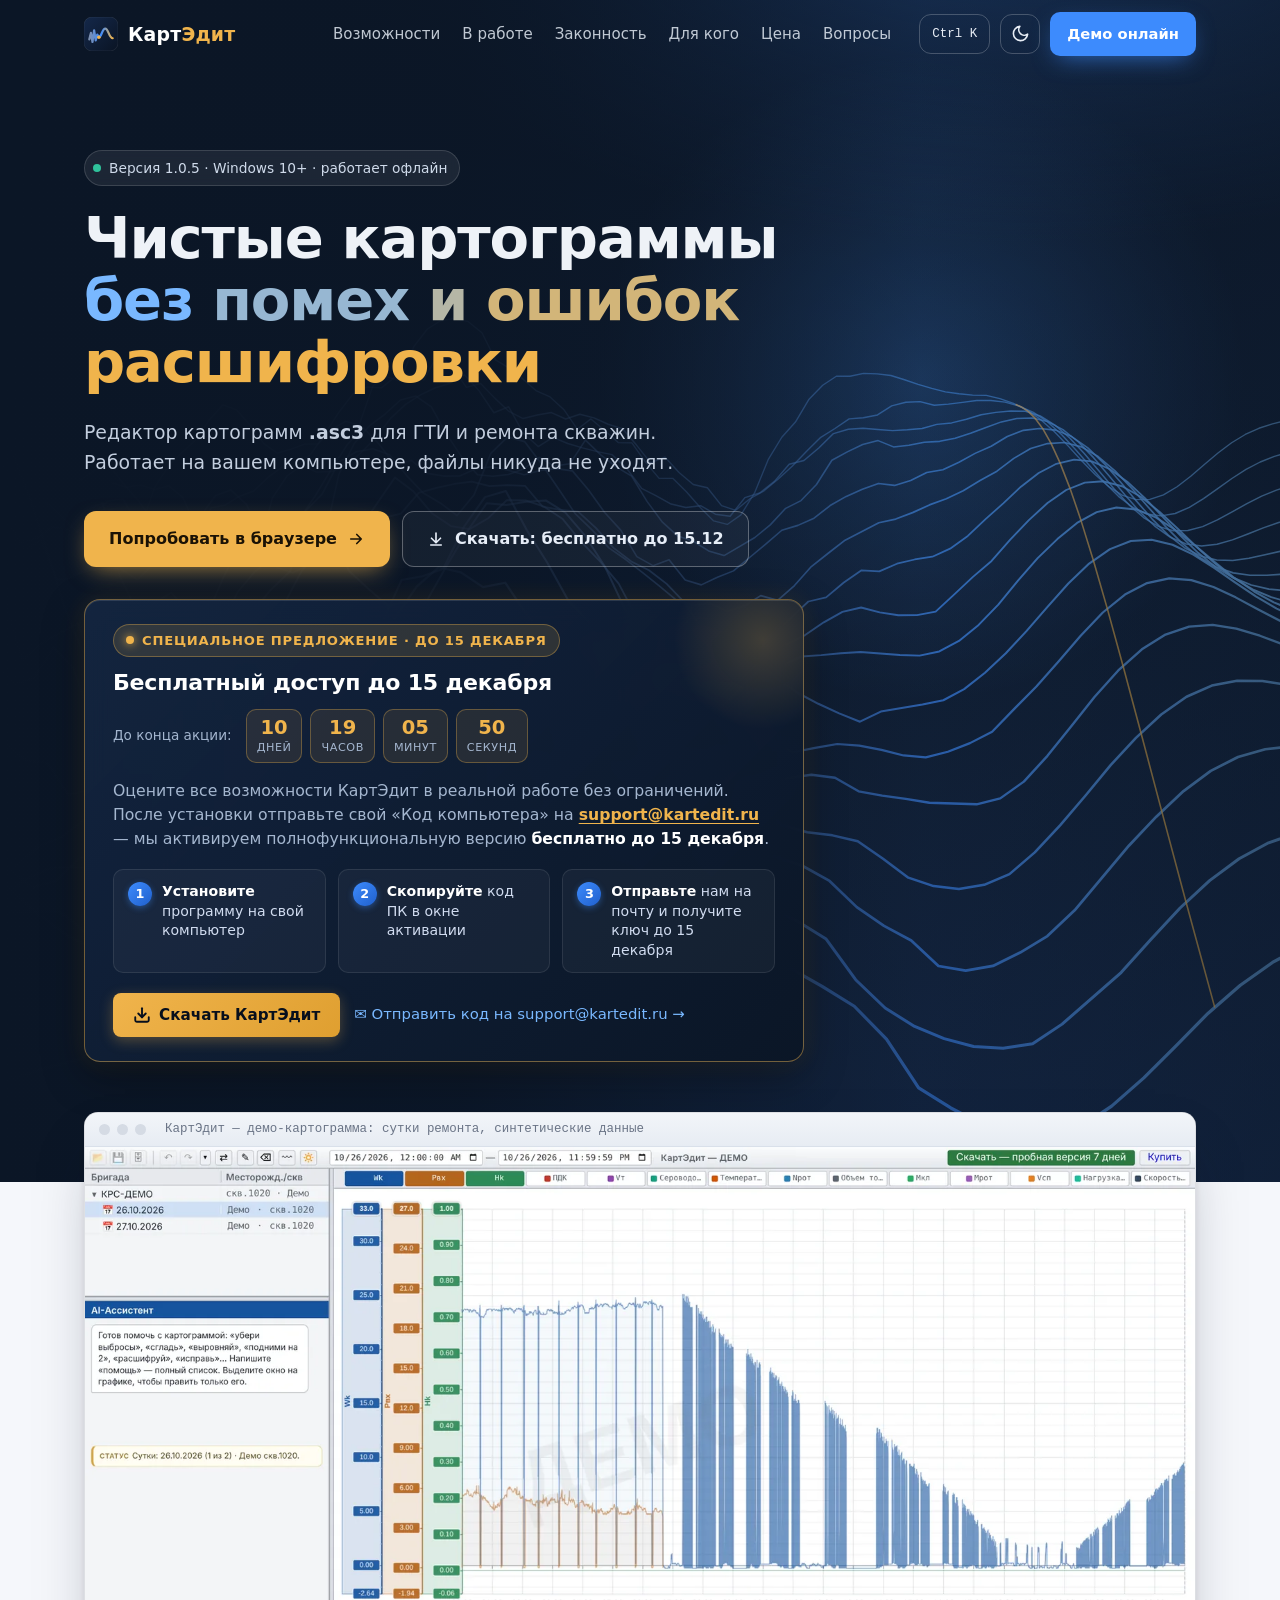
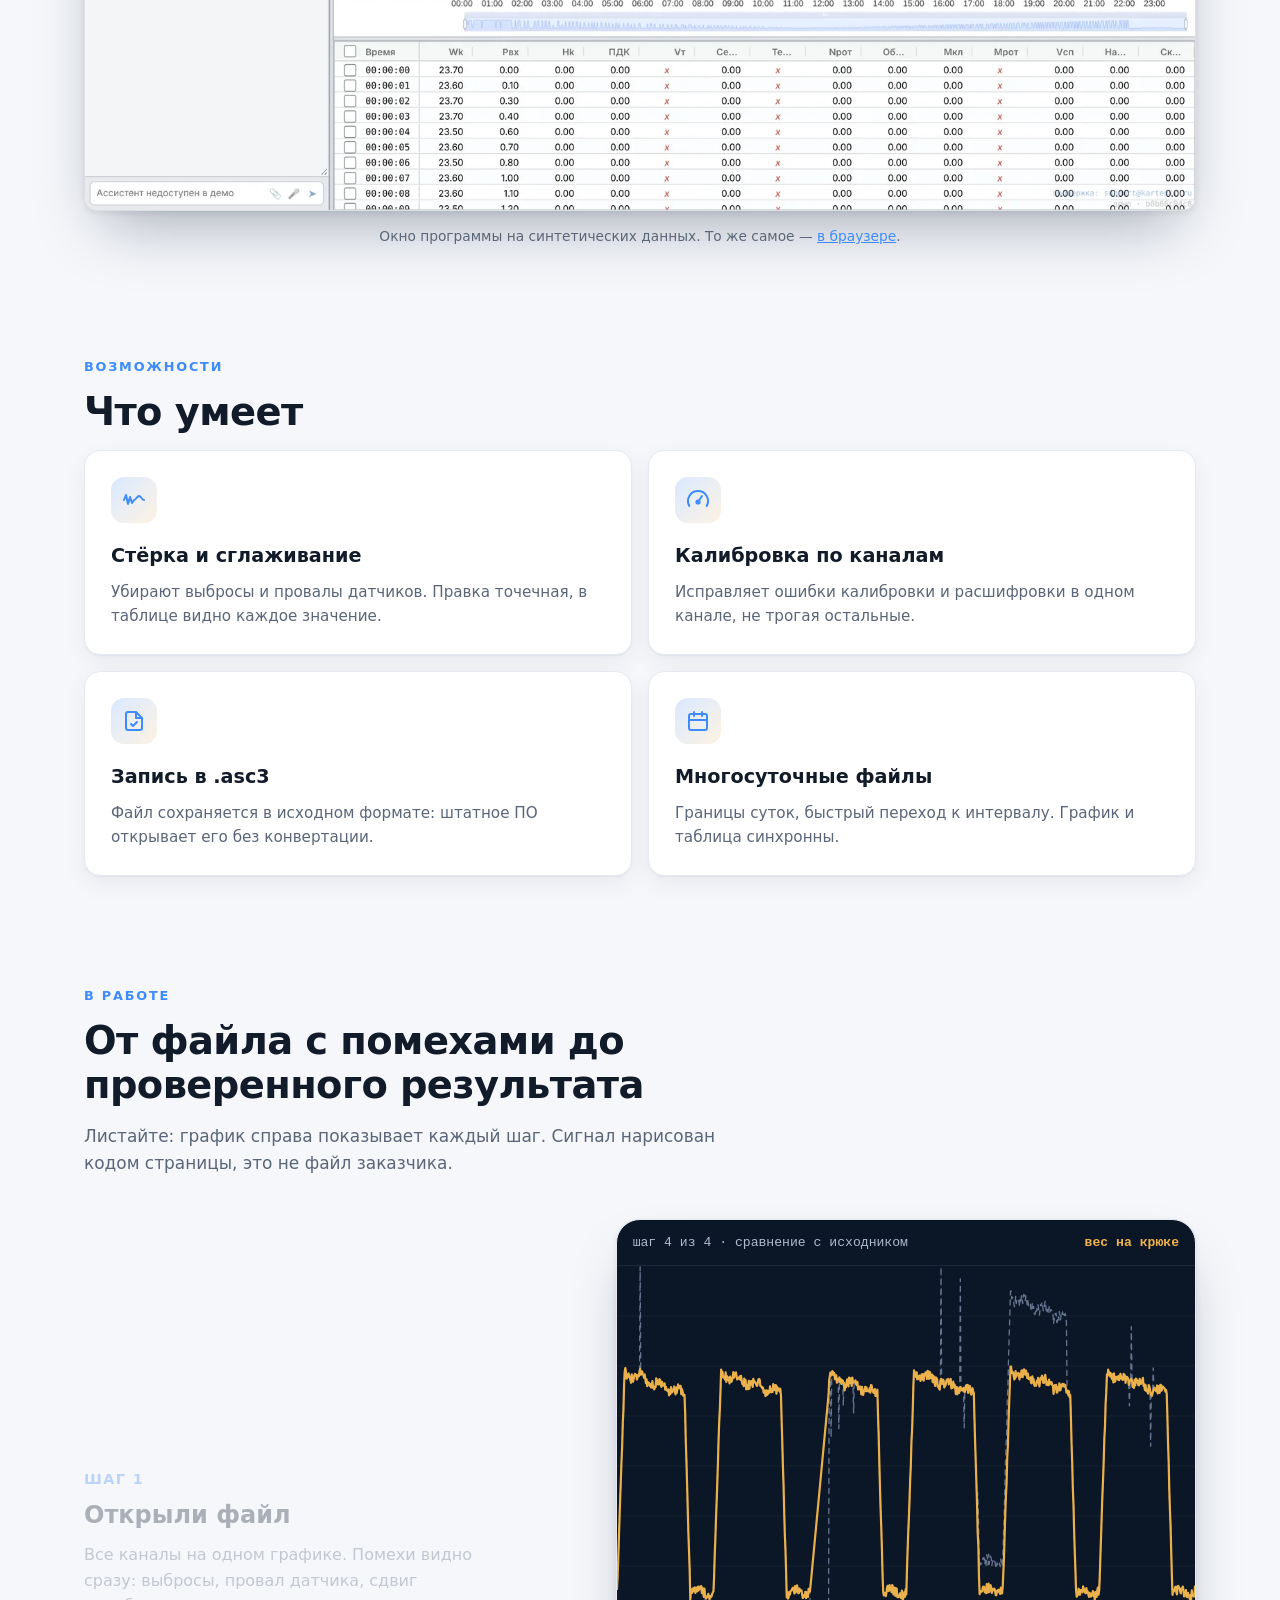
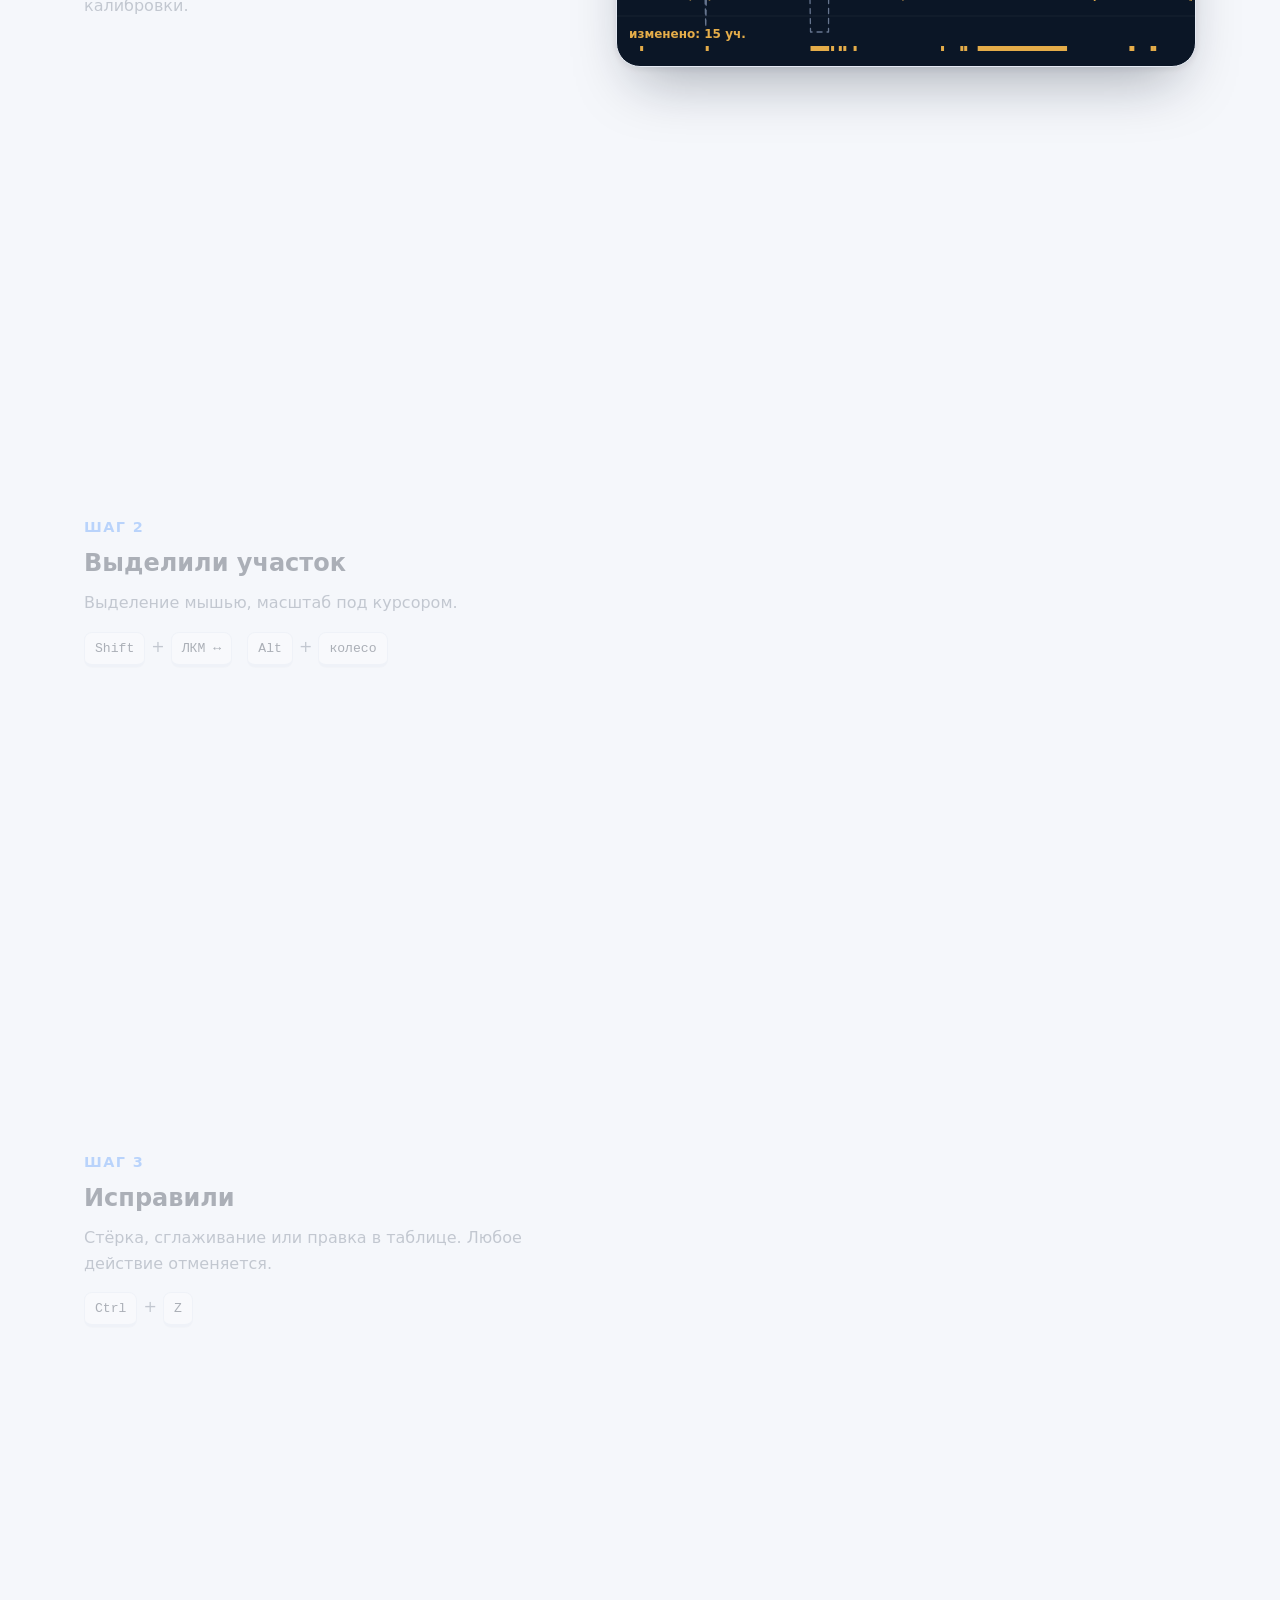
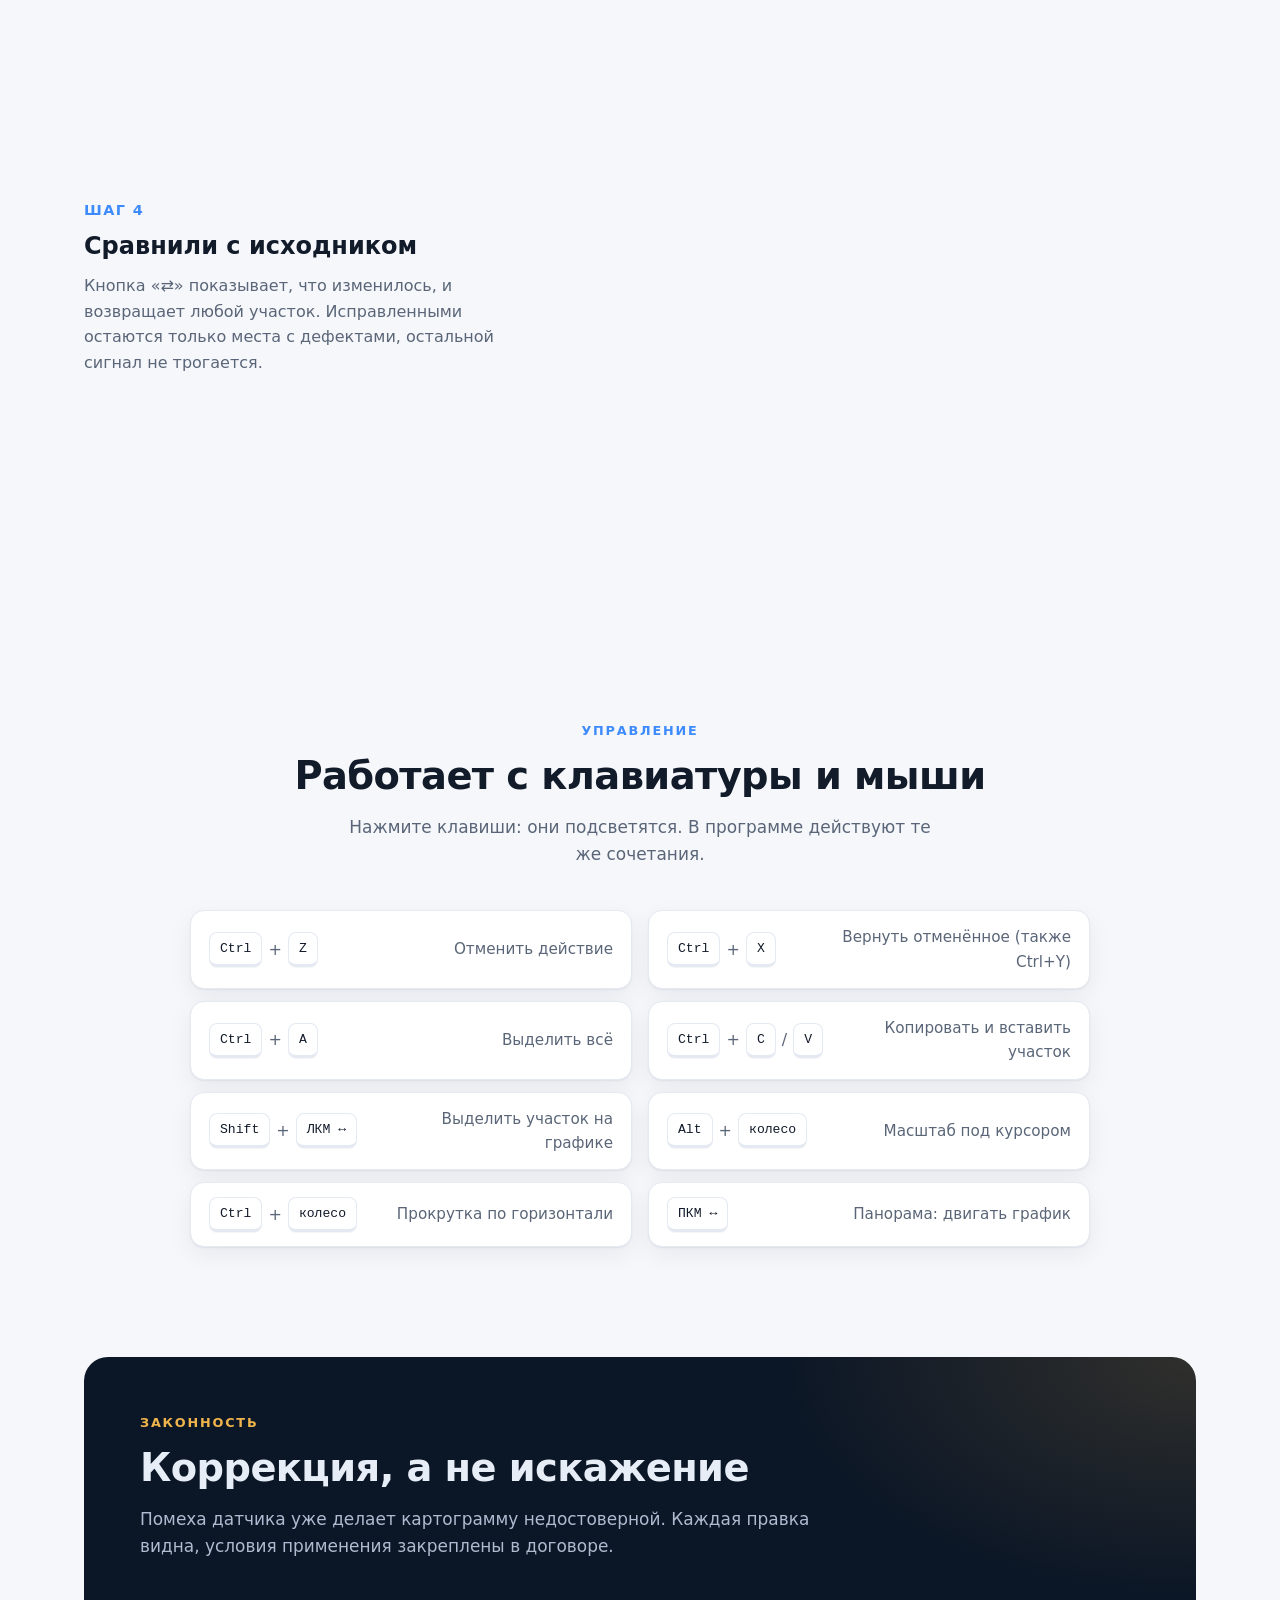
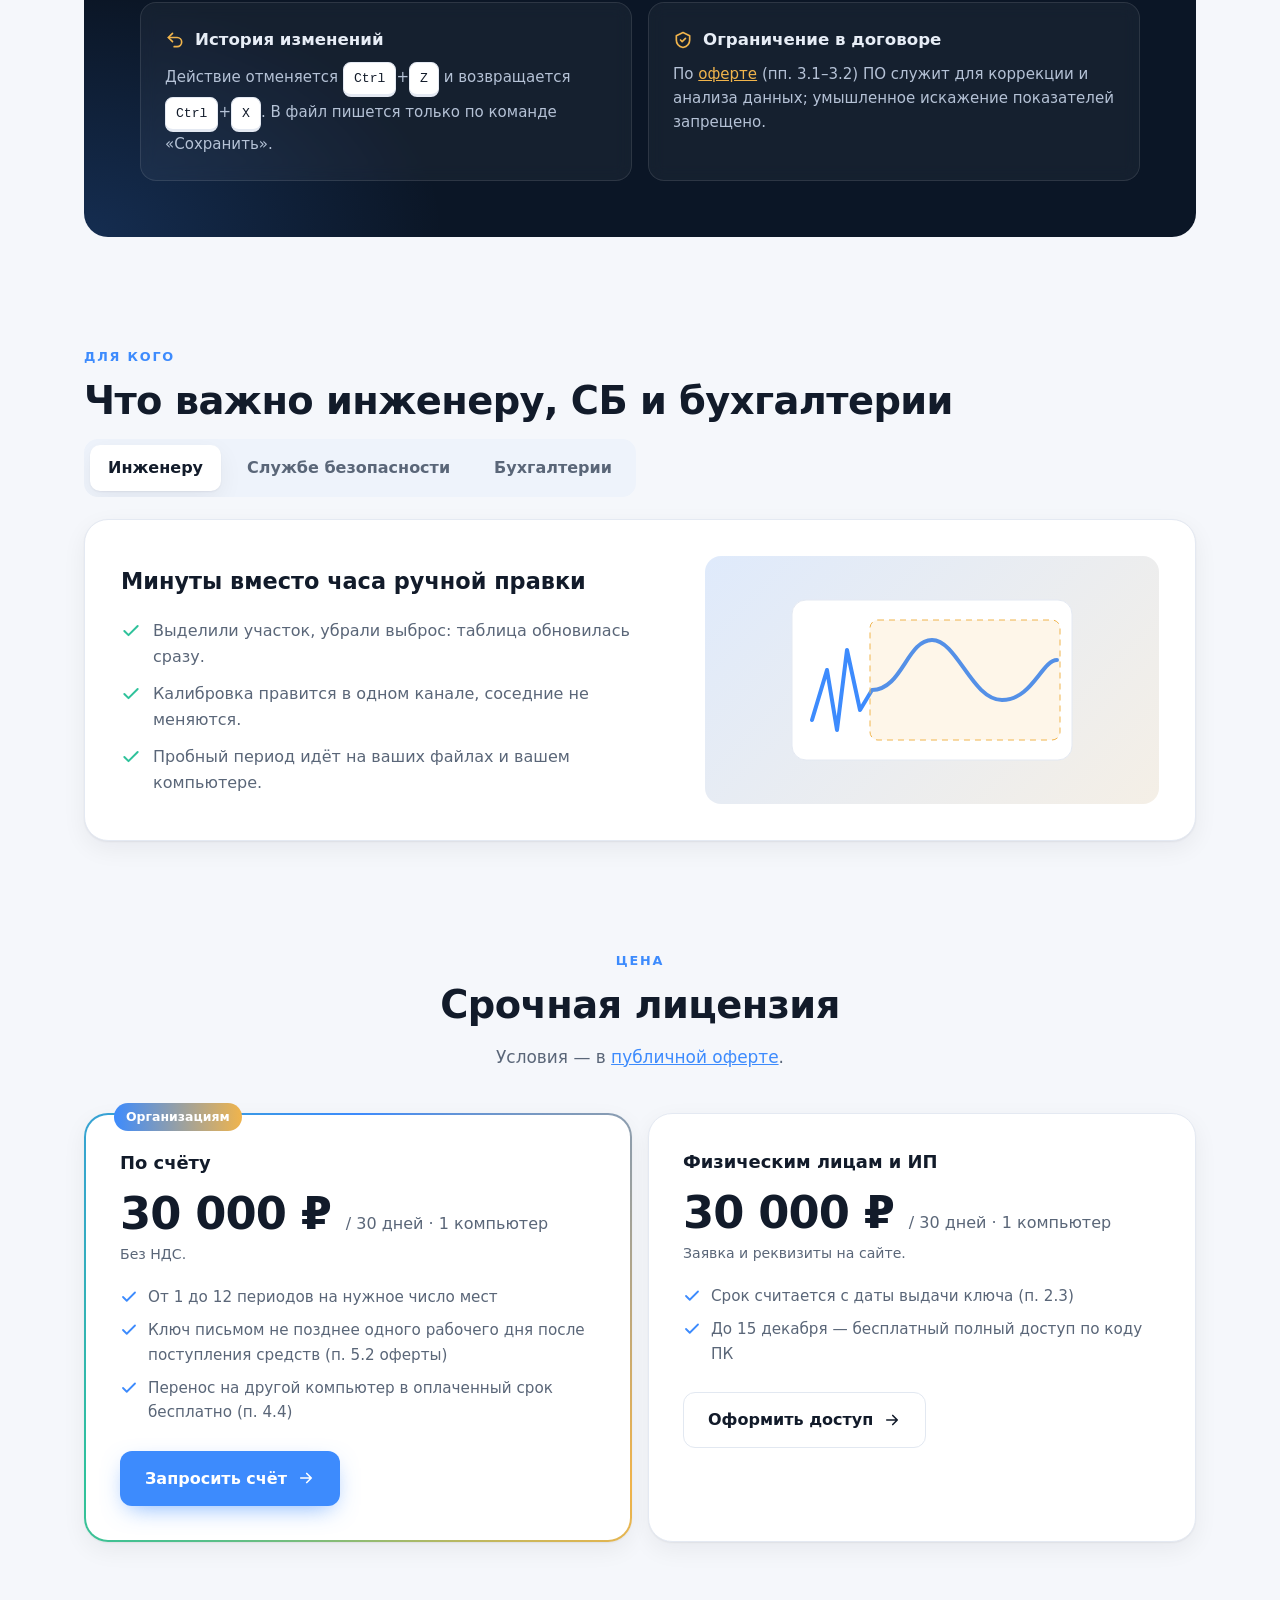
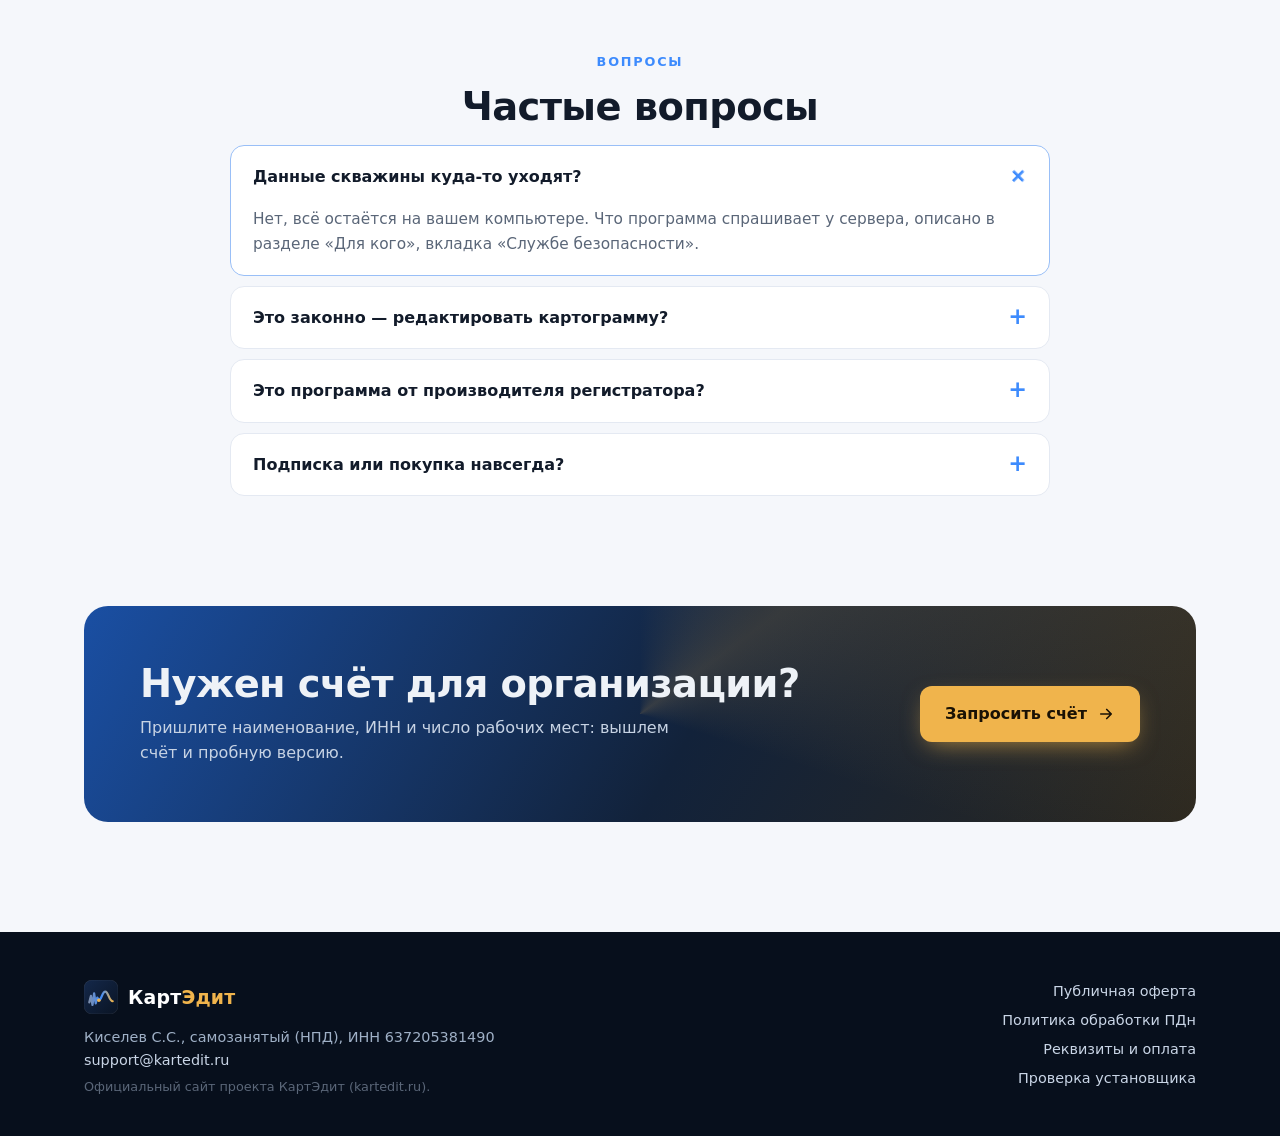
<file: index.html>
<!DOCTYPE html>
<html lang="ru" data-theme="light">
<head>
<meta charset="utf-8">
<meta name="viewport" content="width=device-width, initial-scale=1, viewport-fit=cover">
<title>КартЭдит — контроль качества данных телеметрии</title>
<meta name="description" content="Настольное ПО для анализа и коррекции данных телеметрии в формате .asc3. Организациям — договор, счёт и акт, безналичный расчёт. Файлы обрабатываются на вашем компьютере.">
<meta name="theme-color" content="#0b1626">
<meta property="og:title" content="КартЭдит — контроль качества данных телеметрии">
<meta property="og:description" content="Коррекция помех и ошибок расшифровки в картограммах .asc3. Офлайн, на вашем компьютере.">
<meta property="og:image" content="https://kartedit.ru/assets/editor.webp">
<link rel="icon" href="/assets/logo.svg" type="image/svg+xml">
<!-- Сторонние ресурсы не подключаются (§11.1 Политики ПДн): шрифты системные,
     стили, скрипты и картинки — свои, с этого же домена. -->
<style>
  /* ---------- Дизайн-токены (описание — commercial/brand/ДИЗАЙН_СИСТЕМА.md) ---------- */
  :root {
    --navy-900:#070f1c; --navy-800:#0b1626; --navy-700:#12223a; --navy-600:#1b3252;
    --signal:#3d8bfd; --signal-2:#79b8ff; --gold:#f0b44c; --mint:#2fc29b; --noise:#8a9bb8;
    --r-sm:10px; --r-md:16px; --r-lg:24px;
    --shadow-1:0 1px 2px rgba(10,20,40,.06),0 8px 24px rgba(10,20,40,.06);
    --shadow-2:0 2px 6px rgba(10,20,40,.08),0 30px 60px -20px rgba(10,20,40,.35);
    --ease:cubic-bezier(.2,.7,.2,1);
    --font:"Segoe UI Variable Text","Segoe UI",system-ui,-apple-system,Roboto,"Helvetica Neue",Arial,sans-serif;
    --font-d:"Segoe UI Variable Display","Segoe UI",system-ui,-apple-system,Roboto,sans-serif;
    --mono:"Cascadia Mono",Consolas,"SFMono-Regular",Menlo,monospace;
  }
  :root, [data-theme="light"] {
    --bg:#f5f7fb; --bg-2:#ffffff; --tx:#121b2a; --mut:#5a6678; --line:#e2e8f1;
    --card:#ffffff; --card-line:#e4e9f2; --glass:rgba(255,255,255,.72); --chip:#eef3fb;
  }
  [data-theme="dark"] {
    --bg:#08111f; --bg-2:#0c1729; --tx:#e7edf6; --mut:#97a6bc; --line:#1c2c44;
    --card:#0f1c31; --card-line:#1e3050; --glass:rgba(10,20,36,.72); --chip:#13243d;
    --shadow-1:0 1px 2px rgba(0,0,0,.3),0 8px 24px rgba(0,0,0,.25);
  }
  * { box-sizing:border-box; margin:0; }
  html { scroll-behavior:smooth; scroll-padding-top:84px; -webkit-text-size-adjust:100%; }
  body { font-family:var(--font); color:var(--tx); background:var(--bg); line-height:1.6;
         -webkit-font-smoothing:antialiased; overflow-x:hidden; transition:background .3s, color .3s; }
  a { color:var(--signal); }
  img { max-width:100%; display:block; }
  .wrap { max-width:1160px; margin:0 auto; padding:0 24px; }
  .sr { position:absolute; width:1px; height:1px; overflow:hidden; clip:rect(0 0 0 0); }
  :focus-visible { outline:2px solid var(--signal); outline-offset:3px; border-radius:6px; }

  /* ---------- Полоса прогресса прокрутки (scroll-driven animation) ---------- */
  .progress { position:fixed; inset:0 0 auto 0; height:3px; z-index:60; transform-origin:0 50%;
              background:linear-gradient(90deg,var(--signal),var(--gold)); transform:scaleX(0); }
  @supports (animation-timeline: scroll()) {
    .progress { animation:grow linear both; animation-timeline:scroll(root); }
    @keyframes grow { to { transform:scaleX(1); } }
  }

  /* ---------- Шапка: «стекло» ---------- */
  header.top { position:fixed; inset:0 0 auto 0; z-index:50; transition:background .3s, box-shadow .3s; }
  header.top.solid { background:var(--glass); backdrop-filter:saturate(1.6) blur(14px);
                     -webkit-backdrop-filter:saturate(1.6) blur(14px); box-shadow:0 1px 0 var(--line); }
  .nav { display:flex; align-items:center; gap:28px; height:68px; }
  .brand { display:flex; align-items:center; gap:10px; text-decoration:none; color:#fff;
           font-family:var(--font-d); font-weight:800; font-size:1.18rem; letter-spacing:.2px; }
  header.solid .brand { color:var(--tx); }
  .brand b { font-weight:inherit; }
  .brand span { color:var(--gold); }
  .brand svg { width:34px; height:34px; flex:none; }
  .brand .trace { stroke-dasharray:120; stroke-dashoffset:120; animation:draw 1.6s .2s var(--ease) forwards; }
  @keyframes draw { to { stroke-dashoffset:0; } }
  .links { display:flex; gap:22px; margin-left:auto; }
  .links a { color:rgba(232,239,248,.82); text-decoration:none; font-size:.94rem; font-weight:500; }
  header.solid .links a { color:var(--mut); }
  .links a:hover { color:var(--gold) !important; }
  .nav-act { display:flex; align-items:center; gap:10px; }
  .icon-btn { width:40px; height:40px; border-radius:12px; display:grid; place-items:center; cursor:pointer;
              border:1px solid rgba(255,255,255,.22); background:transparent; color:#e8eef6; }
  header.solid .icon-btn { border-color:var(--line); color:var(--tx); }
  .icon-btn svg { width:19px; height:19px; }
  .burger { display:none; }
  /* Мобильное меню — нативный Popover API */
  #menu { margin:76px 16px auto auto; padding:10px; border:1px solid var(--line); border-radius:var(--r-md);
          background:var(--bg-2); color:var(--tx); box-shadow:var(--shadow-2); min-width:220px; }
  #menu a { display:block; padding:10px 14px; color:var(--tx); text-decoration:none; border-radius:10px; }
  #menu a:hover { background:var(--chip); }
  #menu::backdrop { background:rgba(5,10,20,.35); backdrop-filter:blur(2px); }

  /* ---------- Кнопки ---------- */
  .btn { --b:var(--signal); display:inline-flex; align-items:center; gap:10px; text-decoration:none;
         font-weight:650; font-size:1rem; padding:14px 24px; border-radius:12px; border:1px solid transparent;
         transition:transform .2s var(--ease), box-shadow .2s, background .2s; cursor:pointer; }
  .btn svg { width:18px; height:18px; }
  .btn.main { background:var(--b); color:#fff; box-shadow:0 8px 24px -8px rgba(61,139,253,.7); }
  .btn.main:hover { transform:translateY(-2px); box-shadow:0 14px 30px -10px rgba(61,139,253,.85); }
  .btn.gold { background:var(--gold); color:#1a1205; box-shadow:0 8px 24px -8px rgba(240,180,76,.7); }
  .btn.gold:hover { transform:translateY(-2px); }
  .btn.ghost { color:#e6edf7; border-color:rgba(255,255,255,.3); background:rgba(255,255,255,.04); }
  .btn.ghost:hover { background:rgba(255,255,255,.1); }
  .btn.line { color:var(--tx); border-color:var(--line); background:var(--bg-2); }
  .btn.line:hover { border-color:var(--signal); }
  .btn.sm { padding:9px 16px; font-size:.92rem; border-radius:10px; }

  /* ---------- Первый экран ---------- */
  .hero { position:relative; overflow:hidden; color:#eef2f7; isolation:isolate;
          background:radial-gradient(1200px 600px at 80% -10%,#1d3d6c 0%,transparent 60%),
                     linear-gradient(165deg,var(--navy-800) 0%,var(--navy-700) 65%,#15294a 100%); }
  /* Сцена «лента данных»: свой код на canvas, без сторонних библиотек.
     При «уменьшить движение» — один статический кадр. */
  #ribbon { position:absolute; inset:0; width:100%; height:100%; display:block; z-index:-2; }
  .hero::after { content:""; position:absolute; inset:0; pointer-events:none; z-index:-1;
                 background:linear-gradient(90deg,var(--navy-800) 0%,rgba(11,22,38,.9) 36%,
                            rgba(11,22,38,.25) 72%,rgba(11,22,38,.5) 100%); }
  .hero-in { padding:150px 0 120px; max-width:720px; }
  .eyebrow { display:inline-flex; align-items:center; gap:8px; padding:6px 12px 6px 8px; border-radius:999px;
             background:rgba(255,255,255,.07); border:1px solid rgba(255,255,255,.14); font-size:.86rem;
             color:#cfdaea; margin-bottom:22px; backdrop-filter:blur(6px); }
  .eyebrow i { width:8px; height:8px; border-radius:50%; background:var(--mint);
               box-shadow:0 0 0 0 rgba(47,194,155,.6); animation:ping 2.4s infinite; }
  @keyframes ping { 70%,100% { box-shadow:0 0 0 10px rgba(47,194,155,0); } }
  h1 { font-family:var(--font-d); font-size:clamp(2.1rem,4.6vw,3.6rem); line-height:1.08; font-weight:800;
       letter-spacing:-.02em; margin-bottom:22px; text-wrap:balance; }
  h1 .grad { background:linear-gradient(90deg,var(--signal-2),var(--gold)); -webkit-background-clip:text;
             background-clip:text; color:transparent; }
  .lead { font-size:clamp(1.02rem,1.5vw,1.18rem); color:#c3cede; margin-bottom:34px; max-width:620px; text-wrap:pretty; }
  .btns { display:flex; gap:12px; flex-wrap:wrap; }

  /* ---------- Скриншот: окно, которое «ложится» при прокрутке ---------- */
  .stage { position:relative; margin-top:-70px; perspective:1600px; z-index:3; }
  .window { border-radius:14px; overflow:hidden; background:#fff; box-shadow:var(--shadow-2);
            border:1px solid rgba(15,30,60,.14); transform-origin:50% 0; }
  .window .bar { height:34px; background:linear-gradient(#f2f5f9,#e7ecf3); display:flex; align-items:center;
                 gap:7px; padding:0 14px; border-bottom:1px solid #d9e0ea; }
  .window .bar i { width:11px; height:11px; border-radius:50%; background:#d5dbe4; }
  .window .bar span { margin-left:12px; font-size:.78rem; color:#6a7486; font-family:var(--mono); }
  .window img { width:100%; height:auto; aspect-ratio:1600/955; }
  @supports (animation-timeline: view()) {
    .window { animation:lay linear both; animation-timeline:view(); animation-range:entry 0% cover 45%; }
    @keyframes lay { from { transform:rotateX(24deg) scale(.92); opacity:.55; } to { transform:none; opacity:1; } }
  }
  .caption { text-align:center; color:var(--mut); font-size:.86rem; margin-top:14px; }

  /* ---------- Секции ---------- */
  section { padding:110px 0 0; }
  .kicker { font-size:.8rem; letter-spacing:.14em; text-transform:uppercase; color:var(--signal); font-weight:700; margin-bottom:12px; }
  h2 { font-family:var(--font-d); font-size:clamp(1.6rem,3vw,2.4rem); line-height:1.15; letter-spacing:-.015em;
       margin-bottom:16px; text-wrap:balance; }
  .sub { color:var(--mut); font-size:1.06rem; max-width:680px; margin-bottom:42px; text-wrap:pretty; }
  .center { text-align:center; } .center .sub { margin-inline:auto; }

  /* Появление при прокрутке: CSS view-timeline, иначе — IntersectionObserver.
     Без JS и без поддержки всё видно сразу. */
  @supports (animation-timeline: view()) {
    .rv { animation:rise linear both; animation-timeline:view(); animation-range:entry 5% cover 28%; }
  }
  html.io .rv { opacity:0; transform:translateY(28px); transition:opacity .8s var(--ease), transform .8s var(--ease); }
  html.io .rv.in { opacity:1; transform:none; }
  @keyframes rise { from { opacity:0; transform:translateY(34px); } to { opacity:1; transform:none; } }

  /* ---------- Карточки (bento) с 3D-наклоном и «прожектором» ---------- */
  .bento { display:grid; grid-template-columns:repeat(6,1fr); gap:16px; }
  .card { --rx:0deg; --ry:0deg; --mx:50%; --my:50%; position:relative; grid-column:span 2; container-type:inline-size;
          background:var(--card); border:1px solid var(--card-line); border-radius:var(--r-md); padding:26px;
          box-shadow:var(--shadow-1); transform:perspective(900px) rotateX(var(--rx)) rotateY(var(--ry));
          transition:transform .25s var(--ease), border-color .25s; overflow:hidden; }
  .card::before { content:""; position:absolute; inset:0; pointer-events:none; opacity:0; transition:opacity .3s;
                  background:radial-gradient(380px circle at var(--mx) var(--my),rgba(61,139,253,.13),transparent 60%); }
  .card:hover { border-color:color-mix(in srgb,var(--signal) 45%,var(--card-line)); }
  .card:hover::before { opacity:1; }
  .card.wide { grid-column:span 3; }
  .card .ic { width:46px; height:46px; border-radius:13px; display:grid; place-items:center; margin-bottom:18px;
              background:linear-gradient(135deg,color-mix(in srgb,var(--signal) 20%,transparent),color-mix(in srgb,var(--gold) 18%,transparent));
              color:var(--signal); }
  .card .ic svg { width:24px; height:24px; }
  .card h3 { font-size:1.08rem; margin-bottom:8px; font-family:var(--font-d); }
  .card p { color:var(--mut); font-size:.95rem; }
  .card p + p { margin-top:10px; }
  .card .kbd { font-family:var(--mono); font-size:.8rem; padding:2px 7px; border-radius:6px; background:var(--chip);
               border:1px solid var(--card-line); color:var(--tx); }
  @container (min-width:420px) { .card h3 { font-size:1.2rem; } }

  /* ---------- Законность ---------- */
  .legal { position:relative; border-radius:var(--r-lg); padding:56px; color:#e7edf6; overflow:hidden;
           background:radial-gradient(700px 400px at 100% 0%,rgba(240,180,76,.16),transparent 60%),
                      radial-gradient(600px 400px at 0% 100%,rgba(61,139,253,.2),transparent 60%),var(--navy-800); }
  .legal .kicker { color:var(--gold); }
  .legal .sub { color:#aebbd0; }
  .legal-grid { display:grid; grid-template-columns:repeat(3,1fr); gap:16px; }
  .legal-grid.two { grid-template-columns:repeat(2,1fr); }
  .legal-item { background:rgba(255,255,255,.045); border:1px solid rgba(255,255,255,.1); border-radius:var(--r-md);
                padding:24px; backdrop-filter:blur(8px); }
  .legal-item h3 { font-size:1.04rem; margin-bottom:8px; display:flex; gap:10px; align-items:center; }
  .legal-item h3 svg { width:20px; height:20px; color:var(--gold); flex:none; }
  .legal-item p { color:#b5c2d6; font-size:.94rem; }
  .legal-item a { color:var(--gold); }

  /* ---------- Кому ---------- */
  .tabs { display:flex; gap:8px; padding:6px; border-radius:14px; background:var(--chip); width:max-content; max-width:100%;
          overflow-x:auto; margin-bottom:22px; scrollbar-width:none; }
  .tabs button { border:0; background:transparent; color:var(--mut); font:inherit; font-weight:600; padding:10px 18px;
                 border-radius:10px; cursor:pointer; white-space:nowrap; transition:background .2s,color .2s; }
  .tabs button[aria-selected="true"] { background:var(--bg-2); color:var(--tx); box-shadow:var(--shadow-1); }
  .panel { display:grid; grid-template-columns:1.1fr .9fr; gap:28px; align-items:center; background:var(--card);
           border:1px solid var(--card-line); border-radius:var(--r-lg); padding:36px; box-shadow:var(--shadow-1); }
  .panel[hidden] { display:none; }
  .panel h3 { font-family:var(--font-d); font-size:1.4rem; margin-bottom:12px; }
  .panel ul { list-style:none; padding:0; display:grid; gap:12px; margin-top:18px; }
  .panel li { display:flex; gap:12px; color:var(--mut); }
  .panel li svg { flex:none; width:20px; height:20px; color:var(--mint); margin-top:3px; }
  .panel .art { border-radius:var(--r-md); min-height:220px; display:grid; place-items:center; padding:24px;
                background:linear-gradient(135deg,color-mix(in srgb,var(--signal) 12%,var(--bg)),color-mix(in srgb,var(--gold) 12%,var(--bg))); }
  .panel .art svg { width:100%; max-width:300px; height:auto; }

  /* ---------- Цена ---------- */
  .price-wrap { display:grid; grid-template-columns:1fr 1fr; gap:16px; }
  .price { position:relative; border-radius:var(--r-lg); padding:34px; background:var(--card); border:1px solid var(--card-line);
           box-shadow:var(--shadow-1); }
  .price.hi { border:1px solid transparent; background:linear-gradient(var(--card),var(--card)) padding-box,
              linear-gradient(135deg,var(--signal),var(--gold)) border-box; }
  .price .tag { position:absolute; top:-12px; left:28px; padding:4px 12px; border-radius:999px; font-size:.78rem; font-weight:700;
                background:linear-gradient(90deg,var(--signal),var(--gold)); color:#fff; }
  .price h3 { font-size:1.12rem; margin-bottom:6px; }
  .price .amt { font-family:var(--font-d); font-size:2.8rem; font-weight:800; letter-spacing:-.02em; line-height:1.1; margin:12px 0 4px; }
  .price .amt small { font-size:1rem; font-weight:500; color:var(--mut); letter-spacing:0; }
  .price ul { list-style:none; padding:0; margin:20px 0 26px; display:grid; gap:9px; }
  .price li { display:flex; gap:10px; color:var(--mut); font-size:.95rem; }
  .price li svg { flex:none; width:18px; height:18px; color:var(--signal); margin-top:3px; }
  .muted { color:var(--mut); font-size:.88rem; }

  /* ---------- Вопросы ---------- */
  .faq { max-width:820px; margin:0 auto; display:grid; gap:10px; }
  details { background:var(--card); border:1px solid var(--card-line); border-radius:14px; padding:0 22px;
            transition:border-color .2s; }
  details[open] { border-color:color-mix(in srgb,var(--signal) 45%,var(--card-line)); }
  summary { cursor:pointer; list-style:none; padding:18px 0; font-weight:600; display:flex; justify-content:space-between; gap:16px; }
  summary::-webkit-details-marker { display:none; }
  summary::after { content:"+"; font-size:1.4rem; line-height:1; color:var(--signal); transition:transform .25s var(--ease); }
  details[open] summary::after { transform:rotate(45deg); }
  details p { color:var(--mut); padding-bottom:18px; font-size:.96rem; }
  details::details-content { block-size:0; overflow:clip; transition:block-size .35s var(--ease), content-visibility .35s allow-discrete; }
  details[open]::details-content { block-size:auto; }
  @supports (interpolate-size: allow-keywords) { :root { interpolate-size:allow-keywords; } }

  /* ---------- Призыв ---------- */
  .cta { margin:110px 0 0; border-radius:var(--r-lg); padding:56px; display:flex; align-items:center; justify-content:space-between;
         gap:28px; flex-wrap:wrap; color:#eef2f7; position:relative; overflow:hidden;
         background:linear-gradient(120deg,#1a4fa3 0%,var(--navy-700) 55%,#3a2a0d 130%); }
  .cta::before { content:""; position:absolute; inset:-40%; background:conic-gradient(from 0deg,transparent,rgba(240,180,76,.16),transparent 30%);
                 animation:spin 14s linear infinite; }
  @keyframes spin { to { transform:rotate(360deg); } }
  .cta > * { position:relative; }
  .cta h2 { margin-bottom:8px; }
  .cta p { color:#c7d3e4; max-width:560px; }
  .cta p a { color:var(--gold); }

  /* ---------- Подвал ---------- */
  footer { margin-top:110px; background:var(--navy-900); color:#9fb0c6; font-size:.9rem; padding:48px 0 40px; }
  footer a { color:#c9d5e6; text-decoration:none; } footer a:hover { color:var(--gold); }
  footer .row { display:flex; justify-content:space-between; gap:24px; flex-wrap:wrap; align-items:flex-start; }
  footer .brand { color:#fff; margin-bottom:12px; }
  footer nav { display:flex; flex-direction:column; gap:6px; text-align:right; }

  /* ---------- Адаптивность ---------- */
  @media (max-width:960px) {
    .links { display:none; } .burger { display:grid; }
    .bento { grid-template-columns:1fr 1fr; } .card, .card.wide { grid-column:span 1; }
    .legal-grid, .legal-grid.two { grid-template-columns:1fr; }
    .panel { grid-template-columns:1fr; } .panel .art { display:none; }
    }
  @media (max-width:640px) {
    .wrap { padding:0 16px; }
    .hero-in { padding:116px 0 100px; }
    .hero::after { background:linear-gradient(90deg,var(--navy-800) 0%,rgba(11,22,38,.88) 60%,rgba(11,22,38,.7) 100%); }
    .nav-act .btn { display:none; }
    .bento, .price-wrap { grid-template-columns:1fr; }
    .legal, .cta { padding:32px 22px; } .panel { padding:24px; } .price { padding:28px 22px; }
    section { padding-top:80px; }
    footer nav { text-align:left; }
    .btns .btn { flex:1 1 100%; justify-content:center; }
  }
  @media (prefers-reduced-motion: reduce) {
    *, *::before, *::after { animation:none !important; transition:none !important; }
    h1 .w { opacity:1; transform:none; }
    html { scroll-behavior:auto; }
    .brand .trace { stroke-dashoffset:0; }
  }

  /* ---------- Свежие приёмы (см. ДИЗАЙН_СИСТЕМА.md, п. 5) ---------- */
  @property --ang { syntax:"<angle>"; initial-value:0deg; inherits:false; }
  .price.hi { border:2px solid transparent; animation:rot 8s linear infinite;
              background:linear-gradient(var(--card),var(--card)) padding-box,
                         conic-gradient(from var(--ang),var(--signal),var(--gold),var(--mint),var(--signal)) border-box; }
  @keyframes rot { to { --ang:360deg; } }
  .hero::before { content:""; position:absolute; inset:0; z-index:-1; pointer-events:none; mix-blend-mode:screen;
                  background:radial-gradient(520px circle at var(--px,72%) var(--py,32%),rgba(61,139,253,.28),transparent 62%); }
  h1 .w { display:inline-block; opacity:0; transform:translateY(.55em); animation:wd .9s var(--ease) forwards;
          animation-delay:calc(var(--i)*.08s + .12s); }
  h1 .grad .w { color:color-mix(in srgb,var(--signal-2),var(--gold) calc(var(--k)*25%)); }
  @keyframes wd { to { opacity:1; transform:none; } }
  .btn.mag { transition:transform .25s var(--ease), box-shadow .2s, background .2s; will-change:transform; }

  /* Сценарий «как это выглядит»: холст приклеен, шаги листаются */
  .story { display:grid; grid-template-columns:minmax(0,5fr) minmax(0,6fr); gap:48px; align-items:start; }
  .story-stage { position:sticky; top:96px; order:2; }
  .stage-card { border-radius:var(--r-lg); overflow:hidden; background:var(--navy-800); border:1px solid var(--card-line); box-shadow:var(--shadow-2); }
  .stage-card .hd { display:flex; justify-content:space-between; gap:12px; padding:12px 16px; color:#aebbd0; font-size:.82rem;
                    border-bottom:1px solid rgba(255,255,255,.08); font-family:var(--mono); }
  .stage-card .hd b { color:var(--gold); font-weight:600; }
  .stage-card canvas { display:block; width:100%; height:400px; }
  .st { min-height:72vh; display:flex; flex-direction:column; justify-content:center; opacity:.32; transition:opacity .45s; }
  .st.on { opacity:1; }
  .st .num { font-family:var(--font-d); font-weight:800; font-size:.9rem; color:var(--signal); letter-spacing:.1em; margin-bottom:10px; }
  .st h3 { font-family:var(--font-d); font-size:1.5rem; line-height:1.2; margin-bottom:12px; }
  .st p { color:var(--mut); max-width:440px; }
  .st .kc { margin-top:16px; }
  kbd { font-family:var(--mono); font-size:.82rem; display:inline-block; min-width:2.1em; text-align:center; padding:5px 10px;
        border-radius:8px; color:var(--tx); background:var(--bg-2); border:1px solid var(--card-line);
        border-bottom-width:3px; box-shadow:0 1px 0 rgba(0,0,0,.04); transition:transform .08s, background .12s, border-color .12s; }
  kbd.on { transform:translateY(2px); border-bottom-width:1px; background:var(--gold); border-color:var(--gold); color:#1a1205; }
  .kc i, .kcaps i { font-style:normal; color:var(--mut); margin:0 6px; }

  .keys { display:grid; grid-template-columns:repeat(2,1fr); gap:12px 16px; max-width:900px; margin:0 auto; }
  .krow { display:flex; align-items:center; justify-content:space-between; gap:16px; background:var(--card); border:1px solid var(--card-line);
          border-radius:14px; padding:14px 18px; box-shadow:var(--shadow-1); }
  .krow > span { color:var(--mut); font-size:.95rem; text-align:right; }
  .kcaps { display:flex; align-items:center; flex:none; }

  dialog#pal { margin:12vh auto auto; width:min(560px,calc(100vw - 32px)); padding:0; border:1px solid var(--line); border-radius:var(--r-md);
               background:var(--bg-2); color:var(--tx); box-shadow:var(--shadow-2); overflow:hidden; }
  dialog#pal::backdrop { background:rgba(5,10,20,.5); backdrop-filter:blur(3px); }
  #pal input { width:100%; border:0; outline:0; padding:18px 20px; font:inherit; font-size:1.05rem; background:transparent; color:inherit;
               border-bottom:1px solid var(--line); }
  #pal ul { list-style:none; padding:8px; margin:0; max-height:50vh; overflow:auto; }
  #pal li a { display:flex; justify-content:space-between; gap:12px; padding:11px 14px; border-radius:10px; color:var(--tx); text-decoration:none; }
  #pal li a:hover, #pal li a.sel { background:var(--chip); }
  #pal li small { color:var(--mut); }
  .kbtn { width:auto; padding:0 12px; font-family:var(--mono); font-size:.78rem; }

  @media (max-width:960px) {
    .story { grid-template-columns:1fr; gap:0; }
    .story-stage { order:-1; top:68px; z-index:5; padding-bottom:8px; background:var(--bg); }
    .stage-card canvas { height:230px; }
    .st { min-height:58vh; }
    .keys { grid-template-columns:1fr; }
    .kbtn { display:none; }
  }
  /* Смена темы через View Transitions: круг от кнопки */
  ::view-transition-old(root), ::view-transition-new(root) { animation:none; mix-blend-mode:normal; }

  /* ---------- Дизайнерский промо-баннер (Акция: Бесплатный доступ до 15 декабря) ---------- */
  .promo-banner {
    margin: 32px 0 0;
    background: linear-gradient(135deg, rgba(20, 38, 66, 0.9) 0%, rgba(11, 22, 38, 0.96) 100%);
    border: 1px solid rgba(240, 180, 76, 0.45);
    border-radius: var(--r-md);
    padding: 24px 28px;
    box-shadow: 0 14px 40px rgba(0, 0, 0, 0.35), 0 0 24px rgba(240, 180, 76, 0.12), inset 0 1px 0 rgba(255, 255, 255, 0.12);
    position: relative;
    overflow: hidden;
    backdrop-filter: blur(14px);
  }
  .promo-banner::before {
    content: "";
    position: absolute;
    top: -50px;
    right: -50px;
    width: 180px;
    height: 180px;
    background: radial-gradient(circle, rgba(240, 180, 76, 0.22) 0%, transparent 70%);
    pointer-events: none;
  }
  .promo-tag {
    display: inline-flex;
    align-items: center;
    gap: 8px;
    background: rgba(240, 180, 76, 0.14);
    border: 1px solid rgba(240, 180, 76, 0.35);
    color: var(--gold);
    font-size: 0.82rem;
    font-weight: 700;
    text-transform: uppercase;
    letter-spacing: 0.06em;
    padding: 5px 12px;
    border-radius: 999px;
    margin-bottom: 12px;
  }
  .promo-dot {
    width: 8px;
    height: 8px;
    border-radius: 50%;
    background: var(--gold);
    box-shadow: 0 0 10px var(--gold);
    animation: promoPulse 2s infinite ease-in-out;
  }
  @keyframes promoPulse {
    0%, 100% { opacity: 1; transform: scale(1); }
    50% { opacity: 0.35; transform: scale(0.8); }
  }
  .promo-h {
    font-size: 1.38rem;
    font-weight: 700;
    color: #ffffff;
    margin: 0 0 8px;
    letter-spacing: -0.01em;
    line-height: 1.3;
  }
  .promo-countdown {
    display: flex;
    flex-wrap: wrap;
    align-items: center;
    gap: 10px;
    margin: 12px 0 16px;
  }
  .promo-cd-label {
    font-size: 0.85rem;
    color: #a4b6cf;
    margin-right: 4px;
  }
  .promo-cd-grid {
    display: inline-flex;
    align-items: center;
    gap: 8px;
  }
  .promo-cd-box {
    min-width: 56px;
    padding: 7px 10px;
    border-radius: var(--r-sm);
    background: rgba(240, 180, 76, 0.1);
    border: 1px solid rgba(240, 180, 76, 0.32);
    text-align: center;
    line-height: 1.15;
  }
  .promo-cd-val {
    display: block;
    font-size: 1.22rem;
    font-weight: 700;
    color: var(--gold);
    font-variant-numeric: tabular-nums;
  }
  .promo-cd-unit {
    display: block;
    font-size: 0.7rem;
    color: #a4b6cf;
    text-transform: uppercase;
    letter-spacing: 0.05em;
    margin-top: 2px;
  }
  .promo-desc {
    color: #a4b6cf;
    font-size: 0.98rem;
    line-height: 1.55;
    margin: 0 0 18px;
  }
  .promo-desc b {
    color: #ffffff;
  }
  .promo-desc a {
    color: var(--gold);
    font-weight: 600;
    text-decoration: underline;
    text-underline-offset: 3px;
  }
  .promo-steps {
    display: grid;
    grid-template-columns: repeat(3, 1fr);
    gap: 12px;
    margin-bottom: 20px;
  }
  .p-step {
    background: rgba(255, 255, 255, 0.04);
    border: 1px solid rgba(255, 255, 255, 0.09);
    border-radius: var(--r-sm);
    padding: 12px 14px;
    display: flex;
    align-items: flex-start;
    gap: 10px;
    transition: transform .2s ease, border-color .2s ease;
  }
  .p-step:hover {
    border-color: rgba(240, 180, 76, 0.3);
    transform: translateY(-2px);
  }
  .p-num {
    flex: none;
    width: 24px;
    height: 24px;
    border-radius: 50%;
    background: linear-gradient(135deg, var(--signal) 0%, #2060cc 100%);
    color: #fff;
    font-size: 0.8rem;
    font-weight: 700;
    display: flex;
    align-items: center;
    justify-content: center;
    box-shadow: 0 2px 6px rgba(61, 139, 253, 0.4);
  }
  .p-txt {
    font-size: 0.88rem;
    color: #d1dcf0;
    line-height: 1.38;
  }
  .p-txt b {
    color: #ffffff;
  }
  .promo-actions {
    display: flex;
    flex-wrap: wrap;
    align-items: center;
    gap: 14px;
  }
  .promo-btn-main {
    background: linear-gradient(135deg, #f0b44c 0%, #df9f30 100%);
    color: #070f1c !important;
    font-weight: 700;
    padding: 10px 20px;
    border-radius: 8px;
    text-decoration: none;
    display: inline-flex;
    align-items: center;
    gap: 8px;
    font-size: 0.95rem;
    box-shadow: 0 4px 14px rgba(240, 180, 76, 0.3);
    transition: transform .2s, box-shadow .2s;
  }
  .promo-btn-main:hover {
    transform: translateY(-1px);
    box-shadow: 0 6px 18px rgba(240, 180, 76, 0.45);
  }
  .promo-btn-sec {
    color: #79b8ff !important;
    text-decoration: none;
    font-size: 0.93rem;
    display: inline-flex;
    align-items: center;
    gap: 6px;
  }
  .promo-btn-sec:hover {
    text-decoration: underline;
  }
  @media (max-width: 768px) {
    .promo-banner { padding: 18px 20px; }
    .promo-steps { grid-template-columns: 1fr; gap: 8px; }
  }


  /* ---------- Верхняя полоса уведомления о зеркале (авария Beget) ---------- */
  .status-bar {
    background: linear-gradient(90deg, #091528 0%, #0d223f 50%, #091528 100%);
    border-bottom: 1px solid rgba(61, 139, 253, 0.4);
    color: #c0d3eb;
    font-size: 0.85rem;
    padding: 9px 16px;
    position: relative;
    z-index: 120;
    box-shadow: 0 4px 16px rgba(0, 0, 0, 0.35);
  }
  .status-bar-in {
    max-width: 1160px;
    margin: 0 auto;
    display: flex;
    align-items: center;
    justify-content: space-between;
    gap: 14px;
    flex-wrap: wrap;
  }
  .status-info {
    display: inline-flex;
    align-items: center;
    gap: 10px;
    flex-wrap: wrap;
    flex: 1;
  }
  .status-pill {
    display: inline-flex;
    align-items: center;
    gap: 6px;
    background: rgba(47, 194, 155, 0.16);
    color: #2fc29b;
    border: 1px solid rgba(47, 194, 155, 0.4);
    padding: 3px 9px;
    border-radius: 999px;
    font-weight: 700;
    font-size: 0.74rem;
    text-transform: uppercase;
    letter-spacing: 0.05em;
    flex: none;
  }
  .status-dot-green {
    width: 6px;
    height: 6px;
    border-radius: 50%;
    background: #2fc29b;
    box-shadow: 0 0 8px #2fc29b;
    animation: promoPulse 2s infinite ease-in-out;
  }
  .status-msg {
    line-height: 1.45;
    color: #bacde3;
  }
  .status-msg b {
    color: #ffffff;
  }
  .status-msg code {
    background: rgba(255, 255, 255, 0.08);
    padding: 1px 5px;
    border-radius: 4px;
    color: var(--gold);
    font-family: var(--mono);
    font-size: 0.82rem;
  }
  .status-right {
    display: inline-flex;
    align-items: center;
    gap: 12px;
    flex: none;
  }
  .status-contact {
    color: #79b8ff !important;
    text-decoration: underline;
    font-size: 0.84rem;
  }
  .status-close {
    background: transparent;
    border: 0;
    color: #7990b5;
    cursor: pointer;
    font-size: 1.15rem;
    padding: 0 4px;
    line-height: 1;
    transition: color .2s;
  }
  .status-close:hover {
    color: #ffffff;
  }
  @media (max-width: 768px) {
    .status-bar { padding: 8px 12px; font-size: 0.8rem; }
    .status-info { gap: 6px; }
  }

</style>
<script>
  // Тема до первой отрисовки — без вспышки. Выбор хранится только в этом браузере.
  (function () {
    var t = null;
    try { t = localStorage.getItem("ke-theme"); } catch (e) {}
    if (!t && window.matchMedia && matchMedia("(prefers-color-scheme: dark)").matches) t = "dark";
    document.documentElement.setAttribute("data-theme", t === "dark" ? "dark" : "light");
    if (!(window.CSS && CSS.supports && CSS.supports("animation-timeline: view()")) && "IntersectionObserver" in window)
      document.documentElement.classList.add("io");
  })();
</script>
</head>
<body>

<svg width="0" height="0" style="position:absolute" aria-hidden="true">
  <symbol id="i-check" viewBox="0 0 24 24" fill="none" stroke="currentColor" stroke-width="2.4" stroke-linecap="round" stroke-linejoin="round"><path d="M20 6 9 17l-5-5"/></symbol>
  <symbol id="i-arrow" viewBox="0 0 24 24" fill="none" stroke="currentColor" stroke-width="2.2" stroke-linecap="round" stroke-linejoin="round"><path d="M5 12h14M13 6l6 6-6 6"/></symbol>
  <symbol id="i-down" viewBox="0 0 24 24" fill="none" stroke="currentColor" stroke-width="2.2" stroke-linecap="round" stroke-linejoin="round"><path d="M12 4v12M6 11l6 6 6-6M5 20h14"/></symbol>
  <symbol id="i-wave" viewBox="0 0 24 24" fill="none" stroke="currentColor" stroke-width="2" stroke-linecap="round" stroke-linejoin="round"><path d="M2 12l2-5 2 9 2-7 2 6 2-3c2 0 3-4 5-4s3 4 5 4"/></symbol>
  <symbol id="i-gauge" viewBox="0 0 24 24" fill="none" stroke="currentColor" stroke-width="2" stroke-linecap="round" stroke-linejoin="round"><path d="M12 14l4-6"/><path d="M3.3 18a10 10 0 1 1 17.4 0"/><circle cx="12" cy="14" r="1.6"/></symbol>
  <symbol id="i-file" viewBox="0 0 24 24" fill="none" stroke="currentColor" stroke-width="2" stroke-linecap="round" stroke-linejoin="round"><path d="M14 3H6a2 2 0 0 0-2 2v14a2 2 0 0 0 2 2h12a2 2 0 0 0 2-2V9z"/><path d="M14 3v6h6M9 15l2 2 4-4"/></symbol>
  <symbol id="i-cal" viewBox="0 0 24 24" fill="none" stroke="currentColor" stroke-width="2" stroke-linecap="round" stroke-linejoin="round"><rect x="3" y="5" width="18" height="16" rx="2"/><path d="M16 3v4M8 3v4M3 11h18"/></symbol>
  <symbol id="i-hook" viewBox="0 0 24 24" fill="none" stroke="currentColor" stroke-width="2" stroke-linecap="round" stroke-linejoin="round"><path d="M12 2v9"/><path d="M12 11a4 4 0 1 1-4 4"/><path d="M8 2h8"/></symbol>
  <symbol id="i-undo" viewBox="0 0 24 24" fill="none" stroke="currentColor" stroke-width="2" stroke-linecap="round" stroke-linejoin="round"><path d="M9 14 4 9l5-5"/><path d="M4 9h10.5a5.5 5.5 0 0 1 0 11H11"/></symbol>
  <symbol id="i-diff" viewBox="0 0 24 24" fill="none" stroke="currentColor" stroke-width="2" stroke-linecap="round" stroke-linejoin="round"><rect x="3" y="3" width="8" height="18" rx="2"/><rect x="13" y="3" width="8" height="18" rx="2"/><path d="M6 8h2M16 8h2M6 12h2M15 12h4"/></symbol>
  <symbol id="i-doc" viewBox="0 0 24 24" fill="none" stroke="currentColor" stroke-width="2" stroke-linecap="round" stroke-linejoin="round"><path d="M12 3 4 7v5c0 5 3.5 8 8 9 4.5-1 8-4 8-9V7z"/><path d="m9 12 2 2 4-4"/></symbol>
  <symbol id="i-off" viewBox="0 0 24 24" fill="none" stroke="currentColor" stroke-width="2" stroke-linecap="round" stroke-linejoin="round"><path d="M2 2l20 20"/><path d="M8.5 16.5a5 5 0 0 1 7 0M5 13a10 10 0 0 1 5.2-2.8M19 13a10 10 0 0 0-2-1.4M2 8.8a15 15 0 0 1 4.2-2.7M22 8.8A15 15 0 0 0 11 5.1"/><circle cx="12" cy="20" r=".6"/></symbol>
  <symbol id="i-win" viewBox="0 0 24 24" fill="currentColor"><path d="M3 5.5 10 4.5v7H3zM11 4.3 21 3v8.5H11zM3 12.5h7v7L3 18.5zM11 12.5h10V21l-10-1.4z"/></symbol>
  <symbol id="i-bill" viewBox="0 0 24 24" fill="none" stroke="currentColor" stroke-width="2" stroke-linecap="round" stroke-linejoin="round"><path d="M6 2h12v20l-3-2-3 2-3-2-3 2z"/><path d="M9 7h6M9 11h6M9 15h4"/></symbol>
  <symbol id="i-sun" viewBox="0 0 24 24" fill="none" stroke="currentColor" stroke-width="2" stroke-linecap="round"><circle cx="12" cy="12" r="4"/><path d="M12 2v2M12 20v2M4.9 4.9l1.4 1.4M17.7 17.7l1.4 1.4M2 12h2M20 12h2M4.9 19.1l1.4-1.4M17.7 6.3l1.4-1.4"/></symbol>
  <symbol id="i-moon" viewBox="0 0 24 24" fill="none" stroke="currentColor" stroke-width="2" stroke-linecap="round" stroke-linejoin="round"><path d="M21 12.8A9 9 0 1 1 11.2 3a7 7 0 0 0 9.8 9.8z"/></symbol>
  <symbol id="i-menu" viewBox="0 0 24 24" fill="none" stroke="currentColor" stroke-width="2.2" stroke-linecap="round"><path d="M4 7h16M4 12h16M4 17h16"/></symbol>
  <symbol id="logo" viewBox="0 0 64 64">
    <defs>
      <linearGradient id="lg-bg" x1="0" y1="0" x2="1" y2="1"><stop offset="0" stop-color="#14284a"/><stop offset="1" stop-color="#0a1424"/></linearGradient>
      <linearGradient id="lg-ln" x1="0" y1="0" x2="1" y2="0"><stop offset="0" stop-color="#7d8fae"/><stop offset=".5" stop-color="#3d8bfd"/><stop offset="1" stop-color="#f0b44c"/></linearGradient>
    </defs>
    <rect width="64" height="64" rx="15" fill="url(#lg-bg)" stroke="rgba(255,255,255,.14)"/>
    <path class="trace" pathLength="120" d="M10 42 L13 30 L16 47 L19 25 L22 44 L25 33 L28 38 C33 38 34 22 40 22 C46 22 47 40 54 40"
          fill="none" stroke="url(#lg-ln)" stroke-width="4.2" stroke-linecap="round" stroke-linejoin="round"/>
    <circle cx="28" cy="38" r="3.4" fill="#f0b44c"/>
  </symbol>
</svg>

<div class="progress" aria-hidden="true"></div>

<!-- mirror-notice disabled: kartedit.ru is now primary on GitHub Pages -->

<header class="top" id="top">
  <div class="wrap nav">
    <a class="brand" href="#" aria-label="КартЭдит — на главную"><svg><use href="#logo"/></svg><b>Карт<span>Эдит</span></b></a>
    <nav class="links" aria-label="Разделы">
      <a href="#features">Возможности</a>
      <a href="#story">В работе</a>
      <a href="#legal">Законность</a>
      <a href="#who">Для кого</a>
      <a href="#price">Цена</a>
      <a href="#faq">Вопросы</a>
    </nav>
    <div class="nav-act">
      <button class="icon-btn kbtn" id="palbtn" type="button" aria-label="Быстрый переход">Ctrl K</button>
      <button class="icon-btn" id="theme" type="button" aria-label="Сменить тему"><svg><use href="#i-moon"/></svg></button>
      <button class="icon-btn burger" type="button" popovertarget="menu" aria-label="Меню"><svg><use href="#i-menu"/></svg></button>
      <a class="btn main sm" href="/demo">Демо онлайн</a>
    </div>
  </div>
</header>
<div id="menu" popover>
  <a href="#features">Возможности</a>
  <a href="#story">В работе</a>
  <a href="#keys">Управление</a>
  <a href="#legal">Законность</a>
  <a href="#who">Для кого</a>
  <a href="#price">Цена</a>
  <a href="#faq">Вопросы</a>
  <a href="/demo">Демо в браузере</a>
</div>

<main>
<div class="hero">
  <canvas id="ribbon" aria-hidden="true"></canvas>
  <div class="wrap">
    <div class="hero-in">
      <div class="eyebrow"><i></i><span>Версия <span id="ver">1.0.5</span> · Windows 10+ · работает офлайн</span></div>
      <h1><span class="w" style="--i:0">Чистые</span> <span class="w" style="--i:1">картограммы</span> <span class="grad"><span class="w" style="--i:2;--k:0">без</span> <span class="w" style="--i:3;--k:1">помех</span> <span class="w" style="--i:4;--k:2">и</span> <span class="w" style="--i:5;--k:3">ошибок</span> <span class="w" style="--i:6;--k:4">расшифровки</span></span></h1>
      <p class="lead">Редактор картограмм <b>.asc3</b> для ГТИ и ремонта скважин.
      Работает на вашем компьютере, файлы никуда не уходят.</p>
      <div class="btns">
        <a class="btn gold mag" href="/demo">Попробовать в браузере <svg><use href="#i-arrow"/></svg></a>
        <a class="btn ghost mag" href="/download"><svg><use href="#i-down"/></svg> Скачать: бесплатно до 15.12</a>
      </div>

      <!-- ========== ДИЗАЙНЕРСКИЙ БАННЕР АКЦИИ: БЕСПЛАТНЫЙ ДОСТУП ДО 15 ДЕКАБРЯ ========== -->
      <div class="promo-banner" id="promo-trial">
        <div class="promo-tag">
          <span class="promo-dot"></span>
          <span>Специальное предложение · До 15 декабря</span>
        </div>
        <h2 class="promo-h">Бесплатный доступ до 15 декабря</h2>
        <div class="promo-countdown" id="promo-countdown" aria-live="polite">
          <span class="promo-cd-label">До конца акции:</span>
          <div class="promo-cd-grid">
            <div class="promo-cd-box"><span class="promo-cd-val" id="cd-days">--</span><span class="promo-cd-unit">дней</span></div>
            <div class="promo-cd-box"><span class="promo-cd-val" id="cd-hours">--</span><span class="promo-cd-unit">часов</span></div>
            <div class="promo-cd-box"><span class="promo-cd-val" id="cd-mins">--</span><span class="promo-cd-unit">минут</span></div>
            <div class="promo-cd-box"><span class="promo-cd-val" id="cd-secs">--</span><span class="promo-cd-unit">секунд</span></div>
          </div>
        </div>
        <p class="promo-desc">
          Оцените все возможности КартЭдит в реальной работе без ограничений. 
          После установки отправьте свой «Код компьютера» на 
          <a href="mailto:support@kartedit.ru?subject=%D0%97%D0%B0%D0%BF%D1%80%D0%BE%D1%81%20%D0%B1%D0%B5%D1%81%D0%BF%D0%BB%D0%B0%D1%82%D0%BD%D0%BE%D0%B3%D0%BE%20%D0%B4%D0%BE%D1%81%D1%82%D1%83%D0%BF%D0%B0%20%D0%B4%D0%BE%2015%20%D0%B4%D0%B5%D0%BA%D0%B0%D0%B1%D1%80%D1%8F&body=%D0%97%D0%B4%D1%80%D0%B0%D0%B2%D1%81%D1%82%D0%B2%D1%83%D0%B9%D1%82%D0%B5!%0A%D0%9F%D1%80%D0%BE%D1%88%D1%83%20%D0%BF%D1%80%D0%B5%D0%B4%D0%BE%D1%81%D1%82%D0%B0%D0%B2%D0%B8%D1%82%D1%8C%20%D0%B1%D0%B5%D1%81%D0%BF%D0%BB%D0%B0%D1%82%D0%BD%D1%8B%D0%B9%20%D0%B4%D0%BE%D1%81%D1%82%D1%83%D0%BF%20%D0%B4%D0%BE%2015%20%D0%B4%D0%B5%D0%BA%D0%B0%D0%B1%D1%80%D1%8F.%0A%D0%9C%D0%BE%D0%B9%20%D0%BA%D0%BE%D0%B4%20%D0%BA%D0%BE%D0%BC%D0%BF%D1%8C%D1%8E%D1%82%D0%B5%D1%80%D0%B0%20(HWID):%20">support@kartedit.ru</a>
          — мы активируем полнофункциональную версию <b>бесплатно до 15 декабря</b>.
        </p>
        <div class="promo-steps">
          <div class="p-step">
            <span class="p-num">1</span>
            <span class="p-txt"><b>Установите</b> программу на свой компьютер</span>
          </div>
          <div class="p-step">
            <span class="p-num">2</span>
            <span class="p-txt"><b>Скопируйте</b> код ПК в окне активации</span>
          </div>
          <div class="p-step">
            <span class="p-num">3</span>
            <span class="p-txt"><b>Отправьте</b> нам на почту и получите ключ до 15 декабря</span>
          </div>
        </div>
        <div class="promo-actions">
          <a class="promo-btn-main" href="/download">
            <svg width="18" height="18" viewBox="0 0 24 24" fill="none" stroke="currentColor" stroke-width="2.5" stroke-linecap="round" stroke-linejoin="round"><path d="M21 15v4a2 2 0 0 1-2 2H5a2 2 0 0 1-2-2v-4"/><polyline points="7 10 12 15 17 10"/><line x1="12" y1="15" x2="12" y2="3"/></svg>
            Скачать КартЭдит
          </a>
          <a class="promo-btn-sec" href="mailto:support@kartedit.ru?subject=%D0%97%D0%B0%D0%BF%D1%80%D0%BE%D1%81%20%D0%B1%D0%B5%D1%81%D0%BF%D0%BB%D0%B0%D1%82%D0%BD%D0%BE%D0%B3%D0%BE%20%D0%B4%D0%BE%D1%81%D1%82%D1%83%D0%BF%D0%B0%20%D0%B4%D0%BE%2015%20%D0%B4%D0%B5%D0%BA%D0%B0%D0%B1%D1%80%D1%8F&body=%D0%97%D0%B4%D1%80%D0%B0%D0%B2%D1%81%D1%82%D0%B2%D1%83%D0%B9%D1%82%D0%B5!%0A%D0%9F%D1%80%D0%BE%D1%88%D1%83%20%D0%BF%D1%80%D0%B5%D0%B4%D0%BE%D1%81%D1%82%D0%B0%D0%B2%D0%B8%D1%82%D1%8C%20%D0%B1%D0%B5%D1%81%D0%BF%D0%BB%D0%B0%D1%82%D0%BD%D1%8B%D0%B9%20%D0%B4%D0%BE%D1%81%D1%82%D1%83%D0%BF%20%D0%B4%D0%BE%2015%20%D0%B4%D0%B5%D0%BA%D0%B0%D0%B1%D1%80%D1%8F.%0A%D0%9C%D0%BE%D0%B9%20%D0%BA%D0%BE%D0%B4%20%D0%BA%D0%BE%D0%BC%D0%BF%D1%8C%D1%8E%D1%82%D0%B5%D1%80%D0%B0%20(HWID):%20">
            ✉ Отправить код на support@kartedit.ru &rarr;
          </a>
        </div>
      </div>

          </div>
  </div>
</div>

<div class="wrap stage">
  <div class="window">
    <div class="bar"><i></i><i></i><i></i><span>КартЭдит — демо-картограмма: сутки ремонта, синтетические данные</span></div>
    <img src="/assets/editor.webp" width="1600" height="955" alt="Окно КартЭдит: дерево суток слева, график каналов веса, давления и глубины, таблица значений внизу" fetchpriority="high">
  </div>
  <p class="caption">Окно программы на синтетических данных. То же самое — <a href="/demo">в браузере</a>.</p>
</div>

<section id="features">
  <div class="wrap">
    <div class="rv">
      <div class="kicker">Возможности</div>
      <h2>Что умеет</h2>
    </div>
    <div class="bento">
      <div class="card wide rv"><div class="ic"><svg><use href="#i-wave"/></svg></div>
        <h3>Стёрка и сглаживание</h3>
        <p>Убирают выбросы и провалы датчиков. Правка точечная, в таблице видно каждое значение.</p></div>
      <div class="card wide rv"><div class="ic"><svg><use href="#i-gauge"/></svg></div>
        <h3>Калибровка по каналам</h3>
        <p>Исправляет ошибки калибровки и расшифровки в одном канале, не трогая остальные.</p></div>
      <div class="card wide rv"><div class="ic"><svg><use href="#i-file"/></svg></div>
        <h3>Запись в .asc3</h3>
        <p>Файл сохраняется в исходном формате: штатное ПО открывает его без конвертации.</p></div>
      <div class="card wide rv"><div class="ic"><svg><use href="#i-cal"/></svg></div>
        <h3>Многосуточные файлы</h3>
        <p>Границы суток, быстрый переход к интервалу. График и таблица синхронны.</p></div>
    </div>
  </div>
</section>

<section id="story">
  <div class="wrap">
    <div class="rv">
      <div class="kicker">В работе</div>
      <h2>От файла с помехами до проверенного результата</h2>
      <p class="sub">Листайте: график справа показывает каждый шаг. Сигнал нарисован кодом страницы, это не файл заказчика.</p>
    </div>
    <div class="story">
      <div class="story-steps">
        <article class="st" data-step="0"><div class="num">ШАГ 1</div><h3>Открыли файл</h3>
          <p>Все каналы на одном графике. Помехи видно сразу: выбросы, провал датчика, сдвиг калибровки.</p></article>
        <article class="st" data-step="1"><div class="num">ШАГ 2</div><h3>Выделили участок</h3>
          <p>Выделение мышью, масштаб под курсором.</p>
          <div class="kc"><kbd>Shift</kbd><i>+</i><kbd>ЛКМ ↔</kbd> &nbsp; <kbd>Alt</kbd><i>+</i><kbd>колесо</kbd></div></article>
        <article class="st" data-step="2"><div class="num">ШАГ 3</div><h3>Исправили</h3>
          <p>Стёрка, сглаживание или правка в таблице. Любое действие отменяется.</p>
          <div class="kc"><kbd>Ctrl</kbd><i>+</i><kbd>Z</kbd></div></article>
        <article class="st" data-step="3"><div class="num">ШАГ 4</div><h3>Сравнили с исходником</h3>
          <p>Кнопка «⇄» показывает, что изменилось, и возвращает любой участок. Исправленными остаются только места с дефектами, остальной сигнал не трогается.</p></article>
      </div>
      <div class="story-stage">
        <div class="stage-card">
          <div class="hd"><span id="stcap">шаг 1 из 4 · исходный сигнал</span><b>вес на крюке</b></div>
          <canvas id="stcv" aria-hidden="true"></canvas>
        </div>
      </div>
    </div>
  </div>
</section>

<section id="keys">
  <div class="wrap">
    <div class="center rv">
      <div class="kicker">Управление</div>
      <h2>Работает с клавиатуры и мыши</h2>
      <p class="sub">Нажмите клавиши: они подсветятся. В программе действуют те же сочетания.</p>
    </div>
    <div class="keys rv">
      <div class="krow"><div class="kcaps"><kbd data-k="ctrl">Ctrl</kbd><i>+</i><kbd data-k="z">Z</kbd></div><span>Отменить действие</span></div>
      <div class="krow"><div class="kcaps"><kbd data-k="ctrl">Ctrl</kbd><i>+</i><kbd data-k="x">X</kbd></div><span>Вернуть отменённое (также Ctrl+Y)</span></div>
      <div class="krow"><div class="kcaps"><kbd data-k="ctrl">Ctrl</kbd><i>+</i><kbd data-k="a">A</kbd></div><span>Выделить всё</span></div>
      <div class="krow"><div class="kcaps"><kbd data-k="ctrl">Ctrl</kbd><i>+</i><kbd data-k="c">C</kbd><i>/</i><kbd data-k="v">V</kbd></div><span>Копировать и вставить участок</span></div>
      <div class="krow"><div class="kcaps"><kbd data-k="shift">Shift</kbd><i>+</i><kbd>ЛКМ ↔</kbd></div><span>Выделить участок на графике</span></div>
      <div class="krow"><div class="kcaps"><kbd data-k="alt">Alt</kbd><i>+</i><kbd>колесо</kbd></div><span>Масштаб под курсором</span></div>
      <div class="krow"><div class="kcaps"><kbd data-k="ctrl">Ctrl</kbd><i>+</i><kbd>колесо</kbd></div><span>Прокрутка по горизонтали</span></div>
      <div class="krow"><div class="kcaps"><kbd>ПКМ ↔</kbd></div><span>Панорама: двигать график</span></div>
    </div>
  </div>
</section>

<section id="legal">
  <div class="wrap">
    <div class="legal rv">
      <div class="kicker">Законность</div>
      <h2>Коррекция, а не искажение</h2>
      <p class="sub">Помеха датчика уже делает картограмму недостоверной. Каждая правка видна, условия применения закреплены в договоре.</p>
      <div class="legal-grid two">
        <div class="legal-item"><h3><svg><use href="#i-undo"/></svg>История изменений</h3>
          <p>Действие отменяется <kbd>Ctrl</kbd>+<kbd>Z</kbd> и возвращается <kbd>Ctrl</kbd>+<kbd>X</kbd>. В файл пишется только по команде «Сохранить».</p></div>
        <div class="legal-item"><h3><svg><use href="#i-doc"/></svg>Ограничение в договоре</h3>
          <p>По <a href="/offer">оферте</a> (пп. 3.1–3.2) ПО служит для коррекции и анализа данных; умышленное искажение показателей запрещено.</p></div>
      </div>
    </div>
  </div>
</section>

<section id="who">
  <div class="wrap">
    <div class="rv">
      <div class="kicker">Для кого</div>
      <h2>Что важно инженеру, СБ и бухгалтерии</h2>
    </div>
    <div class="tabs" role="tablist" aria-label="Для кого">
      <button role="tab" id="t1" aria-controls="p1" aria-selected="true">Инженеру</button>
      <button role="tab" id="t2" aria-controls="p2" aria-selected="false" tabindex="-1">Службе безопасности</button>
      <button role="tab" id="t3" aria-controls="p3" aria-selected="false" tabindex="-1">Бухгалтерии</button>
    </div>
    <div class="panel" role="tabpanel" id="p1" aria-labelledby="t1">
      <div><h3>Минуты вместо часа ручной правки</h3>
        <ul>
          <li><svg><use href="#i-check"/></svg><span>Выделили участок, убрали выброс: таблица обновилась сразу.</span></li>
          <li><svg><use href="#i-check"/></svg><span>Калибровка правится в одном канале, соседние не меняются.</span></li>
          <li><svg><use href="#i-check"/></svg><span>Пробный период идёт на ваших файлах и вашем компьютере.</span></li>
        </ul></div>
      <div class="art" aria-hidden="true"><svg viewBox="0 0 300 200"><rect x="10" y="20" width="280" height="160" rx="14" fill="var(--bg-2)" stroke="var(--card-line)"/><path d="M30 140 L45 90 L55 150 L65 70 L78 130 L90 110 C120 110 125 60 150 60 S190 120 220 120 S260 80 275 80" fill="none" stroke="var(--signal)" stroke-width="4" stroke-linecap="round" stroke-linejoin="round"/><rect x="88" y="40" width="190" height="120" rx="8" fill="rgba(240,180,76,.12)" stroke="var(--gold)" stroke-dasharray="6 5"/></svg></div>
    </div>
    <div class="panel" role="tabpanel" id="p2" aria-labelledby="t2" hidden>
      <div><h3>Данные остаются внутри периметра</h3>
        <ul>
          <li><svg><use href="#i-check"/></svg><span>Интернет для работы не нужен: на изолированной машине программа открывает, правит и сохраняет файлы.</span></li>
          <li><svg><use href="#i-check"/></svg><span>К серверу kartedit.ru она обращается только за статусом ключа (раз в сутки, передаётся отпечаток ключа) и номером версии (раз в трое суток).</span></li>
          <li><svg><use href="#i-check"/></svg><span>Перечень обращений в формуляре: пришлём до установки. Контрольная сумма установщика — на странице <a href="/checksum">проверки файла</a>.</span></li>
        </ul></div>
      <div class="art" aria-hidden="true"><svg viewBox="0 0 300 200"><rect x="70" y="30" width="160" height="110" rx="12" fill="var(--bg-2)" stroke="var(--card-line)" stroke-width="2"/><rect x="120" y="140" width="60" height="14" fill="var(--card-line)"/><rect x="95" y="154" width="110" height="10" rx="5" fill="var(--card-line)"/><path d="M150 58 125 68v18c0 18 12 28 25 32 13-4 25-14 25-32V68z" fill="rgba(47,194,155,.15)" stroke="var(--mint)" stroke-width="3" stroke-linejoin="round"/><path d="m139 87 8 8 15-15" fill="none" stroke="var(--mint)" stroke-width="3.4" stroke-linecap="round" stroke-linejoin="round"/></svg></div>
    </div>
    <div class="panel" role="tabpanel" id="p3" aria-labelledby="t3" hidden>
      <div><h3>Документы для бухгалтерии</h3>
        <ul>
          <li><svg><use href="#i-check"/></svg><span>Договор-оферта, счёт и акт; чек с ИНН организации для учёта расходов.</span></li>
          <li><svg><use href="#i-check"/></svg><span>Лицензия на одно рабочее место; в счёт включается нужное число.</span></li>
          <li><svg><use href="#i-check"/></svg><span>Продавец — самозанятый (НПД), без НДС. Реквизиты — на странице <a href="/requisites">реквизитов</a>.</span></li>
        </ul></div>
      <div class="art" aria-hidden="true"><svg viewBox="0 0 300 200"><path d="M95 25h110v150l-18-12-18 12-18-12-18 12-18-12-20 12z" fill="var(--bg-2)" stroke="var(--card-line)" stroke-width="2" stroke-linejoin="round"/><path d="M115 60h70M115 82h70M115 104h46" stroke="var(--signal)" stroke-width="6" stroke-linecap="round"/><circle cx="190" cy="132" r="22" fill="rgba(240,180,76,.18)" stroke="var(--gold)" stroke-width="3"/><path d="m180 132 7 7 13-13" fill="none" stroke="var(--gold)" stroke-width="3.4" stroke-linecap="round" stroke-linejoin="round"/></svg></div>
    </div>
  </div>
</section>

<section id="price">
  <div class="wrap">
    <div class="center rv">
      <div class="kicker">Цена</div>
      <h2>Срочная лицензия</h2>
      <p class="sub">Условия — в <a href="/offer">публичной оферте</a>.</p>
    </div>
    <div class="price-wrap">
      <div class="price hi rv"><span class="tag">Организациям</span>
        <h3>По счёту</h3>
        <div class="amt"><span class="rub">30 000</span> ₽ <small>/ 30 дней · 1 компьютер</small></div>
        <p class="muted">Без НДС.</p>
        <ul>
          <li><svg><use href="#i-check"/></svg><span>От 1 до <span class="maxm">12</span> периодов на нужное число мест</span></li>
          <li><svg><use href="#i-check"/></svg><span>Ключ письмом не позднее одного рабочего дня после поступления средств (п. 5.2 оферты)</span></li>
          <li><svg><use href="#i-check"/></svg><span>Перенос на другой компьютер в оплаченный срок бесплатно (п. 4.4)</span></li>
        </ul>
        <a class="btn main" href="mailto:support@kartedit.ru?subject=КартЭдит%20—%20счёт%20для%20организации&body=Здравствуйте!%20Прошу%20выставить%20счёт.%0A%0AНаименование%20организации:%0AИНН:%0AКоличество%20рабочих%20мест:%0AСрок%20лицензии:%0AКонтактное%20лицо%20и%20телефон:">Запросить счёт <svg><use href="#i-arrow"/></svg></a>
      </div>
      <div class="price rv">
        <h3>Физическим лицам и ИП</h3>
        <div class="amt"><span class="rub">30 000</span> ₽ <small>/ 30 дней · 1 компьютер</small></div>
        <p class="muted">Заявка и реквизиты на сайте.</p>
        <ul>
          <li><svg><use href="#i-check"/></svg><span>Срок считается с даты выдачи ключа (п. 2.3)</span></li>
          <li><svg><use href="#i-check"/></svg><span>До 15 декабря — бесплатный полный доступ по коду ПК</span></li>
        </ul>
        <a class="btn line" href="/pay">Оформить доступ <svg><use href="#i-arrow"/></svg></a>
      </div>
    </div>
  </div>
</section>

<section id="faq">
  <div class="wrap">
    <div class="center rv">
      <div class="kicker">Вопросы</div>
      <h2>Частые вопросы</h2>
    </div>
    <div class="faq rv">
      <details name="faq" open><summary>Данные скважины куда-то уходят?</summary>
        <p>Нет, всё остаётся на вашем компьютере. Что программа спрашивает у сервера, описано в разделе «Для кого», вкладка «Службе безопасности».</p></details>
      <details name="faq"><summary>Это законно — редактировать картограмму?</summary>
        <p>Да, если это коррекция: убрать помеху, исправить ошибку калибровки или расшифровки. Умышленное искажение показателей запрещено лицензией.</p></details>
      <details name="faq"><summary>Это программа от производителя регистратора?</summary>
        <p>Нет. КартЭдит — самостоятельная программа, разработана независимо и не связана с производителем регистратора и его программным обеспечением.</p></details>
      <details name="faq"><summary>Подписка или покупка навсегда?</summary>
        <p>Срочная лицензия: 30 дней на один компьютер, сразу можно оплатить от 1 до 12 периодов. Автопродления и бессрочных лицензий нет.</p></details>
    </div>
  </div>
</section>

<div class="wrap">
  <div class="cta rv">
    <div>
      <h2>Нужен счёт для организации?</h2>
      <p>Пришлите наименование, ИНН и число рабочих мест: вышлем счёт и пробную версию.</p>
    </div>
    <a class="btn gold" href="mailto:support@kartedit.ru?subject=КартЭдит%20—%20счёт%20для%20организации&body=Здравствуйте!%20Прошу%20выставить%20счёт.%0A%0AНаименование%20организации:%0AИНН:%0AКоличество%20рабочих%20мест:%0AСрок%20лицензии:%0AКонтактное%20лицо%20и%20телефон:">Запросить счёт <svg><use href="#i-arrow"/></svg></a>
  </div>
</div>
</main>

<footer>
  <div class="wrap">
    <div class="row">
      <div>
        <a class="brand" href="#"><svg><use href="#logo"/></svg><b>Карт<span>Эдит</span></b></a>
        <div>Киселев С.С., самозанятый (НПД), ИНН <span id="inn">637205381490</span><br>
        <a href="mailto:support@kartedit.ru">support@kartedit.ru</a><div style="margin-top:6px; font-size:0.8rem; color:var(--mut); line-height:1.4;">Официальный сайт проекта КартЭдит (kartedit.ru).</div></div>
      </div>
      <nav aria-label="Документы">
        <a href="/offer">Публичная оферта</a>
        <a href="/privacy">Политика обработки ПДн</a>
        <a href="/requisites">Реквизиты и оплата</a>
        <a href="/checksum">Проверка установщика</a>
      </nav>
    </div>
  </div>
</footer>

<dialog id="pal" aria-label="Быстрый переход">
  <input id="palq" type="text" placeholder="Куда перейти?  Например: цена, демо, оферта" autocomplete="off">
  <ul id="pall">
    <li><a href="#features">Возможности <small>раздел</small></a></li>
    <li><a href="#story">В работе <small>раздел</small></a></li>
    <li><a href="#keys">Управление <small>раздел</small></a></li>
    <li><a href="#legal">Законность <small>раздел</small></a></li>
    <li><a href="#who">Для кого <small>раздел</small></a></li>
    <li><a href="#price">Цена <small>раздел</small></a></li>
    <li><a href="#faq">Вопросы <small>раздел</small></a></li>
    <li><a href="/demo">Демо в браузере <small>страница</small></a></li>
    <li><a href="/download">Скачать КартЭдит 1.0.5 <small>файл</small></a></li>
    <li><a href="/pay">Оформить лицензию / счёт <small>страница</small></a></li>
    <li><a href="/offer">Публичная оферта <small>документ</small></a></li>
    <li><a href="/requisites">Реквизиты и оплата <small>документ</small></a></li>
  </ul>
</dialog>

<script>
/* Лента данных: слева шум датчиков, справа — тот же сигнал после коррекции.
   Своя перспективная проекция на canvas 2D; ни одной внешней библиотеки. */
(function () {
  var cv = document.getElementById("ribbon");
  if (!cv || !cv.getContext) return;
  var g = cv.getContext("2d");
  if (!g) return;

  var still = !!(window.matchMedia && matchMedia("(prefers-reduced-motion: reduce)").matches);

  // Псевдослучайная таблица + сглаженная интерполяция = воспроизводимый шум.
  var N = 512, T = new Float32Array(N), seed = 20260901 >>> 0;
  for (var i = 0; i < N; i++) {
    seed = (Math.imul(seed, 1664525) + 1013904223) >>> 0;
    T[i] = seed / 4294967296 - 0.5;
  }
  function noise(x) {
    var i0 = Math.floor(x), f = x - i0;
    var a = T[((i0 % N) + N) % N], b = T[(((i0 + 1) % N) + N) % N];
    f = f * f * (3 - 2 * f);
    return a + (b - a) * f;
  }

  var W = 0, H = 0, dpr = 1;
  function size() {
    dpr = Math.min(window.devicePixelRatio || 1, 2);
    W = cv.clientWidth; H = cv.clientHeight;
    cv.width = Math.max(1, Math.round(W * dpr));
    cv.height = Math.max(1, Math.round(H * dpr));
    g.setTransform(dpr, 0, 0, dpr, 0, 0);
  }

  var K = 16, M = 108, T_CLEAN = 0.60;  // граница, после которой шума нет

  function value(t, u, ph) {
    var v = Math.sin((t * 3.1 + u * 0.55 + ph) * 6.2832) * 0.52
          + Math.sin((t * 7.3 - ph * 0.7) * 6.2832) * 0.15;
    var k = (T_CLEAN - t) / 0.48;            // 1 слева, 0 правее границы
    if (k > 1) k = 1; else if (k < 0) k = 0;
    if (k > 0) {
      v += noise(t * 26 + u * 37 + ph * 3.0) * 1.15 * k
         + noise(t * 74 + u * 61 - ph * 1.7) * 0.55 * k;
    }
    return v;
  }

  function draw(ph) {
    g.clearRect(0, 0, W, H);
    if (W < 2 || H < 2) return;
    var f = H * 1.30, cx = W * 0.68, cy = H * 0.50, SPAN = 4.2;

    var grad = g.createLinearGradient(W * 0.12, 0, W * 0.98, 0);
    grad.addColorStop(0.00, "rgba(128,146,172,0.42)");
    grad.addColorStop(0.45, "rgba(96,140,205,0.62)");
    grad.addColorStop(0.72, "rgba(61,139,253,0.92)");
    grad.addColorStop(1.00, "rgba(120,190,255,0.95)");
    g.strokeStyle = grad;
    g.lineJoin = "round"; g.lineCap = "round";

    for (var k = 0; k < K; k++) {
      var u = k / (K - 1) - 0.5;
      var Z = 3.15 + u * 2.55;
      g.globalAlpha = 0.95 - Math.abs(u) * 0.45;
      g.lineWidth = Math.max(0.7, 1.9 * (3.15 / Z));
      g.beginPath();
      for (var j = 0; j < M; j++) {
        var t = j / (M - 1);
        var X = (t - 0.5) * SPAN;
        var Y = u * 0.92 + value(t, u, ph) * 0.30;
        var sx = cx + f * X / Z, sy = cy - f * Y / Z;
        if (j === 0) g.moveTo(sx, sy); else g.lineTo(sx, sy);
      }
      g.stroke();
    }

    // Линия перехода «шум кончился» — поперёк ленты, тем же способом.
    g.globalAlpha = 0.8; g.lineWidth = 1.6;
    g.strokeStyle = "rgba(240,180,76,0.9)";
    g.beginPath();
    for (var m = 0; m < K; m++) {
      var uu = m / (K - 1) - 0.5, Zz = 3.15 + uu * 2.55;
      var Xx = (T_CLEAN - 0.5) * SPAN;
      var Yy = uu * 0.92 + value(T_CLEAN, uu, ph) * 0.30;
      var px = cx + f * Xx / Zz, py = cy - f * Yy / Zz;
      if (m === 0) g.moveTo(px, py); else g.lineTo(px, py);
    }
    g.stroke();
    g.globalAlpha = 1;
  }

  var raf = 0, t0 = 0;
  function loop(ts) {
    raf = 0;
    if (!t0) t0 = ts;
    draw((ts - t0) / 9000);
    if (!document.hidden) raf = requestAnimationFrame(loop);
  }
  function start() {
    if (still) { draw(0.18); return; }
    if (!raf && !document.hidden) raf = requestAnimationFrame(loop);
  }

  size(); start();
  var rt = 0;
  window.addEventListener("resize", function () {
    clearTimeout(rt);
    rt = setTimeout(function () { size(); if (still) draw(0.18); }, 120);
  });
  document.addEventListener("visibilitychange", function () {
    if (document.hidden) { if (raf) { cancelAnimationFrame(raf); raf = 0; } }
    else if (!still) { t0 = 0; start(); }
  });
})();

/* Искусственный сигнал для сценария: условный вес на крюке за цикл СПО.
   base — «как было на самом деле» с естественным шумом датчика; raw — то, что
   записал регистратор (выбросы, провал в ноль, сбитая калибровка); clean — после
   коррекции: выбросы заменены средним соседей, провал закрыт прямой между краями,
   калибровка возвращена. Рисуется кодом страницы, настоящих данных здесь нет. */
window.KE = { signal: function () {
  var n = 900, base = new Float32Array(n), clean = new Float32Array(n), raw = new Float32Array(n), s = 7, out = [];
  function rnd() { s = (Math.imul(s, 1103515245) + 12345) >>> 0; return s / 4294967296; }
  for (var i = 0; i < n; i++) {
    var t = i / n * 6, ph = t - Math.floor(t);
    var v = ph < 0.08 ? 0.12 + ph / 0.08 * 0.66
          : ph < 0.70 ? 0.78 - (ph - 0.08) * 0.10
          : ph < 0.76 ? 0.72 - (ph - 0.70) / 0.06 * 0.6
          : 0.12;
    base[i] = v + Math.sin(i * 0.21) * 0.01 + (rnd() - 0.5) * 0.03;
  }
  for (i = 0; i < n; i++) {
    var r = base[i];
    if (rnd() < 0.025 && (i < 300 || i > 330) && (i < 560 || i > 700)) { r += (rnd() - 0.3) * 0.7; out[i] = 1; }
    if (i > 300 && i < 330) r = 0.0;
    if (i > 560 && i < 700) r = r * 1.22 + 0.06;
    raw[i] = r;
  }
  for (i = 0; i < n; i++) {
    if (out[i] && i > 0 && i < n - 1) clean[i] = (base[i - 1] + base[i + 1]) / 2;
    else if (i > 300 && i < 330) clean[i] = base[300] + (base[330] - base[300]) * (i - 300) / 30;
    else clean[i] = base[i];
  }
  return { n: n, clean: clean, raw: raw };
} };

/* Сценарий «как это выглядит»: холст приклеен, подсвеченный шаг задаёт цель,
   а значения плавно «подтягиваются» к ней — скорость прокрутки не важна. */
(function () {
  var cv = document.getElementById("stcv"), cap = document.getElementById("stcap");
  if (!cv || !cv.getContext) return;
  var g = cv.getContext("2d"), W = 0, H = 0, dpr = 1, sig = KE.signal(), n = sig.n, raw = sig.raw, clean = sig.clean;
  var still = !!(window.matchMedia && matchMedia("(prefers-reduced-motion: reduce)").matches);
  var STEPS = [{ c: 0, s: 0, d: 0 }, { c: 0, s: 1, d: 0 }, { c: 1, s: 0.25, d: 0 }, { c: 1, s: 0, d: 1 }];
  var NAMES = ["исходный сигнал", "выделен участок", "после коррекции", "сравнение с исходником"];
  var cur = { c: 0, s: 0, d: 0 }, tgt = STEPS[0], raf = 0;
  var ZONES = [[286, 346, "провал датчика"], [548, 712, "сбитая калибровка"]];
  var segs = [], k0 = -1;
  for (var i = 0; i < n; i++) {
    var ch = Math.abs(raw[i] - clean[i]) > 0.05;
    if (ch && k0 < 0) k0 = i;
    if ((!ch || i === n - 1) && k0 >= 0) { if (i - k0 > 0) segs.push([k0, i]); k0 = -1; }
  }
  function size() {
    dpr = Math.min(window.devicePixelRatio || 1, 2);
    W = cv.clientWidth; H = cv.clientHeight;
    cv.width = Math.round(W * dpr); cv.height = Math.round(H * dpr);
    g.setTransform(dpr, 0, 0, dpr, 0, 0); draw();
  }
  function X(i) { return i / (n - 1) * W; }
  function Y(v) { var pad = 34, h = H - pad * 2; return pad + h - Math.max(-0.05, Math.min(1.1, v)) * h; }
  function line(fn) { g.beginPath(); for (var i = 0; i < n; i++) { var x = X(i), y = Y(fn(i)); if (i) g.lineTo(x, y); else g.moveTo(x, y); } }
  function draw() {
    if (!W) return;
    g.clearRect(0, 0, W, H);
    g.strokeStyle = "rgba(255,255,255,.06)"; g.lineWidth = 1;
    for (var k = 1; k < 8; k++) { var yy = H * k / 8; g.beginPath(); g.moveTo(0, yy); g.lineTo(W, yy); g.stroke(); }
    g.lineJoin = "round"; g.lineCap = "round";
    if (cur.d > 0.02) {                                   // исходник пунктиром
      g.setLineDash([5, 5]); g.strokeStyle = "rgba(138,155,184," + (0.75 * cur.d) + ")"; g.lineWidth = 1.3;
      line(function (i) { return raw[i]; }); g.stroke(); g.setLineDash([]);
    }
    g.lineWidth = 1.8;                                     // линия: серая -> золотая
    g.strokeStyle = "rgba(138,155,184," + (1 - cur.c) + ")"; line(function (i) { return raw[i]; }); g.stroke();
    if (cur.c > 0.01) {
      g.strokeStyle = "rgba(240,180,76," + cur.c + ")"; g.lineWidth = 2.2;
      line(function (i) { return raw[i] + (clean[i] - raw[i]) * cur.c; }); g.stroke();
    }
    if (cur.s > 0.02) {                                    // рамки выделения
      g.font = "600 12px system-ui,sans-serif";
      for (var z = 0; z < ZONES.length; z++) {
        var x1 = X(ZONES[z][0]), x2 = X(ZONES[z][1]);
        g.fillStyle = "rgba(61,139,253," + (0.14 * cur.s) + ")"; g.fillRect(x1, 14, x2 - x1, H - 28);
        g.setLineDash([6, 4]); g.strokeStyle = "rgba(121,184,255," + cur.s + ")"; g.lineWidth = 1.4;
        g.strokeRect(x1, 14, x2 - x1, H - 28); g.setLineDash([]);
        g.fillStyle = "rgba(121,184,255," + cur.s + ")"; g.fillText(ZONES[z][2], x1 + 6, 30);
      }
    }
    if (cur.d > 0.02) {                                    // что изменилось
      g.fillStyle = "rgba(240,180,76," + cur.d + ")";
      for (var q = 0; q < segs.length; q++) { var a = X(segs[q][0]), b = X(segs[q][1]); g.fillRect(a, H - 20, Math.max(3, b - a), 5); }
      g.font = "600 12px system-ui,sans-serif"; g.fillText("изменено: " + segs.length + " уч.", 12, H - 28);
    }
  }
  function tick() {
    raf = 0; var moving = false;
    ["c", "s", "d"].forEach(function (p) {
      var dlt = tgt[p] - cur[p];
      if (Math.abs(dlt) > 0.002) { cur[p] += dlt * 0.085; moving = true; } else cur[p] = tgt[p];
    });
    draw(); if (moving) raf = requestAnimationFrame(tick);
  }
  function go(i) {
    tgt = STEPS[i]; cap.textContent = "шаг " + (i + 1) + " из 4 · " + NAMES[i];
    if (still) { cur = { c: tgt.c, s: tgt.s, d: tgt.d }; draw(); } else if (!raf) raf = requestAnimationFrame(tick);
  }
  window.addEventListener("resize", size); size();
  var steps = [].slice.call(document.querySelectorAll(".st"));
  if ("IntersectionObserver" in window) {
    var io = new IntersectionObserver(function (es) {
      es.forEach(function (e) {
        if (!e.isIntersecting) return;
        steps.forEach(function (x) { x.classList.toggle("on", x === e.target); });
        go(+e.target.getAttribute("data-step"));
      });
    }, { rootMargin: "-42% 0px -42% 0px" });
    steps.forEach(function (x) { io.observe(x); });
  } else { steps.forEach(function (x) { x.classList.add("on"); }); go(3); }
})();

/* Клавиши: нажатые на странице подсвечиваются в списке «Управление». */
(function () {
  var map = { ControlLeft: "ctrl", ControlRight: "ctrl", ShiftLeft: "shift", ShiftRight: "shift", AltLeft: "alt", AltRight: "alt",
              KeyZ: "z", KeyX: "x", KeyY: "y", KeyA: "a", KeyC: "c", KeyV: "v" };
  function mark(code, on) {
    var k = map[code]; if (!k) return;
    [].forEach.call(document.querySelectorAll('kbd[data-k="' + k + '"]'), function (el) { el.classList.toggle("on", on); });
  }
  window.addEventListener("keydown", function (e) { mark(e.code, true); });
  window.addEventListener("keyup", function (e) { mark(e.code, false); });
  window.addEventListener("blur", function () { [].forEach.call(document.querySelectorAll("kbd.on"), function (el) { el.classList.remove("on"); }); });
})();

/* Быстрый переход (Ctrl+K или «/»): нативный <dialog>, без библиотек. */
(function () {
  var d = document.getElementById("pal"), q = document.getElementById("palq"), list = document.getElementById("pall"),
      btn = document.getElementById("palbtn");
  if (!d || !d.showModal) { if (btn) btn.style.display = "none"; return; }
  var items = [].slice.call(list.querySelectorAll("li")), sel = 0;
  function vis() { return items.filter(function (li) { return !li.hidden; }); }
  function mark() { var v = vis(); items.forEach(function (li) { li.firstElementChild.classList.remove("sel"); }); if (v[sel]) v[sel].firstElementChild.classList.add("sel"); }
  function filt() {
    var t = q.value.trim().toLowerCase();
    items.forEach(function (li) { li.hidden = t && li.textContent.toLowerCase().indexOf(t) < 0; });
    sel = 0; mark();
  }
  function open() { q.value = ""; filt(); d.showModal(); q.focus(); }
  q.addEventListener("input", filt);
  q.addEventListener("keydown", function (e) {
    var v = vis();
    if (e.key === "ArrowDown") { e.preventDefault(); sel = Math.min(sel + 1, v.length - 1); mark(); }
    else if (e.key === "ArrowUp") { e.preventDefault(); sel = Math.max(sel - 1, 0); mark(); }
    else if (e.key === "Enter" && v[sel]) { e.preventDefault(); v[sel].firstElementChild.click(); }
  });
  list.addEventListener("click", function (e) { if (e.target.closest("a")) d.close(); });
  d.addEventListener("click", function (e) { if (e.target === d) d.close(); });
  if (btn) btn.addEventListener("click", open);
  window.addEventListener("keydown", function (e) {
    var tag = (e.target.tagName || "").toLowerCase();
    if ((e.ctrlKey || e.metaKey) && e.code === "KeyK") { e.preventDefault(); open(); }
    else if (e.key === "/" && tag !== "input" && tag !== "textarea") { e.preventDefault(); open(); }
  });
})();

/* Подсветка за курсором на первом экране и «магнитные» кнопки (только мышь). */
(function () {
  if (!(window.matchMedia && matchMedia("(hover: hover) and (pointer: fine)").matches)) return;
  if (matchMedia("(prefers-reduced-motion: reduce)").matches) return;
  var hero = document.querySelector(".hero");
  if (hero) hero.addEventListener("pointermove", function (e) {
    var r = hero.getBoundingClientRect();
    hero.style.setProperty("--px", ((e.clientX - r.left) / r.width * 100).toFixed(1) + "%");
    hero.style.setProperty("--py", ((e.clientY - r.top) / r.height * 100).toFixed(1) + "%");
  });
  [].forEach.call(document.querySelectorAll(".btn.mag"), function (b) {
    b.addEventListener("pointermove", function (e) {
      var r = b.getBoundingClientRect();
      b.style.transform = "translate(" + ((e.clientX - r.left - r.width / 2) * 0.12).toFixed(1) + "px," + ((e.clientY - r.top - r.height / 2) * 0.2).toFixed(1) + "px)";
    });
    b.addEventListener("pointerleave", function () { b.style.transform = ""; });
  });
})();

/* Мелкие современные приёмы: стеклянная шапка, появление при прокрутке (если нет
   CSS view-timeline), 3D-наклон карточек, счётчики, вкладки, тема с View Transitions,
   цена и версия — с того же сервера, что и оферта. */
(function () {
  var root = document.documentElement;
  var still = !!(window.matchMedia && matchMedia("(prefers-reduced-motion: reduce)").matches);

  var top = document.getElementById("top");
  function onScroll() { top.classList.toggle("solid", window.scrollY > 24); }
  window.addEventListener("scroll", onScroll, { passive: true }); onScroll();

  // Полоса прогресса там, где нет scroll-timeline.
  var bar = document.querySelector(".progress");
  if (!(window.CSS && CSS.supports && CSS.supports("animation-timeline: scroll()"))) {
    window.addEventListener("scroll", function () {
      var h = document.documentElement.scrollHeight - innerHeight;
      bar.style.transform = "scaleX(" + (h > 0 ? scrollY / h : 0) + ")";
    }, { passive: true });
  }

  if (root.classList.contains("io")) {
    var io = new IntersectionObserver(function (es) {
      es.forEach(function (e) { if (e.isIntersecting) { e.target.classList.add("in"); io.unobserve(e.target); } });
    }, { rootMargin: "0px 0px -8% 0px" });
    document.querySelectorAll(".rv").forEach(function (el) { io.observe(el); });
  }

  // 3D-наклон и «прожектор» за курсором — только для мыши.
  if (!still && window.matchMedia && matchMedia("(hover: hover) and (pointer: fine)").matches) {
    document.querySelectorAll(".card").forEach(function (c) {
      c.addEventListener("pointermove", function (e) {
        var r = c.getBoundingClientRect(), x = (e.clientX - r.left) / r.width, y = (e.clientY - r.top) / r.height;
        c.style.setProperty("--ry", ((x - 0.5) * 7).toFixed(2) + "deg");
        c.style.setProperty("--rx", ((0.5 - y) * 7).toFixed(2) + "deg");
        c.style.setProperty("--mx", (x * 100).toFixed(1) + "%");
        c.style.setProperty("--my", (y * 100).toFixed(1) + "%");
      });
      c.addEventListener("pointerleave", function () { c.style.setProperty("--rx", "0deg"); c.style.setProperty("--ry", "0deg"); });
    });
  }

  // Счётчики.
  if (!still && "IntersectionObserver" in window) {
    var co = new IntersectionObserver(function (es) {
      es.forEach(function (e) {
        if (!e.isIntersecting) return;
        co.unobserve(e.target);
        var el = e.target, end = +el.getAttribute("data-count"), t0 = 0;
        if (!end) return;
        (function step(ts) {
          if (!t0) t0 = ts;
          var k = Math.min(1, (ts - t0) / 1100); k = 1 - Math.pow(1 - k, 3);
          el.textContent = Math.round(end * k);
          if (k < 1) requestAnimationFrame(step);
        })(performance.now());
      });
    }, { threshold: 0.6 });
    document.querySelectorAll("[data-count]").forEach(function (el) { co.observe(el); });
  }

  // Вкладки (ARIA tabs, стрелки на клавиатуре).
  var tabs = [].slice.call(document.querySelectorAll('[role="tab"]'));
  function sel(t) {
    tabs.forEach(function (x) {
      var on = x === t;
      x.setAttribute("aria-selected", on); x.tabIndex = on ? 0 : -1;
      document.getElementById(x.getAttribute("aria-controls")).hidden = !on;
    });
  }
  tabs.forEach(function (t, i) {
    t.addEventListener("click", function () {
      if (document.startViewTransition && !still) document.startViewTransition(function () { sel(t); }); else sel(t);
    });
    t.addEventListener("keydown", function (e) {
      var d = e.key === "ArrowRight" ? 1 : e.key === "ArrowLeft" ? -1 : 0;
      if (d) { var nx = tabs[(i + d + tabs.length) % tabs.length]; nx.focus(); sel(nx); }
    });
  });

  // Тема: круговое раскрытие от кнопки через View Transitions API.
  var tb = document.getElementById("theme");
  function icon() { tb.firstElementChild.firstElementChild.setAttribute("href", root.getAttribute("data-theme") === "dark" ? "#i-sun" : "#i-moon"); }
  icon();
  tb.addEventListener("click", function (e) {
    var next = root.getAttribute("data-theme") === "dark" ? "light" : "dark";
    function apply() { root.setAttribute("data-theme", next); icon(); try { localStorage.setItem("ke-theme", next); } catch (x) {} }
    if (!document.startViewTransition || still) return apply();
    var x = e.clientX || innerWidth - 40, y = e.clientY || 34,
        r = Math.hypot(Math.max(x, innerWidth - x), Math.max(y, innerHeight - y));
    document.startViewTransition(apply).ready.then(function () {
      root.animate({ clipPath: ["circle(0 at " + x + "px " + y + "px)", "circle(" + r + "px at " + x + "px " + y + "px)"] },
                   { duration: 600, easing: "cubic-bezier(.2,.7,.2,1)", pseudoElement: "::view-transition-new(root)" });
    });
  });

  // Закрыть мобильное меню после перехода по разделу.
  var menu = document.getElementById("menu");
  if (menu && menu.hidePopover) menu.addEventListener("click", function (e) { if (e.target.tagName === "A") menu.hidePopover(); });

  // Цена и версия — из тех же источников, что и страница оплаты и /download.
  if (window.fetch) {
    fetch("/api/pricing").then(function (r) { return r.ok ? r.json() : null; }).then(function (p) {
      if (!p || !p.renewal_month_rub) return;
      var s = String(p.renewal_month_rub).replace(/\B(?=(\d{3})+(?!\d))/g, " ");
      document.querySelectorAll(".rub").forEach(function (el) { el.textContent = s; });
      if (p.max_months) document.querySelectorAll(".maxm").forEach(function (el) { el.textContent = p.max_months; });
    }).catch(function () {});
    fetch("/api/version").then(function (r) { return r.ok ? r.json() : null; }).then(function (v) {
      if (v && v.version) document.getElementById("ver").textContent = v.version;
    }).catch(function () {});
  }

  // Обратный отсчёт до 15 декабря 2026 (23:59:59 МСК).
  var cdEl = document.getElementById("promo-countdown");
  if (cdEl) {
    var targetMs = Date.parse("2026-12-15T23:59:59+03:00");
    var dEl = document.getElementById("cd-days"),
        hEl = document.getElementById("cd-hours"),
        mEl = document.getElementById("cd-mins"),
        sEl = document.getElementById("cd-secs");
    function pad2(n) { return n < 10 ? "0" + n : String(n); }
    function tickPromo() {
      var diff = Math.max(0, targetMs - Date.now());
      var totalSec = Math.floor(diff / 1000);
      var days = Math.floor(totalSec / 86400);
      var hours = Math.floor((totalSec % 86400) / 3600);
      var mins = Math.floor((totalSec % 3600) / 60);
      var secs = totalSec % 60;
      dEl.textContent = String(days);
      hEl.textContent = pad2(hours);
      mEl.textContent = pad2(mins);
      sEl.textContent = pad2(secs);
    }
    tickPromo();
    setInterval(tickPromo, 1000);
  }
})();
</script>

</body>
</html>
</file>
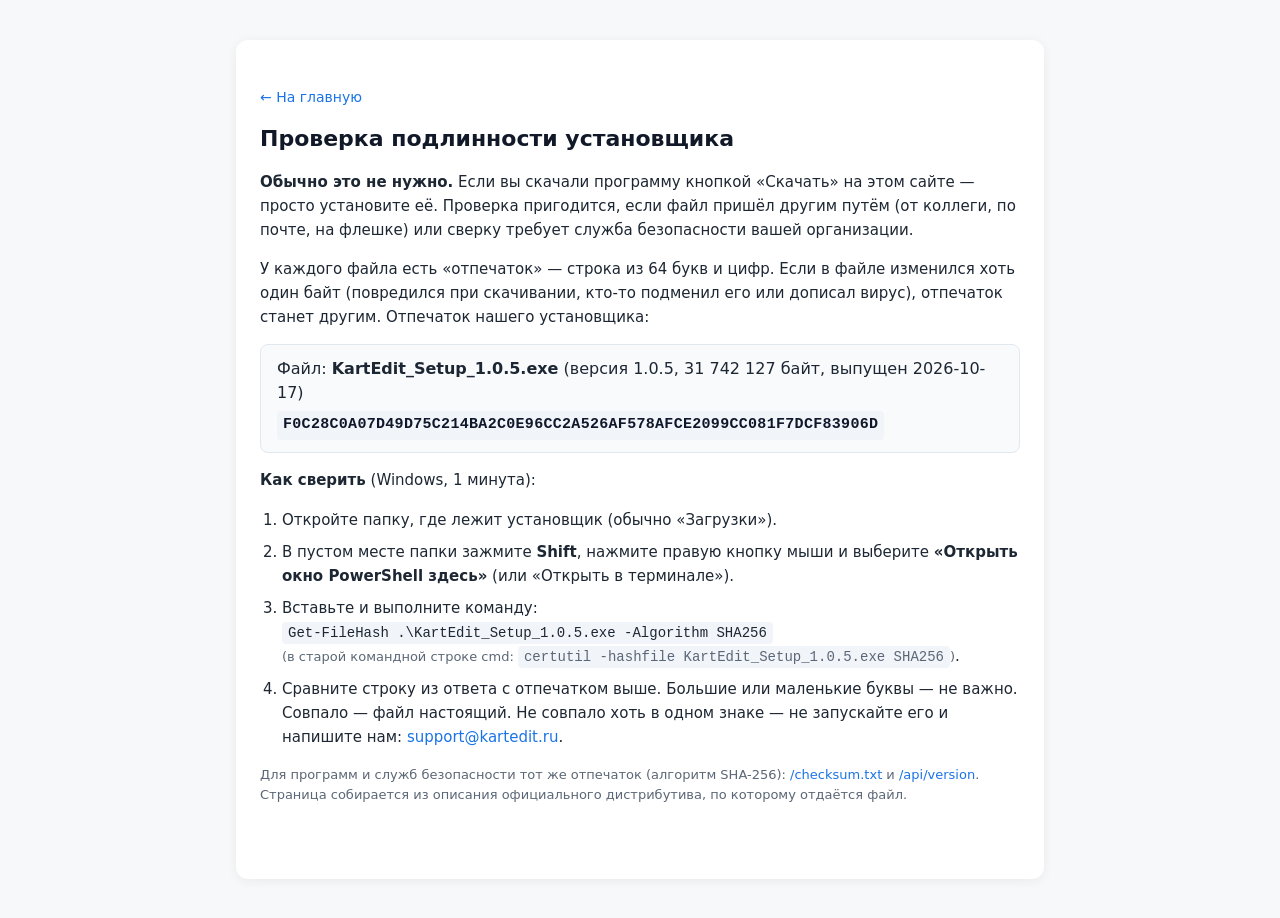
<file: checksum/index.html>
<!DOCTYPE html>
<html lang="ru">
<head>
<meta charset="utf-8">
<meta name="viewport" content="width=device-width, initial-scale=1">
<title>КартЭдит — проверка установщика</title>
<style>
  body { margin:0; font-family:system-ui,-apple-system,Segoe UI,Roboto,Arial,sans-serif; color:#1d2733; background:#f6f8fa; line-height:1.5; }
  .wrap { max-width:760px; margin:40px auto; padding:32px 24px 60px; background:#fff; border-radius:12px; box-shadow:0 2px 12px rgba(0,0,0,0.06); }
  h1 { font-size:22px; color:#111827; margin-top:12px; }
  p, li { font-size:15px; line-height:1.6; }
  code { font-family:ui-monospace,SFMono-Regular,Consolas,monospace; font-size:14px; word-break:break-all; background:#f1f4f8; padding:3px 6px; border-radius:4px; }
  .hash-box { background:#f8fafc; border:1px solid #e2e8f0; border-radius:8px; padding:12px 16px; margin:14px 0; }
  .hash-code { font-size:15px; color:#0f172a; font-weight:600; display:inline-block; margin-top:6px; letter-spacing:0.02em; }
  .muted { color:#5b6776; font-size:13px; }
  a { color:#1a73e8; text-decoration:none; }
  a:hover { text-decoration:underline; }
  .back { font-size:14px; font-weight:500; }
  ol { padding-left:22px; }
  li { margin-bottom:8px; }
</style>
</head>
<body>
<div class="wrap">
  <p class="back"><a href="/">&larr; На главную</a></p>
  <h1>Проверка подлинности установщика</h1>
  <p><b>Обычно это не нужно.</b> Если вы скачали программу кнопкой «Скачать» на этом сайте — просто установите её. Проверка пригодится, если файл пришёл другим путём (от коллеги, по почте, на флешке) или сверку требует служба безопасности вашей организации.</p>
  <p>У каждого файла есть «отпечаток» — строка из 64 букв и цифр. Если в файле изменился хоть один байт (повредился при скачивании, кто-то подменил его или дописал вирус), отпечаток станет другим. Отпечаток нашего установщика:</p>
  
  <div class="hash-box">
    Файл: <b>KartEdit_Setup_1.0.5.exe</b> (версия 1.0.5, 31 742 127 байт, выпущен 2026-10-17)<br>
    <code class="hash-code">F0C28C0A07D49D75C214BA2C0E96CC2A526AF578AFCE2099CC081F7DCF83906D</code>
  </div>

  <p><b>Как сверить</b> (Windows, 1 минута):</p>
  <ol>
    <li>Откройте папку, где лежит установщик (обычно «Загрузки»).</li>
    <li>В пустом месте папки зажмите <b>Shift</b>, нажмите правую кнопку мыши и выберите <b>«Открыть окно PowerShell здесь»</b> (или «Открыть в терминале»).</li>
    <li>Вставьте и выполните команду:<br>
      <code>Get-FileHash .\KartEdit_Setup_1.0.5.exe -Algorithm SHA256</code><br>
      <span class="muted">(в старой командной строке cmd: <code>certutil -hashfile KartEdit_Setup_1.0.5.exe SHA256</code>)</span>.
    </li>
    <li>Сравните строку из ответа с отпечатком выше. Большие или маленькие буквы — не важно. Совпало — файл настоящий. Не совпало хоть в одном знаке — не запускайте его и напишите нам: <a href="mailto:support@kartedit.ru">support@kartedit.ru</a>.</li>
  </ol>

  <p class="muted">Для программ и служб безопасности тот же отпечаток (алгоритм SHA-256): <a href="/checksum.txt">/checksum.txt</a> и <a href="/api/version">/api/version</a>. Страница собирается из описания официального дистрибутива, по которому отдаётся файл.</p>
</div>
</body>
</html>
</file>
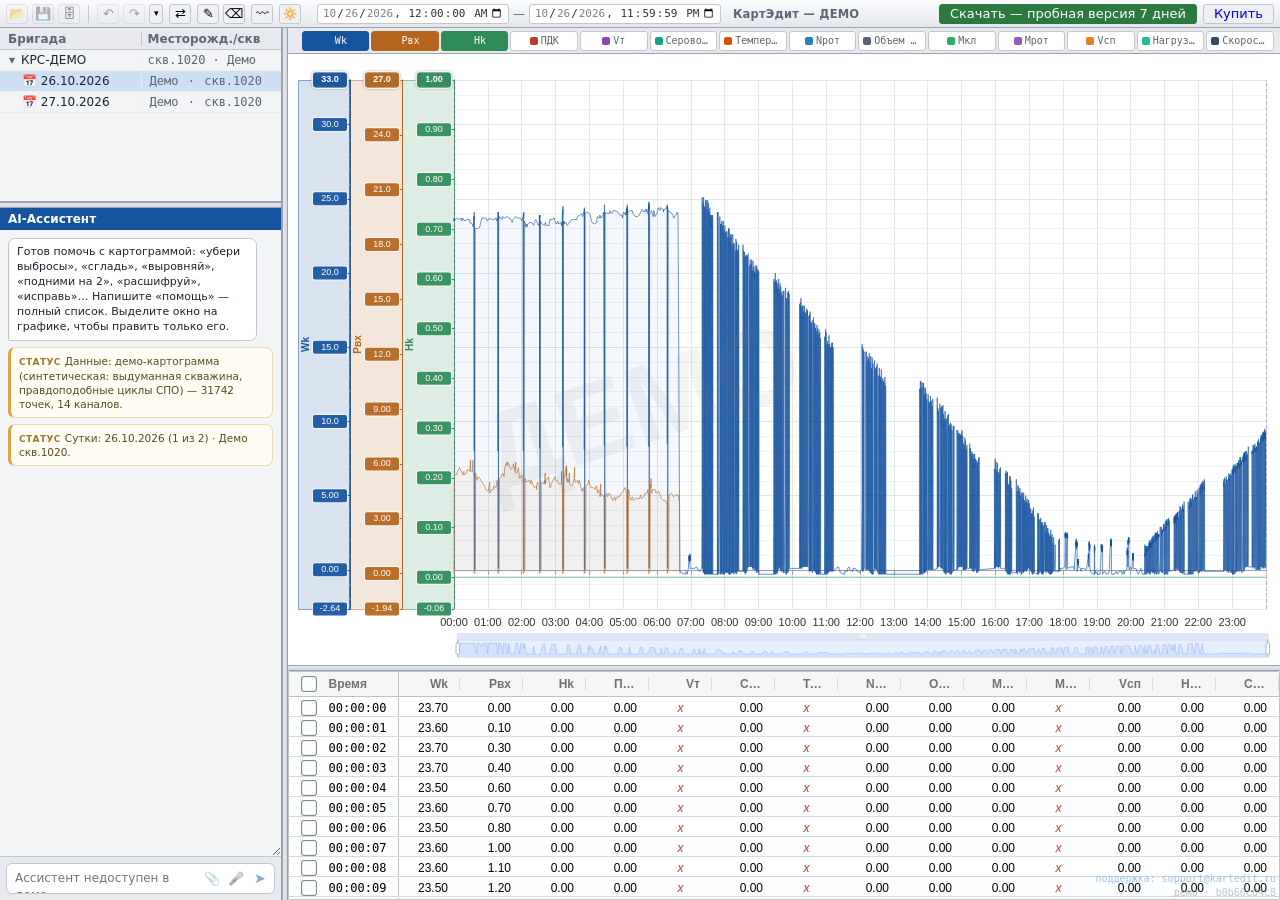
<file: demo/index.html>
<!DOCTYPE html>
<html lang="ru">
<head>
  <meta charset="UTF-8" />
  <meta name="viewport" content="width=device-width, initial-scale=1.0" />
  <title>КартЭдит — демо в браузере</title>

  <!-- ECharts + Ag-Grid: локальные копии рядом с программой, интернет не нужен.
       Суммы файлов записаны в static/vendor/vendor_lock.json -->
  <script src="/demo/static/echarts.min.js"></script>
  <script src="/demo/static/ag-grid-community.min.js"></script>
  <link rel="stylesheet" href="/demo/static/ag-grid.css" />
  <link rel="stylesheet" href="/demo/static/ag-theme-balham.css" />
  <script>
    /* #A23 (18.08.2026, аудит): график и таблица тянулись с ВНЕШНИХ CDN, а
       поставка — ДЕСКТОПНАЯ; без интернета echarts.init падал в необработанном
       исключении, и покупатель видел пустое окно без единого слова о причине.
       Библиотеки положены рядом с программой (tools/vendor_assets.py), но
       проверка остаётся: файл рядом может не загрузиться так же, как и чужой —
       битая копия, вырезанный антивирусом кусок, урезанная сборка exe. Теги
       выше синхронные, поэтому здесь уже точно известно, загрузились они или
       нет. Текст сообщения ниже исправлен 06.09.2026: он всё ещё отправлял
       покупателя «проверить интернет», хотя интернет тут ни при чём. */
    window.__KE_LIBS_MISSING__ = [];
    if (typeof window.echarts === "undefined") window.__KE_LIBS_MISSING__.push("ECharts — график");
    if (typeof window.agGrid === "undefined") window.__KE_LIBS_MISSING__.push("Ag-Grid — таблица");
  </script>

  <link rel="icon" href="data:," />
  <script>
    /* ДЕМО (tools/build_demo.py): все /api/* уходят в /demo/api/* — заглушки
       server/app.py; токен и версия статики — постоянные. */
    window.ASC_TOKEN = "demo";
    window.ASC_BOOT_VER = 1;
    window.KE_DEFAULT_TITLE = "КартЭдит — ДЕМО";
    (function () {
      var orig = window.fetch.bind(window);
      window.fetch = function (url, opts) {
        if (typeof url === "string") {
          if (url.indexOf("/api/telemetry") !== -1 || url.indexOf("/demo/api/telemetry") !== -1) {
            return orig("/demo/telemetry.json", opts);
          }
          if (url.indexOf("/api/health") !== -1 || url.indexOf("/demo/api/health") !== -1) {
            return Promise.resolve(new Response(JSON.stringify({status: "ok", static_autover: 1}), {status: 200, headers: {"Content-Type": "application/json"}}));
          }
          if (url.indexOf("/api/license/status") !== -1 || url.indexOf("/demo/api/license/status") !== -1) {
            return Promise.resolve(new Response(JSON.stringify({state: "demo", reason: "Демо-версия в браузере"}), {status: 200, headers: {"Content-Type": "application/json"}}));
          }
          if (url.indexOf("/api/save_allowed") !== -1 || url.indexOf("/demo/api/save_allowed") !== -1) {
            return Promise.resolve(new Response(JSON.stringify({ok: false, license_state: "demo", error: "Недоступно в демо-версии"}), {status: 200, headers: {"Content-Type": "application/json"}}));
          }
          if (url.indexOf("/api/update_check") !== -1 || url.indexOf("/demo/api/update_check") !== -1) {
            return Promise.resolve(new Response(JSON.stringify({update: false}), {status: 200, headers: {"Content-Type": "application/json"}}));
          }
          if (url.indexOf("/api/") === 0 || url.indexOf("/demo/api/") === 0) {
            return Promise.resolve(new Response(JSON.stringify({ok: true}), {status: 200, headers: {"Content-Type": "application/json"}}));
          }
        }
        return orig(url, opts);
      };
    })();
  </script>
  <link rel="stylesheet" href="/demo/static/styles.css?v=09434d2ce4" />
</head>
<body>
  <div id="app">

    <!-- ===== TOOLBAR (минимальный) ===== -->
    <div id="toolbar">
      <div class="tb-group">
        <button class="tb-icon" id="btn-open" title="Недоступно в демо — установите программу">📂</button>
        <button class="tb-icon" id="btn-save" title="Недоступно в демо — установите программу">💾</button>
        <button class="tb-icon" id="btn-saveas" title="Недоступно в демо — установите программу">🗄</button>
      </div>
      <div class="tb-sep"></div>
      <div class="tb-group" style="position:relative">
        <button class="tb-icon" id="btn-undo" title="Отменить (Ctrl+Z)">↶</button>
        <!-- #A25 (18.08.2026, аудит): подсказка называла ТОЛЬКО Ctrl+X — единственное
             из трёх сочетаний, которое конфликтует с системным «Вырезать», и при этом
             прятала два стандартных. Само сочетание оставлено (алиас #v101), решение
             убирать ли его — за владельцем. -->
        <button class="tb-icon" id="btn-redo" title="Вернуть (Ctrl+Y или Ctrl+Shift+Z; работает и Ctrl+X)">↷</button>
        <button class="tb-icon" id="btn-hist" title="История изменений" style="width:14px;font-size:9px">▾</button>
        <div id="hist-menu" class="ctx-menu tb-drop" style="display:none"></div>
      </div>
      <!-- F17 (S-023): сравнение с исходником. Отсчёт — файл, каким его ОТКРЫЛИ
           в этой сессии; сохранения его не двигают. Кнопка «вернуть участок»
           живёт в панели выделения — ей нужен выбранный участок и каналы. -->
      <div class="tb-group">
        <button class="tb-icon" id="btn-diff" title="Сравнить с исходником: что изменилось с момента открытия файла. Сравниваются два файла на диске — несохранённые правки в отчёт не войдут">⇄</button>
      </div>
      <div class="tb-group">
        <button class="tb-icon" id="btn-draw" title="Рисование (клавиша 0): тянуть ЛКМ — прорисовать/подрезать линию канала. Протяжка ровно вправо — спуско-подъёмная операция (трапеция)">✎</button>
        <button class="tb-icon" id="btn-erase" title="Стёрка (ластик): тянуть ЛКМ по графику — значения активного канала обнуляются. Esc — выход">⌫</button>
      </div>
      <div class="tb-group" style="position:relative">
        <button class="tb-icon" id="btn-noise" title="Шум (помехи) — ручное зашумление картограммы">〰</button>
        <div id="noise-pop" class="tb-pop" style="display:none">
          <div class="np-row">
            <span>Шум</span>
            <input type="range" id="noise-range" min="0" max="100" value="0" />
            <span id="noise-val">0%</span>
          </div>
        </div>
      </div>
      <div class="tb-group" style="position:relative">
        <button class="tb-icon" id="btn-dim" title="Диммер — видимость второстепенных линий (Вес на крюке всегда ярче)">🔅</button>
        <div id="dim-pop" class="tb-pop" style="display:none">
          <div class="np-row">
            <span>Фон</span>
            <input type="range" id="dim-range" min="5" max="100" value="60" />
            <span id="dim-val">60%</span>
          </div>
        </div>
      </div>
      <div class="tb-group tb-time">
        <input type="datetime-local" id="timeStart" step="1" class="tb-dt" title="Начало окна просмотра" />
        <span class="tb-dash">—</span>
        <input type="datetime-local" id="timeEnd" step="1" class="tb-dt" title="Конец окна просмотра" />
      </div>
      <span class="tb-title">КартЭдит — ДЕМО</span>
      <div class="tb-group" id="demo-cta" style="margin-left:auto;gap:6px">
        <a href="/download" class="tb-icon" style="width:auto;padding:0 10px;text-decoration:none;background:#2c7a3f;color:#fff;border-color:#2c7a3f" title="Полная версия для Windows, 7 дней бесплатно">Скачать — пробная версия 7 дней</a>
        <a href="/pay" class="tb-icon" style="width:auto;padding:0 10px;text-decoration:none" title="Купить лицензию">Купить</a>
      </div>
      <div class="tb-group" id="license-group" style="position:relative;display:none">
        <button class="tb-icon tb-license-badge" id="btn-license" title="Статус лицензии — нажмите, чтобы активировать ключ">…</button>
        <div id="license-pop" class="tb-pop" style="display:none">
          <div class="spo-panel">
            <div class="np-row" id="license-status-row">Проверка статуса…</div>
            <div class="np-row" id="license-exp-row" style="display:none"></div>
            <div class="np-row" id="license-key-row" style="display:none;cursor:pointer"
                 title="Нажмите, чтобы скопировать. Номер лицензии называют при обращении в поддержку.">Номер лицензии: <b id="license-key-id">—</b> ⧉</div>
            <div class="np-row" id="license-hwid-row" style="cursor:pointer"
                 title="Нажмите, чтобы скопировать. Этот код нужен продавцу для выпуска лицензионного ключа.">Код компьютера: <b id="license-hwid">…</b> ⧉</div>
            <div class="np-row">
              <input type="text" id="license-key-input" class="spo-sel" placeholder="Вставьте лицензионный ключ" style="flex:1" />
            </div>
            <div class="np-row spo-btns">
              <button class="tb-icon" id="license-activate-btn" style="width:auto;padding:0 10px">Активировать</button>
            </div>
            <div class="np-row" id="license-msg" style="display:none"></div>
          </div>
        </div>
      </div>
    </div>

    <!-- ===== MAIN WORKSPACE ===== -->
    <div id="workspace">

      <!-- LEFT SIDEBAR: дерево (40%) + AI (60%) -->
      <aside id="sidebar">

        <!-- верх: дерево бригад (40%) -->
        <div id="tree-section">
          <div class="tree-header">
            <span class="tree-col-brigade">Бригада</span>
            <span class="tree-col-type" title="Месторождение / № скважины — ПКМ для правки">Месторожд./скв</span>
          </div>
          <div id="tree" class="tree-body"></div>
        </div>

        <!-- перетаскиваемая граница дерево / AI -->
        <div id="tree-resizer" class="resizer h-resizer" title="Потяните — высота дерева / AI"></div>

        <!-- низ: AI-ассистент -->
        <div id="ai-section">
          <div class="ai-head"><span class="ai-title">AI-Ассистент</span></div>
          <div class="ai-messages" id="ai-messages"></div>
          <!-- интервалы из сводного отчёта (ФАЗА 2): тумблеры + клик = подсветка окна -->
          <div id="ai-intervals" style="display:none"></div>
          <!-- контекст выделения: массив каналов из ПКМ-выделения графика + нажатые токены -->
          <div id="ai-context" style="display:none"></div>
          <div class="ai-input-row">
            <div class="ai-input-wrap">
              <textarea id="ai-input" rows="1" placeholder="Ассистент недоступен в демо"></textarea>
              <button id="ai-clip" class="ai-ic" title="Прикрепить: сводный отчёт (.txt/.csv → интервалы работ) или скан картограммы (оцифровка ИИ)">📎</button>
              <button id="ai-mic" class="ai-ic" title="Голосовой ввод (скоро)">🎤</button>
              <button id="ai-send" class="ai-ic ai-send-ic" title="Отправить">➤</button>
            </div>
          </div>
        </div>

      </aside>

      <!-- перетаскиваемая граница панель / контент -->
      <div id="side-resizer" class="col-resizer" title="Потяните — ширина левой панели"></div>

      <!-- RIGHT CONTENT: на всю оставшуюся ширину -->
      <section id="content">

        <!-- график -->
        <div id="charts-panel" class="panel">
          <div class="subhdr">
            <span id="file-title" class="file-title" title="Имя открытого .asc3">&nbsp;</span>
            <div id="channel-tabs" class="chan-tabs"></div>
          </div>
          <!-- посуточная лента: тумблеры суток (показ/сохранение выбранных суток) -->
          <div id="day-bar" class="day-bar" style="display:none"></div>
          <div id="chart"></div>
        </div>

        <!-- сплиттер -->
        <div id="v-resizer" class="resizer" title="Потяните, чтобы изменить высоту"></div>

        <!-- таблица: одна чистая, без вкладок -->
        <div id="table-panel" class="panel">
          <div id="grid" class="ag-theme-balham"></div>
        </div>

      </section>

    </div><!-- /workspace -->
  </div><!-- /app -->

  <script>
    /* #A23: сообщение вместо пустого окна. Стоит ДО app.js сознательно — если
       библиотек нет, app.js всё равно упадёт, и объяснение должно быть на
       экране раньше. Адрес поддержки — тот же, что в оферте. */
    (function () {
      var miss = window.__KE_LIBS_MISSING__ || [];
      if (!miss.length) return;
      var d = document.createElement("div");
      d.style.cssText = "position:fixed;inset:0;z-index:99999;background:#11161d;color:#e6edf5;" +
        "font:14px/1.5 system-ui,sans-serif;display:flex;align-items:center;justify-content:center;padding:32px";
      var box = document.createElement("div");
      box.style.cssText = "max-width:620px";
      var h = document.createElement("div");
      h.style.cssText = "font-size:18px;font-weight:600;margin-bottom:12px";
      h.textContent = "Не загрузились компоненты интерфейса";
      var p1 = document.createElement("p");
      p1.textContent = "Не удалось загрузить: " + miss.join(", ") + ". Эти компоненты входят в состав " +
        "программы и лежат рядом с ней — интернет для них не нужен.";
      var p2 = document.createElement("p");
      p2.textContent = "Что сделать: запустите программу заново. Если окно снова пустое — файлы " +
        "интерфейса повреждены или удалены антивирусом; переустановите программу из дистрибутива " +
        "с сайта и проверьте карантин антивируса.";
      var p3 = document.createElement("p");
      p3.style.cssText = "opacity:.75";
      p3.textContent = "Поддержка: support@kartedit.ru";
      box.appendChild(h); box.appendChild(p1); box.appendChild(p2); box.appendChild(p3);
      d.appendChild(box);
      document.body.appendChild(d);
    })();
  </script>
  <!-- водяной знак ДЕМО -->
  <div style="position:fixed;top:45%;left:50%;transform:translate(-50%,-50%) rotate(-18deg);
              font:bold 110px sans-serif;color:rgba(120,120,120,.08);z-index:9998;
              pointer-events:none;user-select:none;white-space:nowrap">ДЕМО</div>
  <div id="demo-toast" style="display:none;position:fixed;left:50%;top:64px;transform:translateX(-50%);
       max-width:520px;background:#1d2733;color:#fff;font:14px/1.45 system-ui,sans-serif;padding:12px 16px;
       border-radius:6px;box-shadow:0 4px 18px rgba(0,0,0,.25);z-index:10000"></div>
  <script>
    /* ДЕМО: открыть/сохранить недоступны. Перехват на window в фазе захвата —
       раньше любых обработчиков app.js, в каком бы порядке они ни вешались. */
    (function () {
      var msg = "Недоступно в демо-версии. Чтобы открывать и сохранять свои файлы .asc3, установите программу: бесплатный пробный период 7 дней (кнопка «Скачать» вверху).", timer = null;
      function say() {
        var t = document.getElementById("demo-toast");
        t.textContent = msg; t.style.display = "";
        clearTimeout(timer); timer = setTimeout(function () { t.style.display = "none"; }, 6000);
      }
      ["btn-open", "btn-save", "btn-saveas"].forEach(function (id) {
        var b = document.getElementById(id);
        if (b) b.style.opacity = ".45";
      });
      window.addEventListener("click", function (e) {
        var b = e.target && e.target.closest && e.target.closest("#btn-open,#btn-save,#btn-saveas");
        if (!b) return;
        e.stopImmediatePropagation(); e.preventDefault(); say();
      }, true);
      window.addEventListener("keydown", function (e) {
        if ((e.ctrlKey || e.metaKey) && ["s", "o", "S", "O", "ы", "щ", "Ы", "Щ"].indexOf(e.key) >= 0) {
          e.preventDefault(); e.stopImmediatePropagation(); say();
        }
      }, true);
    })();
    /* ДЕМО: при открытии выбраны ПЕРВЫЕ сутки, а не обе сразу — выделенные двое суток
       выглядят непонятно. Вторые сутки посетитель выбирает сам кликом в дереве.
       Это обычный клик по строке суток, то есть ровно то, что сделал бы пользователь. */
    (function () {
      var tries = 0, h = setInterval(function () {
        var d = document.querySelector('#tree .tree-child[data-day="0"]');
        if (d) { clearInterval(h); d.click(); }
        else if (++tries > 100) clearInterval(h);
      }, 100);
    })();
  </script>
  <script src="/demo/static/app.js?v=b0b66c04c8"></script>
  <!-- 2026-07-19: версия статики больше НЕ бампается руками (?v=NN) — main.py
       подставляет её сам по mtime app.js/styles.css при каждой отдаче index().
       Баннер в углу — чтобы на КАЖДОМ скрине живого теста было видно, что реально
       грузилось (закрывает вопрос "а точно ли это свежий код?" раз и навсегда). -->
  <!-- Н9-04 (09.08.2026): контакт поддержки ВНУТРИ программы. Живая проверка
       ops_log_probe.py вскрыла, что в отдаваемом сервером интерфейсе не было ни
       почты, ни телеграма — старая regex-проверка была ложно-зелёной, она
       матчила версию пакета ag-grid-community@31.3.2. У покупателя, у которого
       программа сломалась, не должно быть нужды искать адрес на сайте. -->
  <div id="support-link"
       style="position:fixed;right:4px;bottom:16px;font:10px monospace;z-index:9999;opacity:.65">
    <!-- #A24 (18.08.2026, аудит): здесь стоял ЛИЧНЫЙ gmail владельца, тогда как
         оферта (server/static/offer.html), сайт и проверка Н10-03 называют
         покупателю support@kartedit.ru. Покупатель, у которого сломалась
         программа, писал по адресу, которого нет ни в одном документе сделки. -->
    <a href="mailto:support@kartedit.ru?subject=%D0%9A%D0%B0%D1%80%D1%82%D0%AD%D0%B4%D0%B8%D1%82%20%E2%80%94%20%D0%BF%D0%BE%D0%B4%D0%B4%D0%B5%D1%80%D0%B6%D0%BA%D0%B0"
       title="Написать в поддержку. К письму приложите архив диагностики: он собирается кнопкой в меню и лежит в папке данных приложения."
       style="color:#7aa7d8;text-decoration:none">поддержка: support@kartedit.ru</a>
  </div>
  <div id="build-ver"
       title="Версия статики (app.js/styles.css), авто по времени файла. Если тут старое время — жёстко обнови (Ctrl+F5) или проверь, что редактируешь тот же файл, который открыт."
       style="position:fixed;right:4px;bottom:2px;font:10px monospace;color:#999;opacity:.55;z-index:9999;pointer-events:none;user-select:text">демо · b0b66c04c8</div>
</body>
</html>
</file>
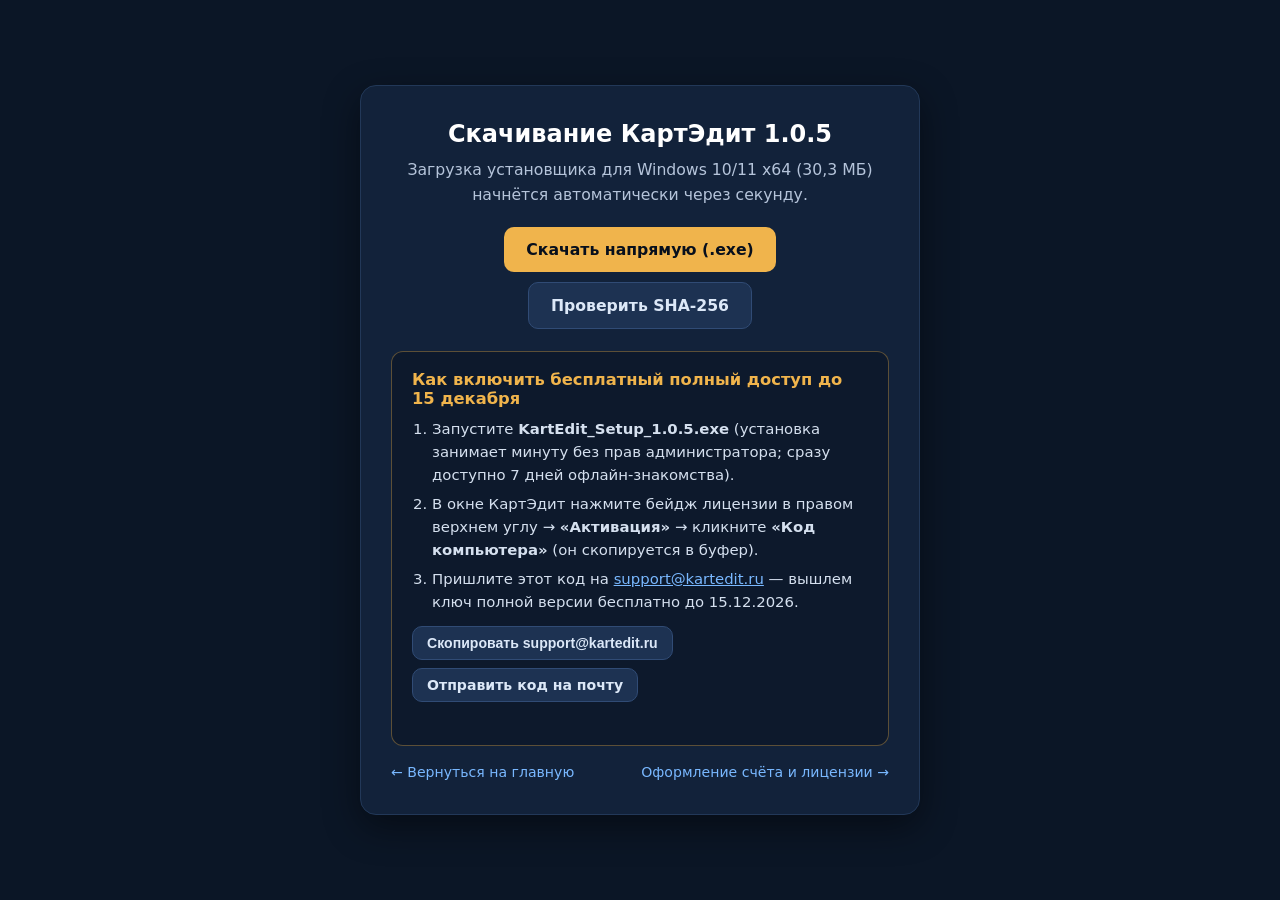
<file: download/index.html>
<!DOCTYPE html>
<html lang="ru">
<head>
<meta charset="utf-8">
<meta name="viewport" content="width=device-width, initial-scale=1">
<title>Скачивание КартЭдит 1.0.5 — бесплатный доступ до 15 декабря</title>
<meta http-equiv="refresh" content="1; url=/KartEdit_Setup_1.0.5.exe">
<style>
  * { box-sizing: border-box; }
  body {
    margin: 0; font-family: "Segoe UI", system-ui, -apple-system, Roboto, sans-serif;
    background: #0b1626; color: #e7edf6; min-height: 100vh;
    display: flex; align-items: center; justify-content: center; padding: 24px 16px;
  }
  .box {
    background: #12223a; padding: 34px 30px; border-radius: 16px;
    border: 1px solid #223858; max-width: 560px; width: 100%;
    box-shadow: 0 12px 36px rgba(0,0,0,0.45);
  }
  h1 { font-size: 1.5rem; margin: 0 0 10px; color: #fff; text-align: center; }
  .lead { color: #b5c4da; line-height: 1.55; margin: 0 0 20px; text-align: center; font-size: 0.98rem; }
  .actions { display: flex; gap: 10px; flex-wrap: wrap; justify-content: center; margin-bottom: 22px; }
  .btn {
    display: inline-flex; align-items: center; justify-content: center;
    background: #f0b44c; color: #070f1c; font-weight: 700; padding: 13px 22px;
    border-radius: 10px; text-decoration: none; font-size: 0.98rem; border: 0; cursor: pointer;
  }
  .btn:hover { background: #ffd175; }
  .btn.sec { background: #1d3252; color: #dce8f8; border: 1px solid #304b75; font-weight: 600; }
  .btn.sec:hover { background: #26416b; }
  .guide {
    background: #0d192c; border: 1px solid rgba(240, 180, 76, 0.35);
    border-radius: 12px; padding: 18px 20px; text-align: left;
  }
  .guide h2 { margin: 0 0 10px; font-size: 1.02rem; color: #f0b44c; }
  .guide ol { margin: 0; padding-left: 20px; color: #d5e0ef; line-height: 1.55; font-size: 0.93rem; }
  .guide li { margin-bottom: 6px; }
  .guide a { color: #79b8ff; }
  .copy-note { font-size: 0.85rem; color: #2fc29b; min-height: 1.2em; margin-top: 8px; text-align: center; }
  .foot { display: flex; justify-content: space-between; flex-wrap: wrap; gap: 10px; margin-top: 18px; font-size: 0.88rem; }
  .foot a { color: #79b8ff; text-decoration: none; }
  .foot a:hover { text-decoration: underline; }
</style>
</head>
<body>
<div class="box">
  <h1>Скачивание КартЭдит 1.0.5</h1>
  <p class="lead">Загрузка установщика для Windows 10/11 x64 (30,3&nbsp;МБ) начнётся автоматически через секунду.</p>

  <div class="actions">
    <a class="btn" href="/KartEdit_Setup_1.0.5.exe" download>Скачать напрямую (.exe)</a>
    <a class="btn sec" href="/checksum">Проверить SHA-256</a>
  </div>

  <div class="guide">
    <h2>Как включить бесплатный полный доступ до 15 декабря</h2>
    <ol>
      <li>Запустите <b>KartEdit_Setup_1.0.5.exe</b> (установка занимает минуту без прав администратора; сразу доступно 7 дней офлайн-знакомства).</li>
      <li>В окне КартЭдит нажмите бейдж лицензии в правом верхнем углу → <b>«Активация»</b> → кликните <b>«Код компьютера»</b> (он скопируется в буфер).</li>
      <li>Пришлите этот код на <a href="mailto:support@kartedit.ru?subject=%D0%97%D0%B0%D0%BF%D1%80%D0%BE%D1%81%20%D0%B1%D0%B5%D1%81%D0%BF%D0%BB%D0%B0%D1%82%D0%BD%D0%BE%D0%B3%D0%BE%20%D0%B4%D0%BE%D1%81%D1%82%D1%83%D0%BF%D0%B0%20%D0%B4%D0%BE%2020%20%D0%B4%D0%B5%D0%BA%D0%B0%D0%B1%D1%80%D1%8F&body=%D0%97%D0%B4%D1%80%D0%B0%D0%B2%D1%81%D1%82%D0%B2%D1%83%D0%B9%D1%82%D0%B5!%0A%D0%9F%D1%80%D0%BE%D1%88%D1%83%20%D0%BF%D1%80%D0%B5%D0%B4%D0%BE%D1%81%D1%82%D0%B0%D0%B2%D0%B8%D1%82%D1%8C%20%D0%B1%D0%B5%D1%81%D0%BF%D0%BB%D0%B0%D1%82%D0%BD%D1%8B%D0%B9%20%D0%B4%D0%BE%D1%81%D1%82%D1%83%D0%BF%20%D0%B4%D0%BE%2020%20%D0%B4%D0%B5%D0%BA%D0%B0%D0%B1%D1%80%D1%8F.%0A%D0%9C%D0%BE%D0%B9%20%D0%BA%D0%BE%D0%B4%20%D0%BA%D0%BE%D0%BC%D0%BF%D1%8C%D1%8E%D1%82%D0%B5%D1%80%D0%B0%20(HWID):%20">support@kartedit.ru</a> — вышлем ключ полной версии бесплатно до 15.12.2026.</li>
    </ol>
    <div style="margin-top:12px; display:flex; gap:8px; flex-wrap:wrap;">
      <button type="button" class="btn sec" style="padding:8px 14px; font-size:0.88rem;" onclick="navigator.clipboard.writeText('support@kartedit.ru').then(()=>{document.getElementById('cp').textContent='Адрес support@kartedit.ru скопирован';})">Скопировать support@kartedit.ru</button>
      <a class="btn sec" style="padding:8px 14px; font-size:0.88rem;" href="mailto:support@kartedit.ru?subject=%D0%97%D0%B0%D0%BF%D1%80%D0%BE%D1%81%20%D0%B1%D0%B5%D1%81%D0%BF%D0%BB%D0%B0%D1%82%D0%BD%D0%BE%D0%B3%D0%BE%20%D0%B4%D0%BE%D1%81%D1%82%D1%83%D0%BF%D0%B0%20%D0%B4%D0%BE%2020%20%D0%B4%D0%B5%D0%BA%D0%B0%D0%B1%D1%80%D1%8F&body=%D0%97%D0%B4%D1%80%D0%B0%D0%B2%D1%81%D1%82%D0%B2%D1%83%D0%B9%D1%82%D0%B5!%0A%D0%9F%D1%80%D0%BE%D1%88%D1%83%20%D0%BF%D1%80%D0%B5%D0%B4%D0%BE%D1%81%D1%82%D0%B0%D0%B2%D0%B8%D1%82%D1%8C%20%D0%B1%D0%B5%D1%81%D0%BF%D0%BB%D0%B0%D1%82%D0%BD%D1%8B%D0%B9%20%D0%B4%D0%BE%D1%81%D1%82%D1%83%D0%BF%20%D0%B4%D0%BE%2020%20%D0%B4%D0%B5%D0%BA%D0%B0%D0%B1%D1%80%D1%8F.%0A%D0%9C%D0%BE%D0%B9%20%D0%BA%D0%BE%D0%B4%20%D0%BA%D0%BE%D0%BC%D0%BF%D1%8C%D1%8E%D1%82%D0%B5%D1%80%D0%B0%20(HWID):%20">Отправить код на почту</a>
    </div>
    <div class="copy-note" id="cp"></div>
  </div>

  <div class="foot">
    <a href="/">← Вернуться на главную</a>
    <a href="/pay">Оформление счёта и лицензии →</a>
  </div>
</div>
</body>
</html>
</file>
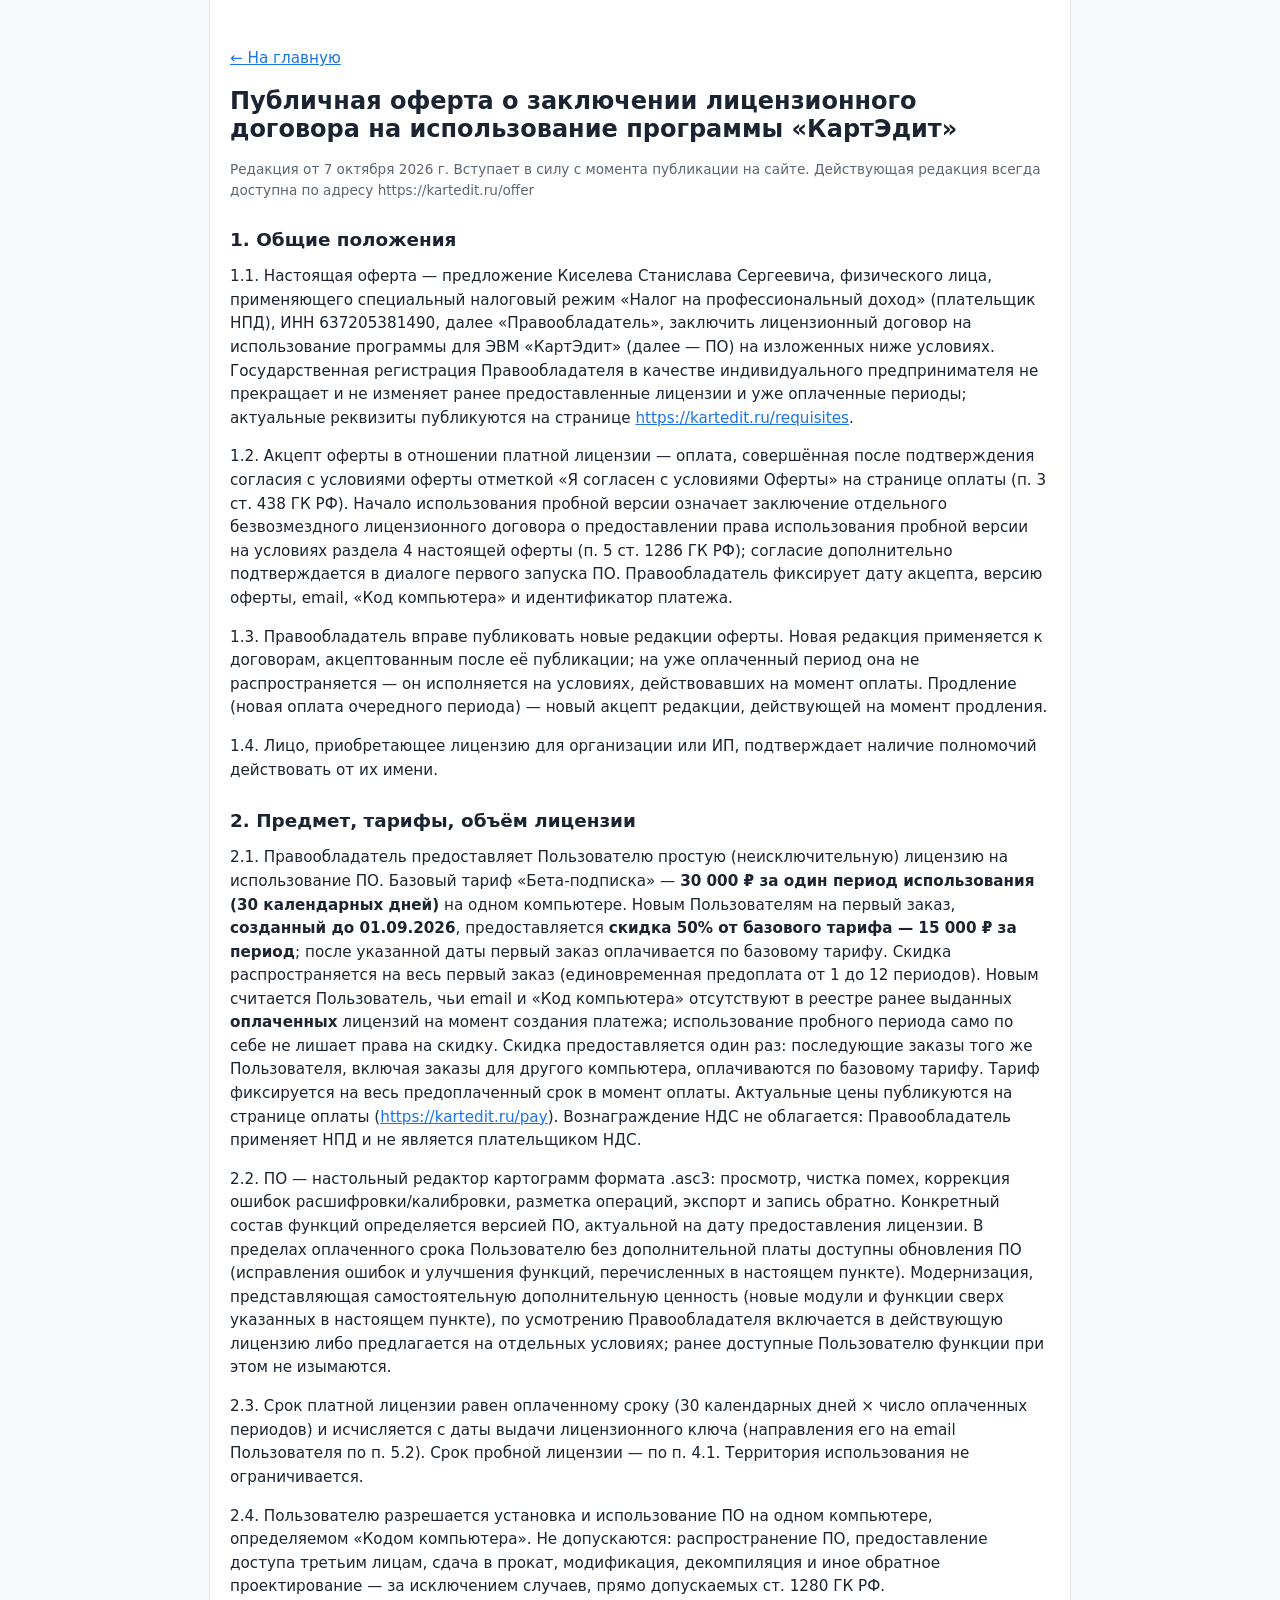
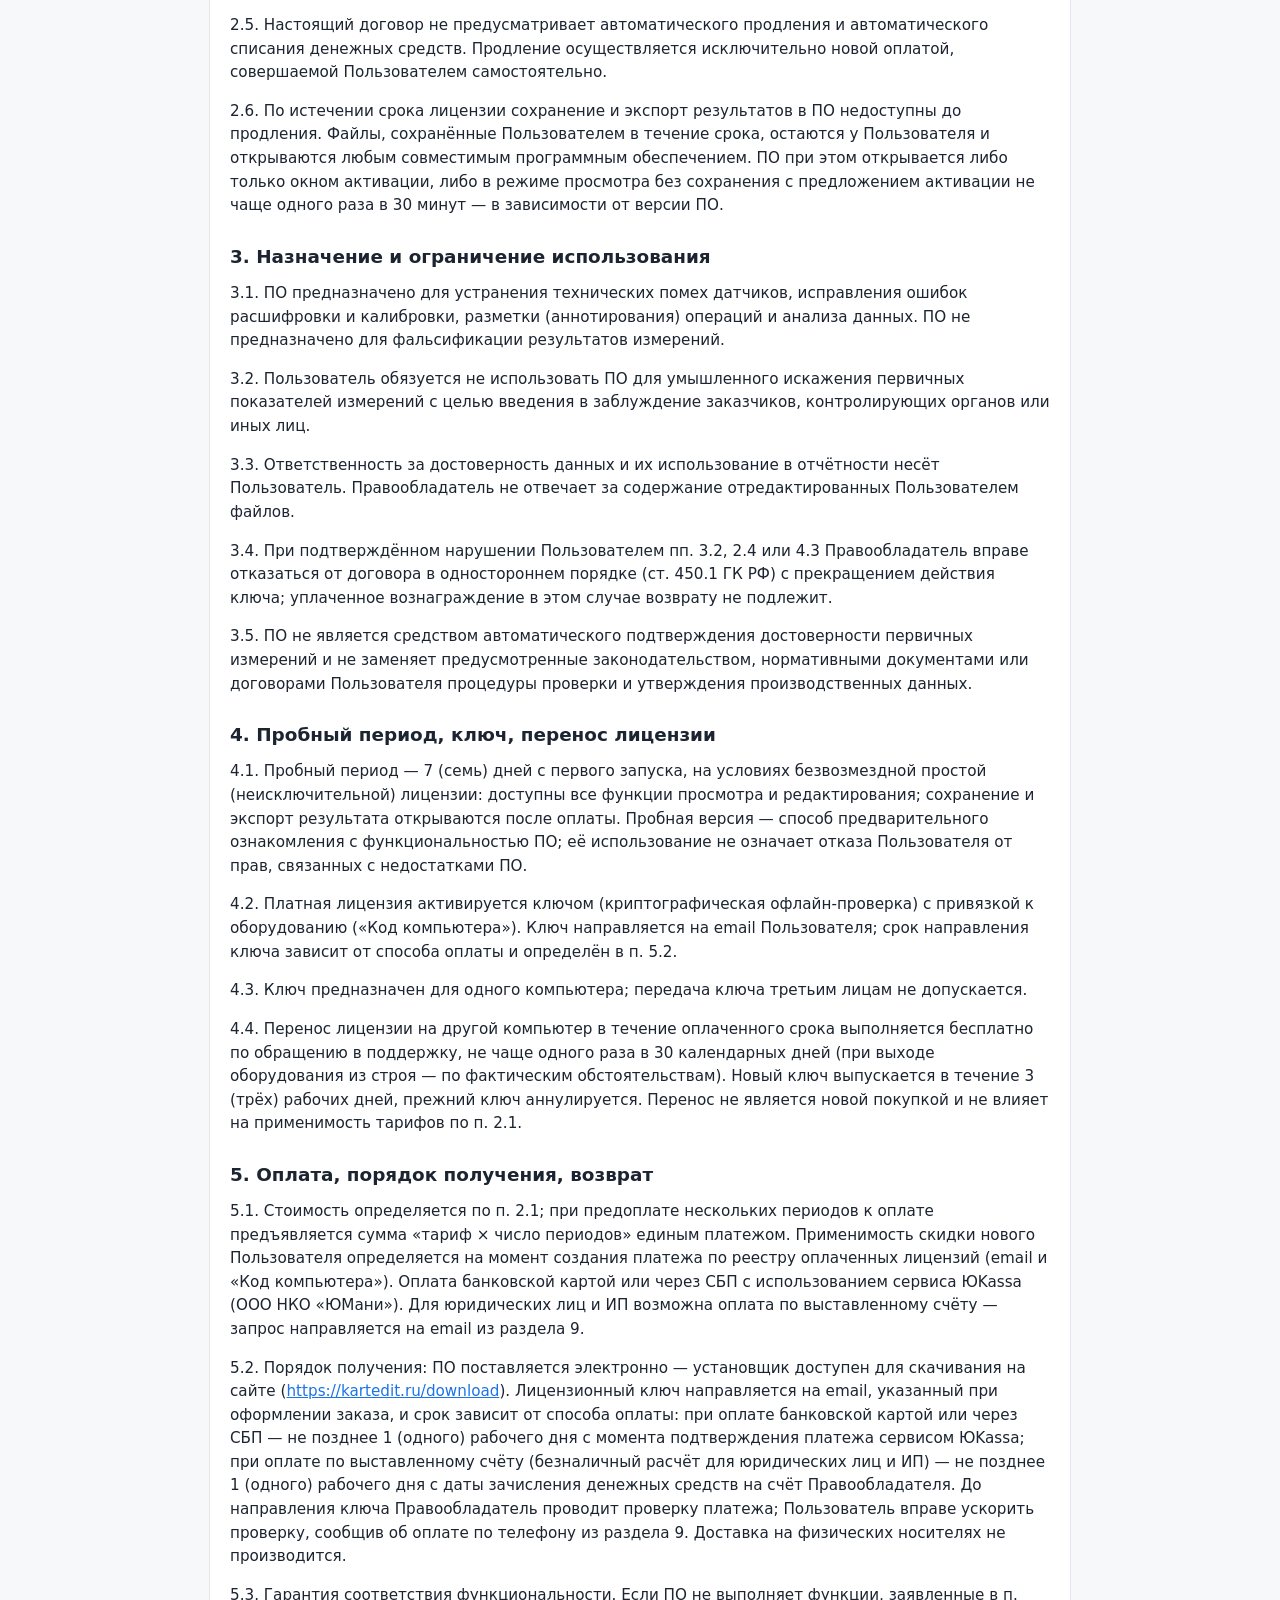
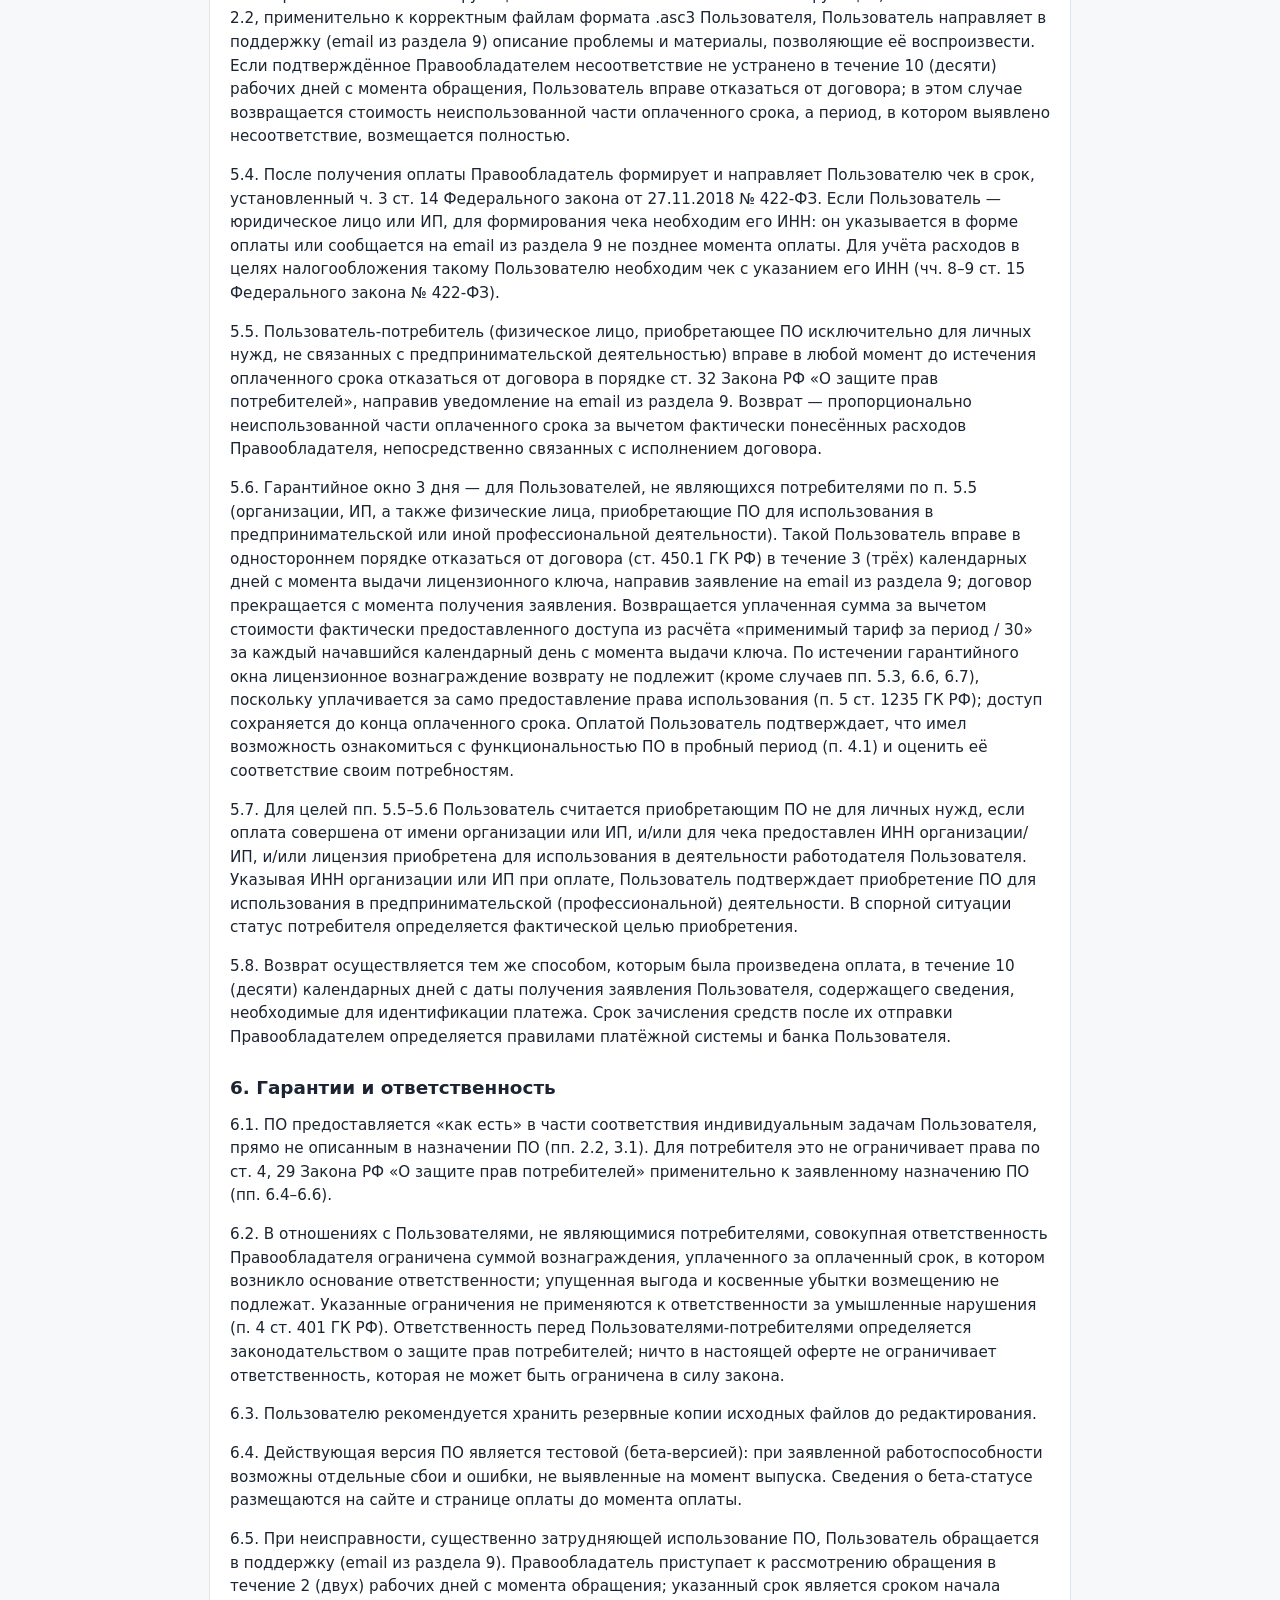
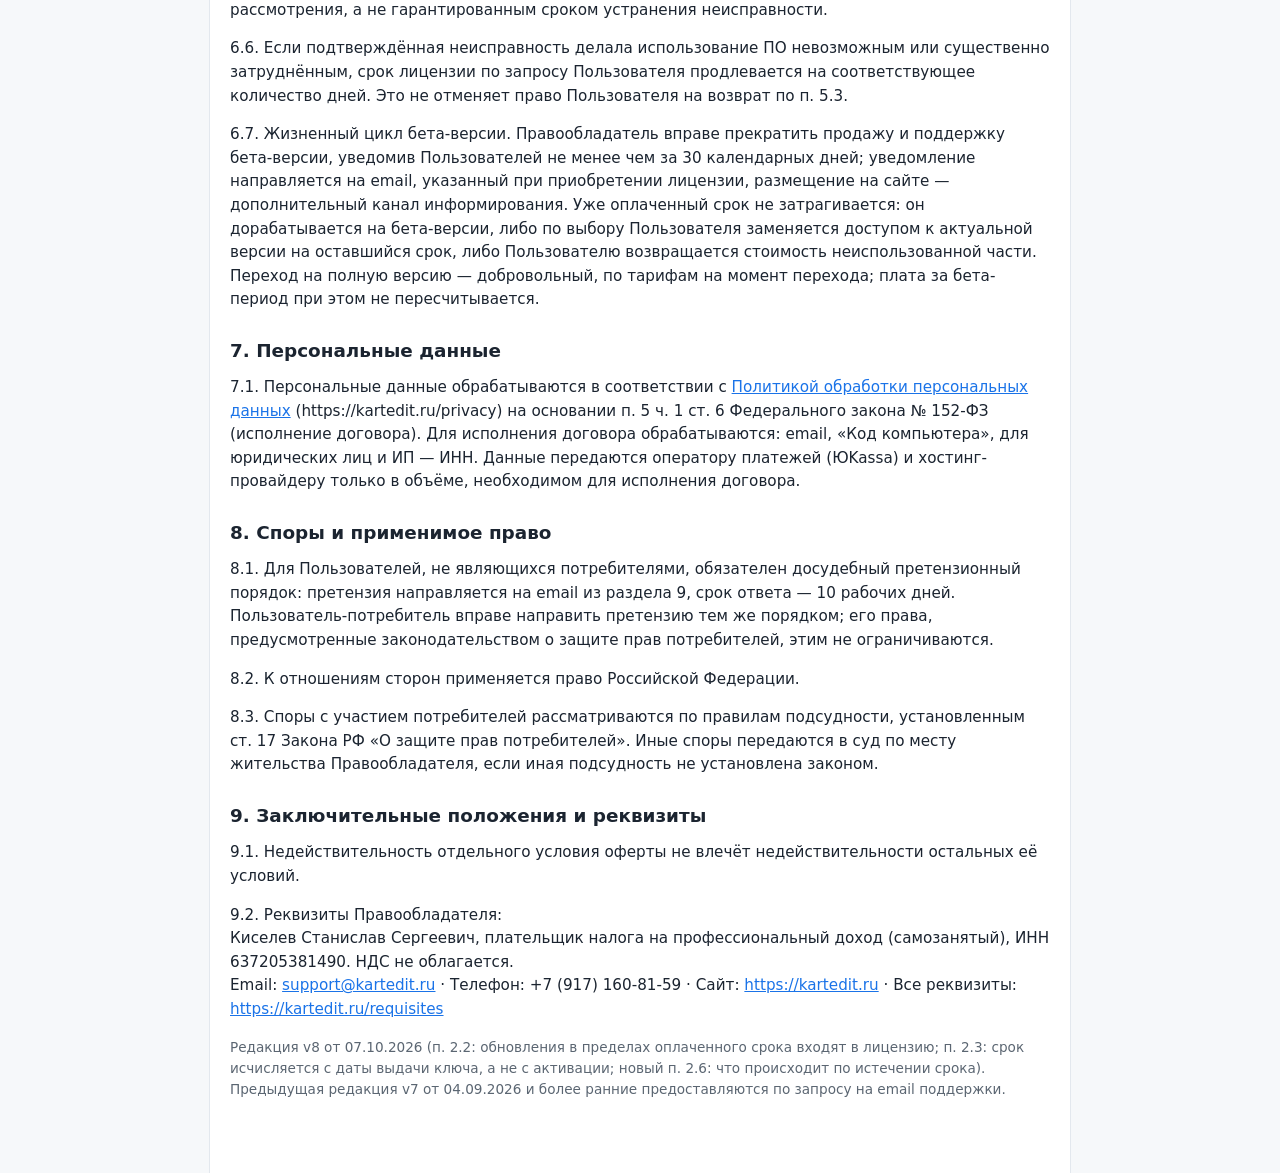
<file: offer/index.html>
<!DOCTYPE html>
<html lang="ru">
<head>
<meta charset="utf-8">
<meta name="viewport" content="width=device-width, initial-scale=1">
<title>Публичная оферта — КартЭдит</title>
<style>
  body { margin:0; font-family:system-ui,Segoe UI,Roboto,sans-serif; color:#1b2430; background:#f6f8fa; }
  .wrap { max-width:820px; margin:0 auto; padding:32px 20px 60px; background:#fff;
          border-left:1px solid #e3e8ee; border-right:1px solid #e3e8ee; min-height:100vh; }
  h1 { font-size:1.5rem; } h2 { font-size:1.15rem; margin-top:28px; }
  p, li { line-height:1.55; font-size:.95rem; }
  .muted { color:#5b6672; font-size:.85rem; }
  a { color:#1a73e8; }
  strong { font-weight:600; }
</style>
</head>
<body>
<div class="wrap">
<p><a href="/">&larr; На главную</a></p>
<h1>Публичная оферта о заключении лицензионного договора на использование программы «КартЭдит»</h1>
<p class="muted">Редакция от 7 октября 2026 г. Вступает в силу с момента публикации на сайте.
Действующая редакция всегда доступна по адресу https://kartedit.ru/offer</p>

<h2>1. Общие положения</h2>
<p>1.1. Настоящая оферта — предложение Киселева Станислава Сергеевича, физического лица, применяющего специальный
налоговый режим «Налог на профессиональный доход» (плательщик НПД), ИНН <span id="inn">637205381490</span>,
далее «Правообладатель», заключить лицензионный договор на использование программы для ЭВМ «КартЭдит»
(далее — ПО) на изложенных ниже условиях. Государственная регистрация Правообладателя в качестве
индивидуального предпринимателя не прекращает и не изменяет ранее предоставленные лицензии и уже оплаченные
периоды; актуальные реквизиты публикуются на странице <a href="/requisites">https://kartedit.ru/requisites</a>.</p>
<p>1.2. Акцепт оферты в отношении платной лицензии — оплата, совершённая после подтверждения согласия
с условиями оферты отметкой «Я согласен с условиями Оферты» на странице оплаты (п. 3 ст. 438 ГК РФ).
Начало использования пробной версии означает заключение отдельного безвозмездного лицензионного договора
о предоставлении права использования пробной версии на условиях раздела 4 настоящей оферты
(п. 5 ст. 1286 ГК РФ); согласие дополнительно подтверждается в диалоге первого запуска ПО.
Правообладатель фиксирует дату акцепта, версию оферты, email, «Код компьютера» и идентификатор платежа.</p>
<p>1.3. Правообладатель вправе публиковать новые редакции оферты. Новая редакция применяется к договорам,
акцептованным после её публикации; на уже оплаченный период она не распространяется — он исполняется
на условиях, действовавших на момент оплаты. Продление (новая оплата очередного периода) — новый акцепт
редакции, действующей на момент продления.</p>
<p>1.4. Лицо, приобретающее лицензию для организации или ИП, подтверждает наличие полномочий действовать
от их имени.</p>

<h2>2. Предмет, тарифы, объём лицензии</h2>
<p>2.1. Правообладатель предоставляет Пользователю простую (неисключительную) лицензию на использование ПО.
Базовый тариф «Бета-подписка» — <strong>30&nbsp;000&nbsp;₽ за один период использования (30 календарных
дней)</strong> на одном компьютере. Новым Пользователям на первый заказ, <strong>созданный до
01.09.2026</strong>, предоставляется
<strong>скидка 50% от базового тарифа — 15&nbsp;000&nbsp;₽ за период</strong>; после указанной даты
первый заказ оплачивается по базовому тарифу. Скидка распространяется
на весь первый заказ (единовременная предоплата от 1 до 12 периодов). Новым считается Пользователь,
чьи email и «Код компьютера» отсутствуют в реестре ранее выданных <strong>оплаченных</strong> лицензий
на момент создания платежа; использование пробного периода само по себе не лишает права на скидку.
Скидка предоставляется один раз: последующие заказы того же Пользователя, включая заказы для другого
компьютера, оплачиваются по базовому тарифу. Тариф фиксируется на весь предоплаченный срок в момент оплаты.
Актуальные цены публикуются на странице оплаты (<a href="/pay">https://kartedit.ru/pay</a>).
Вознаграждение НДС не облагается: Правообладатель применяет НПД и не является плательщиком НДС.</p>
<p>2.2. ПО — настольный редактор картограмм формата .asc3: просмотр, чистка помех, коррекция ошибок
расшифровки/калибровки, разметка операций, экспорт и запись обратно. Конкретный состав функций
определяется версией ПО, актуальной на дату предоставления лицензии. В пределах оплаченного срока
Пользователю без дополнительной платы доступны обновления ПО (исправления ошибок и улучшения функций,
перечисленных в настоящем пункте). Модернизация, представляющая самостоятельную дополнительную ценность
(новые модули и функции сверх указанных в настоящем пункте), по усмотрению Правообладателя включается
в действующую лицензию либо предлагается на отдельных условиях; ранее доступные Пользователю функции
при этом не изымаются.</p>
<p>2.3. Срок платной лицензии равен оплаченному сроку (30 календарных дней × число оплаченных периодов)
и исчисляется с даты выдачи лицензионного ключа (направления его на email Пользователя по п. 5.2).
Срок пробной лицензии — по п. 4.1. Территория использования не ограничивается.</p>
<p>2.4. Пользователю разрешается установка и использование ПО на одном компьютере, определяемом
«Кодом компьютера». Не допускаются: распространение ПО, предоставление доступа третьим лицам, сдача
в прокат, модификация, декомпиляция и иное обратное проектирование — за исключением случаев, прямо
допускаемых ст. 1280 ГК РФ.</p>
<p>2.5. Настоящий договор не предусматривает автоматического продления и автоматического списания
денежных средств. Продление осуществляется исключительно новой оплатой, совершаемой Пользователем
самостоятельно.</p>
<p>2.6. По истечении срока лицензии сохранение и экспорт результатов в ПО недоступны до продления.
Файлы, сохранённые Пользователем в течение срока, остаются у Пользователя и открываются любым
совместимым программным обеспечением. ПО при этом открывается либо только окном активации, либо
в режиме просмотра без сохранения с предложением активации не чаще одного раза в 30 минут —
в зависимости от версии ПО.</p>

<h2>3. Назначение и ограничение использования</h2>
<p>3.1. ПО предназначено для устранения технических помех датчиков, исправления ошибок расшифровки
и калибровки, разметки (аннотирования) операций и анализа данных. ПО не предназначено для фальсификации
результатов измерений.</p>
<p>3.2. Пользователь обязуется не использовать ПО для умышленного искажения первичных показателей
измерений с целью введения в заблуждение заказчиков, контролирующих органов или иных лиц.</p>
<p>3.3. Ответственность за достоверность данных и их использование в отчётности несёт Пользователь.
Правообладатель не отвечает за содержание отредактированных Пользователем файлов.</p>
<p>3.4. При подтверждённом нарушении Пользователем пп. 3.2, 2.4 или 4.3 Правообладатель вправе
отказаться от договора в одностороннем порядке (ст. 450.1 ГК РФ) с прекращением действия ключа;
уплаченное вознаграждение в этом случае возврату не подлежит.</p>
<p>3.5. ПО не является средством автоматического подтверждения достоверности первичных измерений
и не заменяет предусмотренные законодательством, нормативными документами или договорами Пользователя
процедуры проверки и утверждения производственных данных.</p>

<h2>4. Пробный период, ключ, перенос лицензии</h2>
<p>4.1. Пробный период — 7 (семь) дней с первого запуска, на условиях безвозмездной простой
(неисключительной) лицензии: доступны все функции просмотра и редактирования; сохранение и экспорт
результата открываются после оплаты. Пробная версия — способ предварительного ознакомления
с функциональностью ПО; её использование не означает отказа Пользователя от прав, связанных
с недостатками ПО.</p>
<p>4.2. Платная лицензия активируется ключом (криптографическая офлайн-проверка) с привязкой
к оборудованию («Код компьютера»). Ключ направляется на email Пользователя; срок направления
ключа зависит от способа оплаты и определён в п. 5.2.</p>
<p>4.3. Ключ предназначен для одного компьютера; передача ключа третьим лицам не допускается.</p>
<p>4.4. Перенос лицензии на другой компьютер в течение оплаченного срока выполняется бесплатно
по обращению в поддержку, не чаще одного раза в 30 календарных дней (при выходе оборудования из строя —
по фактическим обстоятельствам). Новый ключ выпускается в течение 3 (трёх) рабочих дней, прежний ключ
аннулируется. Перенос не является новой покупкой и не влияет на применимость тарифов по п. 2.1.</p>

<h2>5. Оплата, порядок получения, возврат</h2>
<p>5.1. Стоимость определяется по п. 2.1; при предоплате нескольких периодов к оплате предъявляется
сумма «тариф × число периодов» единым платежом. Применимость скидки нового Пользователя определяется
на момент создания платежа по реестру оплаченных лицензий (email и «Код компьютера»). Оплата банковской
картой или через СБП с использованием сервиса ЮKassa (ООО НКО «ЮМани»). Для юридических лиц и ИП
возможна оплата по выставленному счёту — запрос направляется на email из раздела 9.</p>
<p>5.2. Порядок получения: ПО поставляется электронно — установщик доступен для скачивания на сайте
(<a href="/download">https://kartedit.ru/download</a>). Лицензионный ключ направляется на email,
указанный при оформлении заказа, и срок зависит от способа оплаты: при оплате банковской картой или
через СБП — не позднее 1 (одного) рабочего дня с момента подтверждения платежа сервисом ЮKassa;
при оплате по выставленному счёту (безналичный расчёт для юридических лиц и ИП) — не позднее
1 (одного) рабочего дня с даты зачисления денежных средств на счёт Правообладателя. До направления
ключа Правообладатель проводит проверку платежа; Пользователь вправе ускорить проверку, сообщив
об оплате по телефону из раздела 9. Доставка на физических носителях не производится.</p>
<p>5.3. Гарантия соответствия функциональности. Если ПО не выполняет функции, заявленные в п. 2.2,
применительно к корректным файлам формата .asc3 Пользователя, Пользователь направляет в поддержку
(email из раздела 9) описание проблемы и материалы, позволяющие её воспроизвести. Если подтверждённое
Правообладателем несоответствие не устранено в течение 10 (десяти) рабочих дней с момента обращения,
Пользователь вправе отказаться от договора; в этом случае возвращается стоимость неиспользованной части
оплаченного срока, а период, в котором выявлено несоответствие, возмещается полностью.</p>
<p>5.4. После получения оплаты Правообладатель формирует и направляет Пользователю чек в срок,
установленный ч. 3 ст. 14 Федерального закона от 27.11.2018 № 422-ФЗ. Если Пользователь — юридическое
лицо или ИП, для формирования чека необходим его ИНН: он указывается в форме оплаты или сообщается
на email из раздела 9 не позднее момента оплаты. Для учёта расходов в целях налогообложения такому
Пользователю необходим чек с указанием его ИНН (чч. 8–9 ст. 15 Федерального закона № 422-ФЗ).</p>
<p>5.5. Пользователь-потребитель (физическое лицо, приобретающее ПО исключительно для личных нужд,
не связанных с предпринимательской деятельностью) вправе в любой момент до истечения оплаченного срока
отказаться от договора в порядке ст. 32 Закона РФ «О защите прав потребителей», направив уведомление
на email из раздела 9. Возврат — пропорционально неиспользованной части оплаченного срока за вычетом
фактически понесённых расходов Правообладателя, непосредственно связанных с исполнением договора.</p>
<p>5.6. Гарантийное окно 3 дня — для Пользователей, не являющихся потребителями по п. 5.5 (организации,
ИП, а также физические лица, приобретающие ПО для использования в предпринимательской или иной
профессиональной деятельности). Такой Пользователь вправе в одностороннем порядке отказаться от договора
(ст. 450.1 ГК РФ) в течение 3 (трёх) календарных дней с момента выдачи лицензионного ключа, направив
заявление на email из раздела 9; договор прекращается с момента получения заявления. Возвращается
уплаченная сумма за вычетом стоимости фактически предоставленного доступа из расчёта «применимый тариф
за период / 30» за каждый начавшийся календарный день с момента выдачи ключа. По истечении гарантийного
окна лицензионное вознаграждение возврату не подлежит (кроме случаев пп. 5.3, 6.6, 6.7), поскольку
уплачивается за само предоставление права использования (п. 5 ст. 1235 ГК РФ); доступ сохраняется
до конца оплаченного срока. Оплатой Пользователь подтверждает, что имел возможность ознакомиться с функциональностью ПО
в пробный период (п. 4.1) и оценить её соответствие своим потребностям.</p>
<p>5.7. Для целей пп. 5.5–5.6 Пользователь считается приобретающим ПО не для личных нужд, если оплата
совершена от имени организации или ИП, и/или для чека предоставлен ИНН организации/ИП, и/или лицензия
приобретена для использования в деятельности работодателя Пользователя. Указывая ИНН организации или ИП
при оплате, Пользователь подтверждает приобретение ПО для использования в предпринимательской
(профессиональной) деятельности. В спорной ситуации статус потребителя определяется фактической целью
приобретения.</p>
<p>5.8. Возврат осуществляется тем же способом, которым была произведена оплата, в течение
10 (десяти) календарных дней с даты получения заявления Пользователя, содержащего сведения,
необходимые для идентификации платежа. Срок зачисления средств после их отправки Правообладателем
определяется правилами платёжной системы и банка Пользователя.</p>

<h2>6. Гарантии и ответственность</h2>
<p>6.1. ПО предоставляется «как есть» в части соответствия индивидуальным задачам Пользователя, прямо
не описанным в назначении ПО (пп. 2.2, 3.1). Для потребителя это не ограничивает права по ст. 4, 29
Закона РФ «О защите прав потребителей» применительно к заявленному назначению ПО (пп. 6.4–6.6).</p>
<p>6.2. В отношениях с Пользователями, не являющимися потребителями, совокупная ответственность
Правообладателя ограничена суммой вознаграждения, уплаченного за оплаченный срок, в котором возникло
основание ответственности; упущенная выгода и косвенные убытки возмещению не подлежат. Указанные
ограничения не применяются к ответственности за умышленные нарушения (п. 4 ст. 401 ГК РФ).
Ответственность перед Пользователями-потребителями определяется законодательством о защите прав
потребителей; ничто в настоящей оферте не ограничивает ответственность, которая не может быть
ограничена в силу закона.</p>
<p>6.3. Пользователю рекомендуется хранить резервные копии исходных файлов до редактирования.</p>
<p>6.4. Действующая версия ПО является тестовой (бета-версией): при заявленной работоспособности
возможны отдельные сбои и ошибки, не выявленные на момент выпуска. Сведения о бета-статусе размещаются
на сайте и странице оплаты до момента оплаты.</p>
<p>6.5. При неисправности, существенно затрудняющей использование ПО, Пользователь обращается
в поддержку (email из раздела 9). Правообладатель приступает к рассмотрению обращения в течение
2 (двух) рабочих дней с момента обращения; указанный срок является сроком начала рассмотрения,
а не гарантированным сроком устранения неисправности.</p>
<p>6.6. Если подтверждённая неисправность делала использование ПО невозможным или существенно
затруднённым, срок лицензии по запросу Пользователя продлевается на соответствующее количество дней.
Это не отменяет право Пользователя на возврат по п. 5.3.</p>
<p>6.7. Жизненный цикл бета-версии. Правообладатель вправе прекратить продажу и поддержку бета-версии,
уведомив Пользователей не менее чем за 30 календарных дней; уведомление направляется на email,
указанный при приобретении лицензии, размещение на сайте — дополнительный канал информирования.
Уже оплаченный срок не затрагивается: он дорабатывается на бета-версии, либо по выбору Пользователя
заменяется доступом к актуальной версии на оставшийся срок, либо Пользователю возвращается стоимость
неиспользованной части. Переход на полную версию — добровольный, по тарифам на момент перехода;
плата за бета-период при этом не пересчитывается.</p>

<h2>7. Персональные данные</h2>
<p>7.1. Персональные данные обрабатываются в соответствии с
<a href="/privacy">Политикой обработки персональных данных</a> (https://kartedit.ru/privacy)
на основании п. 5 ч. 1 ст. 6 Федерального закона № 152-ФЗ (исполнение договора). Для исполнения
договора обрабатываются: email, «Код компьютера», для юридических лиц и ИП — ИНН. Данные передаются
оператору платежей (ЮKassa) и хостинг-провайдеру только в объёме, необходимом для исполнения договора.</p>

<h2>8. Споры и применимое право</h2>
<p>8.1. Для Пользователей, не являющихся потребителями, обязателен досудебный претензионный порядок:
претензия направляется на email из раздела 9, срок ответа — 10 рабочих дней. Пользователь-потребитель
вправе направить претензию тем же порядком; его права, предусмотренные законодательством о защите
прав потребителей, этим не ограничиваются.</p>
<p>8.2. К отношениям сторон применяется право Российской Федерации.</p>
<p>8.3. Споры с участием потребителей рассматриваются по правилам подсудности, установленным ст. 17
Закона РФ «О защите прав потребителей». Иные споры передаются в суд по месту жительства Правообладателя,
если иная подсудность не установлена законом.</p>

<h2>9. Заключительные положения и реквизиты</h2>
<p>9.1. Недействительность отдельного условия оферты не влечёт недействительности остальных её условий.</p>
<p>9.2. Реквизиты Правообладателя:<br>
Киселев Станислав Сергеевич, плательщик налога на профессиональный доход (самозанятый),
ИНН 637205381490. НДС не облагается.<br>
Email: <a href="mailto:support@kartedit.ru">support@kartedit.ru</a> ·
Телефон: +7 (917) 160-81-59 ·
Сайт: <a href="https://kartedit.ru">https://kartedit.ru</a> ·
Все реквизиты: <a href="/requisites">https://kartedit.ru/requisites</a></p>

<p class="muted">Редакция v8 от 07.10.2026 (п. 2.2: обновления в пределах оплаченного срока входят
в лицензию; п. 2.3: срок исчисляется с даты выдачи ключа, а не с активации; новый п. 2.6: что
происходит по истечении срока). Предыдущая редакция v7 от 04.09.2026 и более ранние предоставляются
по запросу на email поддержки.</p>
</div>
</body>
</html>
</file>
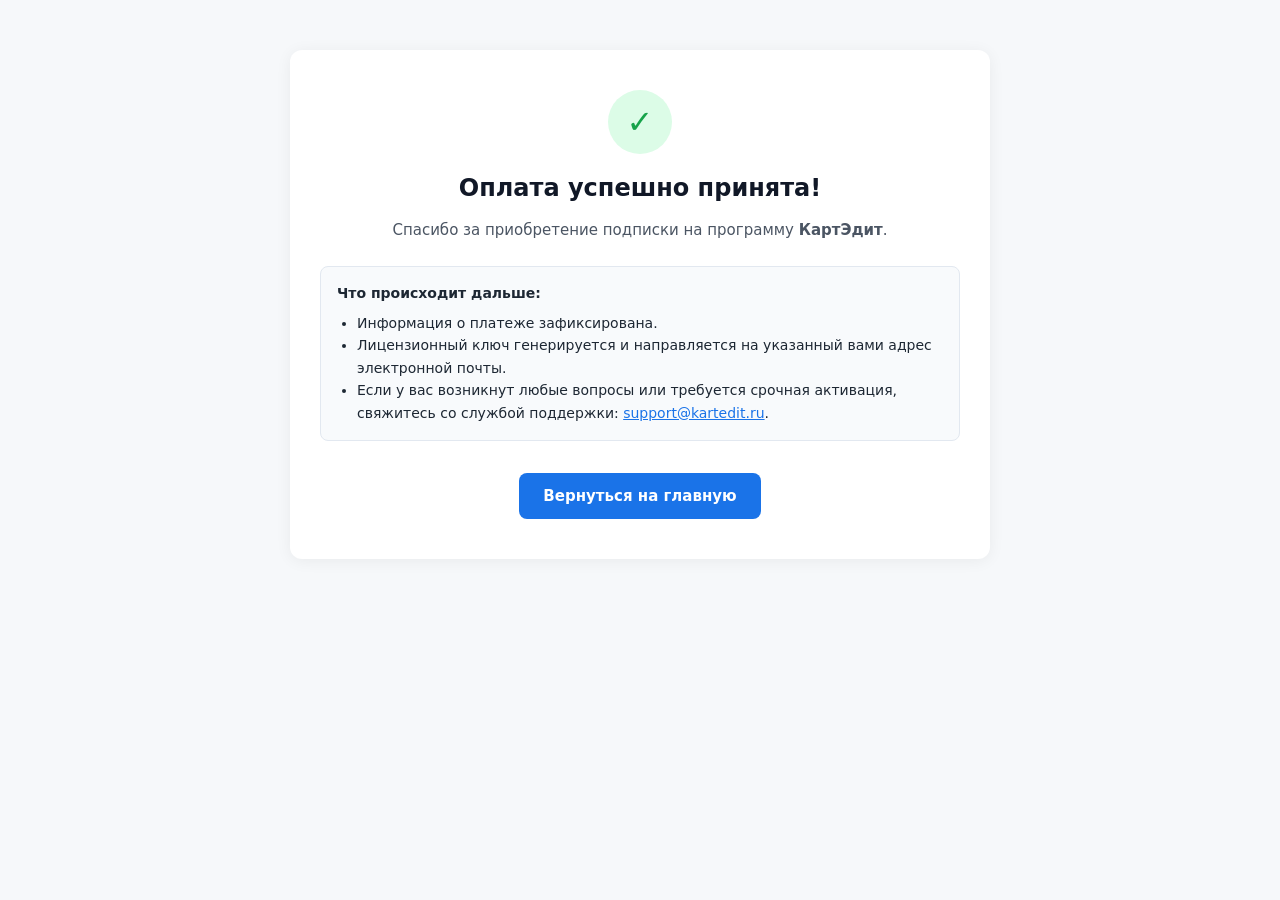
<file: paid/index.html>
<!DOCTYPE html>
<html lang="ru">
<head>
<meta charset="utf-8">
<meta name="viewport" content="width=device-width, initial-scale=1">
<title>КартЭдит — Оплата принята</title>
<style>
  body { margin:0; font-family:system-ui,-apple-system,Segoe UI,Roboto,Arial,sans-serif; color:#1d2733; background:#f6f8fa; line-height:1.5; }
  .wrap { max-width:640px; margin:50px auto; padding:40px 30px; background:#fff; border-radius:12px; box-shadow:0 2px 16px rgba(0,0,0,0.06); text-align:center; }
  .icon { width:64px; height:64px; border-radius:50%; background:#dcfce7; color:#16a34a; display:inline-flex; align-items:center; justify-content:center; font-size:32px; margin-bottom:16px; }
  h1 { font-size:24px; color:#111827; margin:0 0 12px; }
  p { font-size:15px; color:#4b5563; line-height:1.6; margin:0 0 16px; }
  .box { background:#f8fafc; border:1px solid #e2e8f0; border-radius:8px; padding:16px; text-align:left; margin:24px 0; font-size:14px; }
  .btn { display:inline-block; background:#1a73e8; color:#fff; padding:12px 24px; border-radius:8px; text-decoration:none; font-weight:600; font-size:15px; margin-top:8px; }
  .btn:hover { background:#1557b0; }
  a { color:#1a73e8; }
</style>
</head>
<body>
<div class="wrap">
  <div class="icon">✓</div>
  <h1>Оплата успешно принята!</h1>
  <p>Спасибо за приобретение подписки на программу <b>КартЭдит</b>.</p>
  
  <div class="box">
    <b>Что происходит дальше:</b>
    <ul style="margin:8px 0 0; padding-left:20px; line-height:1.6;">
      <li>Информация о платеже зафиксирована.</li>
      <li>Лицензионный ключ генерируется и направляется на указанный вами адрес электронной почты.</li>
      <li>Если у вас возникнут любые вопросы или требуется срочная активация, свяжитесь со службой поддержки: <a href="mailto:support@kartedit.ru">support@kartedit.ru</a>.</li>
    </ul>
  </div>

  <a href="/" class="btn">Вернуться на главную</a>
</div>
</body>
</html>
</file>
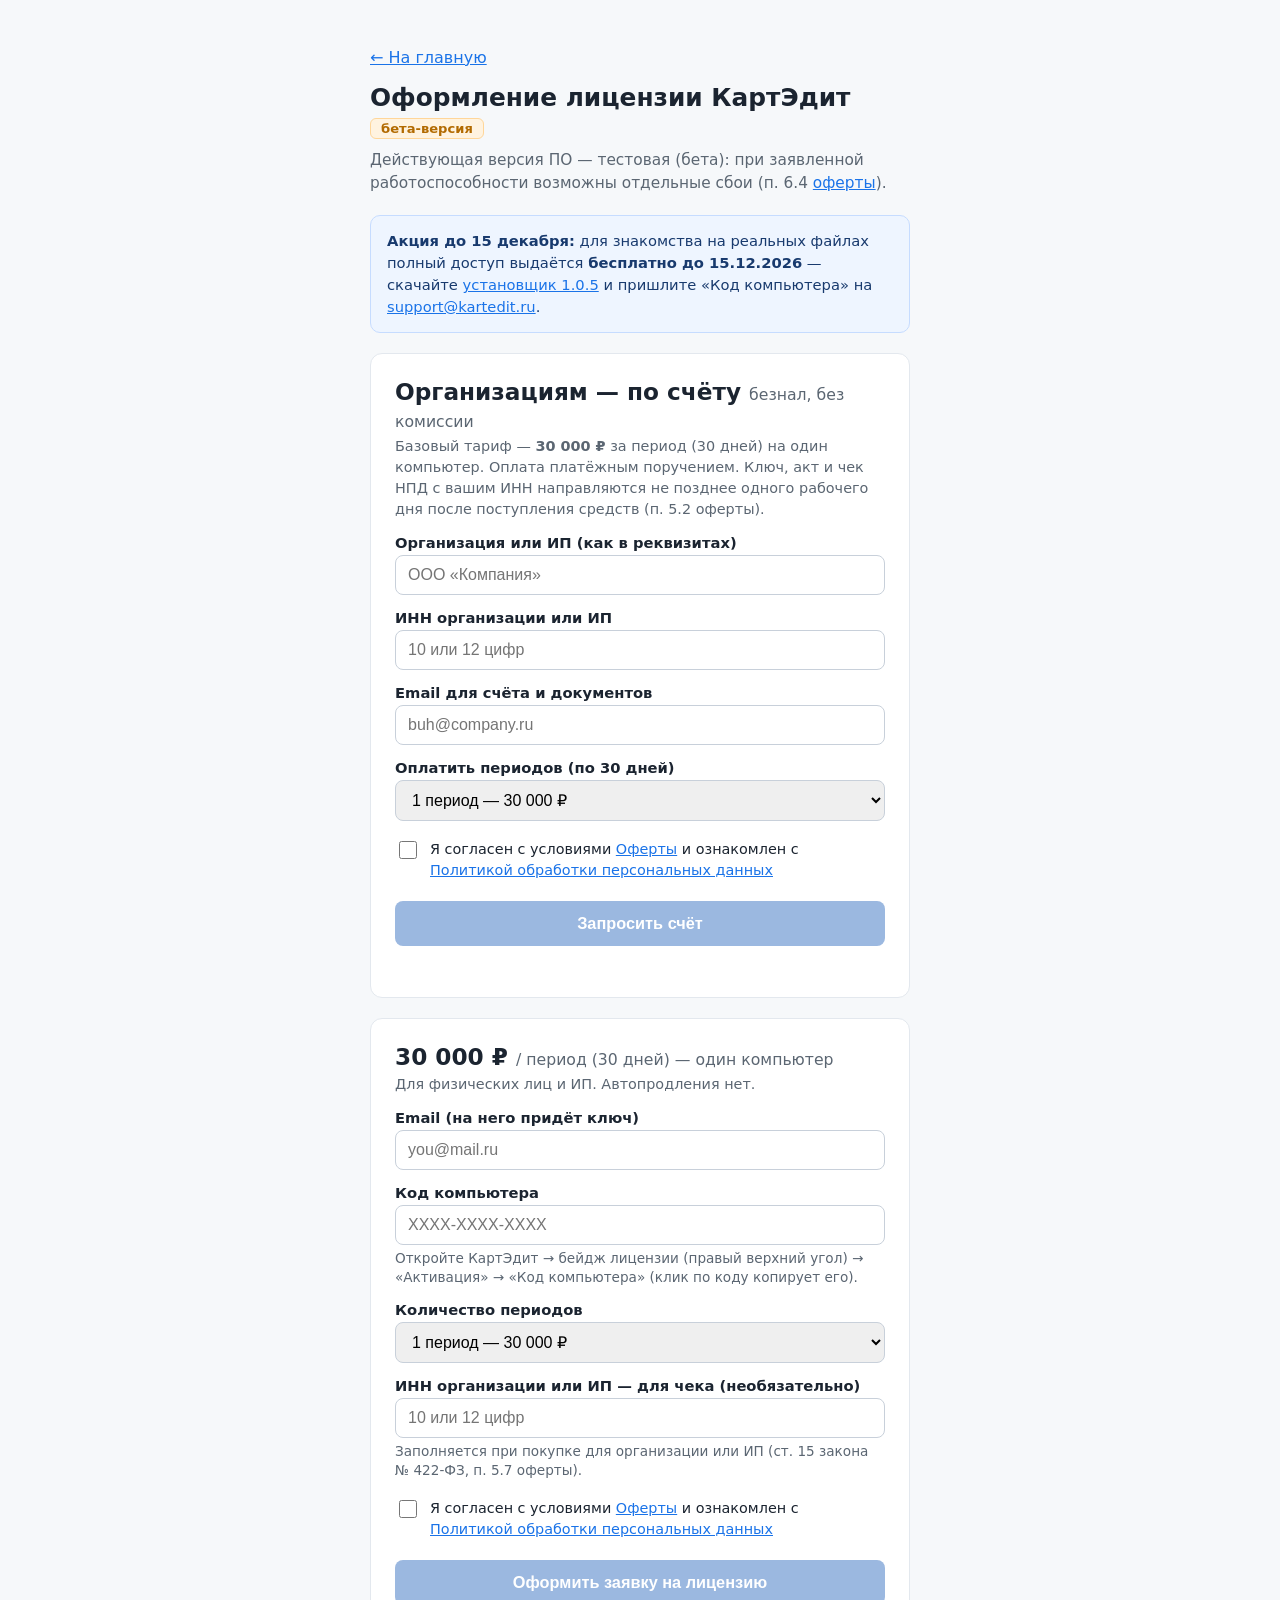
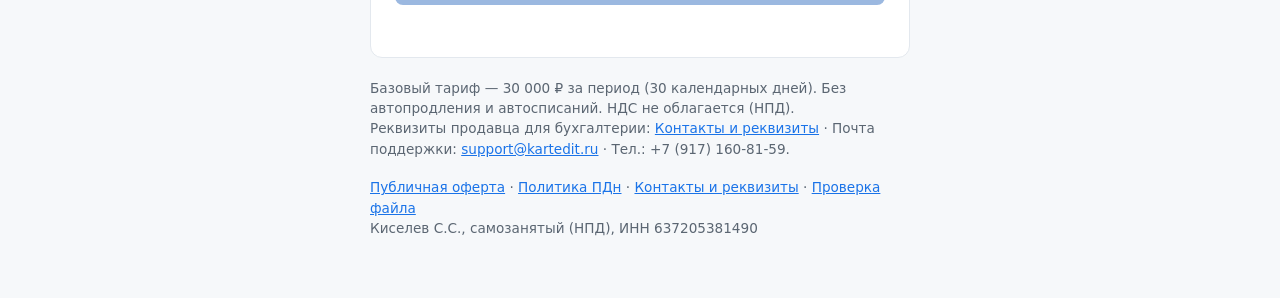
<file: pay/index.html>
<!DOCTYPE html>
<html lang="ru">
<head>
<meta charset="utf-8">
<meta name="viewport" content="width=device-width, initial-scale=1">
<title>Оформление лицензии и счёта — КартЭдит</title>
<meta name="robots" content="noindex">
<style>
  :root { --acc:#1a73e8; --bg:#f6f8fa; --tx:#1b2430; }
  * { box-sizing:border-box; }
  body { margin:0; font-family:system-ui,Segoe UI,Roboto,sans-serif; color:var(--tx); background:var(--bg); }
  .wrap { max-width:580px; margin:0 auto; padding:32px 20px 60px; }
  h1 { font-size:1.55rem; margin:16px 0 8px; }
  .sub { color:#5b6672; font-size:.96rem; margin-bottom:20px; line-height:1.5; }
  .beta { display:inline-block; background:#fff3e0; color:#b26a00; border:1px solid #ffd699;
          border-radius:6px; padding:2px 10px; font-size:.82rem; font-weight:600; vertical-align:middle; }
  .promo-note {
    background:#eef5ff; border:1px solid #c6dcff; border-radius:10px;
    padding:14px 16px; margin-bottom:20px; font-size:.92rem; line-height:1.5; color:#183a6e;
  }
  .card { background:#fff; border:1px solid #e3e8ee; border-radius:12px; padding:24px; margin-bottom:20px; }
  .price { font-size:1.45rem; font-weight:700; }
  .price small { font-size:.98rem; font-weight:400; color:#5b6672; }
  .base { color:#5b6672; font-size:.9rem; margin-top:4px; line-height:1.45; }
  label { display:block; margin:14px 0 4px; font-weight:600; font-size:.92rem; }
  input, select { width:100%; padding:10px 12px; font-size:1rem; border:1px solid #c8d0da; border-radius:8px; }
  input:focus, select:focus { outline:2px solid var(--acc); border-color:var(--acc); }
  .hint { color:#5b6672; font-size:.85rem; margin-top:4px; line-height:1.4; }
  .agree { display:flex; gap:10px; align-items:flex-start; margin-top:18px; font-size:.9rem; line-height:1.45; font-weight:400; }
  .agree input { width:18px; height:18px; margin-top:2px; flex:none; }
  button { margin-top:16px; width:100%; padding:13px; font-size:1.02rem; font-weight:600;
           color:#fff; background:var(--acc); border:0; border-radius:8px; cursor:pointer; }
  button.sec { background:#f1f4f8; color:#1b2430; border:1px solid #c8d0da; margin-top:8px; }
  button:disabled { background:#9bb8e0; cursor:not-allowed; }
  .err { color:#c62828; margin-top:10px; font-size:.92rem; min-height:1.2em; }
  .foot { color:#5b6672; font-size:.85rem; margin-top:18px; line-height:1.5; }
  .req-box {
    background:#f8fafc; border:1px solid #d5dfe9; border-radius:10px; padding:18px;
  }
  .req-box h3 { margin:0 0 8px; font-size:1.1rem; color:#1b2430; }
  .req-box pre {
    background:#fff; border:1px solid #e1e6ed; border-radius:8px; padding:12px;
    font-family:Consolas,monospace; font-size:.85rem; white-space:pre-wrap; margin:12px 0;
  }
  .btn-link {
    display:block; width:100%; text-align:center; padding:12px 16px; border-radius:8px;
    background:var(--acc); color:#fff !important; text-decoration:none; font-weight:600;
  }
  a { color:var(--acc); }
</style>
</head>
<body>
<div class="wrap">
  <p><a href="/">&larr; На главную</a></p>
  <h1>Оформление лицензии КартЭдит <span class="beta">бета-версия</span></h1>
  <div class="sub">
    Действующая версия ПО — тестовая (бета): при заявленной работоспособности возможны отдельные сбои (п. 6.4 <a href="/offer">оферты</a>).
  </div>

  <div class="promo-note">
    <b>Акция до 15 декабря:</b> для знакомства на реальных файлах полный доступ выдаётся <b>бесплатно до 15.12.2026</b> — скачайте <a href="/download">установщик 1.0.5</a> и пришлите «Код компьютера» на <a href="mailto:support@kartedit.ru">support@kartedit.ru</a>.
  </div>

  <div class="card" id="b2b">
    <div class="price">Организациям — по счёту <small>безнал, без комиссии</small></div>
    <div class="base">Базовый тариф — <b><span class="b-rub">30&nbsp;000</span>&nbsp;₽</b> за период (30 дней) на один компьютер. Оплата платёжным поручением. Ключ, акт и чек НПД с вашим ИНН направляются не позднее одного рабочего дня после поступления средств (п. 5.2 оферты).</div>

    <label for="org">Организация или ИП (как в реквизитах)</label>
    <input id="org" placeholder="ООО «Компания»" maxlength="200" spellcheck="false">

    <label for="inno">ИНН организации или ИП</label>
    <input id="inno" inputmode="numeric" placeholder="10 или 12 цифр" maxlength="12" spellcheck="false">

    <label for="emailo">Email для счёта и документов</label>
    <input id="emailo" type="email" placeholder="buh@company.ru" autocomplete="email">

    <label for="monthso">Оплатить периодов (по 30 дней)</label>
    <select id="monthso"></select>

    <label class="agree" for="agreeo">
      <input id="agreeo" type="checkbox">
      <span>Я согласен с условиями <a href="/offer" target="_blank">Оферты</a> и ознакомлен
      с <a href="/privacy" target="_blank">Политикой обработки персональных данных</a></span>
    </label>

    <button id="order" disabled>Запросить счёт</button>
    <div class="err" id="erro"></div>
  </div>

  <div class="card" id="b2c">
    <div class="price" id="price">30&nbsp;000 ₽ <small>/ период (30 дней) — один компьютер</small></div>
    <div class="base" id="price-note">Для физических лиц и ИП. Автопродления нет.</div>

    <label for="email">Email (на него придёт ключ)</label>
    <input id="email" type="email" placeholder="you@mail.ru" autocomplete="email">

    <label for="hwid">Код компьютера</label>
    <input id="hwid" placeholder="XXXX-XXXX-XXXX" maxlength="14" spellcheck="false">
    <div class="hint">Откройте КартЭдит → бейдж лицензии (правый верхний угол) →
    «Активация» → «Код компьютера» (клик по коду копирует его).</div>

    <label for="months">Количество периодов</label>
    <select id="months"></select>

    <label for="innf">ИНН организации или ИП — для чека (необязательно)</label>
    <input id="innf" inputmode="numeric" placeholder="10 или 12 цифр" maxlength="12" spellcheck="false">
    <div class="hint">Заполняется при покупке для организации или ИП (ст. 15 закона № 422-ФЗ, п. 5.7 оферты).</div>

    <label class="agree" for="agree">
      <input id="agree" type="checkbox">
      <span>Я согласен с условиями <a href="/offer" target="_blank">Оферты</a> и ознакомлен
      с <a href="/privacy" target="_blank">Политикой обработки персональных данных</a></span>
    </label>

    <button id="pay" disabled>Оформить заявку на лицензию</button>
    <div class="err" id="err"></div>
  </div>

  <div class="foot">
    Базовый тариф — <span id="foot-base">30&nbsp;000</span>&nbsp;₽ за период (30 календарных дней). Без автопродления и автосписаний. НДС не облагается (НПД).<br>
    Реквизиты продавца для бухгалтерии: <a href="/requisites">Контакты и реквизиты</a> · Почта поддержки: <a href="mailto:support@kartedit.ru">support@kartedit.ru</a> · Тел.: +7 (917) 160-81-59.
  </div>
  <div class="foot">
    <a href="/offer">Публичная оферта</a> · <a href="/privacy">Политика ПДн</a> ·
    <a href="/requisites">Контакты и реквизиты</a> · <a href="/checksum">Проверка файла</a><br>
    Киселев С.С., самозанятый (НПД), ИНН <span id="inn">637205381490</span>
  </div>
</div>
<script>
const $ = id => document.getElementById(id);
const fmt = n => Number(n).toLocaleString('ru-RU');
const esc = s => String(s ?? '').replace(/[&<>"']/g, c => ({'&':'&amp;','<':'&lt;','>':'&gt;','"':'&quot;',"'":'&#39;'}[c]));
const OFFER_VER = 'v8-2026-10-07';

let PRICING = { first_month_rub: 30000, per_month_rub: 30000, renewal_month_rub: 30000, max_months: 12, discount_pct: 0, promo_active: false };
let perMonth = 30000;

function fillSelects() {
  const base = PRICING.renewal_month_rub || 30000;
  perMonth = PRICING.per_month_rub || base;
  $('price').innerHTML = fmt(perMonth) + ' ₽ <small>/ период (30 дней) — один компьютер</small>';
  $('foot-base').innerHTML = fmt(base).replace(/\s/g, '&nbsp;');
  document.querySelectorAll('.b-rub').forEach(el => { el.innerHTML = fmt(base).replace(/\s/g, '&nbsp;'); });

  for (const [selId, unitCost] of [['months', perMonth], ['monthso', base]]) {
    const sel = $(selId);
    const cur = sel.value || '1';
    sel.innerHTML = '';
    for (const n of [1, 2, 3, 6, 12]) {
      if (n > (PRICING.max_months || 12)) break;
      const word = n === 1 ? 'период' : (n < 5 ? 'периода' : 'периодов');
      sel.add(new Option(n + ' ' + word + ' — ' + fmt(unitCost * n) + ' ₽', n));
    }
    sel.value = cur;
  }
}

async function loadPricing() {
  try {
    const r = await fetch('/api/pricing');
    if (r.ok) {
      const d = await r.json();
      if (d && d.renewal_month_rub) PRICING = d;
    }
  } catch (e) {}
  fillSelects();
}

function showManualFallback(containerId, title, note, subject, bodyText, onReset) {
  const mailtoUrl = 'mailto:support@kartedit.ru?subject=' + encodeURIComponent(subject) + '&body=' + encodeURIComponent(bodyText);
  const box = $(containerId);
  const prevHtml = box.innerHTML;
  box.innerHTML = '<div class="req-box">' +
    '<h3>' + esc(title) + '</h3>' +
    '<div class="base">' + esc(note) + '</div>' +
    '<pre id="' + containerId + '-txt">' + esc(bodyText) + '</pre>' +
    '<a class="btn-link" href="' + mailtoUrl + '">Отправить заявку на support@kartedit.ru</a>' +
    '<button type="button" class="sec" id="' + containerId + '-cp">Скопировать текст заявки</button>' +
    '<div class="hint" id="' + containerId + '-st" style="color:#1b7a46; min-height:1.2em;"></div>' +
    '<div class="hint">Телефон для оперативной связи: <b>+7 (917) 160-81-59</b> · <a href="/requisites">Реквизиты для оплаты</a></div>' +
    '<button type="button" class="sec" id="' + containerId + '-back">Изменить данные</button>' +
    '</div>';
  $(containerId + '-cp').onclick = () => {
    navigator.clipboard.writeText('Кому: support@kartedit.ru\nТема: ' + subject + '\n\n' + bodyText).then(() => {
      $(containerId + '-st').textContent = '✓ Текст скопирован — вставьте его в письмо на support@kartedit.ru';
    });
  };
  $(containerId + '-back').onclick = () => { box.innerHTML = prevHtml; onReset(); };
}

function bindB2C() {
  const btn = $('pay'), err = $('err');
  $('hwid').addEventListener('input', e => {
    const raw = e.target.value.toUpperCase().replace(/[^A-Z0-9]/g, '').slice(0, 12);
    e.target.value = raw.replace(/(.{4})(?=.)/g, '$1-');
  });
  $('innf').addEventListener('input', e => { e.target.value = e.target.value.replace(/\D/g, '').slice(0, 12); });
  $('agree').addEventListener('change', () => { btn.disabled = !$('agree').checked; });

  btn.addEventListener('click', async () => {
    err.textContent = '';
    const emailVal = $('email').value.trim();
    const hwidVal = $('hwid').value.trim();
    const monthsVal = +($('months').value || 1);
    const inn = $('innf').value.trim();

    if (!emailVal || !emailVal.includes('@')) { err.textContent = 'Укажите корректный email для получения ключа'; return; }
    if (hwidVal.replace(/[^A-Za-z0-9]/g, '').length !== 12) { err.textContent = 'Укажите Код компьютера вида XXXX-XXXX-XXXX'; return; }
    if (inn && inn.length !== 10 && inn.length !== 12) { err.textContent = 'ИНН — 10 цифр (организация) или 12 цифр (ИП), либо оставьте поле пустым'; return; }

    btn.disabled = true; btn.textContent = 'Оформляем…';
    try {
      const r = await fetch('/api/pay', {
        method: 'POST', headers: {'Content-Type': 'application/json'},
        body: JSON.stringify({ email: emailVal, hwid: hwidVal, months: monthsVal, inn, accepted: true, offer_ver: OFFER_VER })
      });
      if (!r.ok) throw new Error('offline');
      const d = await r.json();
      if (!d.url) throw new Error('offline');
      location.href = d.url;
    } catch (e) {
      const sum = fmt(perMonth * monthsVal);
      const subj = 'Оформление лицензии КартЭдит (' + monthsVal + ' пер.)';
      const txt = 'Здравствуйте!\nПрошу оформить лицензию на ПО «КартЭдит».\n' +
        'Email для ключа: ' + emailVal + '\n' +
        'Код компьютера (HWID): ' + hwidVal + '\n' +
        'Периодов: ' + monthsVal + ' (сумма ' + sum + ' ₽)\n' +
        (inn ? 'ИНН для чека: ' + inn + '\n' : '') +
        'Согласие с офертой (' + OFFER_VER + '): подтверждено';
      showManualFallback(
        'b2c',
        'Заявка сформирована — осталось отправить её на почту',
        'Автоматическая онлайн-оплата картой сейчас отключена (сайт работает без платёжного шлюза). Нажмите кнопку ниже или скопируйте текст заявки и отправьте на support@kartedit.ru — ответим реквизитами / счётом и ключом.',
        subj, txt,
        () => { fillSelects(); bindB2C(); }
      );
    }
  });
}

function bindB2B() {
  const bo = $('order'), erro = $('erro');
  $('inno').addEventListener('input', e => { e.target.value = e.target.value.replace(/\D/g, '').slice(0, 12); });
  $('agreeo').addEventListener('change', () => { bo.disabled = !$('agreeo').checked; });

  bo.addEventListener('click', async () => {
    erro.textContent = '';
    const orgVal = $('org').value.trim();
    const inn = $('inno').value.trim();
    const emailOVal = $('emailo').value.trim();
    const monthsOVal = +($('monthso').value || 1);

    if (!orgVal) { erro.textContent = 'Укажите наименование организации или ИП'; return; }
    if (inn.length !== 10 && inn.length !== 12) { erro.textContent = 'Для счёта и чека НПД укажите ИНН (10 или 12 цифр)'; return; }
    if (!emailOVal || !emailOVal.includes('@')) { erro.textContent = 'Укажите email бухгалтерии или контактного лица'; return; }

    bo.disabled = true; bo.textContent = 'Готовим заявку…';
    try {
      const r = await fetch('/api/order', {
        method: 'POST', headers: {'Content-Type': 'application/json'},
        body: JSON.stringify({ email: emailOVal, org: orgVal, inn, months: monthsOVal, accepted: true, offer_ver: OFFER_VER })
      });
      if (!r.ok) throw new Error('offline');
      const d = await r.json();
      if (!d.order) throw new Error('offline');
      $('b2b').innerHTML = '<div class="price">Заявка ' + esc(d.order) + ' принята</div><div class="base">' + esc(d.message) + '</div>';
    } catch (e) {
      const sum = fmt((PRICING.renewal_month_rub || 30000) * monthsOVal);
      const subj = 'Запрос счёта КартЭдит: ' + orgVal;
      const txt = 'Здравствуйте!\nПрошу выставить счёт на ПО «КартЭдит».\n' +
        'Организация: ' + orgVal + '\n' +
        'ИНН: ' + inn + '\n' +
        'Email для счёта и документов: ' + emailOVal + '\n' +
        'Периодов (по 30 дней): ' + monthsOVal + ' (сумма ' + sum + ' ₽, НДС не облагается)\n' +
        'Оферта ' + OFFER_VER + ': согласен';
      showManualFallback(
        'b2b',
        'Заявка на счёт готова — отправьте её на почту',
        'Автоматический приём заявок на сервере сейчас отключён. Нажмите кнопку ниже, чтобы открыть письмо, или скопируйте текст заявки и отправьте на support@kartedit.ru — вышлем PDF-счёт в течение рабочего дня.',
        subj, txt,
        () => { fillSelects(); bindB2B(); }
      );
    }
  });
}

loadPricing();
bindB2C();
bindB2B();
</script>
</body>
</html>
</file>
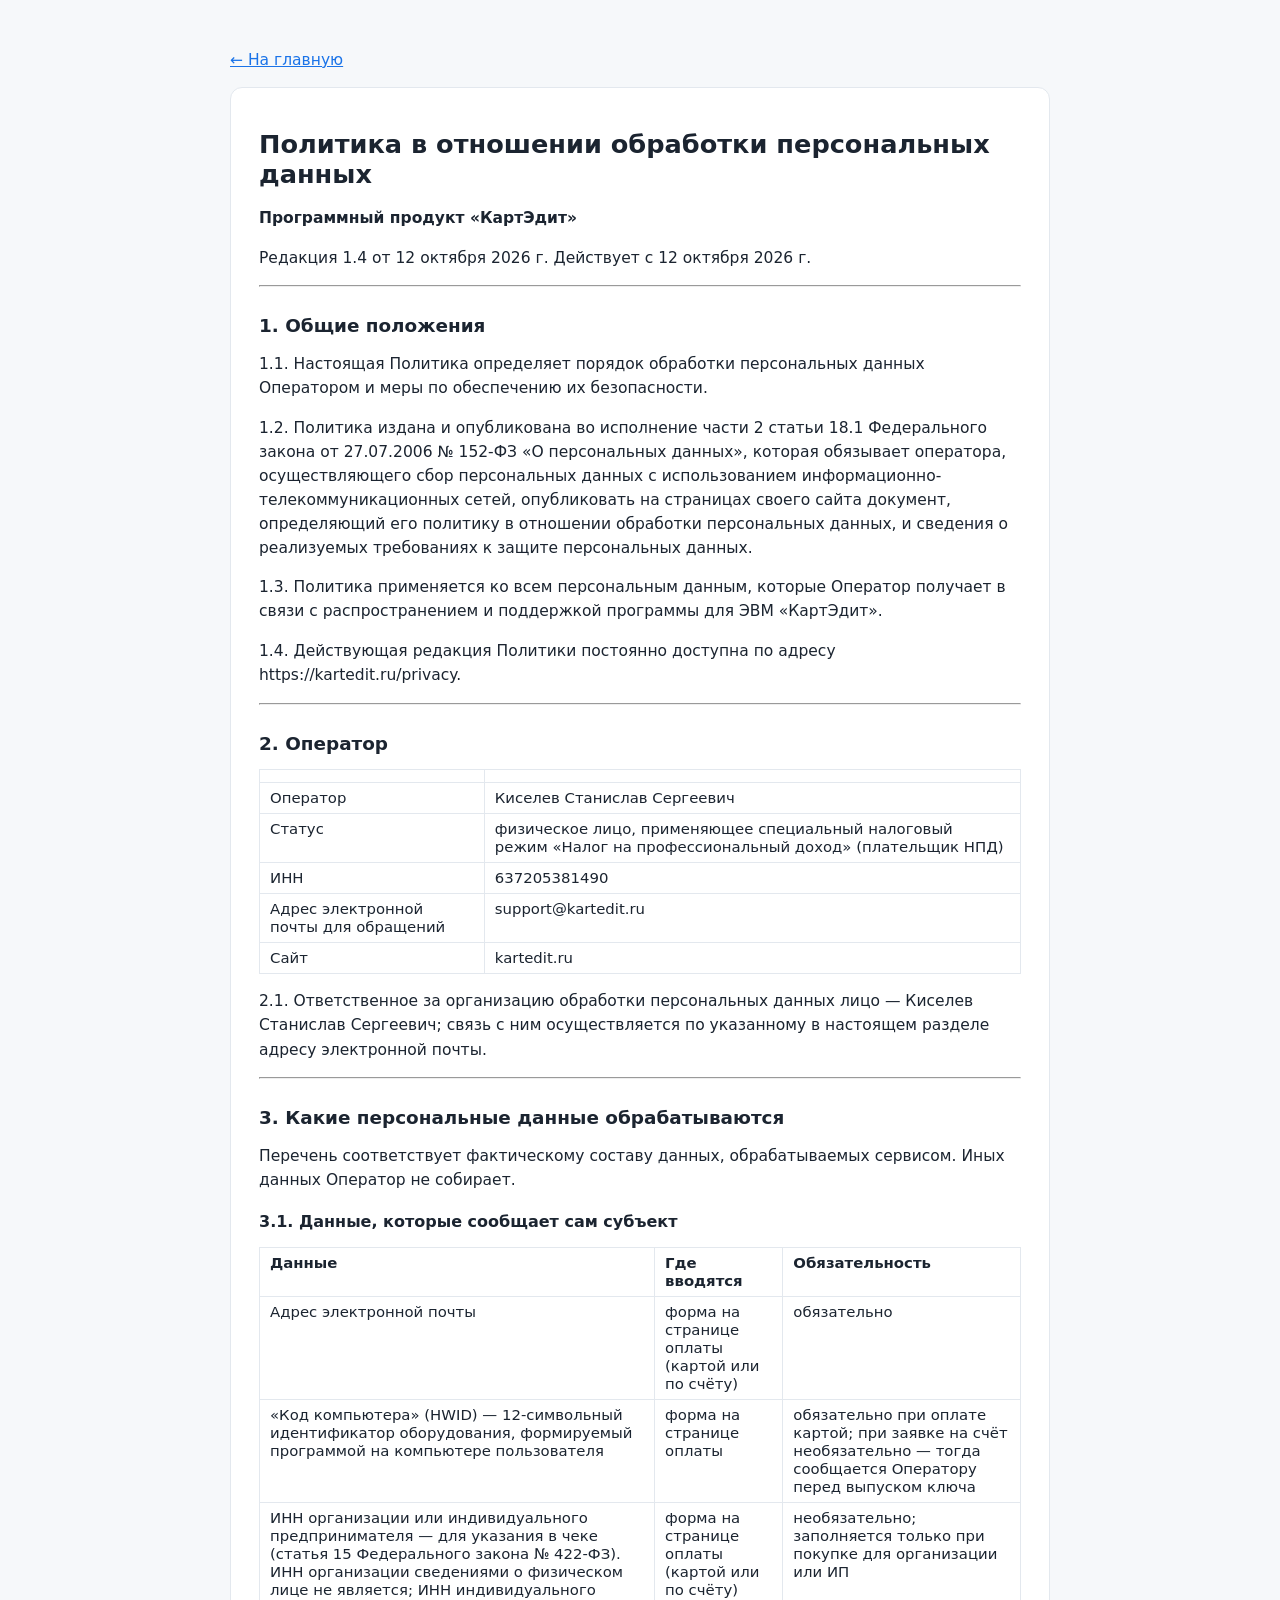
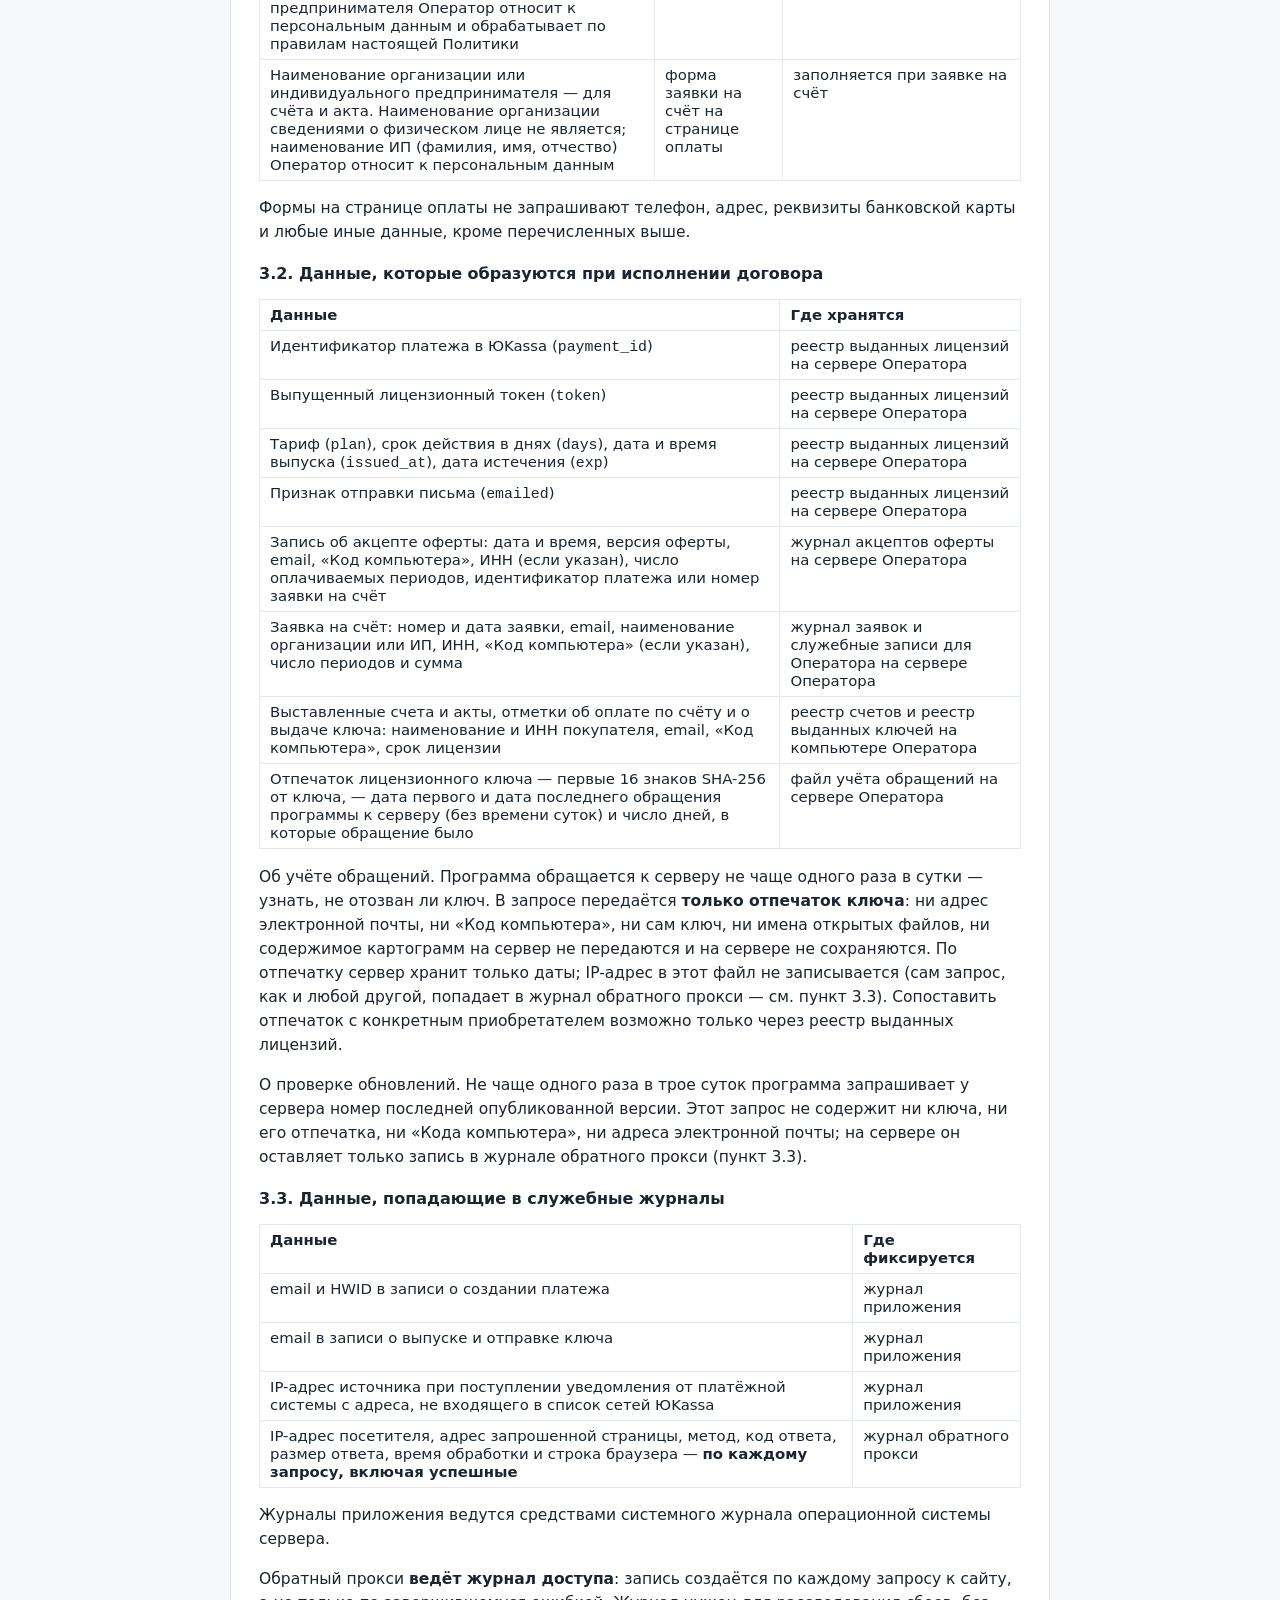
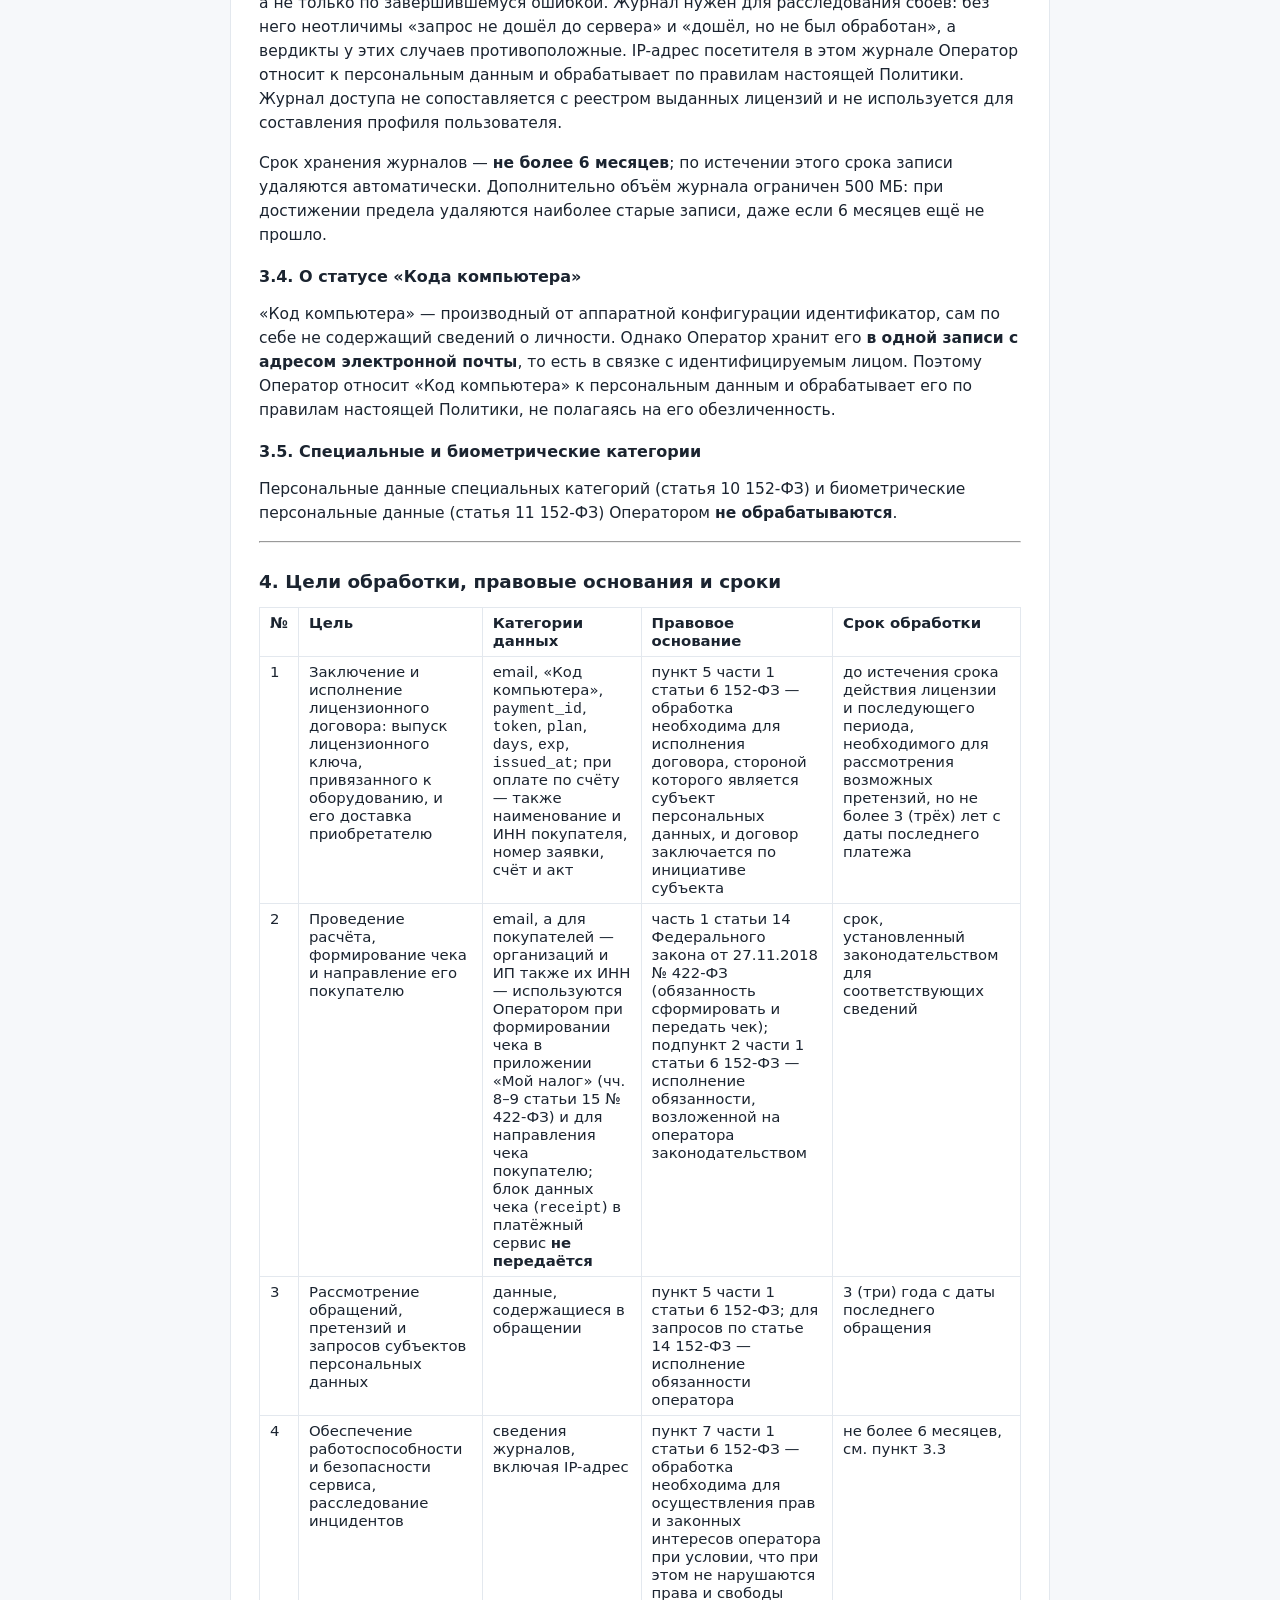
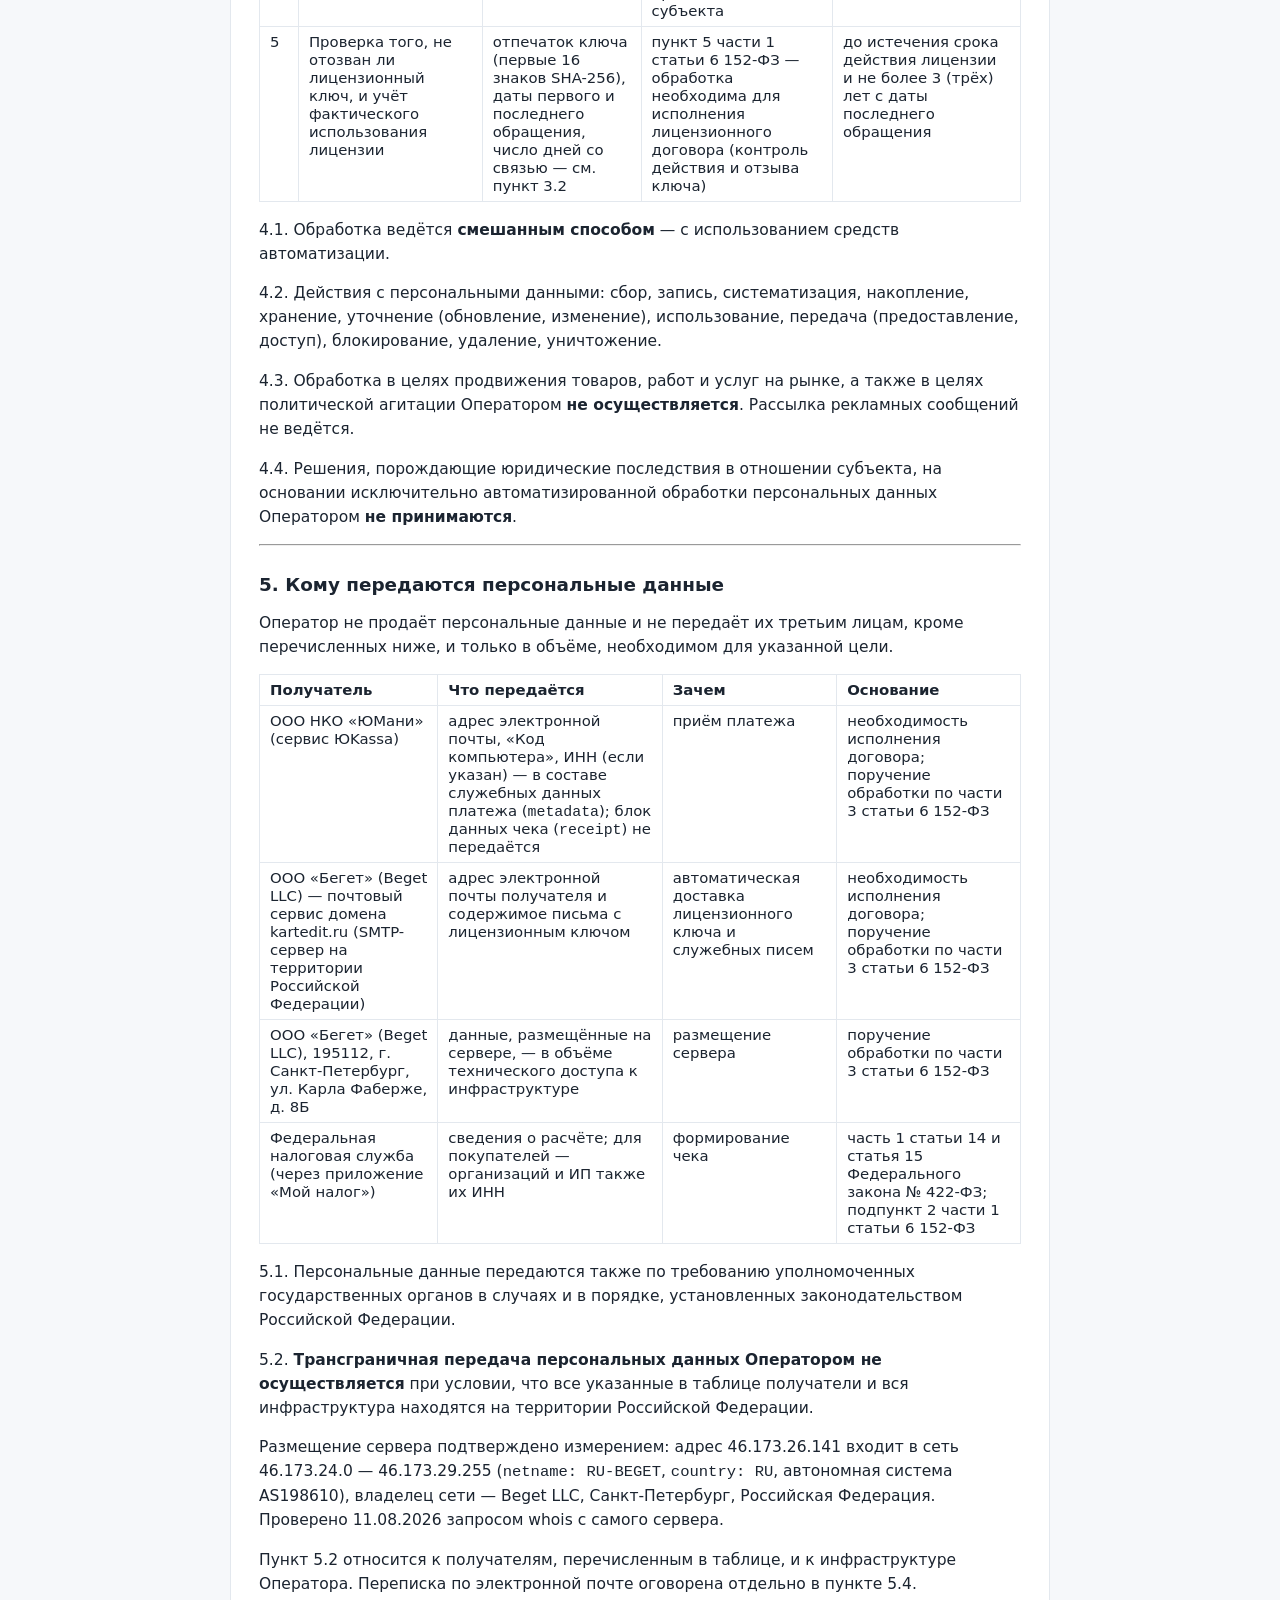
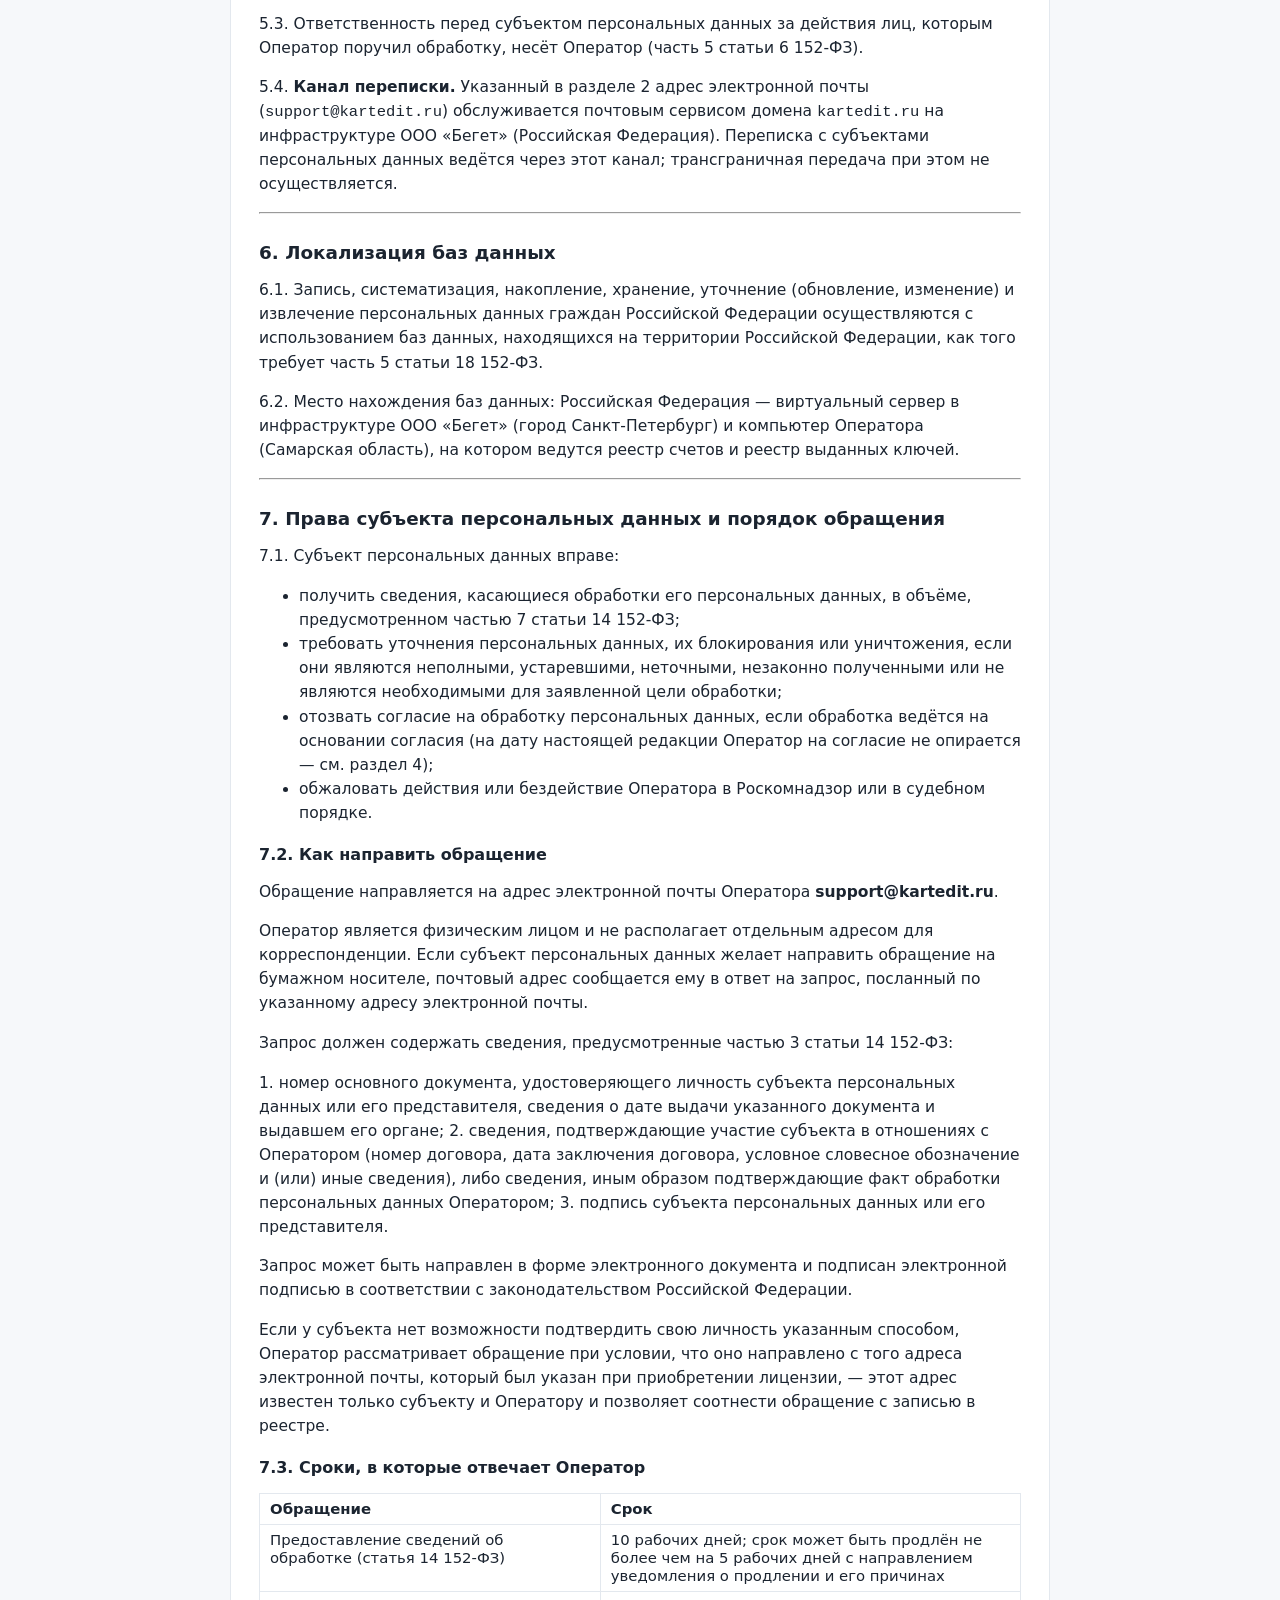
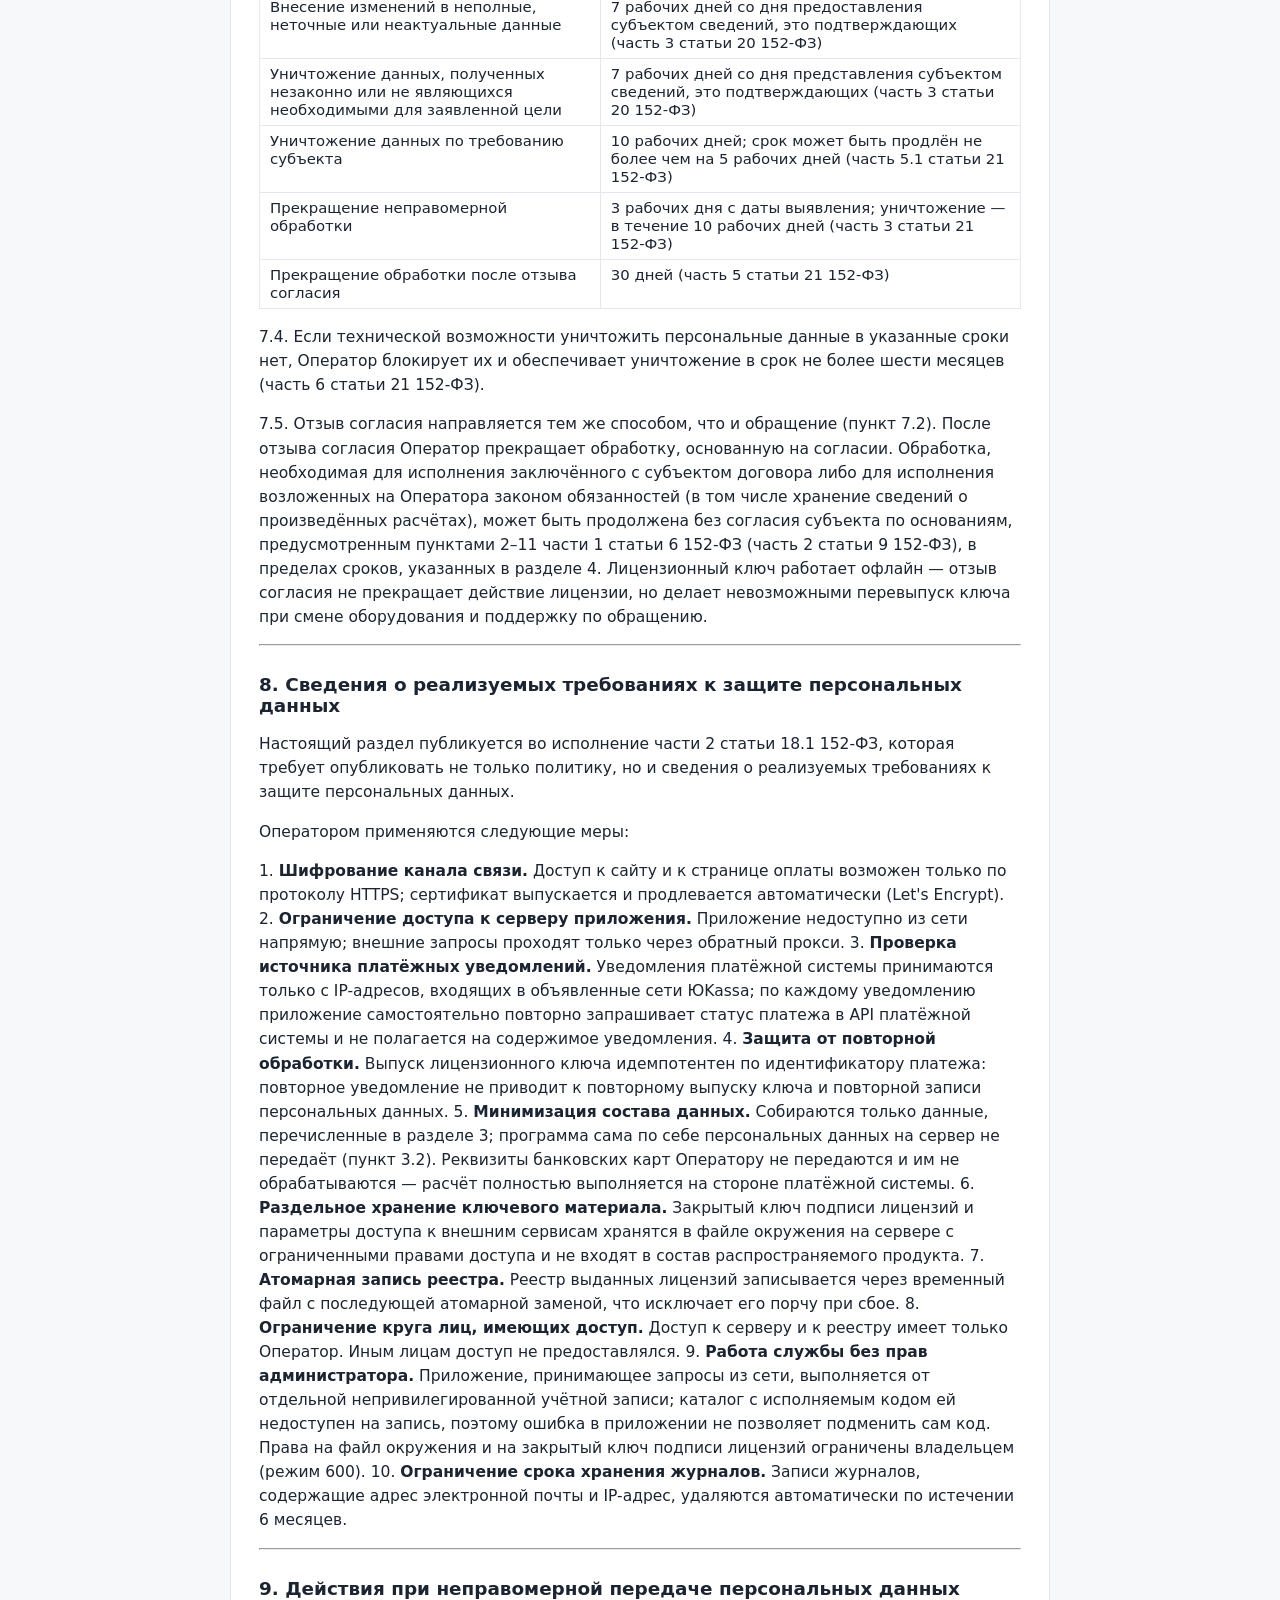
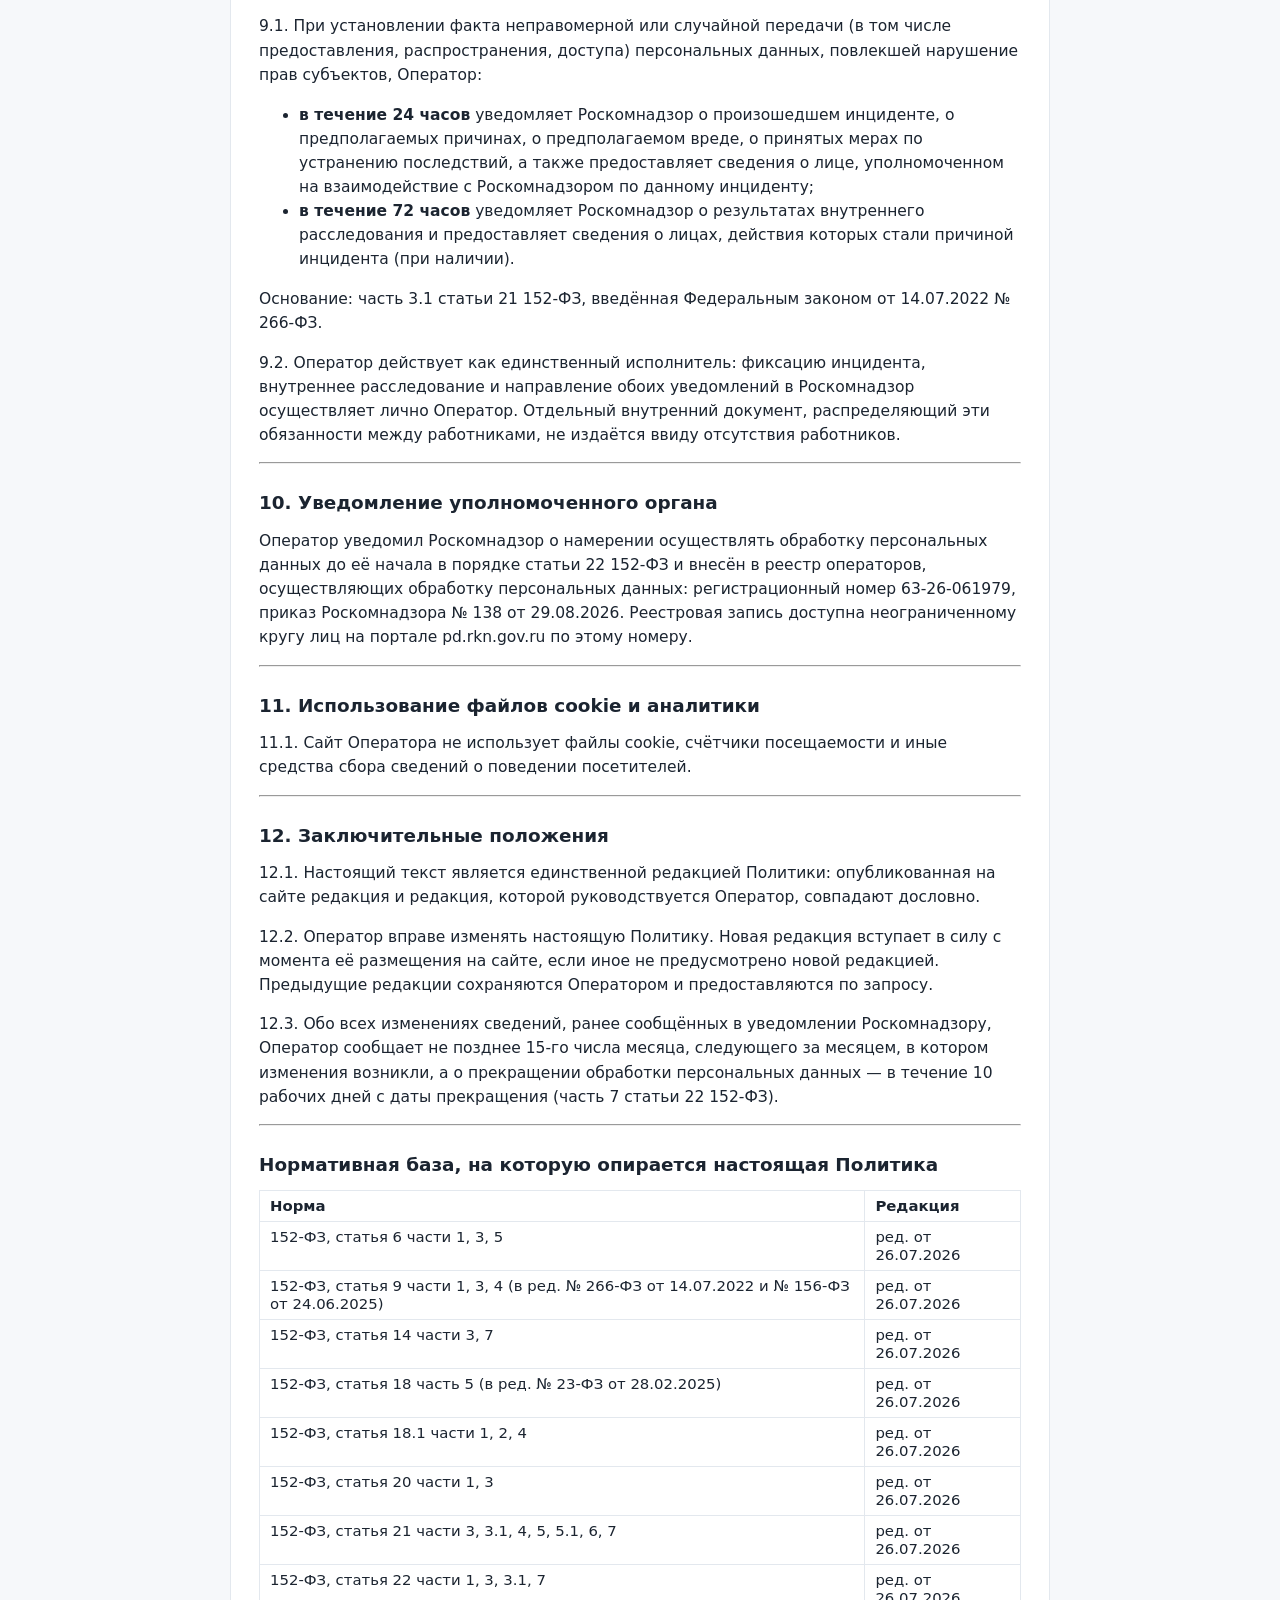
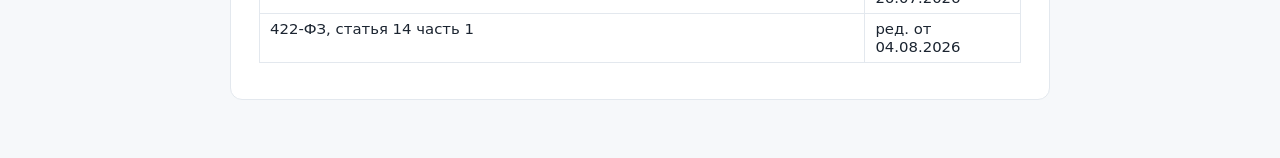
<file: privacy/index.html>
<!DOCTYPE html>
<html lang="ru">
<head>
<meta charset="utf-8">
<meta name="viewport" content="width=device-width, initial-scale=1">
<title>Политика обработки персональных данных — КартЭдит</title>
<style>
  body { margin:0; font-family:system-ui,Segoe UI,Roboto,sans-serif; color:#1b2430; background:#f6f8fa; }
  .wrap { max-width:820px; margin:0 auto; padding:32px 20px 60px; }
  h1 { font-size:1.6rem; }
  h2 { font-size:1.15rem; margin-top:28px; }
  h3 { font-size:1rem; margin-top:20px; }
  .card { background:#fff; border:1px solid #e3e8ee; border-radius:12px; padding:24px 28px; }
  table { border-collapse:collapse; margin:12px 0; width:100%; }
  td, th { border:1px solid #e3e8ee; padding:6px 10px; font-size:.93rem; text-align:left; vertical-align:top; }
  p, li { line-height:1.55; font-size:.97rem; }
  a { color:#1a73e8; }
  .draft { background:#fff4e5; border:1px solid #ffb547; border-radius:8px; padding:12px 16px; margin-bottom:18px; }
</style>
</head>
<body>
<div class="wrap">
<p><a href="/">&larr; На главную</a></p>
<div class="card">
<h1>Политика в отношении обработки персональных данных</h1>
<p><b>Программный продукт «КартЭдит»</b></p>
<p>Редакция 1.4 от 12 октября 2026 г. Действует с 12 октября 2026 г.</p>
<hr>
<h2>1. Общие положения</h2>
<p>1.1. Настоящая Политика определяет порядок обработки персональных данных Оператором и меры по обеспечению их безопасности.</p>
<p>1.2. Политика издана и опубликована во исполнение части 2 статьи 18.1 Федерального закона от 27.07.2006 № 152-ФЗ «О персональных данных», которая обязывает оператора, осуществляющего сбор персональных данных с использованием информационно-телекоммуникационных сетей, опубликовать на страницах своего сайта документ, определяющий его политику в отношении обработки персональных данных, и сведения о реализуемых требованиях к защите персональных данных.</p>
<p>1.3. Политика применяется ко всем персональным данным, которые Оператор получает в связи с распространением и поддержкой программы для ЭВМ «КартЭдит».</p>
<p>1.4. Действующая редакция Политики постоянно доступна по адресу https://kartedit.ru/privacy.</p>
<hr>
<h2>2. Оператор</h2>
<table><tr><th></th><th></th></tr><tr><td>Оператор</td><td>Киселев Станислав Сергеевич</td></tr><tr><td>Статус</td><td>физическое лицо, применяющее специальный налоговый режим «Налог на профессиональный доход» (плательщик НПД)</td></tr><tr><td>ИНН</td><td>637205381490</td></tr><tr><td>Адрес электронной почты для обращений</td><td>support@kartedit.ru</td></tr><tr><td>Сайт</td><td>kartedit.ru</td></tr></table>
<p>2.1. Ответственное за организацию обработки персональных данных лицо — Киселев Станислав Сергеевич; связь с ним осуществляется по указанному в настоящем разделе адресу электронной почты.</p>
<hr>
<h2>3. Какие персональные данные обрабатываются</h2>
<p>Перечень соответствует фактическому составу данных, обрабатываемых сервисом. Иных данных Оператор не собирает.</p>
<h3>3.1. Данные, которые сообщает сам субъект</h3>
<table><tr><th>Данные</th><th>Где вводятся</th><th>Обязательность</th></tr><tr><td>Адрес электронной почты</td><td>форма на странице оплаты (картой или по счёту)</td><td>обязательно</td></tr><tr><td>«Код компьютера» (HWID) — 12-символьный идентификатор оборудования, формируемый программой на компьютере пользователя</td><td>форма на странице оплаты</td><td>обязательно при оплате картой; при заявке на счёт необязательно — тогда сообщается Оператору перед выпуском ключа</td></tr><tr><td>ИНН организации или индивидуального предпринимателя — для указания в чеке (статья 15 Федерального закона № 422-ФЗ). ИНН организации сведениями о физическом лице не является; ИНН индивидуального предпринимателя Оператор относит к персональным данным и обрабатывает по правилам настоящей Политики</td><td>форма на странице оплаты (картой или по счёту)</td><td>необязательно; заполняется только при покупке для организации или ИП</td></tr><tr><td>Наименование организации или индивидуального предпринимателя — для счёта и акта. Наименование организации сведениями о физическом лице не является; наименование ИП (фамилия, имя, отчество) Оператор относит к персональным данным</td><td>форма заявки на счёт на странице оплаты</td><td>заполняется при заявке на счёт</td></tr></table>
<p>Формы на странице оплаты не запрашивают телефон, адрес, реквизиты банковской карты и любые иные данные, кроме перечисленных выше.</p>
<h3>3.2. Данные, которые образуются при исполнении договора</h3>
<table><tr><th>Данные</th><th>Где хранятся</th></tr><tr><td>Идентификатор платежа в ЮKassa (<code>payment_id</code>)</td><td>реестр выданных лицензий на сервере Оператора</td></tr><tr><td>Выпущенный лицензионный токен (<code>token</code>)</td><td>реестр выданных лицензий на сервере Оператора</td></tr><tr><td>Тариф (<code>plan</code>), срок действия в днях (<code>days</code>), дата и время выпуска (<code>issued_at</code>), дата истечения (<code>exp</code>)</td><td>реестр выданных лицензий на сервере Оператора</td></tr><tr><td>Признак отправки письма (<code>emailed</code>)</td><td>реестр выданных лицензий на сервере Оператора</td></tr><tr><td>Запись об акцепте оферты: дата и время, версия оферты, email, «Код компьютера», ИНН (если указан), число оплачиваемых периодов, идентификатор платежа или номер заявки на счёт</td><td>журнал акцептов оферты на сервере Оператора</td></tr><tr><td>Заявка на счёт: номер и дата заявки, email, наименование организации или ИП, ИНН, «Код компьютера» (если указан), число периодов и сумма</td><td>журнал заявок и служебные записи для Оператора на сервере Оператора</td></tr><tr><td>Выставленные счета и акты, отметки об оплате по счёту и о выдаче ключа: наименование и ИНН покупателя, email, «Код компьютера», срок лицензии</td><td>реестр счетов и реестр выданных ключей на компьютере Оператора</td></tr><tr><td>Отпечаток лицензионного ключа — первые 16 знаков SHA-256 от ключа, — дата первого и дата последнего обращения программы к серверу (без времени суток) и число дней, в которые обращение было</td><td>файл учёта обращений на сервере Оператора</td></tr></table>
<p>Об учёте обращений. Программа обращается к серверу не чаще одного раза в сутки — узнать, не отозван ли ключ. В запросе передаётся <b>только отпечаток ключа</b>: ни адрес электронной почты, ни «Код компьютера», ни сам ключ, ни имена открытых файлов, ни содержимое картограмм на сервер не передаются и на сервере не сохраняются. По отпечатку сервер хранит только даты; IP-адрес в этот файл не записывается (сам запрос, как и любой другой, попадает в журнал обратного прокси — см. пункт 3.3). Сопоставить отпечаток с конкретным приобретателем возможно только через реестр выданных лицензий.</p>
<p>О проверке обновлений. Не чаще одного раза в трое суток программа запрашивает у сервера номер последней опубликованной версии. Этот запрос не содержит ни ключа, ни его отпечатка, ни «Кода компьютера», ни адреса электронной почты; на сервере он оставляет только запись в журнале обратного прокси (пункт 3.3).</p>
<h3>3.3. Данные, попадающие в служебные журналы</h3>
<table><tr><th>Данные</th><th>Где фиксируется</th></tr><tr><td>email и HWID в записи о создании платежа</td><td>журнал приложения</td></tr><tr><td>email в записи о выпуске и отправке ключа</td><td>журнал приложения</td></tr><tr><td>IP-адрес источника при поступлении уведомления от платёжной системы с адреса, не входящего в список сетей ЮKassa</td><td>журнал приложения</td></tr><tr><td>IP-адрес посетителя, адрес запрошенной страницы, метод, код ответа, размер ответа, время обработки и строка браузера — <b>по каждому запросу, включая успешные</b></td><td>журнал обратного прокси</td></tr></table>
<p>Журналы приложения ведутся средствами системного журнала операционной системы сервера.</p>
<p>Обратный прокси <b>ведёт журнал доступа</b>: запись создаётся по каждому запросу к сайту, а не только по завершившемуся ошибкой. Журнал нужен для расследования сбоев: без него неотличимы «запрос не дошёл до сервера» и «дошёл, но не был обработан», а вердикты у этих случаев противоположные. IP-адрес посетителя в этом журнале Оператор относит к персональным данным и обрабатывает по правилам настоящей Политики. Журнал доступа не сопоставляется с реестром выданных лицензий и не используется для составления профиля пользователя.</p>
<p>Срок хранения журналов — <b>не более 6 месяцев</b>; по истечении этого срока записи удаляются автоматически. Дополнительно объём журнала ограничен 500 МБ: при достижении предела удаляются наиболее старые записи, даже если 6 месяцев ещё не прошло.</p>
<h3>3.4. О статусе «Кода компьютера»</h3>
<p>«Код компьютера» — производный от аппаратной конфигурации идентификатор, сам по себе не содержащий сведений о личности. Однако Оператор хранит его <b>в одной записи с адресом электронной почты</b>, то есть в связке с идентифицируемым лицом. Поэтому Оператор относит «Код компьютера» к персональным данным и обрабатывает его по правилам настоящей Политики, не полагаясь на его обезличенность.</p>
<h3>3.5. Специальные и биометрические категории</h3>
<p>Персональные данные специальных категорий (статья 10 152-ФЗ) и биометрические персональные данные (статья 11 152-ФЗ) Оператором <b>не обрабатываются</b>.</p>
<hr>
<h2>4. Цели обработки, правовые основания и сроки</h2>
<table><tr><th>№</th><th>Цель</th><th>Категории данных</th><th>Правовое основание</th><th>Срок обработки</th></tr><tr><td>1</td><td>Заключение и исполнение лицензионного договора: выпуск лицензионного ключа, привязанного к оборудованию, и его доставка приобретателю</td><td>email, «Код компьютера», <code>payment_id</code>, <code>token</code>, <code>plan</code>, <code>days</code>, <code>exp</code>, <code>issued_at</code>; при оплате по счёту — также наименование и ИНН покупателя, номер заявки, счёт и акт</td><td>пункт 5 части 1 статьи 6 152-ФЗ — обработка необходима для исполнения договора, стороной которого является субъект персональных данных, и договор заключается по инициативе субъекта</td><td>до истечения срока действия лицензии и последующего периода, необходимого для рассмотрения возможных претензий, но не более 3 (трёх) лет с даты последнего платежа</td></tr><tr><td>2</td><td>Проведение расчёта, формирование чека и направление его покупателю</td><td>email, а для покупателей — организаций и ИП также их ИНН — используются Оператором при формировании чека в приложении «Мой налог» (чч. 8–9 статьи 15 № 422-ФЗ) и для направления чека покупателю; блок данных чека (<code>receipt</code>) в платёжный сервис <b>не передаётся</b></td><td>часть 1 статьи 14 Федерального закона от 27.11.2018 № 422-ФЗ (обязанность сформировать и передать чек); подпункт 2 части 1 статьи 6 152-ФЗ — исполнение обязанности, возложенной на оператора законодательством</td><td>срок, установленный законодательством для соответствующих сведений</td></tr><tr><td>3</td><td>Рассмотрение обращений, претензий и запросов субъектов персональных данных</td><td>данные, содержащиеся в обращении</td><td>пункт 5 части 1 статьи 6 152-ФЗ; для запросов по статье 14 152-ФЗ — исполнение обязанности оператора</td><td>3 (три) года с даты последнего обращения</td></tr><tr><td>4</td><td>Обеспечение работоспособности и безопасности сервиса, расследование инцидентов</td><td>сведения журналов, включая IP-адрес</td><td>пункт 7 части 1 статьи 6 152-ФЗ — обработка необходима для осуществления прав и законных интересов оператора при условии, что при этом не нарушаются права и свободы субъекта</td><td>не более 6 месяцев, см. пункт 3.3</td></tr><tr><td>5</td><td>Проверка того, не отозван ли лицензионный ключ, и учёт фактического использования лицензии</td><td>отпечаток ключа (первые 16 знаков SHA-256), даты первого и последнего обращения, число дней со связью — см. пункт 3.2</td><td>пункт 5 части 1 статьи 6 152-ФЗ — обработка необходима для исполнения лицензионного договора (контроль действия и отзыва ключа)</td><td>до истечения срока действия лицензии и не более 3 (трёх) лет с даты последнего обращения</td></tr></table>
<p>4.1. Обработка ведётся <b>смешанным способом</b> — с использованием средств автоматизации.</p>
<p>4.2. Действия с персональными данными: сбор, запись, систематизация, накопление, хранение, уточнение (обновление, изменение), использование, передача (предоставление, доступ), блокирование, удаление, уничтожение.</p>
<p>4.3. Обработка в целях продвижения товаров, работ и услуг на рынке, а также в целях политической агитации Оператором <b>не осуществляется</b>. Рассылка рекламных сообщений не ведётся.</p>
<p>4.4. Решения, порождающие юридические последствия в отношении субъекта, на основании исключительно автоматизированной обработки персональных данных Оператором <b>не принимаются</b>.</p>
<hr>
<h2>5. Кому передаются персональные данные</h2>
<p>Оператор не продаёт персональные данные и не передаёт их третьим лицам, кроме перечисленных ниже, и только в объёме, необходимом для указанной цели.</p>
<table><tr><th>Получатель</th><th>Что передаётся</th><th>Зачем</th><th>Основание</th></tr><tr><td>ООО НКО «ЮМани» (сервис ЮKassa)</td><td>адрес электронной почты, «Код компьютера», ИНН (если указан) — в составе служебных данных платежа (<code>metadata</code>); блок данных чека (<code>receipt</code>) не передаётся</td><td>приём платежа</td><td>необходимость исполнения договора; поручение обработки по части 3 статьи 6 152-ФЗ</td></tr><tr><td>ООО «Бегет» (Beget LLC) — почтовый сервис домена kartedit.ru (SMTP-сервер на территории Российской Федерации)</td><td>адрес электронной почты получателя и содержимое письма с лицензионным ключом</td><td>автоматическая доставка лицензионного ключа и служебных писем</td><td>необходимость исполнения договора; поручение обработки по части 3 статьи 6 152-ФЗ</td></tr><tr><td>ООО «Бегет» (Beget LLC), 195112, г. Санкт-Петербург, ул. Карла Фаберже, д. 8Б</td><td>данные, размещённые на сервере, — в объёме технического доступа к инфраструктуре</td><td>размещение сервера</td><td>поручение обработки по части 3 статьи 6 152-ФЗ</td></tr><tr><td>Федеральная налоговая служба (через приложение «Мой налог»)</td><td>сведения о расчёте; для покупателей — организаций и ИП также их ИНН</td><td>формирование чека</td><td>часть 1 статьи 14 и статья 15 Федерального закона № 422-ФЗ; подпункт 2 части 1 статьи 6 152-ФЗ</td></tr></table>
<p>5.1. Персональные данные передаются также по требованию уполномоченных государственных органов в случаях и в порядке, установленных законодательством Российской Федерации.</p>
<p>5.2. <b>Трансграничная передача персональных данных Оператором не осуществляется</b> при условии, что все указанные в таблице получатели и вся инфраструктура находятся на территории Российской Федерации.</p>
<p>Размещение сервера подтверждено измерением: адрес 46.173.26.141 входит в сеть 46.173.24.0 — 46.173.29.255 (<code>netname: RU-BEGET</code>, <code>country: RU</code>, автономная система AS198610), владелец сети — Beget LLC, Санкт-Петербург, Российская Федерация. Проверено 11.08.2026 запросом whois с самого сервера.</p>
<p>Пункт 5.2 относится к получателям, перечисленным в таблице, и к инфраструктуре Оператора. Переписка по электронной почте оговорена отдельно в пункте 5.4.</p>
<p>5.3. Ответственность перед субъектом персональных данных за действия лиц, которым Оператор поручил обработку, несёт Оператор (часть 5 статьи 6 152-ФЗ).</p>
<p>5.4. <b>Канал переписки.</b> Указанный в разделе 2 адрес электронной почты (<code>support@kartedit.ru</code>) обслуживается почтовым сервисом домена <code>kartedit.ru</code> на инфраструктуре ООО «Бегет» (Российская Федерация). Переписка с субъектами персональных данных ведётся через этот канал; трансграничная передача при этом не осуществляется.</p>
<hr>
<h2>6. Локализация баз данных</h2>
<p>6.1. Запись, систематизация, накопление, хранение, уточнение (обновление, изменение) и извлечение персональных данных граждан Российской Федерации осуществляются с использованием баз данных, находящихся на территории Российской Федерации, как того требует часть 5 статьи 18 152-ФЗ.</p>
<p>6.2. Место нахождения баз данных: Российская Федерация — виртуальный сервер в инфраструктуре ООО «Бегет» (город Санкт-Петербург) и компьютер Оператора (Самарская область), на котором ведутся реестр счетов и реестр выданных ключей.</p>
<hr>
<h2>7. Права субъекта персональных данных и порядок обращения</h2>
<p>7.1. Субъект персональных данных вправе:</p>
<ul><li>получить сведения, касающиеся обработки его персональных данных, в объёме, предусмотренном частью 7 статьи 14 152-ФЗ;</li><li>требовать уточнения персональных данных, их блокирования или уничтожения, если они являются неполными, устаревшими, неточными, незаконно полученными или не являются необходимыми для заявленной цели обработки;</li><li>отозвать согласие на обработку персональных данных, если обработка ведётся на основании согласия (на дату настоящей редакции Оператор на согласие не опирается — см. раздел 4);</li><li>обжаловать действия или бездействие Оператора в Роскомнадзор или в судебном порядке.</li></ul>
<h3>7.2. Как направить обращение</h3>
<p>Обращение направляется на адрес электронной почты Оператора <b>support@kartedit.ru</b>.</p>
<p>Оператор является физическим лицом и не располагает отдельным адресом для корреспонденции. Если субъект персональных данных желает направить обращение на бумажном носителе, почтовый адрес сообщается ему в ответ на запрос, посланный по указанному адресу электронной почты.</p>
<p>Запрос должен содержать сведения, предусмотренные частью 3 статьи 14 152-ФЗ:</p>
<p>1. номер основного документа, удостоверяющего личность субъекта персональных данных или его представителя, сведения о дате выдачи указанного документа и выдавшем его органе; 2. сведения, подтверждающие участие субъекта в отношениях с Оператором (номер договора, дата заключения договора, условное словесное обозначение и (или) иные сведения), либо сведения, иным образом подтверждающие факт обработки персональных данных Оператором; 3. подпись субъекта персональных данных или его представителя.</p>
<p>Запрос может быть направлен в форме электронного документа и подписан электронной подписью в соответствии с законодательством Российской Федерации.</p>
<p>Если у субъекта нет возможности подтвердить свою личность указанным способом, Оператор рассматривает обращение при условии, что оно направлено с того адреса электронной почты, который был указан при приобретении лицензии, — этот адрес известен только субъекту и Оператору и позволяет соотнести обращение с записью в реестре.</p>
<h3>7.3. Сроки, в которые отвечает Оператор</h3>
<table><tr><th>Обращение</th><th>Срок</th></tr><tr><td>Предоставление сведений об обработке (статья 14 152-ФЗ)</td><td>10 рабочих дней; срок может быть продлён не более чем на 5 рабочих дней с направлением уведомления о продлении и его причинах</td></tr><tr><td>Внесение изменений в неполные, неточные или неактуальные данные</td><td>7 рабочих дней со дня предоставления субъектом сведений, это подтверждающих (часть 3 статьи 20 152-ФЗ)</td></tr><tr><td>Уничтожение данных, полученных незаконно или не являющихся необходимыми для заявленной цели</td><td>7 рабочих дней со дня представления субъектом сведений, это подтверждающих (часть 3 статьи 20 152-ФЗ)</td></tr><tr><td>Уничтожение данных по требованию субъекта</td><td>10 рабочих дней; срок может быть продлён не более чем на 5 рабочих дней (часть 5.1 статьи 21 152-ФЗ)</td></tr><tr><td>Прекращение неправомерной обработки</td><td>3 рабочих дня с даты выявления; уничтожение — в течение 10 рабочих дней (часть 3 статьи 21 152-ФЗ)</td></tr><tr><td>Прекращение обработки после отзыва согласия</td><td>30 дней (часть 5 статьи 21 152-ФЗ)</td></tr></table>
<p>7.4. Если технической возможности уничтожить персональные данные в указанные сроки нет, Оператор блокирует их и обеспечивает уничтожение в срок не более шести месяцев (часть 6 статьи 21 152-ФЗ).</p>
<p>7.5. Отзыв согласия направляется тем же способом, что и обращение (пункт 7.2). После отзыва согласия Оператор прекращает обработку, основанную на согласии. Обработка, необходимая для исполнения заключённого с субъектом договора либо для исполнения возложенных на Оператора законом обязанностей (в том числе хранение сведений о произведённых расчётах), может быть продолжена без согласия субъекта по основаниям, предусмотренным пунктами 2–11 части 1 статьи 6 152-ФЗ (часть 2 статьи 9 152-ФЗ), в пределах сроков, указанных в разделе 4. Лицензионный ключ работает офлайн — отзыв согласия не прекращает действие лицензии, но делает невозможными перевыпуск ключа при смене оборудования и поддержку по обращению.</p>
<hr>
<h2>8. Сведения о реализуемых требованиях к защите персональных данных</h2>
<p>Настоящий раздел публикуется во исполнение части 2 статьи 18.1 152-ФЗ, которая требует опубликовать не только политику, но и сведения о реализуемых требованиях к защите персональных данных.</p>
<p>Оператором применяются следующие меры:</p>
<p>1. <b>Шифрование канала связи.</b> Доступ к сайту и к странице оплаты возможен только по протоколу HTTPS; сертификат выпускается и продлевается автоматически (Let's Encrypt). 2. <b>Ограничение доступа к серверу приложения.</b> Приложение недоступно из сети напрямую; внешние запросы проходят только через обратный прокси. 3. <b>Проверка источника платёжных уведомлений.</b> Уведомления платёжной системы принимаются только с IP-адресов, входящих в объявленные сети ЮKassa; по каждому уведомлению приложение самостоятельно повторно запрашивает статус платежа в API платёжной системы и не полагается на содержимое уведомления. 4. <b>Защита от повторной обработки.</b> Выпуск лицензионного ключа идемпотентен по идентификатору платежа: повторное уведомление не приводит к повторному выпуску ключа и повторной записи персональных данных. 5. <b>Минимизация состава данных.</b> Собираются только данные, перечисленные в разделе 3; программа сама по себе персональных данных на сервер не передаёт (пункт 3.2). Реквизиты банковских карт Оператору не передаются и им не обрабатываются — расчёт полностью выполняется на стороне платёжной системы. 6. <b>Раздельное хранение ключевого материала.</b> Закрытый ключ подписи лицензий и параметры доступа к внешним сервисам хранятся в файле окружения на сервере с ограниченными правами доступа и не входят в состав распространяемого продукта. 7. <b>Атомарная запись реестра.</b> Реестр выданных лицензий записывается через временный файл с последующей атомарной заменой, что исключает его порчу при сбое. 8. <b>Ограничение круга лиц, имеющих доступ.</b> Доступ к серверу и к реестру имеет только Оператор. Иным лицам доступ не предоставлялся. 9. <b>Работа службы без прав администратора.</b> Приложение, принимающее запросы из сети, выполняется от отдельной непривилегированной учётной записи; каталог с исполняемым кодом ей недоступен на запись, поэтому ошибка в приложении не позволяет подменить сам код. Права на файл окружения и на закрытый ключ подписи лицензий ограничены владельцем (режим 600). 10. <b>Ограничение срока хранения журналов.</b> Записи журналов, содержащие адрес электронной почты и IP-адрес, удаляются автоматически по истечении 6 месяцев.</p>
<hr>
<h2>9. Действия при неправомерной передаче персональных данных</h2>
<p>9.1. При установлении факта неправомерной или случайной передачи (в том числе предоставления, распространения, доступа) персональных данных, повлекшей нарушение прав субъектов, Оператор:</p>
<ul><li><b>в течение 24 часов</b> уведомляет Роскомнадзор о произошедшем инциденте, о предполагаемых причинах, о предполагаемом вреде, о принятых мерах по устранению последствий, а также предоставляет сведения о лице, уполномоченном на взаимодействие с Роскомнадзором по данному инциденту;</li><li><b>в течение 72 часов</b> уведомляет Роскомнадзор о результатах внутреннего расследования и предоставляет сведения о лицах, действия которых стали причиной инцидента (при наличии).</li></ul>
<p>Основание: часть 3.1 статьи 21 152-ФЗ, введённая Федеральным законом от 14.07.2022 № 266-ФЗ.</p>
<p>9.2. Оператор действует как единственный исполнитель: фиксацию инцидента, внутреннее расследование и направление обоих уведомлений в Роскомнадзор осуществляет лично Оператор. Отдельный внутренний документ, распределяющий эти обязанности между работниками, не издаётся ввиду отсутствия работников.</p>
<hr>
<h2>10. Уведомление уполномоченного органа</h2>
<p>Оператор уведомил Роскомнадзор о намерении осуществлять обработку персональных данных до её начала в порядке статьи 22 152-ФЗ и внесён в реестр операторов, осуществляющих обработку персональных данных: регистрационный номер 63-26-061979, приказ Роскомнадзора № 138 от 29.08.2026. Реестровая запись доступна неограниченному кругу лиц на портале pd.rkn.gov.ru по этому номеру.</p>
<hr>
<h2>11. Использование файлов cookie и аналитики</h2>
<p>11.1. Сайт Оператора не использует файлы cookie, счётчики посещаемости и иные средства сбора сведений о поведении посетителей.</p>
<hr>
<h2>12. Заключительные положения</h2>
<p>12.1. Настоящий текст является единственной редакцией Политики: опубликованная на сайте редакция и редакция, которой руководствуется Оператор, совпадают дословно.</p>
<p>12.2. Оператор вправе изменять настоящую Политику. Новая редакция вступает в силу с момента её размещения на сайте, если иное не предусмотрено новой редакцией. Предыдущие редакции сохраняются Оператором и предоставляются по запросу.</p>
<p>12.3. Обо всех изменениях сведений, ранее сообщённых в уведомлении Роскомнадзору, Оператор сообщает не позднее 15-го числа месяца, следующего за месяцем, в котором изменения возникли, а о прекращении обработки персональных данных — в течение 10 рабочих дней с даты прекращения (часть 7 статьи 22 152-ФЗ).</p>
<hr>
<h2>Нормативная база, на которую опирается настоящая Политика</h2>
<table><tr><th>Норма</th><th>Редакция</th></tr><tr><td>152-ФЗ, статья 6 части 1, 3, 5</td><td>ред. от 26.07.2026</td></tr><tr><td>152-ФЗ, статья 9 части 1, 3, 4 (в ред. № 266-ФЗ от 14.07.2022 и № 156-ФЗ от 24.06.2025)</td><td>ред. от 26.07.2026</td></tr><tr><td>152-ФЗ, статья 14 части 3, 7</td><td>ред. от 26.07.2026</td></tr><tr><td>152-ФЗ, статья 18 часть 5 (в ред. № 23-ФЗ от 28.02.2025)</td><td>ред. от 26.07.2026</td></tr><tr><td>152-ФЗ, статья 18.1 части 1, 2, 4</td><td>ред. от 26.07.2026</td></tr><tr><td>152-ФЗ, статья 20 части 1, 3</td><td>ред. от 26.07.2026</td></tr><tr><td>152-ФЗ, статья 21 части 3, 3.1, 4, 5, 5.1, 6, 7</td><td>ред. от 26.07.2026</td></tr><tr><td>152-ФЗ, статья 22 части 1, 3, 3.1, 7</td><td>ред. от 26.07.2026</td></tr><tr><td>422-ФЗ, статья 14 часть 1</td><td>ред. от 04.08.2026</td></tr></table>
</div>
</div>
</body>
</html>
</file>
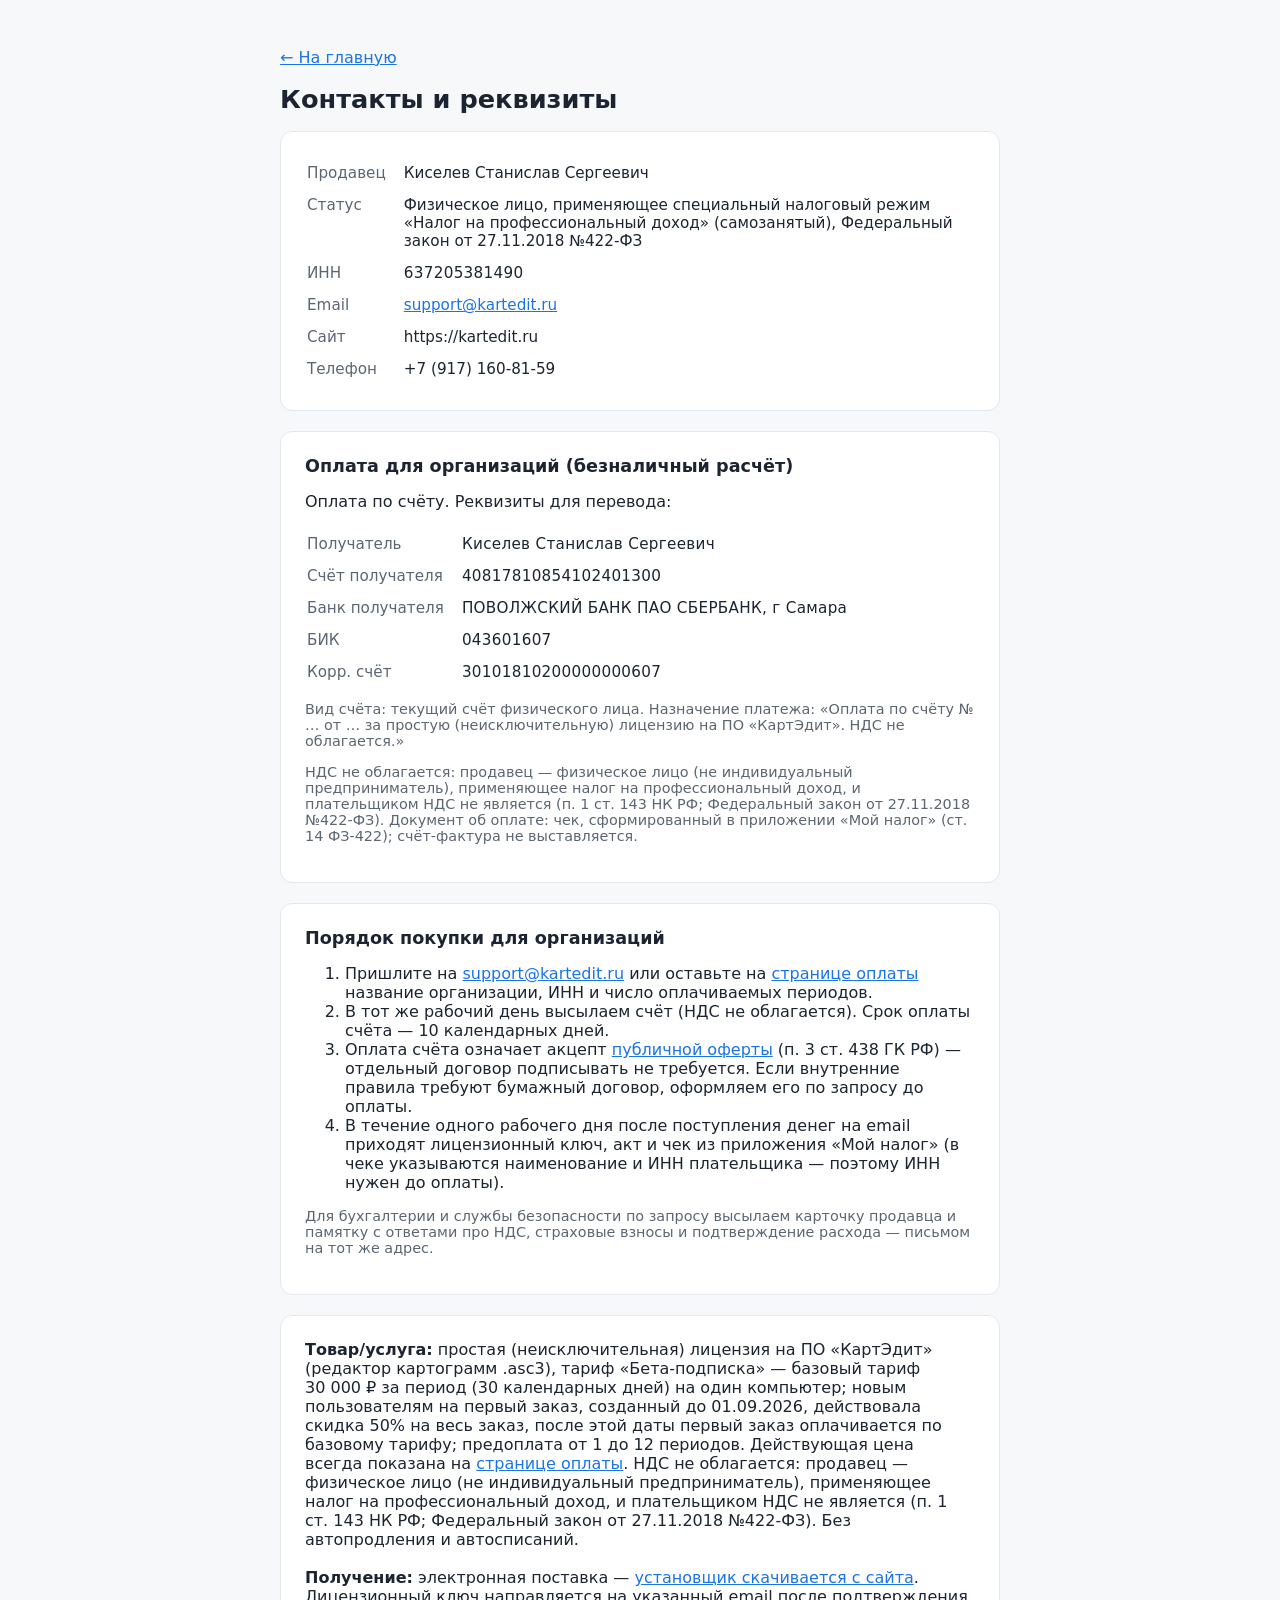
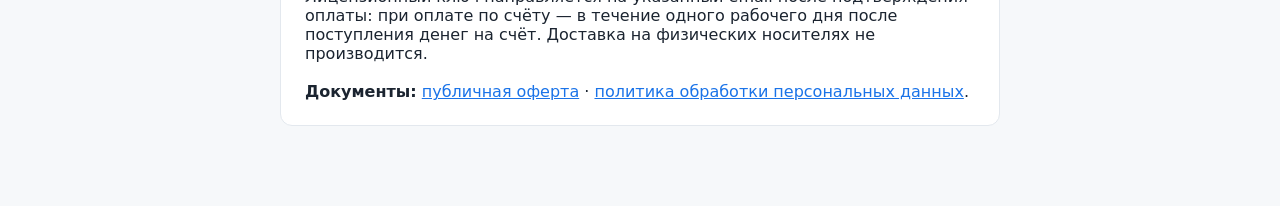
<file: requisites/index.html>
<!DOCTYPE html>
<html lang="ru">
<head>
<meta charset="utf-8">
<meta name="viewport" content="width=device-width, initial-scale=1">
<title>Контакты и реквизиты — КартЭдит</title>
<style>
  body { margin:0; font-family:system-ui,Segoe UI,Roboto,sans-serif; color:#1b2430; background:#f6f8fa; }
  .wrap { max-width:720px; margin:0 auto; padding:32px 20px 60px; }
  h1 { font-size:1.6rem; }
  h2 { font-size:1.1rem; margin:0 0 12px; }
  .card { background:#fff; border:1px solid #e3e8ee; border-radius:12px; padding:24px; margin-bottom:20px; }
  td { padding:6px 16px 6px 0; vertical-align:top; font-size:.95rem; }
  td:first-child { color:#5b6672; white-space:nowrap; }
  a { color:#1a73e8; }
  .mono { font-variant-numeric:tabular-nums; letter-spacing:.02em; }
  .note { color:#5b6672; font-size:.9rem; margin-top:12px; }
</style>
</head>
<body>
<div class="wrap">
<p><a href="/">&larr; На главную</a></p>
<h1>Контакты и реквизиты</h1>
<div class="card">
<table>
  <tr><td>Продавец</td><td>Киселев Станислав Сергеевич</td></tr>
  <tr><td>Статус</td><td>Физическое лицо, применяющее специальный налоговый режим «Налог на профессиональный доход» (самозанятый), Федеральный закон от 27.11.2018 №422-ФЗ</td></tr>
  <tr><td>ИНН</td><td><span id="inn" class="mono">637205381490</span></td></tr>
  <tr><td>Email</td><td><a href="mailto:support@kartedit.ru">support@kartedit.ru</a></td></tr>
  <tr><td>Сайт</td><td>https://kartedit.ru</td></tr>
  <tr><td>Телефон</td><td>+7 (917) 160-81-59</td></tr>
</table>
</div>
<div class="card">
<h2>Оплата для организаций (безналичный расчёт)</h2>
<p>Оплата по счёту. Реквизиты для перевода:</p>
<table>
  <tr><td>Получатель</td><td class="mono">Киселев Станислав Сергеевич</td></tr>
  <tr><td>Счёт получателя</td><td class="mono">40817810854102401300</td></tr>
  <tr><td>Банк получателя</td><td class="mono">ПОВОЛЖСКИЙ БАНК ПАО СБЕРБАНК, г Самара</td></tr>
  <tr><td>БИК</td><td class="mono">043601607</td></tr>
  <tr><td>Корр. счёт</td><td class="mono">30101810200000000607</td></tr>
</table>
<p class="note">Вид счёта: текущий счёт физического лица. Назначение платежа: «Оплата по счёту № … от … за простую (неисключительную) лицензию на ПО «КартЭдит». НДС не облагается.»</p>
<p class="note">НДС не облагается: продавец — физическое лицо (не индивидуальный предприниматель), применяющее налог на профессиональный доход, и плательщиком НДС не является (п. 1 ст. 143 НК РФ; Федеральный закон от 27.11.2018 №422-ФЗ). Документ об оплате: чек, сформированный в приложении «Мой налог» (ст. 14 ФЗ-422); счёт-фактура не выставляется.</p>
</div>
<div class="card">
<h2>Порядок покупки для организаций</h2>
<ol>
  <li>Пришлите на <a href="mailto:support@kartedit.ru?subject=КартЭдит%20—%20счёт%20для%20организации">support@kartedit.ru</a> или оставьте на <a href="/pay">странице оплаты</a> название организации, ИНН и число оплачиваемых периодов.</li>
  <li>В тот же рабочий день высылаем счёт (НДС не облагается). Срок оплаты счёта — 10 календарных дней.</li>
  <li>Оплата счёта означает акцепт <a href="/offer">публичной оферты</a> (п. 3 ст. 438 ГК РФ) — отдельный договор подписывать не требуется. Если внутренние правила требуют бумажный договор, оформляем его по запросу до оплаты.</li>
  <li>В течение одного рабочего дня после поступления денег на email приходят лицензионный ключ, акт и чек из приложения «Мой налог» (в чеке указываются наименование и ИНН плательщика — поэтому ИНН нужен до оплаты).</li>
</ol>
<p class="note">Для бухгалтерии и службы безопасности по запросу высылаем карточку продавца и памятку с ответами про НДС, страховые взносы и подтверждение расхода — письмом на тот же адрес.</p>
</div>
<div class="card">
<b>Товар/услуга:</b> простая (неисключительная) лицензия на ПО «КартЭдит» (редактор картограмм .asc3), тариф «Бета-подписка» — базовый тариф 30&nbsp;000&nbsp;₽ за период (30 календарных дней) на один компьютер; новым пользователям на первый заказ, созданный до 01.09.2026, действовала скидка 50% на весь заказ, после этой даты первый заказ оплачивается по базовому тарифу; предоплата от 1 до 12 периодов. Действующая цена всегда показана на <a href="/pay">странице оплаты</a>. НДС не облагается: продавец — физическое лицо (не индивидуальный предприниматель), применяющее налог на профессиональный доход, и плательщиком НДС не является (п. 1 ст. 143 НК РФ; Федеральный закон от 27.11.2018 №422-ФЗ). Без автопродления и автосписаний.<br><br>
<b>Получение:</b> электронная поставка — <a href="/download">установщик скачивается с сайта</a>. Лицензионный ключ направляется на указанный email после подтверждения оплаты: при оплате по счёту — в течение одного рабочего дня после поступления денег на счёт. Доставка на физических носителях не производится.<br><br>
<b>Документы:</b> <a href="/offer">публичная оферта</a> · <a href="/privacy">политика обработки персональных данных</a>.
</div>
</div>
</body>
</html>
</file>
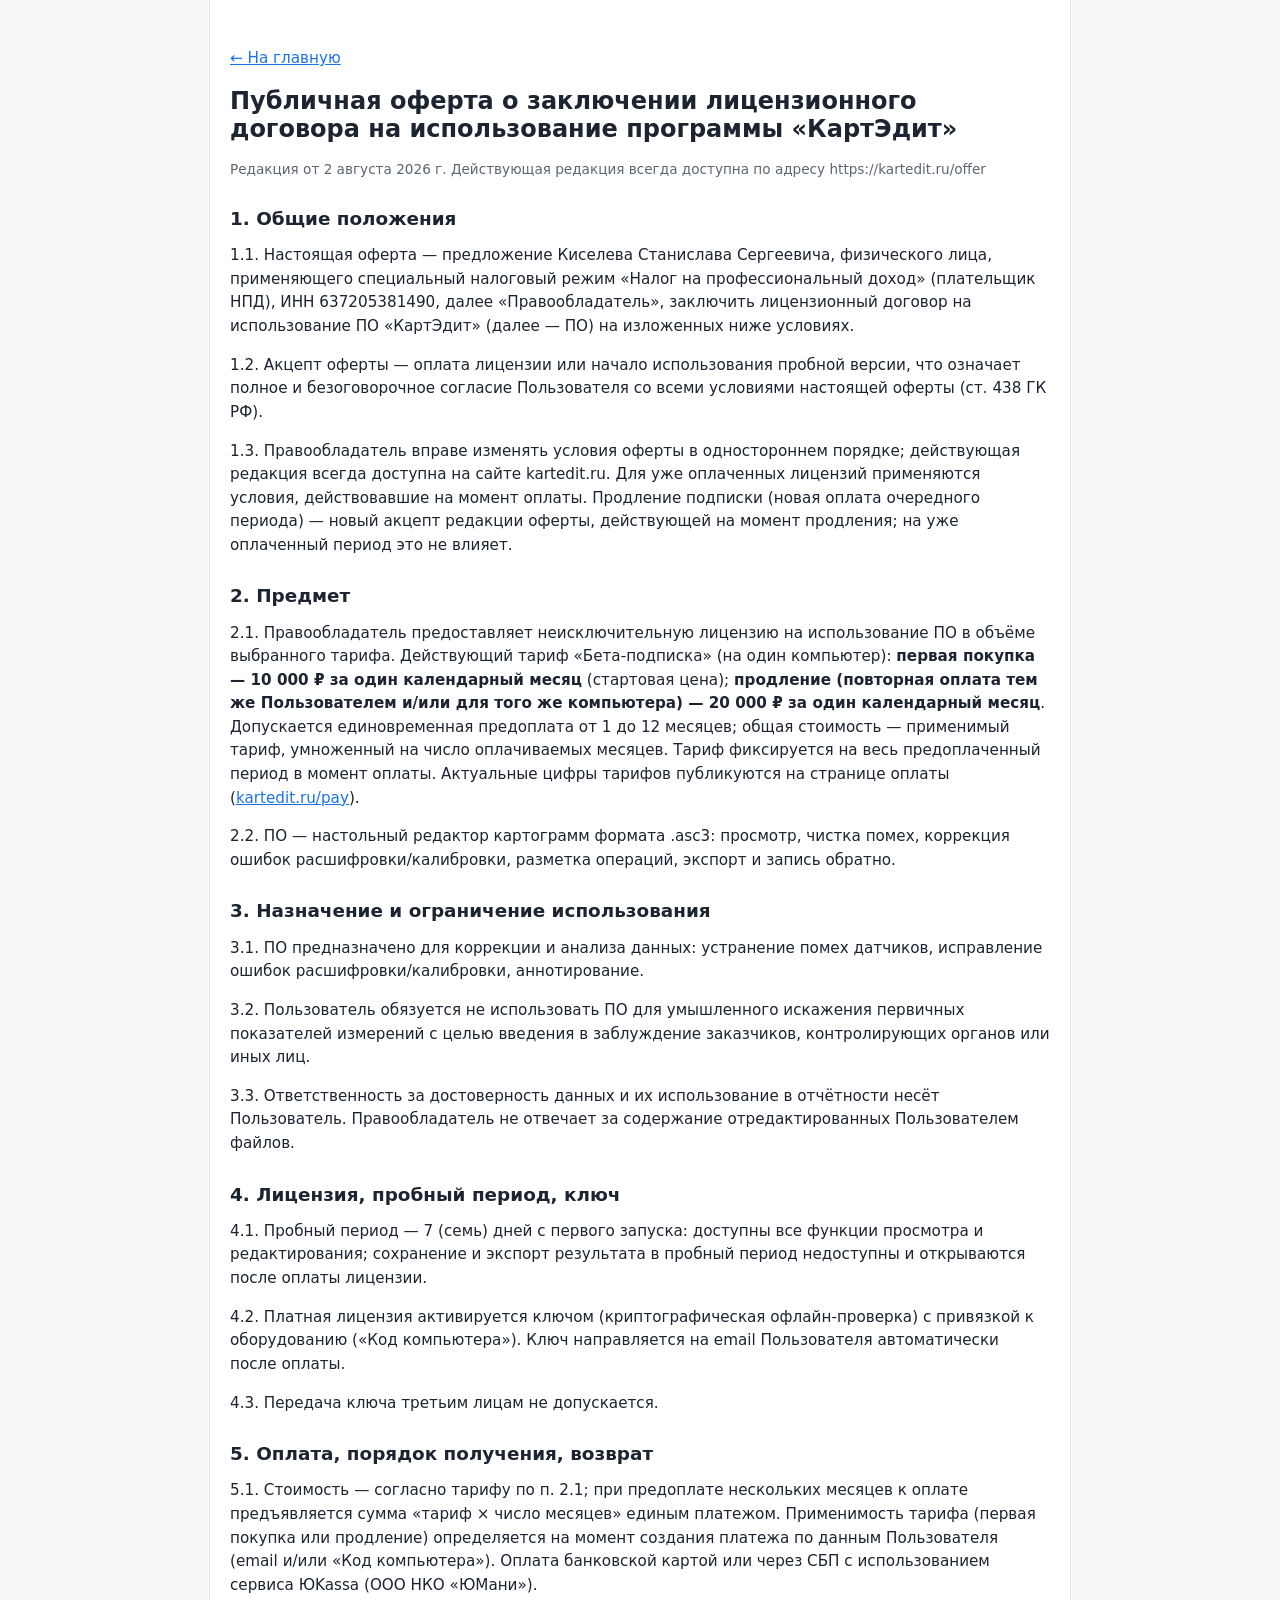
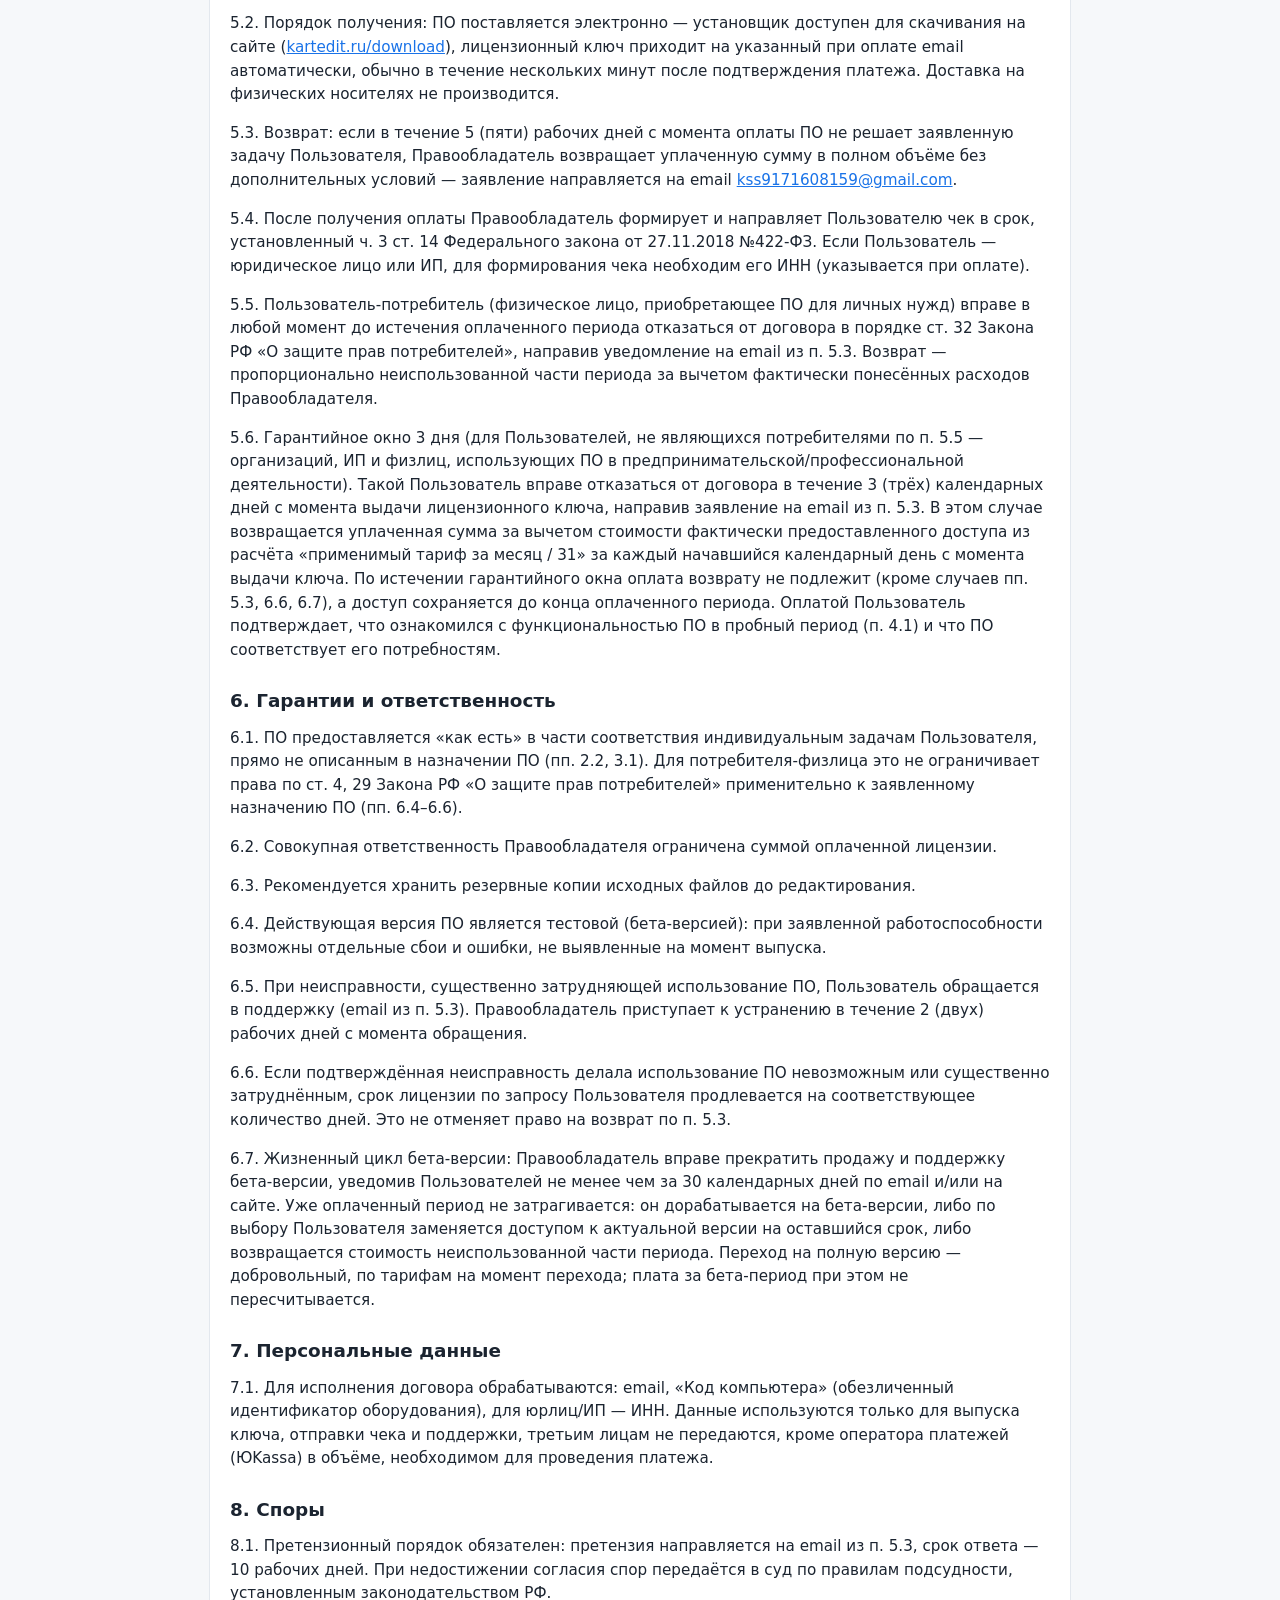
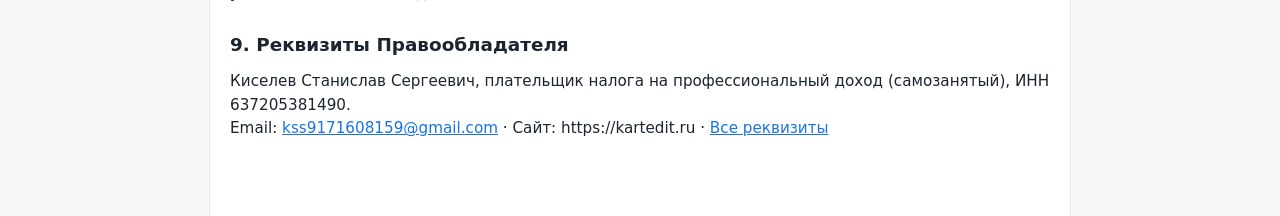
<file: _archive_offer_v2_20260802.html>
<!DOCTYPE html>
<html lang="ru">
<head>
<meta charset="utf-8">
<meta name="viewport" content="width=device-width, initial-scale=1">
<title>Публичная оферта — КартЭдит</title>
<style>
  body { margin:0; font-family:system-ui,Segoe UI,Roboto,sans-serif; color:#1b2430; background:#f6f8fa; }
  .wrap { max-width:820px; margin:0 auto; padding:32px 20px 60px; background:#fff;
          border-left:1px solid #e3e8ee; border-right:1px solid #e3e8ee; min-height:100vh; }
  h1 { font-size:1.5rem; } h2 { font-size:1.15rem; margin-top:28px; }
  p, li { line-height:1.55; font-size:.95rem; }
  .muted { color:#5b6672; font-size:.85rem; }
  a { color:#1a73e8; }
</style>
</head>
<body>
<div class="wrap">
<p><a href="/">&larr; На главную</a></p>
<h1>Публичная оферта о заключении лицензионного договора на использование программы «КартЭдит»</h1>
<p class="muted">Редакция от 2 августа 2026 г. Действующая редакция всегда доступна по адресу https://kartedit.ru/offer</p>

<h2>1. Общие положения</h2>
<p>1.1. Настоящая оферта — предложение Киселева Станислава Сергеевича, физического лица, применяющего специальный
налоговый режим «Налог на профессиональный доход» (плательщик НПД), ИНН <span id="inn">637205381490</span>,
далее «Правообладатель», заключить лицензионный договор на использование ПО «КартЭдит» (далее — ПО)
на изложенных ниже условиях.</p>
<p>1.2. Акцепт оферты — оплата лицензии или начало использования пробной версии, что означает полное и
безоговорочное согласие Пользователя со всеми условиями настоящей оферты (ст. 438 ГК РФ).</p>
<p>1.3. Правообладатель вправе изменять условия оферты в одностороннем порядке; действующая редакция всегда
доступна на сайте kartedit.ru. Для уже оплаченных лицензий применяются условия, действовавшие на момент оплаты.
Продление подписки (новая оплата очередного периода) — новый акцепт редакции оферты, действующей на момент
продления; на уже оплаченный период это не влияет.</p>

<h2>2. Предмет</h2>
<p>2.1. Правообладатель предоставляет неисключительную лицензию на использование ПО в объёме выбранного тарифа.
Действующий тариф «Бета-подписка» (на один компьютер): <b>первая покупка — 10 000 ₽ за один календарный
месяц</b> (стартовая цена); <b>продление (повторная оплата тем же Пользователем и/или для того же
компьютера) — 20 000 ₽ за один календарный месяц</b>. Допускается единовременная предоплата от 1 до 12
месяцев; общая стоимость — применимый тариф, умноженный на число оплачиваемых месяцев. Тариф фиксируется
на весь предоплаченный период в момент оплаты. Актуальные цифры тарифов публикуются на странице оплаты
(<a href="/pay">kartedit.ru/pay</a>).</p>
<p>2.2. ПО — настольный редактор картограмм формата .asc3: просмотр, чистка помех, коррекция ошибок
расшифровки/калибровки, разметка операций, экспорт и запись обратно.</p>

<h2>3. Назначение и ограничение использования</h2>
<p>3.1. ПО предназначено для коррекции и анализа данных: устранение помех датчиков, исправление ошибок
расшифровки/калибровки, аннотирование.</p>
<p>3.2. Пользователь обязуется не использовать ПО для умышленного искажения первичных показателей измерений
с целью введения в заблуждение заказчиков, контролирующих органов или иных лиц.</p>
<p>3.3. Ответственность за достоверность данных и их использование в отчётности несёт Пользователь.
Правообладатель не отвечает за содержание отредактированных Пользователем файлов.</p>

<h2>4. Лицензия, пробный период, ключ</h2>
<p>4.1. Пробный период — 7 (семь) дней с первого запуска: доступны все функции просмотра и
редактирования; сохранение и экспорт результата в пробный период недоступны и открываются
после оплаты лицензии.</p>
<p>4.2. Платная лицензия активируется ключом (криптографическая офлайн-проверка) с привязкой к оборудованию
(«Код компьютера»). Ключ направляется на email Пользователя автоматически после оплаты.</p>
<p>4.3. Передача ключа третьим лицам не допускается.</p>

<h2>5. Оплата, порядок получения, возврат</h2>
<p>5.1. Стоимость — согласно тарифу по п. 2.1; при предоплате нескольких месяцев к оплате предъявляется
сумма «тариф × число месяцев» единым платежом. Применимость тарифа (первая покупка или продление)
определяется на момент создания платежа по данным Пользователя (email и/или «Код компьютера»). Оплата
банковской картой или через СБП с использованием сервиса ЮKassa (ООО НКО «ЮМани»).</p>
<p>5.2. Порядок получения: ПО поставляется электронно — установщик доступен для скачивания на сайте
(<a href="/download">kartedit.ru/download</a>), лицензионный ключ приходит на указанный при оплате email
автоматически, обычно в течение нескольких минут после подтверждения платежа. Доставка на физических
носителях не производится.</p>
<p>5.3. Возврат: если в течение 5 (пяти) рабочих дней с момента оплаты ПО не решает заявленную задачу
Пользователя, Правообладатель возвращает уплаченную сумму в полном объёме без дополнительных условий —
заявление направляется на email <a href="mailto:kss9171608159@gmail.com">kss9171608159@gmail.com</a>.</p>
<p>5.4. После получения оплаты Правообладатель формирует и направляет Пользователю чек в срок, установленный
ч. 3 ст. 14 Федерального закона от 27.11.2018 №422-ФЗ. Если Пользователь — юридическое лицо или ИП, для
формирования чека необходим его ИНН (указывается при оплате).</p>
<p>5.5. Пользователь-потребитель (физическое лицо, приобретающее ПО для личных нужд) вправе в любой момент
до истечения оплаченного периода отказаться от договора в порядке ст. 32 Закона РФ «О защите прав
потребителей», направив уведомление на email из п. 5.3. Возврат — пропорционально неиспользованной части
периода за вычетом фактически понесённых расходов Правообладателя.</p>
<p>5.6. Гарантийное окно 3 дня (для Пользователей, не являющихся потребителями по п. 5.5 — организаций,
ИП и физлиц, использующих ПО в предпринимательской/профессиональной деятельности). Такой Пользователь
вправе отказаться от договора в течение 3 (трёх) календарных дней с момента выдачи лицензионного ключа,
направив заявление на email из п. 5.3. В этом случае возвращается уплаченная сумма за вычетом стоимости
фактически предоставленного доступа из расчёта «применимый тариф за месяц / 31» за каждый начавшийся
календарный день с момента выдачи ключа. По истечении гарантийного окна оплата возврату не подлежит
(кроме случаев пп. 5.3, 6.6, 6.7), а доступ сохраняется до конца оплаченного периода. Оплатой Пользователь
подтверждает, что ознакомился с функциональностью ПО в пробный период (п. 4.1) и что ПО соответствует его
потребностям.</p>

<h2>6. Гарантии и ответственность</h2>
<p>6.1. ПО предоставляется «как есть» в части соответствия индивидуальным задачам Пользователя, прямо не
описанным в назначении ПО (пп. 2.2, 3.1). Для потребителя-физлица это не ограничивает права по ст. 4, 29
Закона РФ «О защите прав потребителей» применительно к заявленному назначению ПО (пп. 6.4–6.6).</p>
<p>6.2. Совокупная ответственность Правообладателя ограничена суммой оплаченной лицензии.</p>
<p>6.3. Рекомендуется хранить резервные копии исходных файлов до редактирования.</p>
<p>6.4. Действующая версия ПО является тестовой (бета-версией): при заявленной работоспособности возможны
отдельные сбои и ошибки, не выявленные на момент выпуска.</p>
<p>6.5. При неисправности, существенно затрудняющей использование ПО, Пользователь обращается в поддержку
(email из п. 5.3). Правообладатель приступает к устранению в течение 2 (двух) рабочих дней с момента
обращения.</p>
<p>6.6. Если подтверждённая неисправность делала использование ПО невозможным или существенно затруднённым,
срок лицензии по запросу Пользователя продлевается на соответствующее количество дней. Это не отменяет
право на возврат по п. 5.3.</p>
<p>6.7. Жизненный цикл бета-версии: Правообладатель вправе прекратить продажу и поддержку бета-версии,
уведомив Пользователей не менее чем за 30 календарных дней по email и/или на сайте. Уже оплаченный период
не затрагивается: он дорабатывается на бета-версии, либо по выбору Пользователя заменяется доступом к
актуальной версии на оставшийся срок, либо возвращается стоимость неиспользованной части периода. Переход
на полную версию — добровольный, по тарифам на момент перехода; плата за бета-период при этом не
пересчитывается.</p>

<h2>7. Персональные данные</h2>
<p>7.1. Для исполнения договора обрабатываются: email, «Код компьютера» (обезличенный идентификатор
оборудования), для юрлиц/ИП — ИНН. Данные используются только для выпуска ключа, отправки чека и поддержки,
третьим лицам не передаются, кроме оператора платежей (ЮKassa) в объёме, необходимом для проведения платежа.</p>

<h2>8. Споры</h2>
<p>8.1. Претензионный порядок обязателен: претензия направляется на email из п. 5.3, срок ответа —
10 рабочих дней. При недостижении согласия спор передаётся в суд по правилам подсудности,
установленным законодательством РФ.</p>

<h2>9. Реквизиты Правообладателя</h2>
<p>Киселев Станислав Сергеевич, плательщик налога на профессиональный доход (самозанятый),
ИНН <span id="inn2">637205381490</span>.<br>
Email: <a href="mailto:kss9171608159@gmail.com">kss9171608159@gmail.com</a> ·
Сайт: https://kartedit.ru · <a href="/requisites">Все реквизиты</a></p>
</div>
</body>
</html>
</file>
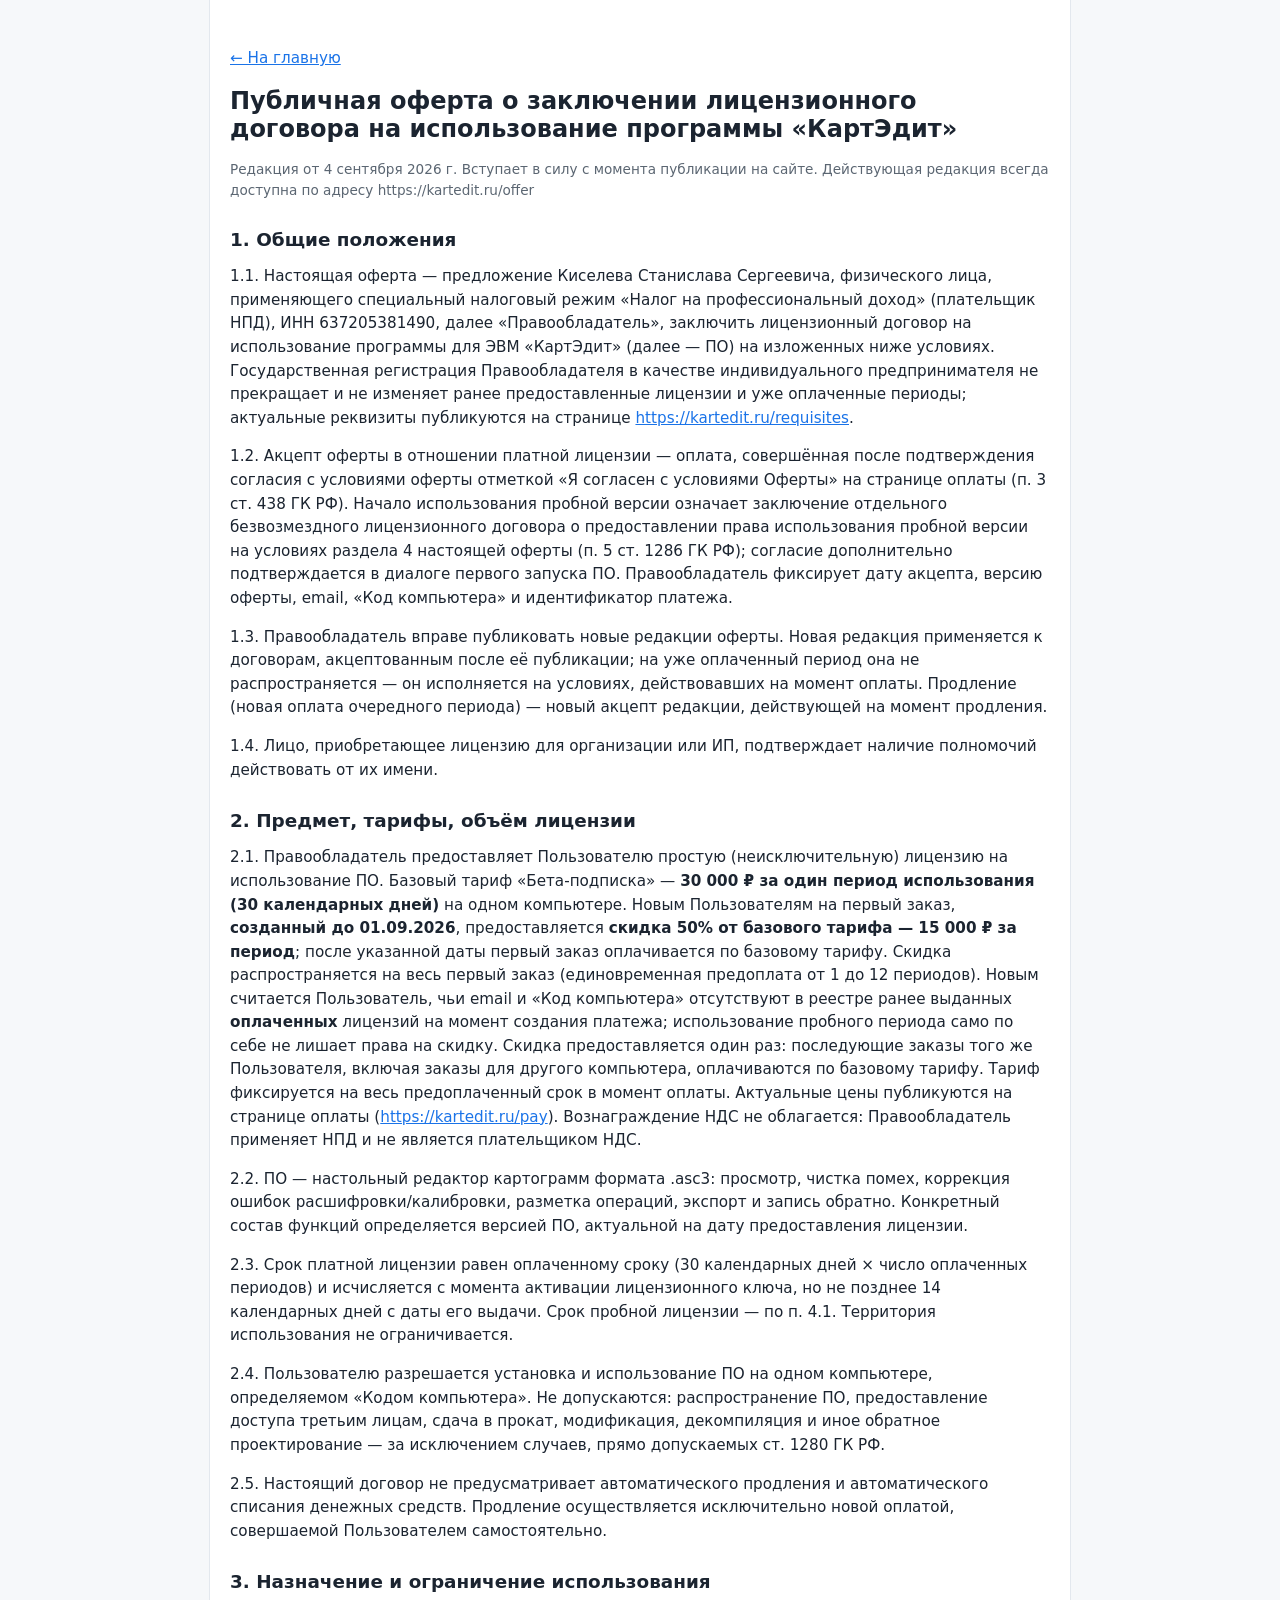
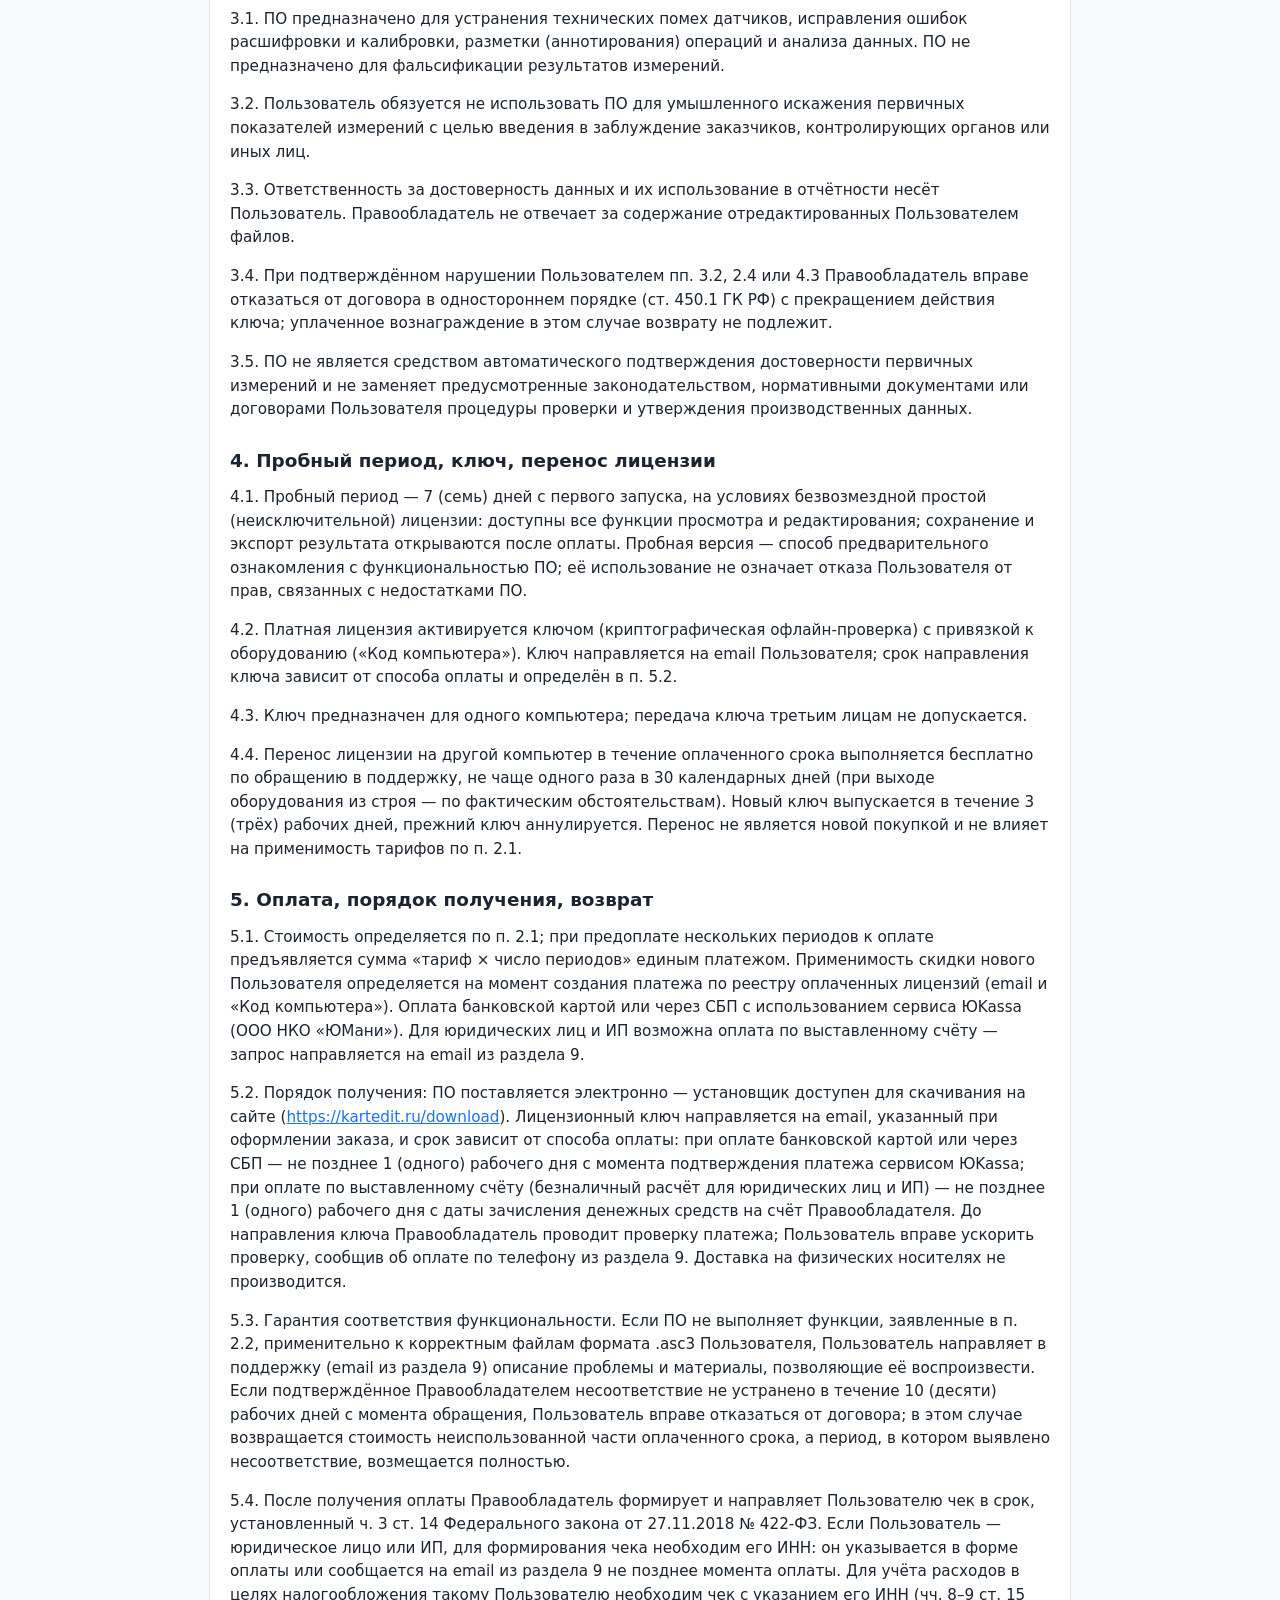
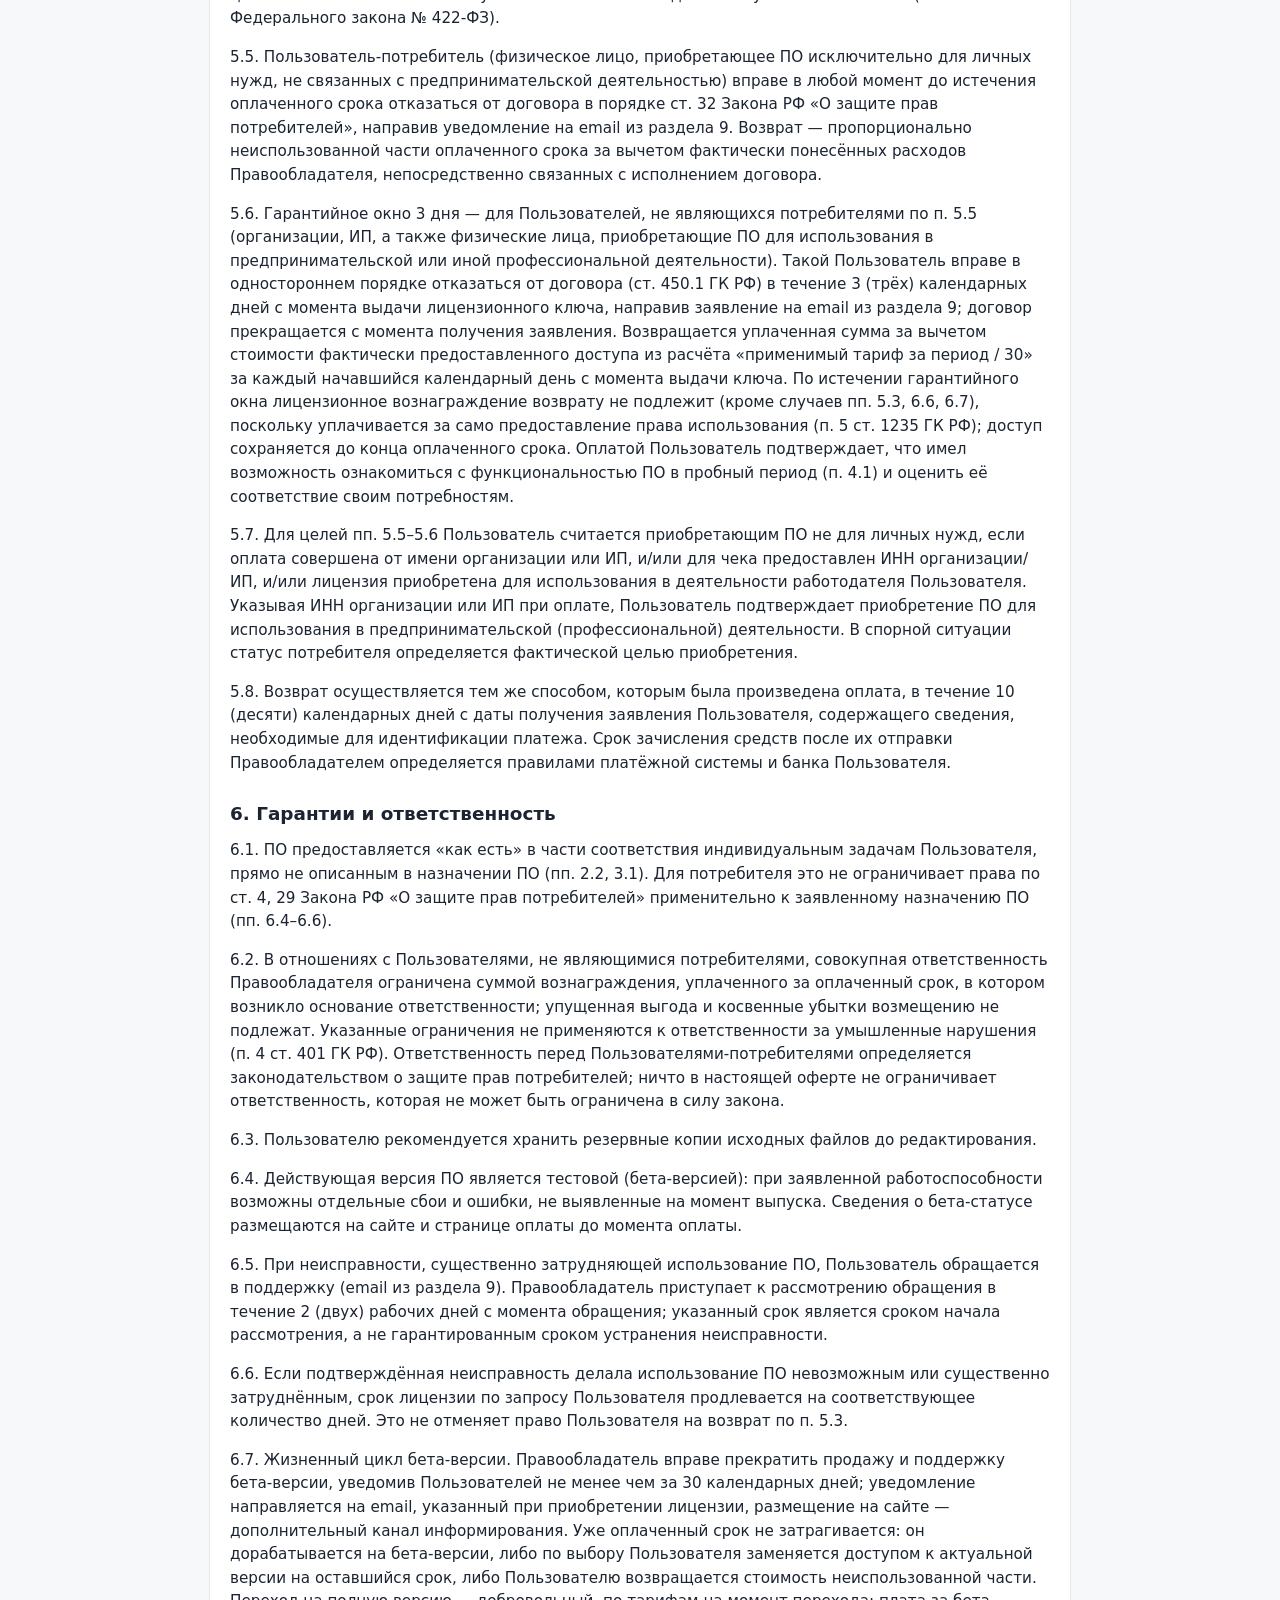
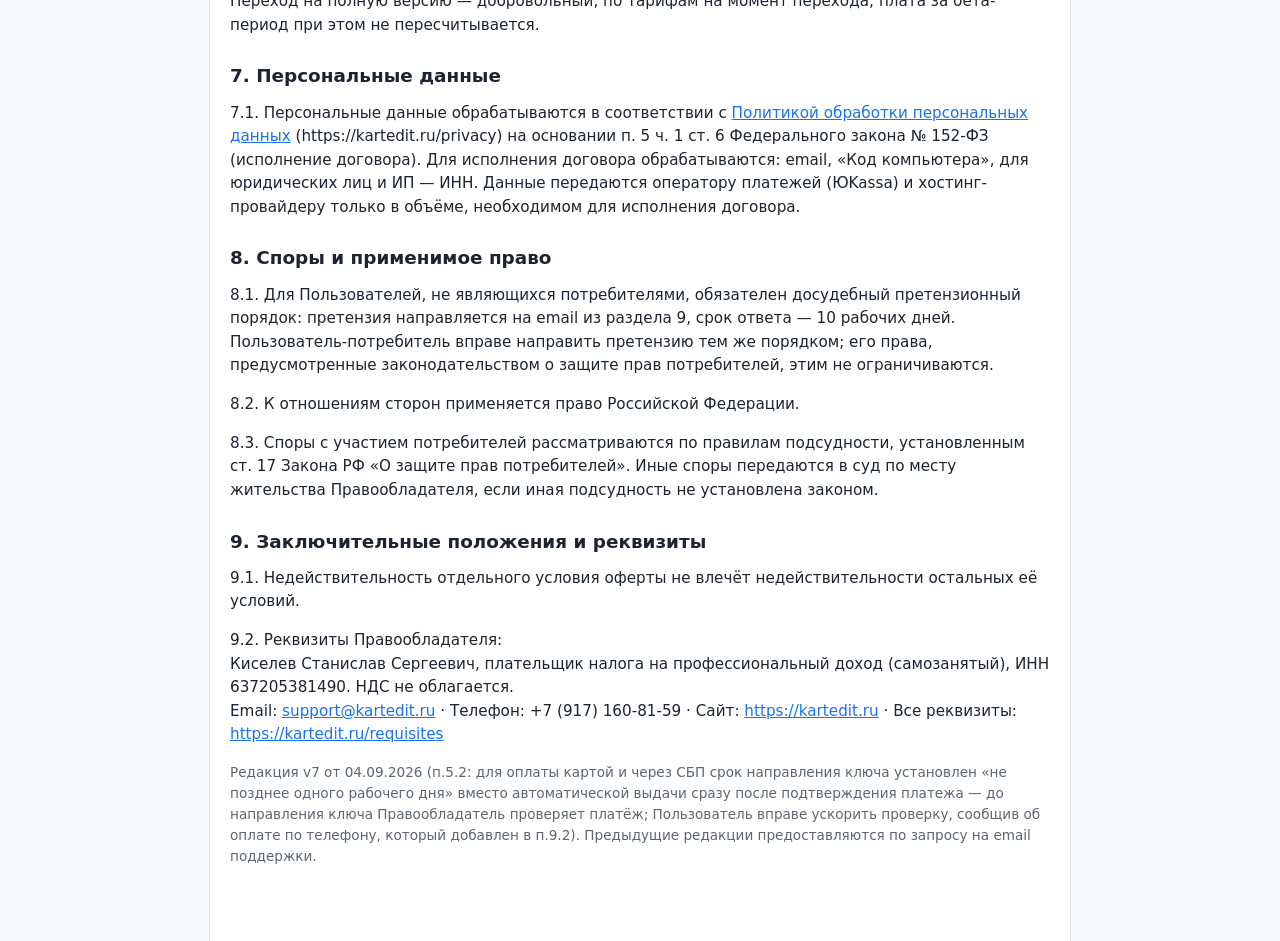
<file: _archive_offer_v7_20260904.html>
<!DOCTYPE html>
<html lang="ru">
<head>
<meta charset="utf-8">
<meta name="viewport" content="width=device-width, initial-scale=1">
<title>Публичная оферта — КартЭдит</title>
<style>
  body { margin:0; font-family:system-ui,Segoe UI,Roboto,sans-serif; color:#1b2430; background:#f6f8fa; }
  .wrap { max-width:820px; margin:0 auto; padding:32px 20px 60px; background:#fff;
          border-left:1px solid #e3e8ee; border-right:1px solid #e3e8ee; min-height:100vh; }
  h1 { font-size:1.5rem; } h2 { font-size:1.15rem; margin-top:28px; }
  p, li { line-height:1.55; font-size:.95rem; }
  .muted { color:#5b6672; font-size:.85rem; }
  a { color:#1a73e8; }
  strong { font-weight:600; }
</style>
</head>
<body>
<div class="wrap">
<p><a href="/">&larr; На главную</a></p>
<h1>Публичная оферта о заключении лицензионного договора на использование программы «КартЭдит»</h1>
<p class="muted">Редакция от 4 сентября 2026 г. Вступает в силу с момента публикации на сайте.
Действующая редакция всегда доступна по адресу https://kartedit.ru/offer</p>

<h2>1. Общие положения</h2>
<p>1.1. Настоящая оферта — предложение Киселева Станислава Сергеевича, физического лица, применяющего специальный
налоговый режим «Налог на профессиональный доход» (плательщик НПД), ИНН <span id="inn">637205381490</span>,
далее «Правообладатель», заключить лицензионный договор на использование программы для ЭВМ «КартЭдит»
(далее — ПО) на изложенных ниже условиях. Государственная регистрация Правообладателя в качестве
индивидуального предпринимателя не прекращает и не изменяет ранее предоставленные лицензии и уже оплаченные
периоды; актуальные реквизиты публикуются на странице <a href="/requisites">https://kartedit.ru/requisites</a>.</p>
<p>1.2. Акцепт оферты в отношении платной лицензии — оплата, совершённая после подтверждения согласия
с условиями оферты отметкой «Я согласен с условиями Оферты» на странице оплаты (п. 3 ст. 438 ГК РФ).
Начало использования пробной версии означает заключение отдельного безвозмездного лицензионного договора
о предоставлении права использования пробной версии на условиях раздела 4 настоящей оферты
(п. 5 ст. 1286 ГК РФ); согласие дополнительно подтверждается в диалоге первого запуска ПО.
Правообладатель фиксирует дату акцепта, версию оферты, email, «Код компьютера» и идентификатор платежа.</p>
<p>1.3. Правообладатель вправе публиковать новые редакции оферты. Новая редакция применяется к договорам,
акцептованным после её публикации; на уже оплаченный период она не распространяется — он исполняется
на условиях, действовавших на момент оплаты. Продление (новая оплата очередного периода) — новый акцепт
редакции, действующей на момент продления.</p>
<p>1.4. Лицо, приобретающее лицензию для организации или ИП, подтверждает наличие полномочий действовать
от их имени.</p>

<h2>2. Предмет, тарифы, объём лицензии</h2>
<p>2.1. Правообладатель предоставляет Пользователю простую (неисключительную) лицензию на использование ПО.
Базовый тариф «Бета-подписка» — <strong>30&nbsp;000&nbsp;₽ за один период использования (30 календарных
дней)</strong> на одном компьютере. Новым Пользователям на первый заказ, <strong>созданный до
01.09.2026</strong>, предоставляется
<strong>скидка 50% от базового тарифа — 15&nbsp;000&nbsp;₽ за период</strong>; после указанной даты
первый заказ оплачивается по базовому тарифу. Скидка распространяется
на весь первый заказ (единовременная предоплата от 1 до 12 периодов). Новым считается Пользователь,
чьи email и «Код компьютера» отсутствуют в реестре ранее выданных <strong>оплаченных</strong> лицензий
на момент создания платежа; использование пробного периода само по себе не лишает права на скидку.
Скидка предоставляется один раз: последующие заказы того же Пользователя, включая заказы для другого
компьютера, оплачиваются по базовому тарифу. Тариф фиксируется на весь предоплаченный срок в момент оплаты.
Актуальные цены публикуются на странице оплаты (<a href="/pay">https://kartedit.ru/pay</a>).
Вознаграждение НДС не облагается: Правообладатель применяет НПД и не является плательщиком НДС.</p>
<p>2.2. ПО — настольный редактор картограмм формата .asc3: просмотр, чистка помех, коррекция ошибок
расшифровки/калибровки, разметка операций, экспорт и запись обратно. Конкретный состав функций
определяется версией ПО, актуальной на дату предоставления лицензии.</p>
<p>2.3. Срок платной лицензии равен оплаченному сроку (30 календарных дней × число оплаченных периодов)
и исчисляется с момента активации лицензионного ключа, но не позднее 14 календарных дней с даты его выдачи.
Срок пробной лицензии — по п. 4.1. Территория использования не ограничивается.</p>
<p>2.4. Пользователю разрешается установка и использование ПО на одном компьютере, определяемом
«Кодом компьютера». Не допускаются: распространение ПО, предоставление доступа третьим лицам, сдача
в прокат, модификация, декомпиляция и иное обратное проектирование — за исключением случаев, прямо
допускаемых ст. 1280 ГК РФ.</p>
<p>2.5. Настоящий договор не предусматривает автоматического продления и автоматического списания
денежных средств. Продление осуществляется исключительно новой оплатой, совершаемой Пользователем
самостоятельно.</p>

<h2>3. Назначение и ограничение использования</h2>
<p>3.1. ПО предназначено для устранения технических помех датчиков, исправления ошибок расшифровки
и калибровки, разметки (аннотирования) операций и анализа данных. ПО не предназначено для фальсификации
результатов измерений.</p>
<p>3.2. Пользователь обязуется не использовать ПО для умышленного искажения первичных показателей
измерений с целью введения в заблуждение заказчиков, контролирующих органов или иных лиц.</p>
<p>3.3. Ответственность за достоверность данных и их использование в отчётности несёт Пользователь.
Правообладатель не отвечает за содержание отредактированных Пользователем файлов.</p>
<p>3.4. При подтверждённом нарушении Пользователем пп. 3.2, 2.4 или 4.3 Правообладатель вправе
отказаться от договора в одностороннем порядке (ст. 450.1 ГК РФ) с прекращением действия ключа;
уплаченное вознаграждение в этом случае возврату не подлежит.</p>
<p>3.5. ПО не является средством автоматического подтверждения достоверности первичных измерений
и не заменяет предусмотренные законодательством, нормативными документами или договорами Пользователя
процедуры проверки и утверждения производственных данных.</p>

<h2>4. Пробный период, ключ, перенос лицензии</h2>
<p>4.1. Пробный период — 7 (семь) дней с первого запуска, на условиях безвозмездной простой
(неисключительной) лицензии: доступны все функции просмотра и редактирования; сохранение и экспорт
результата открываются после оплаты. Пробная версия — способ предварительного ознакомления
с функциональностью ПО; её использование не означает отказа Пользователя от прав, связанных
с недостатками ПО.</p>
<p>4.2. Платная лицензия активируется ключом (криптографическая офлайн-проверка) с привязкой
к оборудованию («Код компьютера»). Ключ направляется на email Пользователя; срок направления
ключа зависит от способа оплаты и определён в п. 5.2.</p>
<p>4.3. Ключ предназначен для одного компьютера; передача ключа третьим лицам не допускается.</p>
<p>4.4. Перенос лицензии на другой компьютер в течение оплаченного срока выполняется бесплатно
по обращению в поддержку, не чаще одного раза в 30 календарных дней (при выходе оборудования из строя —
по фактическим обстоятельствам). Новый ключ выпускается в течение 3 (трёх) рабочих дней, прежний ключ
аннулируется. Перенос не является новой покупкой и не влияет на применимость тарифов по п. 2.1.</p>

<h2>5. Оплата, порядок получения, возврат</h2>
<p>5.1. Стоимость определяется по п. 2.1; при предоплате нескольких периодов к оплате предъявляется
сумма «тариф × число периодов» единым платежом. Применимость скидки нового Пользователя определяется
на момент создания платежа по реестру оплаченных лицензий (email и «Код компьютера»). Оплата банковской
картой или через СБП с использованием сервиса ЮKassa (ООО НКО «ЮМани»). Для юридических лиц и ИП
возможна оплата по выставленному счёту — запрос направляется на email из раздела 9.</p>
<p>5.2. Порядок получения: ПО поставляется электронно — установщик доступен для скачивания на сайте
(<a href="/download">https://kartedit.ru/download</a>). Лицензионный ключ направляется на email,
указанный при оформлении заказа, и срок зависит от способа оплаты: при оплате банковской картой или
через СБП — не позднее 1 (одного) рабочего дня с момента подтверждения платежа сервисом ЮKassa;
при оплате по выставленному счёту (безналичный расчёт для юридических лиц и ИП) — не позднее
1 (одного) рабочего дня с даты зачисления денежных средств на счёт Правообладателя. До направления
ключа Правообладатель проводит проверку платежа; Пользователь вправе ускорить проверку, сообщив
об оплате по телефону из раздела 9. Доставка на физических носителях не производится.</p>
<p>5.3. Гарантия соответствия функциональности. Если ПО не выполняет функции, заявленные в п. 2.2,
применительно к корректным файлам формата .asc3 Пользователя, Пользователь направляет в поддержку
(email из раздела 9) описание проблемы и материалы, позволяющие её воспроизвести. Если подтверждённое
Правообладателем несоответствие не устранено в течение 10 (десяти) рабочих дней с момента обращения,
Пользователь вправе отказаться от договора; в этом случае возвращается стоимость неиспользованной части
оплаченного срока, а период, в котором выявлено несоответствие, возмещается полностью.</p>
<p>5.4. После получения оплаты Правообладатель формирует и направляет Пользователю чек в срок,
установленный ч. 3 ст. 14 Федерального закона от 27.11.2018 № 422-ФЗ. Если Пользователь — юридическое
лицо или ИП, для формирования чека необходим его ИНН: он указывается в форме оплаты или сообщается
на email из раздела 9 не позднее момента оплаты. Для учёта расходов в целях налогообложения такому
Пользователю необходим чек с указанием его ИНН (чч. 8–9 ст. 15 Федерального закона № 422-ФЗ).</p>
<p>5.5. Пользователь-потребитель (физическое лицо, приобретающее ПО исключительно для личных нужд,
не связанных с предпринимательской деятельностью) вправе в любой момент до истечения оплаченного срока
отказаться от договора в порядке ст. 32 Закона РФ «О защите прав потребителей», направив уведомление
на email из раздела 9. Возврат — пропорционально неиспользованной части оплаченного срока за вычетом
фактически понесённых расходов Правообладателя, непосредственно связанных с исполнением договора.</p>
<p>5.6. Гарантийное окно 3 дня — для Пользователей, не являющихся потребителями по п. 5.5 (организации,
ИП, а также физические лица, приобретающие ПО для использования в предпринимательской или иной
профессиональной деятельности). Такой Пользователь вправе в одностороннем порядке отказаться от договора
(ст. 450.1 ГК РФ) в течение 3 (трёх) календарных дней с момента выдачи лицензионного ключа, направив
заявление на email из раздела 9; договор прекращается с момента получения заявления. Возвращается
уплаченная сумма за вычетом стоимости фактически предоставленного доступа из расчёта «применимый тариф
за период / 30» за каждый начавшийся календарный день с момента выдачи ключа. По истечении гарантийного
окна лицензионное вознаграждение возврату не подлежит (кроме случаев пп. 5.3, 6.6, 6.7), поскольку
уплачивается за само предоставление права использования (п. 5 ст. 1235 ГК РФ); доступ сохраняется
до конца оплаченного срока. Оплатой Пользователь подтверждает, что имел возможность ознакомиться с функциональностью ПО
в пробный период (п. 4.1) и оценить её соответствие своим потребностям.</p>
<p>5.7. Для целей пп. 5.5–5.6 Пользователь считается приобретающим ПО не для личных нужд, если оплата
совершена от имени организации или ИП, и/или для чека предоставлен ИНН организации/ИП, и/или лицензия
приобретена для использования в деятельности работодателя Пользователя. Указывая ИНН организации или ИП
при оплате, Пользователь подтверждает приобретение ПО для использования в предпринимательской
(профессиональной) деятельности. В спорной ситуации статус потребителя определяется фактической целью
приобретения.</p>
<p>5.8. Возврат осуществляется тем же способом, которым была произведена оплата, в течение
10 (десяти) календарных дней с даты получения заявления Пользователя, содержащего сведения,
необходимые для идентификации платежа. Срок зачисления средств после их отправки Правообладателем
определяется правилами платёжной системы и банка Пользователя.</p>

<h2>6. Гарантии и ответственность</h2>
<p>6.1. ПО предоставляется «как есть» в части соответствия индивидуальным задачам Пользователя, прямо
не описанным в назначении ПО (пп. 2.2, 3.1). Для потребителя это не ограничивает права по ст. 4, 29
Закона РФ «О защите прав потребителей» применительно к заявленному назначению ПО (пп. 6.4–6.6).</p>
<p>6.2. В отношениях с Пользователями, не являющимися потребителями, совокупная ответственность
Правообладателя ограничена суммой вознаграждения, уплаченного за оплаченный срок, в котором возникло
основание ответственности; упущенная выгода и косвенные убытки возмещению не подлежат. Указанные
ограничения не применяются к ответственности за умышленные нарушения (п. 4 ст. 401 ГК РФ).
Ответственность перед Пользователями-потребителями определяется законодательством о защите прав
потребителей; ничто в настоящей оферте не ограничивает ответственность, которая не может быть
ограничена в силу закона.</p>
<p>6.3. Пользователю рекомендуется хранить резервные копии исходных файлов до редактирования.</p>
<p>6.4. Действующая версия ПО является тестовой (бета-версией): при заявленной работоспособности
возможны отдельные сбои и ошибки, не выявленные на момент выпуска. Сведения о бета-статусе размещаются
на сайте и странице оплаты до момента оплаты.</p>
<p>6.5. При неисправности, существенно затрудняющей использование ПО, Пользователь обращается
в поддержку (email из раздела 9). Правообладатель приступает к рассмотрению обращения в течение
2 (двух) рабочих дней с момента обращения; указанный срок является сроком начала рассмотрения,
а не гарантированным сроком устранения неисправности.</p>
<p>6.6. Если подтверждённая неисправность делала использование ПО невозможным или существенно
затруднённым, срок лицензии по запросу Пользователя продлевается на соответствующее количество дней.
Это не отменяет право Пользователя на возврат по п. 5.3.</p>
<p>6.7. Жизненный цикл бета-версии. Правообладатель вправе прекратить продажу и поддержку бета-версии,
уведомив Пользователей не менее чем за 30 календарных дней; уведомление направляется на email,
указанный при приобретении лицензии, размещение на сайте — дополнительный канал информирования.
Уже оплаченный срок не затрагивается: он дорабатывается на бета-версии, либо по выбору Пользователя
заменяется доступом к актуальной версии на оставшийся срок, либо Пользователю возвращается стоимость
неиспользованной части. Переход на полную версию — добровольный, по тарифам на момент перехода;
плата за бета-период при этом не пересчитывается.</p>

<h2>7. Персональные данные</h2>
<p>7.1. Персональные данные обрабатываются в соответствии с
<a href="/privacy">Политикой обработки персональных данных</a> (https://kartedit.ru/privacy)
на основании п. 5 ч. 1 ст. 6 Федерального закона № 152-ФЗ (исполнение договора). Для исполнения
договора обрабатываются: email, «Код компьютера», для юридических лиц и ИП — ИНН. Данные передаются
оператору платежей (ЮKassa) и хостинг-провайдеру только в объёме, необходимом для исполнения договора.</p>

<h2>8. Споры и применимое право</h2>
<p>8.1. Для Пользователей, не являющихся потребителями, обязателен досудебный претензионный порядок:
претензия направляется на email из раздела 9, срок ответа — 10 рабочих дней. Пользователь-потребитель
вправе направить претензию тем же порядком; его права, предусмотренные законодательством о защите
прав потребителей, этим не ограничиваются.</p>
<p>8.2. К отношениям сторон применяется право Российской Федерации.</p>
<p>8.3. Споры с участием потребителей рассматриваются по правилам подсудности, установленным ст. 17
Закона РФ «О защите прав потребителей». Иные споры передаются в суд по месту жительства Правообладателя,
если иная подсудность не установлена законом.</p>

<h2>9. Заключительные положения и реквизиты</h2>
<p>9.1. Недействительность отдельного условия оферты не влечёт недействительности остальных её условий.</p>
<p>9.2. Реквизиты Правообладателя:<br>
Киселев Станислав Сергеевич, плательщик налога на профессиональный доход (самозанятый),
ИНН 637205381490. НДС не облагается.<br>
Email: <a href="mailto:support@kartedit.ru">support@kartedit.ru</a> ·
Телефон: +7 (917) 160-81-59 ·
Сайт: <a href="https://kartedit.ru">https://kartedit.ru</a> ·
Все реквизиты: <a href="/requisites">https://kartedit.ru/requisites</a></p>

<p class="muted">Редакция v7 от 04.09.2026 (п.5.2: для оплаты картой и через СБП срок направления ключа
установлен «не позднее одного рабочего дня» вместо автоматической выдачи сразу после подтверждения
платежа — до направления ключа Правообладатель проверяет платёж; Пользователь вправе ускорить проверку,
сообщив об оплате по телефону, который добавлен в п.9.2). Предыдущие редакции предоставляются
по запросу на email поддержки.</p>
</div>
</body>
</html>
</file>
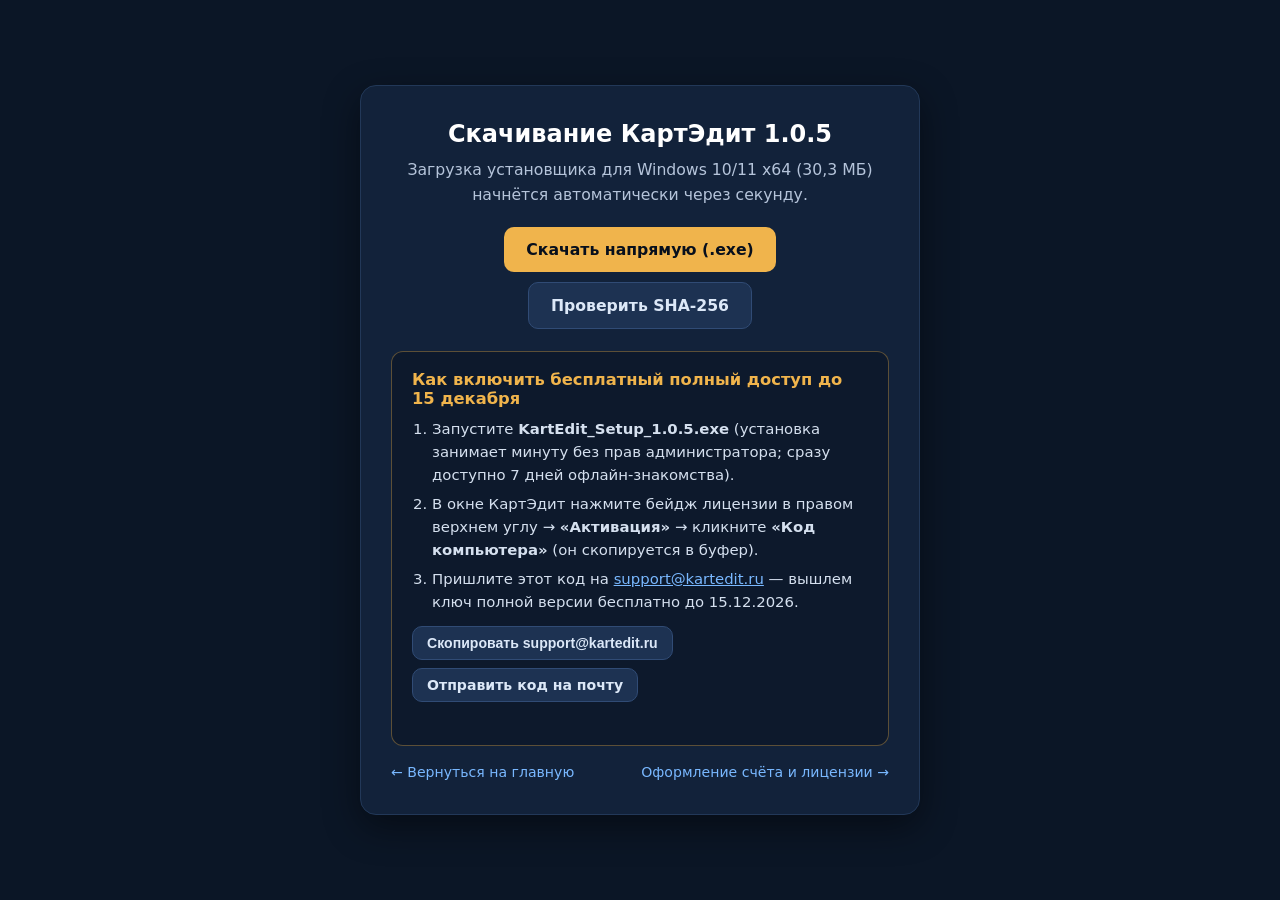
<file: download.html>
<!DOCTYPE html>
<html lang="ru">
<head>
<meta charset="utf-8">
<meta name="viewport" content="width=device-width, initial-scale=1">
<title>Скачивание КартЭдит 1.0.5 — бесплатный доступ до 15 декабря</title>
<meta http-equiv="refresh" content="1; url=/KartEdit_Setup_1.0.5.exe">
<style>
  * { box-sizing: border-box; }
  body {
    margin: 0; font-family: "Segoe UI", system-ui, -apple-system, Roboto, sans-serif;
    background: #0b1626; color: #e7edf6; min-height: 100vh;
    display: flex; align-items: center; justify-content: center; padding: 24px 16px;
  }
  .box {
    background: #12223a; padding: 34px 30px; border-radius: 16px;
    border: 1px solid #223858; max-width: 560px; width: 100%;
    box-shadow: 0 12px 36px rgba(0,0,0,0.45);
  }
  h1 { font-size: 1.5rem; margin: 0 0 10px; color: #fff; text-align: center; }
  .lead { color: #b5c4da; line-height: 1.55; margin: 0 0 20px; text-align: center; font-size: 0.98rem; }
  .actions { display: flex; gap: 10px; flex-wrap: wrap; justify-content: center; margin-bottom: 22px; }
  .btn {
    display: inline-flex; align-items: center; justify-content: center;
    background: #f0b44c; color: #070f1c; font-weight: 700; padding: 13px 22px;
    border-radius: 10px; text-decoration: none; font-size: 0.98rem; border: 0; cursor: pointer;
  }
  .btn:hover { background: #ffd175; }
  .btn.sec { background: #1d3252; color: #dce8f8; border: 1px solid #304b75; font-weight: 600; }
  .btn.sec:hover { background: #26416b; }
  .guide {
    background: #0d192c; border: 1px solid rgba(240, 180, 76, 0.35);
    border-radius: 12px; padding: 18px 20px; text-align: left;
  }
  .guide h2 { margin: 0 0 10px; font-size: 1.02rem; color: #f0b44c; }
  .guide ol { margin: 0; padding-left: 20px; color: #d5e0ef; line-height: 1.55; font-size: 0.93rem; }
  .guide li { margin-bottom: 6px; }
  .guide a { color: #79b8ff; }
  .copy-note { font-size: 0.85rem; color: #2fc29b; min-height: 1.2em; margin-top: 8px; text-align: center; }
  .foot { display: flex; justify-content: space-between; flex-wrap: wrap; gap: 10px; margin-top: 18px; font-size: 0.88rem; }
  .foot a { color: #79b8ff; text-decoration: none; }
  .foot a:hover { text-decoration: underline; }
</style>
</head>
<body>
<div class="box">
  <h1>Скачивание КартЭдит 1.0.5</h1>
  <p class="lead">Загрузка установщика для Windows 10/11 x64 (30,3&nbsp;МБ) начнётся автоматически через секунду.</p>

  <div class="actions">
    <a class="btn" href="/KartEdit_Setup_1.0.5.exe" download>Скачать напрямую (.exe)</a>
    <a class="btn sec" href="/checksum">Проверить SHA-256</a>
  </div>

  <div class="guide">
    <h2>Как включить бесплатный полный доступ до 15 декабря</h2>
    <ol>
      <li>Запустите <b>KartEdit_Setup_1.0.5.exe</b> (установка занимает минуту без прав администратора; сразу доступно 7 дней офлайн-знакомства).</li>
      <li>В окне КартЭдит нажмите бейдж лицензии в правом верхнем углу → <b>«Активация»</b> → кликните <b>«Код компьютера»</b> (он скопируется в буфер).</li>
      <li>Пришлите этот код на <a href="mailto:support@kartedit.ru?subject=%D0%97%D0%B0%D0%BF%D1%80%D0%BE%D1%81%20%D0%B1%D0%B5%D1%81%D0%BF%D0%BB%D0%B0%D1%82%D0%BD%D0%BE%D0%B3%D0%BE%20%D0%B4%D0%BE%D1%81%D1%82%D1%83%D0%BF%D0%B0%20%D0%B4%D0%BE%2015%20%D0%B4%D0%B5%D0%BA%D0%B0%D0%B1%D1%80%D1%8F&body=%D0%97%D0%B4%D1%80%D0%B0%D0%B2%D1%81%D1%82%D0%B2%D1%83%D0%B9%D1%82%D0%B5!%0A%D0%9F%D1%80%D0%BE%D1%88%D1%83%20%D0%BF%D1%80%D0%B5%D0%B4%D0%BE%D1%81%D1%82%D0%B0%D0%B2%D0%B8%D1%82%D1%8C%20%D0%B1%D0%B5%D1%81%D0%BF%D0%BB%D0%B0%D1%82%D0%BD%D1%8B%D0%B9%20%D0%B4%D0%BE%D1%81%D1%82%D1%83%D0%BF%20%D0%B4%D0%BE%2015%20%D0%B4%D0%B5%D0%BA%D0%B0%D0%B1%D1%80%D1%8F.%0A%D0%9C%D0%BE%D0%B9%20%D0%BA%D0%BE%D0%B4%20%D0%BA%D0%BE%D0%BC%D0%BF%D1%8C%D1%8E%D1%82%D0%B5%D1%80%D0%B0%20(HWID):%20">support@kartedit.ru</a> — вышлем ключ полной версии бесплатно до 15.12.2026.</li>
    </ol>
    <div style="margin-top:12px; display:flex; gap:8px; flex-wrap:wrap;">
      <button type="button" class="btn sec" style="padding:8px 14px; font-size:0.88rem;" onclick="navigator.clipboard.writeText('support@kartedit.ru').then(()=>{document.getElementById('cp').textContent='Адрес support@kartedit.ru скопирован';})">Скопировать support@kartedit.ru</button>
      <a class="btn sec" style="padding:8px 14px; font-size:0.88rem;" href="mailto:support@kartedit.ru?subject=%D0%97%D0%B0%D0%BF%D1%80%D0%BE%D1%81%20%D0%B1%D0%B5%D1%81%D0%BF%D0%BB%D0%B0%D1%82%D0%BD%D0%BE%D0%B3%D0%BE%20%D0%B4%D0%BE%D1%81%D1%82%D1%83%D0%BF%D0%B0%20%D0%B4%D0%BE%2015%20%D0%B4%D0%B5%D0%BA%D0%B0%D0%B1%D1%80%D1%8F&body=%D0%97%D0%B4%D1%80%D0%B0%D0%B2%D1%81%D1%82%D0%B2%D1%83%D0%B9%D1%82%D0%B5!%0A%D0%9F%D1%80%D0%BE%D1%88%D1%83%20%D0%BF%D1%80%D0%B5%D0%B4%D0%BE%D1%81%D1%82%D0%B0%D0%B2%D0%B8%D1%82%D1%8C%20%D0%B1%D0%B5%D1%81%D0%BF%D0%BB%D0%B0%D1%82%D0%BD%D1%8B%D0%B9%20%D0%B4%D0%BE%D1%81%D1%82%D1%83%D0%BF%20%D0%B4%D0%BE%2015%20%D0%B4%D0%B5%D0%BA%D0%B0%D0%B1%D1%80%D1%8F.%0A%D0%9C%D0%BE%D0%B9%20%D0%BA%D0%BE%D0%B4%20%D0%BA%D0%BE%D0%BC%D0%BF%D1%8C%D1%8E%D1%82%D0%B5%D1%80%D0%B0%20(HWID):%20">Отправить код на почту</a>
    </div>
    <div class="copy-note" id="cp"></div>
  </div>

  <div class="foot">
    <a href="/">← Вернуться на главную</a>
    <a href="/pay">Оформление счёта и лицензии →</a>
  </div>
</div>
</body>
</html>
</file>
<file: demo/static/ag-grid.css>
.ag-icon {
  font-family: var(--ag-icon-font-family);
  font-weight: var(--ag-icon-font-weight);
  color: var(--ag-icon-font-color);
  font-size: var(--ag-icon-size);
  line-height: var(--ag-icon-size);
  font-style: normal;
  font-variant: normal;
  text-transform: none;
  -webkit-font-smoothing: antialiased;
  -moz-osx-font-smoothing: grayscale;
  width: var(--ag-icon-size);
  height: var(--ag-icon-size);
  position: relative;
}
.ag-icon::before {
  content: "";
}
.ag-icon::after {
  background: transparent var(--ag-icon-image, none) center/contain no-repeat;
  display: var(--ag-icon-image-display);
  opacity: var(--ag-icon-image-opacity, 0.9);
  position: absolute;
  inset: 0;
  content: "";
}

.ag-icon-aggregation {
  font-family: var(--ag-icon-font-family-aggregation, var(--ag-icon-font-family));
  font-weight: var(--ag-icon-font-weight-aggregation, var(--ag-icon-font-weight));
  color: var(--ag-icon-font-color-aggregation, var(--ag-icon-font-color));
}

.ag-icon-aggregation::before {
  content: var(--ag-icon-font-code-aggregation, "\f101");
  display: var(--ag-icon-font-display-aggregation, var(--ag-icon-font-display));
}

.ag-icon-aggregation::after {
  background-image: var(--ag-icon-image-aggregation, var(--ag-icon-image));
  display: var(--ag-icon-image-display-aggregation, var(--ag-icon-image-display));
  opacity: var(--ag-icon-image-opacity-aggregation, var(--ag-icon-image-opacity, 0.9));
}

.ag-icon-arrows {
  font-family: var(--ag-icon-font-family-arrows, var(--ag-icon-font-family));
  font-weight: var(--ag-icon-font-weight-arrows, var(--ag-icon-font-weight));
  color: var(--ag-icon-font-color-arrows, var(--ag-icon-font-color));
}

.ag-icon-arrows::before {
  content: var(--ag-icon-font-code-arrows, "\f102");
  display: var(--ag-icon-font-display-arrows, var(--ag-icon-font-display));
}

.ag-icon-arrows::after {
  background-image: var(--ag-icon-image-arrows, var(--ag-icon-image));
  display: var(--ag-icon-image-display-arrows, var(--ag-icon-image-display));
  opacity: var(--ag-icon-image-opacity-arrows, var(--ag-icon-image-opacity, 0.9));
}

.ag-icon-asc {
  font-family: var(--ag-icon-font-family-asc, var(--ag-icon-font-family));
  font-weight: var(--ag-icon-font-weight-asc, var(--ag-icon-font-weight));
  color: var(--ag-icon-font-color-asc, var(--ag-icon-font-color));
}

.ag-icon-asc::before {
  content: var(--ag-icon-font-code-asc, "\f103");
  display: var(--ag-icon-font-display-asc, var(--ag-icon-font-display));
}

.ag-icon-asc::after {
  background-image: var(--ag-icon-image-asc, var(--ag-icon-image));
  display: var(--ag-icon-image-display-asc, var(--ag-icon-image-display));
  opacity: var(--ag-icon-image-opacity-asc, var(--ag-icon-image-opacity, 0.9));
}

.ag-icon-cancel {
  font-family: var(--ag-icon-font-family-cancel, var(--ag-icon-font-family));
  font-weight: var(--ag-icon-font-weight-cancel, var(--ag-icon-font-weight));
  color: var(--ag-icon-font-color-cancel, var(--ag-icon-font-color));
}

.ag-icon-cancel::before {
  content: var(--ag-icon-font-code-cancel, "\f104");
  display: var(--ag-icon-font-display-cancel, var(--ag-icon-font-display));
}

.ag-icon-cancel::after {
  background-image: var(--ag-icon-image-cancel, var(--ag-icon-image));
  display: var(--ag-icon-image-display-cancel, var(--ag-icon-image-display));
  opacity: var(--ag-icon-image-opacity-cancel, var(--ag-icon-image-opacity, 0.9));
}

.ag-icon-chart {
  font-family: var(--ag-icon-font-family-chart, var(--ag-icon-font-family));
  font-weight: var(--ag-icon-font-weight-chart, var(--ag-icon-font-weight));
  color: var(--ag-icon-font-color-chart, var(--ag-icon-font-color));
}

.ag-icon-chart::before {
  content: var(--ag-icon-font-code-chart, "\f105");
  display: var(--ag-icon-font-display-chart, var(--ag-icon-font-display));
}

.ag-icon-chart::after {
  background-image: var(--ag-icon-image-chart, var(--ag-icon-image));
  display: var(--ag-icon-image-display-chart, var(--ag-icon-image-display));
  opacity: var(--ag-icon-image-opacity-chart, var(--ag-icon-image-opacity, 0.9));
}

.ag-icon-checkbox-checked {
  font-family: var(--ag-icon-font-family-checkbox-checked, var(--ag-icon-font-family));
  font-weight: var(--ag-icon-font-weight-checkbox-checked, var(--ag-icon-font-weight));
  color: var(--ag-icon-font-color-checkbox-checked, var(--ag-icon-font-color));
}

.ag-icon-checkbox-checked::before {
  content: var(--ag-icon-font-code-checkbox-checked, "\f106");
  display: var(--ag-icon-font-display-checkbox-checked, var(--ag-icon-font-display));
}

.ag-icon-checkbox-checked::after {
  background-image: var(--ag-icon-image-checkbox-checked, var(--ag-icon-image));
  display: var(--ag-icon-image-display-checkbox-checked, var(--ag-icon-image-display));
  opacity: var(--ag-icon-image-opacity-checkbox-checked, var(--ag-icon-image-opacity, 0.9));
}

.ag-icon-checkbox-indeterminate {
  font-family: var(--ag-icon-font-family-checkbox-indeterminate, var(--ag-icon-font-family));
  font-weight: var(--ag-icon-font-weight-checkbox-indeterminate, var(--ag-icon-font-weight));
  color: var(--ag-icon-font-color-checkbox-indeterminate, var(--ag-icon-font-color));
}

.ag-icon-checkbox-indeterminate::before {
  content: var(--ag-icon-font-code-checkbox-indeterminate, "\f107");
  display: var(--ag-icon-font-display-checkbox-indeterminate, var(--ag-icon-font-display));
}

.ag-icon-checkbox-indeterminate::after {
  background-image: var(--ag-icon-image-checkbox-indeterminate, var(--ag-icon-image));
  display: var(--ag-icon-image-display-checkbox-indeterminate, var(--ag-icon-image-display));
  opacity: var(--ag-icon-image-opacity-checkbox-indeterminate, var(--ag-icon-image-opacity, 0.9));
}

.ag-icon-checkbox-unchecked {
  font-family: var(--ag-icon-font-family-checkbox-unchecked, var(--ag-icon-font-family));
  font-weight: var(--ag-icon-font-weight-checkbox-unchecked, var(--ag-icon-font-weight));
  color: var(--ag-icon-font-color-checkbox-unchecked, var(--ag-icon-font-color));
}

.ag-icon-checkbox-unchecked::before {
  content: var(--ag-icon-font-code-checkbox-unchecked, "\f108");
  display: var(--ag-icon-font-display-checkbox-unchecked, var(--ag-icon-font-display));
}

.ag-icon-checkbox-unchecked::after {
  background-image: var(--ag-icon-image-checkbox-unchecked, var(--ag-icon-image));
  display: var(--ag-icon-image-display-checkbox-unchecked, var(--ag-icon-image-display));
  opacity: var(--ag-icon-image-opacity-checkbox-unchecked, var(--ag-icon-image-opacity, 0.9));
}

.ag-icon-color-picker {
  font-family: var(--ag-icon-font-family-color-picker, var(--ag-icon-font-family));
  font-weight: var(--ag-icon-font-weight-color-picker, var(--ag-icon-font-weight));
  color: var(--ag-icon-font-color-color-picker, var(--ag-icon-font-color));
}

.ag-icon-color-picker::before {
  content: var(--ag-icon-font-code-color-picker, "\f109");
  display: var(--ag-icon-font-display-color-picker, var(--ag-icon-font-display));
}

.ag-icon-color-picker::after {
  background-image: var(--ag-icon-image-color-picker, var(--ag-icon-image));
  display: var(--ag-icon-image-display-color-picker, var(--ag-icon-image-display));
  opacity: var(--ag-icon-image-opacity-color-picker, var(--ag-icon-image-opacity, 0.9));
}

.ag-icon-columns {
  font-family: var(--ag-icon-font-family-columns, var(--ag-icon-font-family));
  font-weight: var(--ag-icon-font-weight-columns, var(--ag-icon-font-weight));
  color: var(--ag-icon-font-color-columns, var(--ag-icon-font-color));
}

.ag-icon-columns::before {
  content: var(--ag-icon-font-code-columns, "\f10a");
  display: var(--ag-icon-font-display-columns, var(--ag-icon-font-display));
}

.ag-icon-columns::after {
  background-image: var(--ag-icon-image-columns, var(--ag-icon-image));
  display: var(--ag-icon-image-display-columns, var(--ag-icon-image-display));
  opacity: var(--ag-icon-image-opacity-columns, var(--ag-icon-image-opacity, 0.9));
}

.ag-icon-contracted {
  font-family: var(--ag-icon-font-family-contracted, var(--ag-icon-font-family));
  font-weight: var(--ag-icon-font-weight-contracted, var(--ag-icon-font-weight));
  color: var(--ag-icon-font-color-contracted, var(--ag-icon-font-color));
}

.ag-icon-contracted::before {
  content: var(--ag-icon-font-code-contracted, "\f10b");
  display: var(--ag-icon-font-display-contracted, var(--ag-icon-font-display));
}

.ag-icon-contracted::after {
  background-image: var(--ag-icon-image-contracted, var(--ag-icon-image));
  display: var(--ag-icon-image-display-contracted, var(--ag-icon-image-display));
  opacity: var(--ag-icon-image-opacity-contracted, var(--ag-icon-image-opacity, 0.9));
}

.ag-icon-copy {
  font-family: var(--ag-icon-font-family-copy, var(--ag-icon-font-family));
  font-weight: var(--ag-icon-font-weight-copy, var(--ag-icon-font-weight));
  color: var(--ag-icon-font-color-copy, var(--ag-icon-font-color));
}

.ag-icon-copy::before {
  content: var(--ag-icon-font-code-copy, "\f10c");
  display: var(--ag-icon-font-display-copy, var(--ag-icon-font-display));
}

.ag-icon-copy::after {
  background-image: var(--ag-icon-image-copy, var(--ag-icon-image));
  display: var(--ag-icon-image-display-copy, var(--ag-icon-image-display));
  opacity: var(--ag-icon-image-opacity-copy, var(--ag-icon-image-opacity, 0.9));
}

.ag-icon-cross {
  font-family: var(--ag-icon-font-family-cross, var(--ag-icon-font-family));
  font-weight: var(--ag-icon-font-weight-cross, var(--ag-icon-font-weight));
  color: var(--ag-icon-font-color-cross, var(--ag-icon-font-color));
}

.ag-icon-cross::before {
  content: var(--ag-icon-font-code-cross, "\f10d");
  display: var(--ag-icon-font-display-cross, var(--ag-icon-font-display));
}

.ag-icon-cross::after {
  background-image: var(--ag-icon-image-cross, var(--ag-icon-image));
  display: var(--ag-icon-image-display-cross, var(--ag-icon-image-display));
  opacity: var(--ag-icon-image-opacity-cross, var(--ag-icon-image-opacity, 0.9));
}

.ag-icon-csv {
  font-family: var(--ag-icon-font-family-csv, var(--ag-icon-font-family));
  font-weight: var(--ag-icon-font-weight-csv, var(--ag-icon-font-weight));
  color: var(--ag-icon-font-color-csv, var(--ag-icon-font-color));
}

.ag-icon-csv::before {
  content: var(--ag-icon-font-code-csv, "\f10e");
  display: var(--ag-icon-font-display-csv, var(--ag-icon-font-display));
}

.ag-icon-csv::after {
  background-image: var(--ag-icon-image-csv, var(--ag-icon-image));
  display: var(--ag-icon-image-display-csv, var(--ag-icon-image-display));
  opacity: var(--ag-icon-image-opacity-csv, var(--ag-icon-image-opacity, 0.9));
}

.ag-icon-cut {
  font-family: var(--ag-icon-font-family-cut, var(--ag-icon-font-family));
  font-weight: var(--ag-icon-font-weight-cut, var(--ag-icon-font-weight));
  color: var(--ag-icon-font-color-cut, var(--ag-icon-font-color));
}

.ag-icon-cut::before {
  content: var(--ag-icon-font-code-cut, "\f10f");
  display: var(--ag-icon-font-display-cut, var(--ag-icon-font-display));
}

.ag-icon-cut::after {
  background-image: var(--ag-icon-image-cut, var(--ag-icon-image));
  display: var(--ag-icon-image-display-cut, var(--ag-icon-image-display));
  opacity: var(--ag-icon-image-opacity-cut, var(--ag-icon-image-opacity, 0.9));
}

.ag-icon-desc {
  font-family: var(--ag-icon-font-family-desc, var(--ag-icon-font-family));
  font-weight: var(--ag-icon-font-weight-desc, var(--ag-icon-font-weight));
  color: var(--ag-icon-font-color-desc, var(--ag-icon-font-color));
}

.ag-icon-desc::before {
  content: var(--ag-icon-font-code-desc, "\f110");
  display: var(--ag-icon-font-display-desc, var(--ag-icon-font-display));
}

.ag-icon-desc::after {
  background-image: var(--ag-icon-image-desc, var(--ag-icon-image));
  display: var(--ag-icon-image-display-desc, var(--ag-icon-image-display));
  opacity: var(--ag-icon-image-opacity-desc, var(--ag-icon-image-opacity, 0.9));
}

.ag-icon-excel {
  font-family: var(--ag-icon-font-family-excel, var(--ag-icon-font-family));
  font-weight: var(--ag-icon-font-weight-excel, var(--ag-icon-font-weight));
  color: var(--ag-icon-font-color-excel, var(--ag-icon-font-color));
}

.ag-icon-excel::before {
  content: var(--ag-icon-font-code-excel, "\f111");
  display: var(--ag-icon-font-display-excel, var(--ag-icon-font-display));
}

.ag-icon-excel::after {
  background-image: var(--ag-icon-image-excel, var(--ag-icon-image));
  display: var(--ag-icon-image-display-excel, var(--ag-icon-image-display));
  opacity: var(--ag-icon-image-opacity-excel, var(--ag-icon-image-opacity, 0.9));
}

.ag-icon-expanded {
  font-family: var(--ag-icon-font-family-expanded, var(--ag-icon-font-family));
  font-weight: var(--ag-icon-font-weight-expanded, var(--ag-icon-font-weight));
  color: var(--ag-icon-font-color-expanded, var(--ag-icon-font-color));
}

.ag-icon-expanded::before {
  content: var(--ag-icon-font-code-expanded, "\f112");
  display: var(--ag-icon-font-display-expanded, var(--ag-icon-font-display));
}

.ag-icon-expanded::after {
  background-image: var(--ag-icon-image-expanded, var(--ag-icon-image));
  display: var(--ag-icon-image-display-expanded, var(--ag-icon-image-display));
  opacity: var(--ag-icon-image-opacity-expanded, var(--ag-icon-image-opacity, 0.9));
}

.ag-icon-eye-slash {
  font-family: var(--ag-icon-font-family-eye-slash, var(--ag-icon-font-family));
  font-weight: var(--ag-icon-font-weight-eye-slash, var(--ag-icon-font-weight));
  color: var(--ag-icon-font-color-eye-slash, var(--ag-icon-font-color));
}

.ag-icon-eye-slash::before {
  content: var(--ag-icon-font-code-eye-slash, "\f113");
  display: var(--ag-icon-font-display-eye-slash, var(--ag-icon-font-display));
}

.ag-icon-eye-slash::after {
  background-image: var(--ag-icon-image-eye-slash, var(--ag-icon-image));
  display: var(--ag-icon-image-display-eye-slash, var(--ag-icon-image-display));
  opacity: var(--ag-icon-image-opacity-eye-slash, var(--ag-icon-image-opacity, 0.9));
}

.ag-icon-eye {
  font-family: var(--ag-icon-font-family-eye, var(--ag-icon-font-family));
  font-weight: var(--ag-icon-font-weight-eye, var(--ag-icon-font-weight));
  color: var(--ag-icon-font-color-eye, var(--ag-icon-font-color));
}

.ag-icon-eye::before {
  content: var(--ag-icon-font-code-eye, "\f114");
  display: var(--ag-icon-font-display-eye, var(--ag-icon-font-display));
}

.ag-icon-eye::after {
  background-image: var(--ag-icon-image-eye, var(--ag-icon-image));
  display: var(--ag-icon-image-display-eye, var(--ag-icon-image-display));
  opacity: var(--ag-icon-image-opacity-eye, var(--ag-icon-image-opacity, 0.9));
}

.ag-icon-filter {
  font-family: var(--ag-icon-font-family-filter, var(--ag-icon-font-family));
  font-weight: var(--ag-icon-font-weight-filter, var(--ag-icon-font-weight));
  color: var(--ag-icon-font-color-filter, var(--ag-icon-font-color));
}

.ag-icon-filter::before {
  content: var(--ag-icon-font-code-filter, "\f115");
  display: var(--ag-icon-font-display-filter, var(--ag-icon-font-display));
}

.ag-icon-filter::after {
  background-image: var(--ag-icon-image-filter, var(--ag-icon-image));
  display: var(--ag-icon-image-display-filter, var(--ag-icon-image-display));
  opacity: var(--ag-icon-image-opacity-filter, var(--ag-icon-image-opacity, 0.9));
}

.ag-icon-first {
  font-family: var(--ag-icon-font-family-first, var(--ag-icon-font-family));
  font-weight: var(--ag-icon-font-weight-first, var(--ag-icon-font-weight));
  color: var(--ag-icon-font-color-first, var(--ag-icon-font-color));
}

.ag-icon-first::before {
  content: var(--ag-icon-font-code-first, "\f116");
  display: var(--ag-icon-font-display-first, var(--ag-icon-font-display));
}

.ag-icon-first::after {
  background-image: var(--ag-icon-image-first, var(--ag-icon-image));
  display: var(--ag-icon-image-display-first, var(--ag-icon-image-display));
  opacity: var(--ag-icon-image-opacity-first, var(--ag-icon-image-opacity, 0.9));
}

.ag-icon-grip {
  font-family: var(--ag-icon-font-family-grip, var(--ag-icon-font-family));
  font-weight: var(--ag-icon-font-weight-grip, var(--ag-icon-font-weight));
  color: var(--ag-icon-font-color-grip, var(--ag-icon-font-color));
}

.ag-icon-grip::before {
  content: var(--ag-icon-font-code-grip, "\f117");
  display: var(--ag-icon-font-display-grip, var(--ag-icon-font-display));
}

.ag-icon-grip::after {
  background-image: var(--ag-icon-image-grip, var(--ag-icon-image));
  display: var(--ag-icon-image-display-grip, var(--ag-icon-image-display));
  opacity: var(--ag-icon-image-opacity-grip, var(--ag-icon-image-opacity, 0.9));
}

.ag-icon-group {
  font-family: var(--ag-icon-font-family-group, var(--ag-icon-font-family));
  font-weight: var(--ag-icon-font-weight-group, var(--ag-icon-font-weight));
  color: var(--ag-icon-font-color-group, var(--ag-icon-font-color));
}

.ag-icon-group::before {
  content: var(--ag-icon-font-code-group, "\f118");
  display: var(--ag-icon-font-display-group, var(--ag-icon-font-display));
}

.ag-icon-group::after {
  background-image: var(--ag-icon-image-group, var(--ag-icon-image));
  display: var(--ag-icon-image-display-group, var(--ag-icon-image-display));
  opacity: var(--ag-icon-image-opacity-group, var(--ag-icon-image-opacity, 0.9));
}

.ag-icon-last {
  font-family: var(--ag-icon-font-family-last, var(--ag-icon-font-family));
  font-weight: var(--ag-icon-font-weight-last, var(--ag-icon-font-weight));
  color: var(--ag-icon-font-color-last, var(--ag-icon-font-color));
}

.ag-icon-last::before {
  content: var(--ag-icon-font-code-last, "\f119");
  display: var(--ag-icon-font-display-last, var(--ag-icon-font-display));
}

.ag-icon-last::after {
  background-image: var(--ag-icon-image-last, var(--ag-icon-image));
  display: var(--ag-icon-image-display-last, var(--ag-icon-image-display));
  opacity: var(--ag-icon-image-opacity-last, var(--ag-icon-image-opacity, 0.9));
}

.ag-icon-left {
  font-family: var(--ag-icon-font-family-left, var(--ag-icon-font-family));
  font-weight: var(--ag-icon-font-weight-left, var(--ag-icon-font-weight));
  color: var(--ag-icon-font-color-left, var(--ag-icon-font-color));
}

.ag-icon-left::before {
  content: var(--ag-icon-font-code-left, "\f11a");
  display: var(--ag-icon-font-display-left, var(--ag-icon-font-display));
}

.ag-icon-left::after {
  background-image: var(--ag-icon-image-left, var(--ag-icon-image));
  display: var(--ag-icon-image-display-left, var(--ag-icon-image-display));
  opacity: var(--ag-icon-image-opacity-left, var(--ag-icon-image-opacity, 0.9));
}

.ag-icon-linked {
  font-family: var(--ag-icon-font-family-linked, var(--ag-icon-font-family));
  font-weight: var(--ag-icon-font-weight-linked, var(--ag-icon-font-weight));
  color: var(--ag-icon-font-color-linked, var(--ag-icon-font-color));
}

.ag-icon-linked::before {
  content: var(--ag-icon-font-code-linked, "\f11b");
  display: var(--ag-icon-font-display-linked, var(--ag-icon-font-display));
}

.ag-icon-linked::after {
  background-image: var(--ag-icon-image-linked, var(--ag-icon-image));
  display: var(--ag-icon-image-display-linked, var(--ag-icon-image-display));
  opacity: var(--ag-icon-image-opacity-linked, var(--ag-icon-image-opacity, 0.9));
}

.ag-icon-loading {
  font-family: var(--ag-icon-font-family-loading, var(--ag-icon-font-family));
  font-weight: var(--ag-icon-font-weight-loading, var(--ag-icon-font-weight));
  color: var(--ag-icon-font-color-loading, var(--ag-icon-font-color));
}

.ag-icon-loading::before {
  content: var(--ag-icon-font-code-loading, "\f11c");
  display: var(--ag-icon-font-display-loading, var(--ag-icon-font-display));
}

.ag-icon-loading::after {
  background-image: var(--ag-icon-image-loading, var(--ag-icon-image));
  display: var(--ag-icon-image-display-loading, var(--ag-icon-image-display));
  opacity: var(--ag-icon-image-opacity-loading, var(--ag-icon-image-opacity, 0.9));
}

.ag-icon-maximize {
  font-family: var(--ag-icon-font-family-maximize, var(--ag-icon-font-family));
  font-weight: var(--ag-icon-font-weight-maximize, var(--ag-icon-font-weight));
  color: var(--ag-icon-font-color-maximize, var(--ag-icon-font-color));
}

.ag-icon-maximize::before {
  content: var(--ag-icon-font-code-maximize, "\f11d");
  display: var(--ag-icon-font-display-maximize, var(--ag-icon-font-display));
}

.ag-icon-maximize::after {
  background-image: var(--ag-icon-image-maximize, var(--ag-icon-image));
  display: var(--ag-icon-image-display-maximize, var(--ag-icon-image-display));
  opacity: var(--ag-icon-image-opacity-maximize, var(--ag-icon-image-opacity, 0.9));
}

.ag-icon-menu {
  font-family: var(--ag-icon-font-family-menu, var(--ag-icon-font-family));
  font-weight: var(--ag-icon-font-weight-menu, var(--ag-icon-font-weight));
  color: var(--ag-icon-font-color-menu, var(--ag-icon-font-color));
}

.ag-icon-menu::before {
  content: var(--ag-icon-font-code-menu, "\f11e");
  display: var(--ag-icon-font-display-menu, var(--ag-icon-font-display));
}

.ag-icon-menu::after {
  background-image: var(--ag-icon-image-menu, var(--ag-icon-image));
  display: var(--ag-icon-image-display-menu, var(--ag-icon-image-display));
  opacity: var(--ag-icon-image-opacity-menu, var(--ag-icon-image-opacity, 0.9));
}

.ag-icon-minimize {
  font-family: var(--ag-icon-font-family-minimize, var(--ag-icon-font-family));
  font-weight: var(--ag-icon-font-weight-minimize, var(--ag-icon-font-weight));
  color: var(--ag-icon-font-color-minimize, var(--ag-icon-font-color));
}

.ag-icon-minimize::before {
  content: var(--ag-icon-font-code-minimize, "\f11f");
  display: var(--ag-icon-font-display-minimize, var(--ag-icon-font-display));
}

.ag-icon-minimize::after {
  background-image: var(--ag-icon-image-minimize, var(--ag-icon-image));
  display: var(--ag-icon-image-display-minimize, var(--ag-icon-image-display));
  opacity: var(--ag-icon-image-opacity-minimize, var(--ag-icon-image-opacity, 0.9));
}

.ag-icon-next {
  font-family: var(--ag-icon-font-family-next, var(--ag-icon-font-family));
  font-weight: var(--ag-icon-font-weight-next, var(--ag-icon-font-weight));
  color: var(--ag-icon-font-color-next, var(--ag-icon-font-color));
}

.ag-icon-next::before {
  content: var(--ag-icon-font-code-next, "\f120");
  display: var(--ag-icon-font-display-next, var(--ag-icon-font-display));
}

.ag-icon-next::after {
  background-image: var(--ag-icon-image-next, var(--ag-icon-image));
  display: var(--ag-icon-image-display-next, var(--ag-icon-image-display));
  opacity: var(--ag-icon-image-opacity-next, var(--ag-icon-image-opacity, 0.9));
}

.ag-icon-none {
  font-family: var(--ag-icon-font-family-none, var(--ag-icon-font-family));
  font-weight: var(--ag-icon-font-weight-none, var(--ag-icon-font-weight));
  color: var(--ag-icon-font-color-none, var(--ag-icon-font-color));
}

.ag-icon-none::before {
  content: var(--ag-icon-font-code-none, "\f121");
  display: var(--ag-icon-font-display-none, var(--ag-icon-font-display));
}

.ag-icon-none::after {
  background-image: var(--ag-icon-image-none, var(--ag-icon-image));
  display: var(--ag-icon-image-display-none, var(--ag-icon-image-display));
  opacity: var(--ag-icon-image-opacity-none, var(--ag-icon-image-opacity, 0.9));
}

.ag-icon-not-allowed {
  font-family: var(--ag-icon-font-family-not-allowed, var(--ag-icon-font-family));
  font-weight: var(--ag-icon-font-weight-not-allowed, var(--ag-icon-font-weight));
  color: var(--ag-icon-font-color-not-allowed, var(--ag-icon-font-color));
}

.ag-icon-not-allowed::before {
  content: var(--ag-icon-font-code-not-allowed, "\f122");
  display: var(--ag-icon-font-display-not-allowed, var(--ag-icon-font-display));
}

.ag-icon-not-allowed::after {
  background-image: var(--ag-icon-image-not-allowed, var(--ag-icon-image));
  display: var(--ag-icon-image-display-not-allowed, var(--ag-icon-image-display));
  opacity: var(--ag-icon-image-opacity-not-allowed, var(--ag-icon-image-opacity, 0.9));
}

.ag-icon-paste {
  font-family: var(--ag-icon-font-family-paste, var(--ag-icon-font-family));
  font-weight: var(--ag-icon-font-weight-paste, var(--ag-icon-font-weight));
  color: var(--ag-icon-font-color-paste, var(--ag-icon-font-color));
}

.ag-icon-paste::before {
  content: var(--ag-icon-font-code-paste, "\f123");
  display: var(--ag-icon-font-display-paste, var(--ag-icon-font-display));
}

.ag-icon-paste::after {
  background-image: var(--ag-icon-image-paste, var(--ag-icon-image));
  display: var(--ag-icon-image-display-paste, var(--ag-icon-image-display));
  opacity: var(--ag-icon-image-opacity-paste, var(--ag-icon-image-opacity, 0.9));
}

.ag-icon-pin {
  font-family: var(--ag-icon-font-family-pin, var(--ag-icon-font-family));
  font-weight: var(--ag-icon-font-weight-pin, var(--ag-icon-font-weight));
  color: var(--ag-icon-font-color-pin, var(--ag-icon-font-color));
}

.ag-icon-pin::before {
  content: var(--ag-icon-font-code-pin, "\f124");
  display: var(--ag-icon-font-display-pin, var(--ag-icon-font-display));
}

.ag-icon-pin::after {
  background-image: var(--ag-icon-image-pin, var(--ag-icon-image));
  display: var(--ag-icon-image-display-pin, var(--ag-icon-image-display));
  opacity: var(--ag-icon-image-opacity-pin, var(--ag-icon-image-opacity, 0.9));
}

.ag-icon-pivot {
  font-family: var(--ag-icon-font-family-pivot, var(--ag-icon-font-family));
  font-weight: var(--ag-icon-font-weight-pivot, var(--ag-icon-font-weight));
  color: var(--ag-icon-font-color-pivot, var(--ag-icon-font-color));
}

.ag-icon-pivot::before {
  content: var(--ag-icon-font-code-pivot, "\f125");
  display: var(--ag-icon-font-display-pivot, var(--ag-icon-font-display));
}

.ag-icon-pivot::after {
  background-image: var(--ag-icon-image-pivot, var(--ag-icon-image));
  display: var(--ag-icon-image-display-pivot, var(--ag-icon-image-display));
  opacity: var(--ag-icon-image-opacity-pivot, var(--ag-icon-image-opacity, 0.9));
}

.ag-icon-previous {
  font-family: var(--ag-icon-font-family-previous, var(--ag-icon-font-family));
  font-weight: var(--ag-icon-font-weight-previous, var(--ag-icon-font-weight));
  color: var(--ag-icon-font-color-previous, var(--ag-icon-font-color));
}

.ag-icon-previous::before {
  content: var(--ag-icon-font-code-previous, "\f126");
  display: var(--ag-icon-font-display-previous, var(--ag-icon-font-display));
}

.ag-icon-previous::after {
  background-image: var(--ag-icon-image-previous, var(--ag-icon-image));
  display: var(--ag-icon-image-display-previous, var(--ag-icon-image-display));
  opacity: var(--ag-icon-image-opacity-previous, var(--ag-icon-image-opacity, 0.9));
}

.ag-icon-radio-button-off {
  font-family: var(--ag-icon-font-family-radio-button-off, var(--ag-icon-font-family));
  font-weight: var(--ag-icon-font-weight-radio-button-off, var(--ag-icon-font-weight));
  color: var(--ag-icon-font-color-radio-button-off, var(--ag-icon-font-color));
}

.ag-icon-radio-button-off::before {
  content: var(--ag-icon-font-code-radio-button-off, "\f127");
  display: var(--ag-icon-font-display-radio-button-off, var(--ag-icon-font-display));
}

.ag-icon-radio-button-off::after {
  background-image: var(--ag-icon-image-radio-button-off, var(--ag-icon-image));
  display: var(--ag-icon-image-display-radio-button-off, var(--ag-icon-image-display));
  opacity: var(--ag-icon-image-opacity-radio-button-off, var(--ag-icon-image-opacity, 0.9));
}

.ag-icon-radio-button-on {
  font-family: var(--ag-icon-font-family-radio-button-on, var(--ag-icon-font-family));
  font-weight: var(--ag-icon-font-weight-radio-button-on, var(--ag-icon-font-weight));
  color: var(--ag-icon-font-color-radio-button-on, var(--ag-icon-font-color));
}

.ag-icon-radio-button-on::before {
  content: var(--ag-icon-font-code-radio-button-on, "\f128");
  display: var(--ag-icon-font-display-radio-button-on, var(--ag-icon-font-display));
}

.ag-icon-radio-button-on::after {
  background-image: var(--ag-icon-image-radio-button-on, var(--ag-icon-image));
  display: var(--ag-icon-image-display-radio-button-on, var(--ag-icon-image-display));
  opacity: var(--ag-icon-image-opacity-radio-button-on, var(--ag-icon-image-opacity, 0.9));
}

.ag-icon-right {
  font-family: var(--ag-icon-font-family-right, var(--ag-icon-font-family));
  font-weight: var(--ag-icon-font-weight-right, var(--ag-icon-font-weight));
  color: var(--ag-icon-font-color-right, var(--ag-icon-font-color));
}

.ag-icon-right::before {
  content: var(--ag-icon-font-code-right, "\f129");
  display: var(--ag-icon-font-display-right, var(--ag-icon-font-display));
}

.ag-icon-right::after {
  background-image: var(--ag-icon-image-right, var(--ag-icon-image));
  display: var(--ag-icon-image-display-right, var(--ag-icon-image-display));
  opacity: var(--ag-icon-image-opacity-right, var(--ag-icon-image-opacity, 0.9));
}

.ag-icon-save {
  font-family: var(--ag-icon-font-family-save, var(--ag-icon-font-family));
  font-weight: var(--ag-icon-font-weight-save, var(--ag-icon-font-weight));
  color: var(--ag-icon-font-color-save, var(--ag-icon-font-color));
}

.ag-icon-save::before {
  content: var(--ag-icon-font-code-save, "\f12a");
  display: var(--ag-icon-font-display-save, var(--ag-icon-font-display));
}

.ag-icon-save::after {
  background-image: var(--ag-icon-image-save, var(--ag-icon-image));
  display: var(--ag-icon-image-display-save, var(--ag-icon-image-display));
  opacity: var(--ag-icon-image-opacity-save, var(--ag-icon-image-opacity, 0.9));
}

.ag-icon-small-down {
  font-family: var(--ag-icon-font-family-small-down, var(--ag-icon-font-family));
  font-weight: var(--ag-icon-font-weight-small-down, var(--ag-icon-font-weight));
  color: var(--ag-icon-font-color-small-down, var(--ag-icon-font-color));
}

.ag-icon-small-down::before {
  content: var(--ag-icon-font-code-small-down, "\f12b");
  display: var(--ag-icon-font-display-small-down, var(--ag-icon-font-display));
}

.ag-icon-small-down::after {
  background-image: var(--ag-icon-image-small-down, var(--ag-icon-image));
  display: var(--ag-icon-image-display-small-down, var(--ag-icon-image-display));
  opacity: var(--ag-icon-image-opacity-small-down, var(--ag-icon-image-opacity, 0.9));
}

.ag-icon-small-left {
  font-family: var(--ag-icon-font-family-small-left, var(--ag-icon-font-family));
  font-weight: var(--ag-icon-font-weight-small-left, var(--ag-icon-font-weight));
  color: var(--ag-icon-font-color-small-left, var(--ag-icon-font-color));
}

.ag-icon-small-left::before {
  content: var(--ag-icon-font-code-small-left, "\f12c");
  display: var(--ag-icon-font-display-small-left, var(--ag-icon-font-display));
}

.ag-icon-small-left::after {
  background-image: var(--ag-icon-image-small-left, var(--ag-icon-image));
  display: var(--ag-icon-image-display-small-left, var(--ag-icon-image-display));
  opacity: var(--ag-icon-image-opacity-small-left, var(--ag-icon-image-opacity, 0.9));
}

.ag-icon-small-right {
  font-family: var(--ag-icon-font-family-small-right, var(--ag-icon-font-family));
  font-weight: var(--ag-icon-font-weight-small-right, var(--ag-icon-font-weight));
  color: var(--ag-icon-font-color-small-right, var(--ag-icon-font-color));
}

.ag-icon-small-right::before {
  content: var(--ag-icon-font-code-small-right, "\f12d");
  display: var(--ag-icon-font-display-small-right, var(--ag-icon-font-display));
}

.ag-icon-small-right::after {
  background-image: var(--ag-icon-image-small-right, var(--ag-icon-image));
  display: var(--ag-icon-image-display-small-right, var(--ag-icon-image-display));
  opacity: var(--ag-icon-image-opacity-small-right, var(--ag-icon-image-opacity, 0.9));
}

.ag-icon-small-up {
  font-family: var(--ag-icon-font-family-small-up, var(--ag-icon-font-family));
  font-weight: var(--ag-icon-font-weight-small-up, var(--ag-icon-font-weight));
  color: var(--ag-icon-font-color-small-up, var(--ag-icon-font-color));
}

.ag-icon-small-up::before {
  content: var(--ag-icon-font-code-small-up, "\f12e");
  display: var(--ag-icon-font-display-small-up, var(--ag-icon-font-display));
}

.ag-icon-small-up::after {
  background-image: var(--ag-icon-image-small-up, var(--ag-icon-image));
  display: var(--ag-icon-image-display-small-up, var(--ag-icon-image-display));
  opacity: var(--ag-icon-image-opacity-small-up, var(--ag-icon-image-opacity, 0.9));
}

.ag-icon-tick {
  font-family: var(--ag-icon-font-family-tick, var(--ag-icon-font-family));
  font-weight: var(--ag-icon-font-weight-tick, var(--ag-icon-font-weight));
  color: var(--ag-icon-font-color-tick, var(--ag-icon-font-color));
}

.ag-icon-tick::before {
  content: var(--ag-icon-font-code-tick, "\f12f");
  display: var(--ag-icon-font-display-tick, var(--ag-icon-font-display));
}

.ag-icon-tick::after {
  background-image: var(--ag-icon-image-tick, var(--ag-icon-image));
  display: var(--ag-icon-image-display-tick, var(--ag-icon-image-display));
  opacity: var(--ag-icon-image-opacity-tick, var(--ag-icon-image-opacity, 0.9));
}

.ag-icon-tree-closed {
  font-family: var(--ag-icon-font-family-tree-closed, var(--ag-icon-font-family));
  font-weight: var(--ag-icon-font-weight-tree-closed, var(--ag-icon-font-weight));
  color: var(--ag-icon-font-color-tree-closed, var(--ag-icon-font-color));
}

.ag-icon-tree-closed::before {
  content: var(--ag-icon-font-code-tree-closed, "\f130");
  display: var(--ag-icon-font-display-tree-closed, var(--ag-icon-font-display));
}

.ag-icon-tree-closed::after {
  background-image: var(--ag-icon-image-tree-closed, var(--ag-icon-image));
  display: var(--ag-icon-image-display-tree-closed, var(--ag-icon-image-display));
  opacity: var(--ag-icon-image-opacity-tree-closed, var(--ag-icon-image-opacity, 0.9));
}

.ag-icon-tree-indeterminate {
  font-family: var(--ag-icon-font-family-tree-indeterminate, var(--ag-icon-font-family));
  font-weight: var(--ag-icon-font-weight-tree-indeterminate, var(--ag-icon-font-weight));
  color: var(--ag-icon-font-color-tree-indeterminate, var(--ag-icon-font-color));
}

.ag-icon-tree-indeterminate::before {
  content: var(--ag-icon-font-code-tree-indeterminate, "\f131");
  display: var(--ag-icon-font-display-tree-indeterminate, var(--ag-icon-font-display));
}

.ag-icon-tree-indeterminate::after {
  background-image: var(--ag-icon-image-tree-indeterminate, var(--ag-icon-image));
  display: var(--ag-icon-image-display-tree-indeterminate, var(--ag-icon-image-display));
  opacity: var(--ag-icon-image-opacity-tree-indeterminate, var(--ag-icon-image-opacity, 0.9));
}

.ag-icon-tree-open {
  font-family: var(--ag-icon-font-family-tree-open, var(--ag-icon-font-family));
  font-weight: var(--ag-icon-font-weight-tree-open, var(--ag-icon-font-weight));
  color: var(--ag-icon-font-color-tree-open, var(--ag-icon-font-color));
}

.ag-icon-tree-open::before {
  content: var(--ag-icon-font-code-tree-open, "\f132");
  display: var(--ag-icon-font-display-tree-open, var(--ag-icon-font-display));
}

.ag-icon-tree-open::after {
  background-image: var(--ag-icon-image-tree-open, var(--ag-icon-image));
  display: var(--ag-icon-image-display-tree-open, var(--ag-icon-image-display));
  opacity: var(--ag-icon-image-opacity-tree-open, var(--ag-icon-image-opacity, 0.9));
}

.ag-icon-unlinked {
  font-family: var(--ag-icon-font-family-unlinked, var(--ag-icon-font-family));
  font-weight: var(--ag-icon-font-weight-unlinked, var(--ag-icon-font-weight));
  color: var(--ag-icon-font-color-unlinked, var(--ag-icon-font-color));
}

.ag-icon-unlinked::before {
  content: var(--ag-icon-font-code-unlinked, "\f133");
  display: var(--ag-icon-font-display-unlinked, var(--ag-icon-font-display));
}

.ag-icon-unlinked::after {
  background-image: var(--ag-icon-image-unlinked, var(--ag-icon-image));
  display: var(--ag-icon-image-display-unlinked, var(--ag-icon-image-display));
  opacity: var(--ag-icon-image-opacity-unlinked, var(--ag-icon-image-opacity, 0.9));
}

.ag-icon-up {
  font-family: var(--ag-icon-font-family-up, var(--ag-icon-font-family));
  font-weight: var(--ag-icon-font-weight-up, var(--ag-icon-font-weight));
  color: var(--ag-icon-font-color-up, var(--ag-icon-font-color));
}

.ag-icon-up::before {
  content: var(--ag-icon-font-code-up, "\f134");
  display: var(--ag-icon-font-display-up, var(--ag-icon-font-display));
}

.ag-icon-up::after {
  background-image: var(--ag-icon-image-up, var(--ag-icon-image));
  display: var(--ag-icon-image-display-up, var(--ag-icon-image-display));
  opacity: var(--ag-icon-image-opacity-up, var(--ag-icon-image-opacity, 0.9));
}

.ag-icon-down {
  font-family: var(--ag-icon-font-family-down, var(--ag-icon-font-family));
  font-weight: var(--ag-icon-font-weight-down, var(--ag-icon-font-weight));
  color: var(--ag-icon-font-color-down, var(--ag-icon-font-color));
}

.ag-icon-down::before {
  content: var(--ag-icon-font-code-down, "\f135");
  display: var(--ag-icon-font-display-down, var(--ag-icon-font-display));
}

.ag-icon-down::after {
  background-image: var(--ag-icon-image-down, var(--ag-icon-image));
  display: var(--ag-icon-image-display-down, var(--ag-icon-image-display));
  opacity: var(--ag-icon-image-opacity-down, var(--ag-icon-image-opacity, 0.9));
}

.ag-icon-plus {
  font-family: var(--ag-icon-font-family-plus, var(--ag-icon-font-family));
  font-weight: var(--ag-icon-font-weight-plus, var(--ag-icon-font-weight));
  color: var(--ag-icon-font-color-plus, var(--ag-icon-font-color));
}

.ag-icon-plus::before {
  content: var(--ag-icon-font-code-plus, "\f136");
  display: var(--ag-icon-font-display-plus, var(--ag-icon-font-display));
}

.ag-icon-plus::after {
  background-image: var(--ag-icon-image-plus, var(--ag-icon-image));
  display: var(--ag-icon-image-display-plus, var(--ag-icon-image-display));
  opacity: var(--ag-icon-image-opacity-plus, var(--ag-icon-image-opacity, 0.9));
}

.ag-icon-minus {
  font-family: var(--ag-icon-font-family-minus, var(--ag-icon-font-family));
  font-weight: var(--ag-icon-font-weight-minus, var(--ag-icon-font-weight));
  color: var(--ag-icon-font-color-minus, var(--ag-icon-font-color));
}

.ag-icon-minus::before {
  content: var(--ag-icon-font-code-minus, "\f137");
  display: var(--ag-icon-font-display-minus, var(--ag-icon-font-display));
}

.ag-icon-minus::after {
  background-image: var(--ag-icon-image-minus, var(--ag-icon-image));
  display: var(--ag-icon-image-display-minus, var(--ag-icon-image-display));
  opacity: var(--ag-icon-image-opacity-minus, var(--ag-icon-image-opacity, 0.9));
}

.ag-icon-menu-alt {
  font-family: var(--ag-icon-font-family-menu-alt, var(--ag-icon-font-family));
  font-weight: var(--ag-icon-font-weight-menu-alt, var(--ag-icon-font-weight));
  color: var(--ag-icon-font-color-menu-alt, var(--ag-icon-font-color));
}

.ag-icon-menu-alt::before {
  content: var(--ag-icon-font-code-menu-alt, "\f138");
  display: var(--ag-icon-font-display-menu-alt, var(--ag-icon-font-display));
}

.ag-icon-menu-alt::after {
  background-image: var(--ag-icon-image-menu-alt, var(--ag-icon-image));
  display: var(--ag-icon-image-display-menu-alt, var(--ag-icon-image-display));
  opacity: var(--ag-icon-image-opacity-menu-alt, var(--ag-icon-image-opacity, 0.9));
}

.ag-icon-settings {
  font-family: var(--ag-icon-font-family-settings, var(--ag-icon-font-family));
  font-weight: var(--ag-icon-font-weight-settings, var(--ag-icon-font-weight));
  color: var(--ag-icon-font-color-settings, var(--ag-icon-font-color));
}

.ag-icon-settings::before {
  content: var(--ag-icon-font-code-settings, "\f139");
  display: var(--ag-icon-font-display-settings, var(--ag-icon-font-display));
}

.ag-icon-settings::after {
  background-image: var(--ag-icon-image-settings, var(--ag-icon-image));
  display: var(--ag-icon-image-display-settings, var(--ag-icon-image-display));
  opacity: var(--ag-icon-image-opacity-settings, var(--ag-icon-image-opacity, 0.9));
}

.ag-icon-row-drag::before {
  content: var(--ag-icon-font-code-grip);
}

.ag-left-arrow::before {
  content: var(--ag-icon-font-code-left);
}

.ag-right-arrow::before {
  content: var(--ag-icon-font-code-right);
}

[class*=ag-theme-] {
  --ag-foreground-color: #000;
  --ag-data-color: var(--ag-foreground-color);
  --ag-secondary-foreground-color: var(--ag-foreground-color);
  --ag-header-foreground-color: var(--ag-secondary-foreground-color);
  --ag-disabled-foreground-color: rgba(0, 0, 0, 0.5);
  --ag-background-color: #fff;
  --ag-header-background-color: transparent;
  --ag-tooltip-background-color: transparent;
  --ag-subheader-background-color: transparent;
  --ag-subheader-toolbar-background-color: transparent;
  --ag-control-panel-background-color: transparent;
  --ag-side-button-selected-background-color: var(--ag-control-panel-background-color);
  --ag-selected-row-background-color: #BBB;
  --ag-odd-row-background-color: var(--ag-background-color);
  --ag-modal-overlay-background-color: rgba(255, 255, 255, 0.66);
  --ag-menu-background-color: var(--ag-background-color);
  --ag-menu-border-color: var(--ag-border-color);
  --ag-panel-background-color: var(--ag-background-color);
  --ag-panel-border-color: var(--ag-border-color);
  --ag-row-hover-color: transparent;
  --ag-column-hover-color: transparent;
  --ag-range-selection-border-color: var(--ag-foreground-color);
  --ag-range-selection-border-style: solid;
  --ag-range-selection-background-color: rgba(0, 0, 0, 0.2);
  --ag-range-selection-background-color-2: var(--ag-range-selection-background-color);
  --ag-range-selection-background-color-3: var(--ag-range-selection-background-color);
  --ag-range-selection-background-color-4: var(--ag-range-selection-background-color);
  --ag-range-selection-highlight-color: var(--ag-range-selection-border-color);
  --ag-selected-tab-underline-color: var(--ag-range-selection-border-color);
  --ag-selected-tab-underline-width: 0;
  --ag-selected-tab-underline-transition-speed: 0s;
  --ag-range-selection-chart-category-background-color: rgba(0, 255, 132, 0.1);
  --ag-range-selection-chart-background-color: rgba(0, 88, 255, 0.1);
  --ag-header-cell-hover-background-color: transparent;
  --ag-header-cell-moving-background-color: var(--ag-background-color);
  --ag-value-change-value-highlight-background-color: rgba(22, 160, 133, 0.5);
  --ag-value-change-delta-up-color: #43a047;
  --ag-value-change-delta-down-color: #e53935;
  --ag-row-loading-skeleton-effect-color: rgba(66, 66, 66, 0.2);
  --ag-chip-background-color: transparent;
  --ag-chip-border-color: var(--ag-chip-background-color);
  --ag-borders: solid 1px;
  --ag-border-color: rgba(0, 0, 0, 0.25);
  --ag-borders-critical: var(--ag-borders);
  --ag-borders-secondary: var(--ag-borders);
  --ag-secondary-border-color: var(--ag-border-color);
  --ag-row-border-style: solid;
  --ag-row-border-color: var(--ag-secondary-border-color);
  --ag-row-border-width: 1px;
  --ag-cell-horizontal-border: solid transparent;
  --ag-borders-input: var(--ag-borders-secondary);
  --ag-input-border-color: var(--ag-secondary-border-color);
  --ag-borders-input-invalid: solid 2px;
  --ag-input-border-color-invalid: var(--ag-invalid-color);
  --ag-borders-side-button: var(--ag-borders);
  --ag-border-radius: 0px;
  --ag-wrapper-border-radius: var(--ag-border-radius);
  --ag-row-border-color: var(--ag-secondary-border-color);
  --ag-header-column-separator-display: none;
  --ag-header-column-separator-height: 100%;
  --ag-header-column-separator-width: 1px;
  --ag-header-column-separator-color: var(--ag-secondary-border-color);
  --ag-header-column-resize-handle-display: none;
  --ag-header-column-resize-handle-height: 50%;
  --ag-header-column-resize-handle-width: 1px;
  --ag-header-column-resize-handle-color: var(--ag-secondary-border-color);
  --ag-invalid-color: red;
  --ag-input-disabled-border-color: var(--ag-input-border-color);
  --ag-input-disabled-background-color: transparent;
  --ag-checkbox-background-color: transparent;
  --ag-checkbox-border-radius: var(--ag-border-radius);
  --ag-checkbox-checked-color: var(--ag-foreground-color);
  --ag-checkbox-unchecked-color: var(--ag-foreground-color);
  --ag-checkbox-indeterminate-color: var(--ag-checkbox-unchecked-color);
  --ag-toggle-button-off-border-color: var(--ag-checkbox-unchecked-color);
  --ag-toggle-button-off-background-color: var(--ag-checkbox-unchecked-color);
  --ag-toggle-button-on-border-color: var(--ag-checkbox-checked-color);
  --ag-toggle-button-on-background-color: var(--ag-checkbox-checked-color);
  --ag-toggle-button-switch-background-color: var(--ag-background-color);
  --ag-toggle-button-switch-border-color: var(--ag-toggle-button-off-border-color);
  --ag-toggle-button-border-width: 1px;
  --ag-toggle-button-height: var(--ag-icon-size);
  --ag-toggle-button-width: calc(var(--ag-toggle-button-height) * 2);
  --ag-input-focus-box-shadow: none;
  --ag-input-focus-border-color: none;
  --ag-minichart-selected-chart-color: var(--ag-checkbox-checked-color);
  --ag-minichart-selected-page-color: var(--ag-checkbox-checked-color);
  --ag-grid-size: 4px;
  --ag-icon-size: 12px;
  --ag-icon-font-weight: normal;
  --ag-icon-font-color: var(--ag-foreground-color);
  --ag-icon-image-display: block;
  --ag-widget-container-horizontal-padding: calc(var(--ag-grid-size) * 1.5);
  --ag-widget-container-vertical-padding: calc(var(--ag-grid-size) * 1.5);
  --ag-widget-horizontal-spacing: calc(var(--ag-grid-size) * 2);
  --ag-widget-vertical-spacing: var(--ag-grid-size);
  --ag-cell-horizontal-padding: calc(var(--ag-grid-size) * 3);
  --ag-cell-widget-spacing: var(--ag-cell-horizontal-padding);
  --ag-row-height: calc(var(--ag-grid-size) * 6 + 1px);
  --ag-header-height: var(--ag-row-height);
  --ag-list-item-height: calc(var(--ag-grid-size) * 5);
  --ag-column-select-indent-size: calc(var(--ag-grid-size) + var(--ag-icon-size));
  --ag-set-filter-indent-size: calc(var(--ag-grid-size) + var(--ag-icon-size));
  --ag-advanced-filter-builder-indent-size: calc(var(--ag-grid-size) * 2 + var(--ag-icon-size));
  --ag-row-group-indent-size: calc(var(--ag-cell-widget-spacing) + var(--ag-icon-size));
  --ag-filter-tool-panel-group-indent: 16px;
  --ag-tab-min-width: 220px;
  --ag-menu-min-width: 181px;
  --ag-side-bar-panel-width: 200px;
  --ag-font-family: "Helvetica Neue", sans-serif;
  --ag-font-size: 14px;
  --ag-card-radius: var(--ag-border-radius);
  --ag-card-shadow: none;
  --ag-popup-shadow: 5px 5px 10px rgba(0, 0, 0, 0.3);
  --ag-advanced-filter-join-pill-color: #f08e8d;
  --ag-advanced-filter-column-pill-color: #a6e194;
  --ag-advanced-filter-option-pill-color: #f3c08b;
  --ag-advanced-filter-value-pill-color: #85c0e4;
}

.ag-root-wrapper, .ag-sticky-top, .ag-sticky-bottom, .ag-dnd-ghost {
  background-color: var(--ag-background-color);
}

[class*=ag-theme-] {
  -webkit-font-smoothing: antialiased;
  font-family: var(--ag-font-family);
  font-size: var(--ag-font-size);
  line-height: normal;
  color: var(--ag-foreground-color);
}

ag-grid, ag-grid-angular, ag-grid-ng2, ag-grid-polymer, ag-grid-aurelia {
  display: block;
}

.ag-aria-description-container {
  z-index: 9999;
  border: 0px;
  clip: rect(1px, 1px, 1px, 1px);
  height: 1px;
  width: 1px;
  position: absolute;
  overflow: hidden;
  padding: 0px;
  white-space: nowrap;
}

.ag-hidden {
  display: none !important;
}

.ag-invisible {
  visibility: hidden !important;
}

.ag-no-transition {
  transition: none !important;
}

.ag-drag-handle {
  cursor: grab;
}

.ag-column-drop-wrapper {
  display: flex;
}

.ag-column-drop-horizontal-half-width {
  display: inline-block;
  width: 50% !important;
}

.ag-unselectable {
  -moz-user-select: none;
  -webkit-user-select: none;
  -ms-user-select: none;
  user-select: none;
}

.ag-selectable {
  -moz-user-select: text;
  -webkit-user-select: text;
  -ms-user-select: text;
  user-select: text;
}

.ag-tab {
  position: relative;
}

.ag-tab-guard {
  position: absolute;
  width: 0;
  height: 0;
  display: block;
}

.ag-select-agg-func-popup {
  position: absolute;
}

.ag-input-wrapper, .ag-picker-field-wrapper {
  display: flex;
  flex: 1 1 auto;
  align-items: center;
  line-height: normal;
  position: relative;
}

.ag-shake-left-to-right {
  animation-direction: alternate;
  animation-duration: 0.2s;
  animation-iteration-count: infinite;
  animation-name: ag-shake-left-to-right;
}

@keyframes ag-shake-left-to-right {
  from {
    padding-left: 6px;
    padding-right: 2px;
  }
  to {
    padding-left: 2px;
    padding-right: 6px;
  }
}
.ag-root-wrapper {
  cursor: default;
  position: relative;
  display: flex;
  flex-direction: column;
  overflow: hidden;
  white-space: normal;
}
.ag-root-wrapper.ag-layout-normal {
  height: 100%;
}

.ag-watermark {
  position: absolute;
  bottom: 20px;
  right: 25px;
  opacity: 0.7;
  transition: opacity 1s ease-out 3s;
  color: #9B9B9B;
}
.ag-watermark::before {
  content: "";
  background-image: url([data-uri]);
  background-repeat: no-repeat;
  background-size: 170px 40px;
  display: block;
  height: 40px;
  width: 170px;
}

.ag-watermark-text {
  opacity: 0.5;
  font-weight: bold;
  font-family: Impact, sans-serif;
  font-size: 19px;
  padding-left: 0.7rem;
}

.ag-root-wrapper-body {
  display: flex;
  flex-direction: row;
}
.ag-root-wrapper-body.ag-layout-normal {
  flex: 1 1 auto;
  height: 0;
  min-height: 0;
}

.ag-root {
  position: relative;
  display: flex;
  flex-direction: column;
}
.ag-root.ag-layout-normal, .ag-root.ag-layout-auto-height {
  overflow: hidden;
  flex: 1 1 auto;
  width: 0;
}
.ag-root.ag-layout-normal {
  height: 100%;
}

.ag-header-viewport,
.ag-floating-top-viewport,
.ag-body-viewport,
.ag-center-cols-viewport,
.ag-floating-bottom-viewport,
.ag-body-horizontal-scroll-viewport,
.ag-body-vertical-scroll-viewport,
.ag-virtual-list-viewport,
.ag-sticky-top-viewport,
.ag-sticky-bottom-viewport {
  position: relative;
  height: 100%;
  min-width: 0px;
  overflow: hidden;
  flex: 1 1 auto;
}

.ag-body-viewport, .ag-center-cols-viewport {
  -ms-overflow-style: none !important;
  scrollbar-width: none !important;
}
.ag-body-viewport::-webkit-scrollbar, .ag-center-cols-viewport::-webkit-scrollbar {
  display: none !important;
}

.ag-body-viewport {
  display: flex;
}
.ag-body-viewport.ag-layout-normal {
  overflow-y: auto;
  -webkit-overflow-scrolling: touch;
}

.ag-center-cols-viewport {
  min-height: 100%;
  width: 100%;
  overflow-x: auto;
}

.ag-body-horizontal-scroll-viewport {
  overflow-x: scroll;
}

.ag-body-vertical-scroll-viewport {
  overflow-y: scroll;
}

.ag-virtual-list-viewport {
  overflow: auto;
  width: 100%;
}

.ag-header-container,
.ag-floating-top-container,
.ag-body-container,
.ag-pinned-right-cols-container,
.ag-center-cols-container,
.ag-pinned-left-cols-container,
.ag-floating-bottom-container,
.ag-body-horizontal-scroll-container,
.ag-body-vertical-scroll-container,
.ag-full-width-container,
.ag-floating-bottom-full-width-container,
.ag-virtual-list-container,
.ag-sticky-top-container,
.ag-sticky-bottom-container {
  position: relative;
}

.ag-header-container,
.ag-floating-top-container,
.ag-floating-bottom-container,
.ag-sticky-top-container,
.ag-sticky-bottom-container {
  height: 100%;
  white-space: nowrap;
}

.ag-center-cols-container {
  display: block;
}

.ag-pinned-right-cols-container {
  display: block;
}

.ag-body-horizontal-scroll-container {
  height: 100%;
}

.ag-body-vertical-scroll-container {
  width: 100%;
}

.ag-full-width-container,
.ag-floating-top-full-width-container,
.ag-floating-bottom-full-width-container,
.ag-sticky-top-full-width-container,
.ag-sticky-bottom-full-width-container {
  position: absolute;
  top: 0px;
  pointer-events: none;
}
.ag-ltr .ag-full-width-container,
.ag-ltr .ag-floating-top-full-width-container,
.ag-ltr .ag-floating-bottom-full-width-container,
.ag-ltr .ag-sticky-top-full-width-container,
.ag-ltr .ag-sticky-bottom-full-width-container {
  left: 0;
}
.ag-rtl .ag-full-width-container,
.ag-rtl .ag-floating-top-full-width-container,
.ag-rtl .ag-floating-bottom-full-width-container,
.ag-rtl .ag-sticky-top-full-width-container,
.ag-rtl .ag-sticky-bottom-full-width-container {
  right: 0;
}

.ag-full-width-container {
  width: 100%;
}

.ag-floating-bottom-full-width-container, .ag-floating-top-full-width-container {
  display: inline-block;
  overflow: hidden;
  height: 100%;
  width: 100%;
}

.ag-virtual-list-container {
  overflow: hidden;
}

.ag-body {
  position: relative;
  display: flex;
  flex: 1 1 auto;
  flex-direction: row !important;
  min-height: 0;
}

.ag-body-horizontal-scroll,
.ag-body-vertical-scroll {
  min-height: 0;
  min-width: 0;
  display: flex;
  position: relative;
}
.ag-body-horizontal-scroll.ag-scrollbar-invisible,
.ag-body-vertical-scroll.ag-scrollbar-invisible {
  position: absolute;
  bottom: 0;
}
.ag-body-horizontal-scroll.ag-scrollbar-invisible.ag-apple-scrollbar,
.ag-body-vertical-scroll.ag-scrollbar-invisible.ag-apple-scrollbar {
  opacity: 0;
  transition: opacity 400ms;
  visibility: hidden;
}
.ag-body-horizontal-scroll.ag-scrollbar-invisible.ag-apple-scrollbar.ag-scrollbar-scrolling, .ag-body-horizontal-scroll.ag-scrollbar-invisible.ag-apple-scrollbar.ag-scrollbar-active,
.ag-body-vertical-scroll.ag-scrollbar-invisible.ag-apple-scrollbar.ag-scrollbar-scrolling,
.ag-body-vertical-scroll.ag-scrollbar-invisible.ag-apple-scrollbar.ag-scrollbar-active {
  visibility: visible;
  opacity: 1;
}

.ag-body-horizontal-scroll {
  width: 100%;
}
.ag-body-horizontal-scroll.ag-scrollbar-invisible {
  left: 0;
  right: 0;
}

.ag-body-vertical-scroll {
  height: 100%;
}
.ag-body-vertical-scroll.ag-scrollbar-invisible {
  top: 0;
  z-index: 10;
}
.ag-ltr .ag-body-vertical-scroll.ag-scrollbar-invisible {
  right: 0;
}
.ag-rtl .ag-body-vertical-scroll.ag-scrollbar-invisible {
  left: 0;
}

.ag-force-vertical-scroll {
  overflow-y: scroll !important;
}

.ag-horizontal-left-spacer, .ag-horizontal-right-spacer {
  height: 100%;
  min-width: 0;
  overflow-x: scroll;
}
.ag-horizontal-left-spacer.ag-scroller-corner, .ag-horizontal-right-spacer.ag-scroller-corner {
  overflow-x: hidden;
}

.ag-header, .ag-pinned-left-header, .ag-pinned-right-header {
  display: inline-block;
  overflow: hidden;
  position: relative;
}

.ag-header-cell-sortable .ag-header-cell-label {
  cursor: pointer;
}

.ag-header {
  display: flex;
  width: 100%;
  white-space: nowrap;
}

.ag-pinned-left-header {
  height: 100%;
}

.ag-pinned-right-header {
  height: 100%;
}

.ag-header-row {
  position: absolute;
}

.ag-header-row:not(.ag-header-row-column-group) {
  overflow: hidden;
}

.ag-header.ag-header-allow-overflow .ag-header-row {
  overflow: visible;
}

.ag-header-cell {
  display: inline-flex;
  align-items: center;
  position: absolute;
  height: 100%;
}

.ag-header-cell.ag-header-active .ag-header-cell-menu-button, .ag-header-cell-filter-button {
  opacity: 1;
}

.ag-header-cell-menu-button:not(.ag-header-menu-always-show) {
  transition: opacity 0.2s;
  opacity: 0;
}

.ag-header-group-cell-label, .ag-header-cell-label {
  display: flex;
  flex: 1 1 auto;
  align-self: stretch;
  align-items: center;
}

.ag-header-cell-label {
  overflow: hidden;
  text-overflow: ellipsis;
}

.ag-header-group-cell-label.ag-sticky-label {
  position: sticky;
  flex: none;
  max-width: 100%;
}

.ag-header-group-text {
  overflow: hidden;
  text-overflow: ellipsis;
  white-space: nowrap;
}

.ag-header-cell-text {
  overflow: hidden;
  text-overflow: ellipsis;
}

.ag-header-cell:not(.ag-header-cell-auto-height) .ag-header-cell-comp-wrapper {
  height: 100%;
  display: flex;
  align-items: center;
}

.ag-header-cell-comp-wrapper {
  width: 100%;
}

.ag-header-cell-wrap-text .ag-header-cell-comp-wrapper {
  white-space: normal;
}

.ag-right-aligned-header .ag-header-cell-label {
  flex-direction: row-reverse;
}

.ag-header-cell-resize {
  position: absolute;
  z-index: 2;
  height: 100%;
  width: 8px;
  top: 0;
  cursor: ew-resize;
}
.ag-ltr .ag-header-cell-resize {
  right: -4px;
}
.ag-rtl .ag-header-cell-resize {
  left: -4px;
}

.ag-pinned-left-header .ag-header-cell-resize {
  right: -4px;
}

.ag-pinned-right-header .ag-header-cell-resize {
  left: -4px;
}

.ag-header-select-all {
  display: flex;
}

.ag-header-cell-menu-button,
.ag-header-cell-filter-button,
.ag-side-button-button,
.ag-panel-title-bar-button,
.ag-floating-filter-button-button {
  cursor: pointer;
}

.ag-column-moving .ag-cell {
  transition: left 0.2s;
}
.ag-column-moving .ag-header-cell {
  transition: left 0.2s;
}
.ag-column-moving .ag-header-group-cell {
  transition: left 0.2s, width 0.2s;
}

.ag-column-panel {
  display: flex;
  flex-direction: column;
  overflow: hidden;
  flex: 1 1 auto;
}

.ag-column-select {
  position: relative;
  display: flex;
  flex-direction: column;
  overflow: hidden;
  flex: 3 1 0px;
}

.ag-column-select-header {
  position: relative;
  display: flex;
  flex: none;
}

.ag-column-select-header-icon {
  position: relative;
}

.ag-column-select-header-filter-wrapper {
  flex: 1 1 auto;
}

.ag-column-select-header-filter {
  width: 100%;
}

.ag-column-select-list {
  flex: 1 1 0px;
  overflow: hidden;
}

.ag-column-drop {
  position: relative;
  display: inline-flex;
  align-items: center;
  overflow: auto;
  width: 100%;
}

.ag-column-drop-list {
  display: flex;
  align-items: center;
}

.ag-column-drop-cell {
  position: relative;
  display: flex;
  align-items: center;
}

.ag-column-drop-cell-text {
  overflow: hidden;
  flex: 1 1 auto;
  text-overflow: ellipsis;
  white-space: nowrap;
}

.ag-column-drop-vertical {
  display: flex;
  flex-direction: column;
  overflow: hidden;
  align-items: stretch;
  flex: 1 1 0px;
}

.ag-column-drop-vertical-title-bar {
  display: flex;
  align-items: center;
  flex: none;
}

.ag-column-drop-vertical-list {
  position: relative;
  align-items: stretch;
  flex-grow: 1;
  flex-direction: column;
  overflow-x: auto;
}
.ag-column-drop-vertical-list > * {
  flex: none;
}

.ag-column-drop-empty .ag-column-drop-vertical-list {
  overflow: hidden;
}

.ag-column-drop-vertical-empty-message {
  display: block;
}

.ag-column-drop.ag-column-drop-horizontal {
  white-space: nowrap;
  overflow: hidden;
}

.ag-column-drop-cell-button {
  cursor: pointer;
}

.ag-filter-toolpanel {
  flex: 1 1 0px;
  min-width: 0;
}

.ag-filter-toolpanel-header {
  position: relative;
}

.ag-filter-toolpanel-header, .ag-filter-toolpanel-search {
  display: flex;
  align-items: center;
}
.ag-filter-toolpanel-header > *, .ag-filter-toolpanel-search > * {
  display: flex;
  align-items: center;
}

.ag-filter-apply-panel {
  display: flex;
  justify-content: flex-end;
  overflow: hidden;
}

.ag-row-animation .ag-row {
  transition: transform 0.4s, top 0.4s;
}

.ag-row-animation .ag-row.ag-after-created {
  transition: transform 0.4s, top 0.4s, height 0.4s;
}

.ag-row-no-animation .ag-row {
  transition: none;
}

.ag-row {
  white-space: nowrap;
  width: 100%;
}

.ag-row-loading {
  display: flex;
  align-items: center;
}

.ag-row-position-absolute {
  position: absolute;
}

.ag-row-position-relative {
  position: relative;
}

.ag-full-width-row {
  overflow: hidden;
  pointer-events: all;
}

.ag-row-inline-editing {
  z-index: 1;
}

.ag-row-dragging {
  z-index: 2;
}

.ag-stub-cell {
  display: flex;
  align-items: center;
}

.ag-cell {
  display: inline-block;
  position: absolute;
  white-space: nowrap;
  height: 100%;
}

.ag-cell-value {
  flex: 1 1 auto;
}

.ag-cell-value, .ag-group-value {
  overflow: hidden;
  text-overflow: ellipsis;
}

.ag-cell-wrap-text {
  white-space: normal;
}

.ag-cell-wrapper {
  display: flex;
  align-items: center;
}
.ag-cell-wrapper.ag-row-group {
  align-items: flex-start;
}

.ag-sparkline-wrapper {
  position: absolute;
  height: 100%;
  width: 100%;
  left: 0;
  top: 0;
}

.ag-full-width-row .ag-cell-wrapper.ag-row-group {
  height: 100%;
  align-items: center;
}

.ag-cell-inline-editing {
  z-index: 1;
}
.ag-cell-inline-editing .ag-cell-wrapper,
.ag-cell-inline-editing .ag-cell-edit-wrapper,
.ag-cell-inline-editing .ag-cell-editor,
.ag-cell-inline-editing .ag-cell-editor .ag-wrapper,
.ag-cell-inline-editing .ag-cell-editor input {
  height: 100%;
  width: 100%;
  line-height: normal;
}

.ag-cell .ag-icon {
  display: inline-block;
  vertical-align: middle;
}

.ag-set-filter-item {
  display: flex;
  align-items: center;
  height: 100%;
}

.ag-set-filter-item-checkbox {
  display: flex;
  width: 100%;
  height: 100%;
}

.ag-set-filter-group-icons {
  display: block;
}
.ag-set-filter-group-icons > * {
  cursor: pointer;
}

.ag-filter-body-wrapper {
  display: flex;
  flex-direction: column;
}

.ag-filter-filter {
  flex: 1 1 0px;
}

.ag-filter-condition {
  display: flex;
  justify-content: center;
}

.ag-floating-filter-body {
  position: relative;
  display: flex;
  flex: 1 1 auto;
  height: 100%;
}

.ag-floating-filter-full-body {
  display: flex;
  flex: 1 1 auto;
  height: 100%;
  width: 100%;
  align-items: center;
  overflow: hidden;
}

.ag-floating-filter-full-body > div {
  flex: 1 1 auto;
}

.ag-floating-filter-input {
  align-items: center;
  display: flex;
  width: 100%;
}
.ag-floating-filter-input > * {
  flex: 1 1 auto;
}

.ag-floating-filter-button {
  display: flex;
  flex: none;
}

.ag-set-floating-filter-input input[disabled] {
  pointer-events: none;
}

.ag-dnd-ghost {
  position: absolute;
  display: inline-flex;
  align-items: center;
  cursor: move;
  white-space: nowrap;
  z-index: 9999;
}

.ag-overlay {
  height: 100%;
  left: 0;
  pointer-events: none;
  position: absolute;
  top: 0;
  width: 100%;
  z-index: 2;
}

.ag-overlay-panel {
  display: flex;
  height: 100%;
  width: 100%;
}

.ag-overlay-wrapper {
  display: flex;
  flex: none;
  width: 100%;
  height: 100%;
  align-items: center;
  justify-content: center;
  text-align: center;
}

.ag-overlay-loading-wrapper {
  pointer-events: all;
}

.ag-popup-child {
  z-index: 5;
  top: 0;
}

.ag-popup-editor {
  position: absolute;
  -moz-user-select: none;
  -webkit-user-select: none;
  -ms-user-select: none;
  user-select: none;
}

.ag-large-text-input {
  display: block;
}

.ag-virtual-list-item {
  position: absolute;
  width: 100%;
}

.ag-floating-top {
  overflow: hidden;
  white-space: nowrap;
  width: 100%;
  position: relative;
  display: flex;
}

.ag-pinned-left-floating-top {
  display: inline-block;
  overflow: hidden;
  position: relative;
  min-width: 0px;
}

.ag-pinned-right-floating-top {
  display: inline-block;
  overflow: hidden;
  position: relative;
  min-width: 0px;
}

.ag-floating-bottom {
  overflow: hidden;
  white-space: nowrap;
  width: 100%;
  position: relative;
  display: flex;
}

.ag-pinned-left-floating-bottom {
  display: inline-block;
  overflow: hidden;
  position: relative;
  min-width: 0px;
}

.ag-pinned-right-floating-bottom {
  display: inline-block;
  overflow: hidden;
  position: relative;
  min-width: 0px;
}

.ag-sticky-top,
.ag-sticky-bottom {
  position: absolute;
  display: flex;
  width: 100%;
}

.ag-pinned-left-sticky-top,
.ag-pinned-right-sticky-top {
  position: relative;
  height: 100%;
  overflow: hidden;
}

.ag-sticky-top-full-width-container,
.ag-sticky-bottom-full-width-container {
  overflow: hidden;
  width: 100%;
  height: 100%;
}

.ag-dialog, .ag-panel {
  display: flex;
  flex-direction: column;
  position: relative;
  overflow: hidden;
}

.ag-panel-title-bar {
  display: flex;
  flex: none;
  align-items: center;
  cursor: default;
}

.ag-panel-title-bar-title {
  flex: 1 1 auto;
}

.ag-panel-title-bar-buttons {
  display: flex;
}

.ag-panel-title-bar-button {
  cursor: pointer;
}

.ag-panel-content-wrapper {
  display: flex;
  flex: 1 1 auto;
  position: relative;
  overflow: hidden;
}

.ag-dialog {
  position: absolute;
}

.ag-resizer {
  position: absolute;
  pointer-events: none;
  z-index: 1;
  -moz-user-select: none;
  -webkit-user-select: none;
  -ms-user-select: none;
  user-select: none;
}
.ag-resizer.ag-resizer-topLeft {
  top: 0;
  left: 0;
  height: 5px;
  width: 5px;
  cursor: nwse-resize;
}
.ag-resizer.ag-resizer-top {
  top: 0;
  left: 5px;
  right: 5px;
  height: 5px;
  cursor: ns-resize;
}
.ag-resizer.ag-resizer-topRight {
  top: 0;
  right: 0;
  height: 5px;
  width: 5px;
  cursor: nesw-resize;
}
.ag-resizer.ag-resizer-right {
  top: 5px;
  right: 0;
  bottom: 5px;
  width: 5px;
  cursor: ew-resize;
}
.ag-resizer.ag-resizer-bottomRight {
  bottom: 0;
  right: 0;
  height: 5px;
  width: 5px;
  cursor: nwse-resize;
}
.ag-resizer.ag-resizer-bottom {
  bottom: 0;
  left: 5px;
  right: 5px;
  height: 5px;
  cursor: ns-resize;
}
.ag-resizer.ag-resizer-bottomLeft {
  bottom: 0;
  left: 0;
  height: 5px;
  width: 5px;
  cursor: nesw-resize;
}
.ag-resizer.ag-resizer-left {
  left: 0;
  top: 5px;
  bottom: 5px;
  width: 5px;
  cursor: ew-resize;
}

.ag-tooltip {
  position: absolute;
  z-index: 99999;
}

.ag-tooltip-custom {
  position: absolute;
  z-index: 99999;
}

.ag-tooltip:not(.ag-tooltip-interactive),
.ag-tooltip-custom:not(.ag-tooltip-interactive) {
  pointer-events: none;
}

.ag-value-slide-out {
  margin-right: 5px;
  opacity: 1;
  transition: opacity 3s, margin-right 3s;
  transition-timing-function: linear;
}

.ag-value-slide-out-end {
  margin-right: 10px;
  opacity: 0;
}

.ag-opacity-zero {
  opacity: 0 !important;
}

.ag-menu {
  max-height: 100%;
  overflow-y: auto;
  position: absolute;
  -moz-user-select: none;
  -webkit-user-select: none;
  -ms-user-select: none;
  user-select: none;
}

.ag-menu-column-select-wrapper {
  height: 265px;
  overflow: auto;
}
.ag-menu-column-select-wrapper .ag-column-select {
  height: 100%;
}

.ag-dialog .ag-panel-content-wrapper .ag-column-select {
  user-select: none;
}

.ag-menu-list {
  display: table;
  width: 100%;
}

.ag-menu-option, .ag-menu-separator {
  display: table-row;
}

.ag-menu-option-part, .ag-menu-separator-part {
  display: table-cell;
  vertical-align: middle;
}

.ag-menu-option-text {
  white-space: nowrap;
}

.ag-menu-option-custom {
  display: contents;
}

.ag-compact-menu-option {
  width: 100%;
  display: flex;
  flex-wrap: nowrap;
}

.ag-compact-menu-option-text {
  white-space: nowrap;
  flex: 1 1 auto;
}

.ag-rich-select {
  cursor: default;
  outline: none;
  height: 100%;
}

.ag-rich-select-value {
  display: flex;
  align-items: center;
  height: 100%;
}
.ag-rich-select-value .ag-picker-field-display {
  overflow: hidden;
  text-overflow: ellipsis;
}
.ag-rich-select-value .ag-picker-field-display.ag-display-as-placeholder {
  opacity: 0.5;
}

.ag-rich-select-list {
  position: relative;
}
.ag-rich-select-list .ag-loading-text {
  min-height: 2rem;
}

.ag-rich-select-row {
  display: flex;
  flex: 1 1 auto;
  align-items: center;
  white-space: nowrap;
  overflow: hidden;
  height: 100%;
}

.ag-rich-select-field-input {
  flex: 1 1 auto;
}
.ag-rich-select-field-input .ag-input-field-input {
  padding: 0 !important;
  border: none !important;
  box-shadow: none !important;
  text-overflow: ellipsis;
}
.ag-rich-select-field-input .ag-input-field-input::placeholder {
  opacity: 0.8;
}

.ag-autocomplete {
  align-items: center;
  display: flex;
}
.ag-autocomplete > * {
  flex: 1 1 auto;
}

.ag-autocomplete-list-popup {
  position: absolute;
  -moz-user-select: none;
  -webkit-user-select: none;
  -ms-user-select: none;
  user-select: none;
}

.ag-autocomplete-list {
  position: relative;
}

.ag-autocomplete-virtual-list-item {
  display: flex;
}

.ag-autocomplete-row {
  display: flex;
  flex: 1 1 auto;
  align-items: center;
  overflow: hidden;
}

.ag-autocomplete-row-label {
  white-space: nowrap;
  overflow: hidden;
  text-overflow: ellipsis;
}

.ag-paging-panel {
  align-items: center;
  display: flex;
  justify-content: flex-end;
}

.ag-paging-page-summary-panel {
  display: flex;
  align-items: center;
}

.ag-paging-button {
  position: relative;
}

.ag-disabled .ag-paging-page-summary-panel {
  pointer-events: none;
}

.ag-tool-panel-wrapper {
  display: flex;
  overflow-y: auto;
  overflow-x: hidden;
  cursor: default;
  -moz-user-select: none;
  -webkit-user-select: none;
  -ms-user-select: none;
  user-select: none;
}

.ag-column-select-column,
.ag-column-select-column-group,
.ag-select-agg-func-item {
  position: relative;
  align-items: center;
  display: flex;
  flex-direction: row;
  flex-wrap: nowrap;
  height: 100%;
}
.ag-column-select-column > *,
.ag-column-select-column-group > *,
.ag-select-agg-func-item > * {
  flex: none;
}

.ag-select-agg-func-item,
.ag-column-select-column-label {
  flex: 1 1 auto;
  overflow: hidden;
  text-overflow: ellipsis;
  white-space: nowrap;
}

.ag-column-select-checkbox {
  display: flex;
}

.ag-tool-panel-horizontal-resize {
  cursor: ew-resize;
  height: 100%;
  position: absolute;
  top: 0;
  width: 5px;
  z-index: 1;
}

.ag-ltr .ag-side-bar-left .ag-tool-panel-horizontal-resize {
  right: -3px;
}
.ag-rtl .ag-side-bar-left .ag-tool-panel-horizontal-resize {
  left: -3px;
}

.ag-ltr .ag-side-bar-right .ag-tool-panel-horizontal-resize {
  left: -3px;
}
.ag-rtl .ag-side-bar-right .ag-tool-panel-horizontal-resize {
  right: -3px;
}

.ag-details-row {
  width: 100%;
}

.ag-details-row-fixed-height {
  height: 100%;
}

.ag-details-grid {
  width: 100%;
}

.ag-details-grid-fixed-height {
  height: 100%;
}

.ag-header-group-cell {
  display: flex;
  align-items: center;
  height: 100%;
  position: absolute;
}

.ag-header-group-cell-no-group.ag-header-span-height .ag-header-cell-resize {
  display: none;
}

.ag-cell-label-container {
  display: flex;
  justify-content: space-between;
  flex-direction: row-reverse;
  align-items: center;
  height: 100%;
  width: 100%;
  padding: 5px 0px;
}

.ag-right-aligned-header .ag-cell-label-container {
  flex-direction: row;
}
.ag-right-aligned-header .ag-header-cell-text {
  text-align: end;
}

.ag-side-bar {
  display: flex;
  flex-direction: row-reverse;
}

.ag-side-bar-left {
  order: -1;
  flex-direction: row;
}

.ag-side-button-button {
  position: relative;
  display: flex;
  flex-direction: column;
  align-items: center;
  justify-content: center;
  flex-wrap: nowrap;
  white-space: nowrap;
  outline: none;
  cursor: pointer;
}

.ag-side-button-label {
  writing-mode: vertical-lr;
}

.ag-status-bar {
  display: flex;
  justify-content: space-between;
  overflow: hidden;
}

.ag-status-panel {
  display: inline-flex;
}

.ag-status-name-value {
  white-space: nowrap;
}

.ag-status-bar-left {
  display: inline-flex;
}

.ag-status-bar-center {
  display: inline-flex;
}

.ag-status-bar-right {
  display: inline-flex;
}

.ag-icon {
  display: block;
  speak: none;
}

.ag-group {
  position: relative;
  width: 100%;
}

.ag-group-title-bar {
  display: flex;
  align-items: center;
}

.ag-group-title {
  display: inline;
  min-width: 0;
  overflow: hidden;
  white-space: nowrap;
  text-overflow: ellipsis;
}

.ag-group-title-bar .ag-group-title {
  cursor: default;
}

.ag-group-toolbar {
  display: flex;
  align-items: center;
}

.ag-group-container {
  display: flex;
}

.ag-disabled .ag-group-container {
  pointer-events: none;
}

.ag-group-container-horizontal {
  flex-direction: row;
  flex-wrap: wrap;
}

.ag-group-container-vertical {
  flex-direction: column;
}

.ag-column-group-icons {
  display: block;
}
.ag-column-group-icons > * {
  cursor: pointer;
}

.ag-group-item-alignment-stretch .ag-group-item {
  align-items: stretch;
}

.ag-group-item-alignment-start .ag-group-item {
  align-items: flex-start;
}

.ag-group-item-alignment-end .ag-group-item {
  align-items: flex-end;
}

.ag-toggle-button-icon {
  transition: right 0.3s;
  position: absolute;
  top: -1px;
}

.ag-input-field, .ag-select {
  display: flex;
  flex-direction: row;
  align-items: center;
}

.ag-input-field-input {
  flex: 1 1 auto;
}

.ag-floating-filter-input .ag-input-field-input[type=date] {
  width: 1px;
}

.ag-range-field {
  display: flex;
  align-items: center;
}

.ag-angle-select {
  display: flex;
  align-items: center;
}

.ag-angle-select-wrapper {
  display: flex;
}

.ag-angle-select-parent-circle {
  display: block;
  position: relative;
}

.ag-angle-select-child-circle {
  position: absolute;
}

.ag-slider-wrapper {
  display: flex;
}
.ag-slider-wrapper .ag-input-field {
  flex: 1 1 auto;
}

.ag-picker-field-display {
  flex: 1 1 auto;
}

.ag-picker-field {
  display: flex;
  align-items: center;
}

.ag-picker-field-icon {
  display: flex;
  border: 0;
  padding: 0;
  margin: 0;
  cursor: pointer;
}

.ag-picker-field-wrapper {
  overflow: hidden;
}

.ag-label-align-right .ag-label {
  order: 1;
}
.ag-label-align-right > * {
  flex: none;
}

.ag-label-align-top {
  flex-direction: column;
  align-items: flex-start;
}
.ag-label-align-top > * {
  align-self: stretch;
}

.ag-label-ellipsis {
  overflow: hidden;
  text-overflow: ellipsis;
  white-space: nowrap;
  flex: 1;
}

.ag-color-panel {
  width: 100%;
  display: flex;
  flex-direction: column;
  text-align: center;
}

.ag-spectrum-color {
  flex: 1 1 auto;
  position: relative;
  overflow: hidden;
  cursor: default;
}

.ag-spectrum-fill {
  position: absolute;
  top: 0;
  left: 0;
  right: 0;
  bottom: 0;
}

.ag-spectrum-val {
  cursor: pointer;
}

.ag-spectrum-dragger {
  position: absolute;
  pointer-events: none;
  cursor: pointer;
}

.ag-spectrum-hue {
  cursor: default;
  background: linear-gradient(to left, #ff0000 3%, #ffff00 17%, #00ff00 33%, #00ffff 50%, #0000ff 67%, #ff00ff 83%, #ff0000 100%);
}

.ag-spectrum-alpha {
  cursor: default;
}

.ag-spectrum-hue-background {
  width: 100%;
  height: 100%;
}

.ag-spectrum-alpha-background {
  background-image: linear-gradient(to right, rgba(0, 0, 0, 0), rgb(0, 0, 0));
  width: 100%;
  height: 100%;
}

.ag-spectrum-tool {
  cursor: pointer;
}

.ag-spectrum-slider {
  position: absolute;
  pointer-events: none;
}

.ag-recent-colors {
  display: flex;
}

.ag-recent-color {
  cursor: pointer;
}

.ag-ltr .ag-column-select-indent-1 {
  padding-left: 20px;
}
.ag-rtl .ag-column-select-indent-1 {
  padding-right: 20px;
}

.ag-ltr .ag-set-filter-indent-1 {
  padding-left: 20px;
}
.ag-rtl .ag-set-filter-indent-1 {
  padding-right: 20px;
}

.ag-ltr .ag-row-group-indent-1 {
  padding-left: 20px;
}
.ag-rtl .ag-row-group-indent-1 {
  padding-right: 20px;
}

.ag-ltr .ag-column-select-indent-2 {
  padding-left: 40px;
}
.ag-rtl .ag-column-select-indent-2 {
  padding-right: 40px;
}

.ag-ltr .ag-set-filter-indent-2 {
  padding-left: 40px;
}
.ag-rtl .ag-set-filter-indent-2 {
  padding-right: 40px;
}

.ag-ltr .ag-row-group-indent-2 {
  padding-left: 40px;
}
.ag-rtl .ag-row-group-indent-2 {
  padding-right: 40px;
}

.ag-ltr .ag-column-select-indent-3 {
  padding-left: 60px;
}
.ag-rtl .ag-column-select-indent-3 {
  padding-right: 60px;
}

.ag-ltr .ag-set-filter-indent-3 {
  padding-left: 60px;
}
.ag-rtl .ag-set-filter-indent-3 {
  padding-right: 60px;
}

.ag-ltr .ag-row-group-indent-3 {
  padding-left: 60px;
}
.ag-rtl .ag-row-group-indent-3 {
  padding-right: 60px;
}

.ag-ltr .ag-column-select-indent-4 {
  padding-left: 80px;
}
.ag-rtl .ag-column-select-indent-4 {
  padding-right: 80px;
}

.ag-ltr .ag-set-filter-indent-4 {
  padding-left: 80px;
}
.ag-rtl .ag-set-filter-indent-4 {
  padding-right: 80px;
}

.ag-ltr .ag-row-group-indent-4 {
  padding-left: 80px;
}
.ag-rtl .ag-row-group-indent-4 {
  padding-right: 80px;
}

.ag-ltr .ag-column-select-indent-5 {
  padding-left: 100px;
}
.ag-rtl .ag-column-select-indent-5 {
  padding-right: 100px;
}

.ag-ltr .ag-set-filter-indent-5 {
  padding-left: 100px;
}
.ag-rtl .ag-set-filter-indent-5 {
  padding-right: 100px;
}

.ag-ltr .ag-row-group-indent-5 {
  padding-left: 100px;
}
.ag-rtl .ag-row-group-indent-5 {
  padding-right: 100px;
}

.ag-ltr .ag-column-select-indent-6 {
  padding-left: 120px;
}
.ag-rtl .ag-column-select-indent-6 {
  padding-right: 120px;
}

.ag-ltr .ag-set-filter-indent-6 {
  padding-left: 120px;
}
.ag-rtl .ag-set-filter-indent-6 {
  padding-right: 120px;
}

.ag-ltr .ag-row-group-indent-6 {
  padding-left: 120px;
}
.ag-rtl .ag-row-group-indent-6 {
  padding-right: 120px;
}

.ag-ltr .ag-column-select-indent-7 {
  padding-left: 140px;
}
.ag-rtl .ag-column-select-indent-7 {
  padding-right: 140px;
}

.ag-ltr .ag-set-filter-indent-7 {
  padding-left: 140px;
}
.ag-rtl .ag-set-filter-indent-7 {
  padding-right: 140px;
}

.ag-ltr .ag-row-group-indent-7 {
  padding-left: 140px;
}
.ag-rtl .ag-row-group-indent-7 {
  padding-right: 140px;
}

.ag-ltr .ag-column-select-indent-8 {
  padding-left: 160px;
}
.ag-rtl .ag-column-select-indent-8 {
  padding-right: 160px;
}

.ag-ltr .ag-set-filter-indent-8 {
  padding-left: 160px;
}
.ag-rtl .ag-set-filter-indent-8 {
  padding-right: 160px;
}

.ag-ltr .ag-row-group-indent-8 {
  padding-left: 160px;
}
.ag-rtl .ag-row-group-indent-8 {
  padding-right: 160px;
}

.ag-ltr .ag-column-select-indent-9 {
  padding-left: 180px;
}
.ag-rtl .ag-column-select-indent-9 {
  padding-right: 180px;
}

.ag-ltr .ag-set-filter-indent-9 {
  padding-left: 180px;
}
.ag-rtl .ag-set-filter-indent-9 {
  padding-right: 180px;
}

.ag-ltr .ag-row-group-indent-9 {
  padding-left: 180px;
}
.ag-rtl .ag-row-group-indent-9 {
  padding-right: 180px;
}

.ag-pill-select {
  display: flex;
  flex-direction: column;
}
.ag-pill-select .ag-column-drop {
  flex: unset;
}

.ag-ltr {
  direction: ltr;
}
.ag-ltr .ag-body, .ag-ltr .ag-floating-top, .ag-ltr .ag-floating-bottom, .ag-ltr .ag-header, .ag-ltr .ag-sticky-top, .ag-ltr .ag-sticky-bottom, .ag-ltr .ag-body-viewport, .ag-ltr .ag-body-horizontal-scroll {
  flex-direction: row;
}

.ag-rtl {
  direction: rtl;
}
.ag-rtl .ag-body, .ag-rtl .ag-floating-top, .ag-rtl .ag-floating-bottom, .ag-rtl .ag-header, .ag-rtl .ag-sticky-top, .ag-rtl .ag-sticky-bottom, .ag-rtl .ag-body-viewport, .ag-rtl .ag-body-horizontal-scroll {
  flex-direction: row-reverse;
}
.ag-rtl .ag-icon-contracted,
.ag-rtl .ag-icon-expanded,
.ag-rtl .ag-icon-tree-closed {
  display: block;
  transform: rotate(180deg);
}

.ag-body .ag-body-viewport {
  -webkit-overflow-scrolling: touch;
}

.ag-layout-print.ag-body {
  display: block;
  height: unset;
}
.ag-layout-print.ag-root-wrapper {
  display: inline-block;
}
.ag-layout-print .ag-body-vertical-scroll {
  display: none;
}
.ag-layout-print .ag-body-horizontal-scroll {
  display: none;
}
.ag-layout-print.ag-force-vertical-scroll {
  overflow-y: visible !important;
}

@media print {
  .ag-root-wrapper.ag-layout-print {
    display: table;
  }
  .ag-root-wrapper.ag-layout-print .ag-root-wrapper-body,
  .ag-root-wrapper.ag-layout-print .ag-root,
  .ag-root-wrapper.ag-layout-print .ag-body-viewport,
  .ag-root-wrapper.ag-layout-print .ag-center-cols-container,
  .ag-root-wrapper.ag-layout-print .ag-center-cols-viewport,
  .ag-root-wrapper.ag-layout-print .ag-body-horizontal-scroll-viewport,
  .ag-root-wrapper.ag-layout-print .ag-virtual-list-viewport {
    height: auto !important;
    overflow: hidden !important;
    display: block !important;
  }
  .ag-root-wrapper.ag-layout-print .ag-row, .ag-root-wrapper.ag-layout-print .ag-cell {
    break-inside: avoid;
  }
}
[class^=ag-], [class^=ag-]:focus, [class^=ag-]:after, [class^=ag-]:before {
  box-sizing: border-box;
  outline: none;
}

[class^=ag-]::-ms-clear {
  display: none;
}

.ag-checkbox .ag-input-wrapper,
.ag-radio-button .ag-input-wrapper {
  overflow: visible;
}

.ag-range-field .ag-input-wrapper {
  height: 100%;
}

.ag-toggle-button {
  flex: none;
  width: unset;
  min-width: unset;
}

.ag-button {
  border-radius: 0px;
  color: var(--ag-foreground-color);
}

.ag-button:hover {
  background-color: transparent;
}

.ag-ltr .ag-label-align-right .ag-label {
  margin-left: var(--ag-grid-size);
}
.ag-rtl .ag-label-align-right .ag-label {
  margin-right: var(--ag-grid-size);
}

input[class^=ag-] {
  margin: 0;
  background-color: var(--ag-background-color);
}

textarea[class^=ag-],
select[class^=ag-] {
  background-color: var(--ag-background-color);
}

input[class^=ag-]:not([type]),
input[class^=ag-][type=text],
input[class^=ag-][type=number],
input[class^=ag-][type=tel],
input[class^=ag-][type=date],
input[class^=ag-][type=datetime-local],
textarea[class^=ag-] {
  font-size: inherit;
  line-height: inherit;
  color: inherit;
  font-family: inherit;
  border: var(--ag-borders-input) var(--ag-input-border-color);
}
input[class^=ag-]:not([type]):disabled,
input[class^=ag-][type=text]:disabled,
input[class^=ag-][type=number]:disabled,
input[class^=ag-][type=tel]:disabled,
input[class^=ag-][type=date]:disabled,
input[class^=ag-][type=datetime-local]:disabled,
textarea[class^=ag-]:disabled {
  color: var(--ag-disabled-foreground-color);
  background-color: var(--ag-input-disabled-background-color);
  border-color: var(--ag-input-disabled-border-color);
}
input[class^=ag-]:not([type]):focus,
input[class^=ag-][type=text]:focus,
input[class^=ag-][type=number]:focus,
input[class^=ag-][type=tel]:focus,
input[class^=ag-][type=date]:focus,
input[class^=ag-][type=datetime-local]:focus,
textarea[class^=ag-]:focus {
  outline: none;
  box-shadow: var(--ag-input-focus-box-shadow);
  border-color: var(--ag-input-focus-border-color);
}
input[class^=ag-]:not([type]):invalid,
input[class^=ag-][type=text]:invalid,
input[class^=ag-][type=number]:invalid,
input[class^=ag-][type=tel]:invalid,
input[class^=ag-][type=date]:invalid,
input[class^=ag-][type=datetime-local]:invalid,
textarea[class^=ag-]:invalid {
  border: var(--ag-borders-input-invalid) var(--ag-input-border-color-invalid);
}

input[class^=ag-][type=number]:not(.ag-number-field-input-stepper) {
  -moz-appearance: textfield;
}
input[class^=ag-][type=number]:not(.ag-number-field-input-stepper)::-webkit-outer-spin-button, input[class^=ag-][type=number]:not(.ag-number-field-input-stepper)::-webkit-inner-spin-button {
  -webkit-appearance: none;
  margin: 0;
}

input[class^=ag-][type=range] {
  padding: 0;
}

input[class^=ag-][type=button]:focus, button[class^=ag-]:focus {
  box-shadow: var(--ag-input-focus-box-shadow);
}

.ag-drag-handle {
  color: var(--ag-secondary-foreground-color);
}

.ag-list-item, .ag-virtual-list-item {
  height: var(--ag-list-item-height);
}

.ag-virtual-list-item:focus-visible {
  outline: none;
}
.ag-virtual-list-item:focus-visible::after {
  content: "";
  position: absolute;
  background-color: transparent;
  pointer-events: none;
  top: 4px;
  left: 4px;
  display: block;
  width: calc(100% - 8px);
  height: calc(100% - 8px);
  border: 1px solid;
  border-color: var(--ag-input-focus-border-color);
}

.ag-select-list {
  background-color: var(--ag-background-color);
  overflow-y: auto;
  overflow-x: hidden;
  border-radius: var(--ag-border-radius);
  border: var(--ag-borders) var(--ag-border-color);
}

.ag-list-item {
  display: flex;
  align-items: center;
  white-space: nowrap;
  overflow: hidden;
  text-overflow: ellipsis;
}
.ag-list-item.ag-active-item {
  background-color: var(--ag-row-hover-color);
}

.ag-select-list-item {
  -moz-user-select: none;
  -webkit-user-select: none;
  -ms-user-select: none;
  user-select: none;
  cursor: default;
}
.ag-ltr .ag-select-list-item {
  padding-left: calc(var(--ag-cell-horizontal-padding) / 2);
}
.ag-rtl .ag-select-list-item {
  padding-right: calc(var(--ag-cell-horizontal-padding) / 2);
}
.ag-select-list-item span {
  white-space: nowrap;
  text-overflow: ellipsis;
  overflow: hidden;
}

.ag-row-drag,
.ag-selection-checkbox,
.ag-group-expanded,
.ag-group-contracted {
  color: var(--ag-secondary-foreground-color);
}
.ag-ltr .ag-row-drag,
.ag-ltr .ag-selection-checkbox,
.ag-ltr .ag-group-expanded,
.ag-ltr .ag-group-contracted {
  margin-right: var(--ag-cell-widget-spacing);
}
.ag-rtl .ag-row-drag,
.ag-rtl .ag-selection-checkbox,
.ag-rtl .ag-group-expanded,
.ag-rtl .ag-group-contracted {
  margin-left: var(--ag-cell-widget-spacing);
}

.ag-cell-wrapper > *:not(.ag-cell-value):not(.ag-group-value) {
  --ag-internal-calculated-line-height: var(--ag-line-height, calc(var(--ag-row-height) - var(--ag-row-border-width)));
  --ag-internal-padded-row-height: calc(var(--ag-row-height) - var(--ag-row-border-width));
  height: min(var(--ag-internal-calculated-line-height), var(--ag-internal-padded-row-height));
  display: flex;
  align-items: center;
  flex: none;
}

.ag-group-expanded,
.ag-group-contracted {
  cursor: pointer;
}

.ag-group-title-bar-icon {
  cursor: pointer;
  flex: none;
  color: var(--ag-secondary-foreground-color);
}

.ag-ltr .ag-group-child-count {
  margin-left: 2px;
}
.ag-rtl .ag-group-child-count {
  margin-right: 2px;
}

.ag-group-title-bar {
  background-color: var(--ag-subheader-background-color);
  padding: var(--ag-grid-size);
}

.ag-group-toolbar {
  padding: var(--ag-grid-size);
  background-color: var(--ag-subheader-toolbar-background-color);
}

.ag-disabled-group-title-bar, .ag-disabled-group-container {
  opacity: 0.5;
}

.group-item {
  margin: calc(var(--ag-grid-size) * 0.5) 0;
}

.ag-label {
  white-space: nowrap;
}
.ag-ltr .ag-label {
  margin-right: var(--ag-grid-size);
}
.ag-rtl .ag-label {
  margin-left: var(--ag-grid-size);
}

.ag-label-align-top .ag-label {
  margin-bottom: calc(var(--ag-grid-size) * 0.5);
}

.ag-angle-select[disabled] {
  color: var(--ag-disabled-foreground-color);
  pointer-events: none;
}
.ag-angle-select[disabled] .ag-angle-select-field {
  opacity: 0.4;
}

.ag-ltr .ag-slider-field,
.ag-ltr .ag-angle-select-field {
  margin-right: calc(var(--ag-grid-size) * 2);
}
.ag-rtl .ag-slider-field,
.ag-rtl .ag-angle-select-field {
  margin-left: calc(var(--ag-grid-size) * 2);
}

.ag-angle-select-parent-circle {
  width: 24px;
  height: 24px;
  border-radius: 12px;
  border: solid 1px;
  border-color: var(--ag-border-color);
  background-color: var(--ag-background-color);
}

.ag-angle-select-child-circle {
  top: 4px;
  left: 12px;
  width: 6px;
  height: 6px;
  margin-left: -3px;
  margin-top: -4px;
  border-radius: 3px;
  background-color: var(--ag-secondary-foreground-color);
}

.ag-picker-field-wrapper {
  border: var(--ag-borders);
  border-color: var(--ag-border-color);
  border-radius: 5px;
  background-color: var(--ag-background-color);
}
.ag-picker-field-wrapper:disabled {
  color: var(--ag-disabled-foreground-color);
  background-color: var(--ag-input-disabled-background-color);
  border-color: var(--ag-input-disabled-border-color);
}
.ag-picker-field-wrapper.ag-picker-has-focus, .ag-picker-field-wrapper:focus-within {
  outline: none;
  box-shadow: var(--ag-input-focus-box-shadow);
  border-color: var(--ag-input-focus-border-color);
}

.ag-picker-field-button {
  background-color: var(--ag-background-color);
  color: var(--ag-secondary-foreground-color);
}

.ag-dialog.ag-color-dialog {
  border-radius: 5px;
}

.ag-color-picker .ag-picker-field-display {
  height: var(--ag-icon-size);
}

.ag-color-picker .ag-picker-field-wrapper {
  max-width: 45px;
  min-width: 45px;
}

.ag-color-panel {
  padding: var(--ag-grid-size);
}

.ag-spectrum-color {
  background-color: rgb(255, 0, 0);
  border-radius: 2px;
}

.ag-spectrum-tools {
  padding: 10px;
}

.ag-spectrum-sat {
  background-image: linear-gradient(to right, white, rgba(204, 154, 129, 0));
}

.ag-spectrum-val {
  background-image: linear-gradient(to top, black, rgba(204, 154, 129, 0));
}

.ag-spectrum-dragger {
  border-radius: 12px;
  height: 12px;
  width: 12px;
  border: 1px solid white;
  background: black;
  box-shadow: 0 0 2px 0px rgba(0, 0, 0, 0.24);
}

.ag-spectrum-hue-background {
  border-radius: 2px;
}

.ag-spectrum-alpha-background {
  border-radius: 2px;
}

.ag-spectrum-tool {
  margin-bottom: 10px;
  height: 11px;
  border-radius: 2px;
}

.ag-spectrum-slider {
  margin-top: -12px;
  width: 13px;
  height: 13px;
  border-radius: 13px;
  background-color: rgb(248, 248, 248);
  box-shadow: 0 1px 4px 0 rgba(0, 0, 0, 0.37);
}

.ag-recent-color {
  margin: 0 3px;
}
.ag-recent-color:first-child {
  margin-left: 0;
}
.ag-recent-color:last-child {
  margin-right: 0;
}

.ag-spectrum-color:focus-visible:not(:disabled):not([readonly]),
.ag-spectrum-slider:focus-visible:not(:disabled):not([readonly]),
.ag-recent-color:focus-visible:not(:disabled):not([readonly]) {
  box-shadow: var(--ag-input-focus-box-shadow);
}

.ag-dnd-ghost {
  border: var(--ag-borders) var(--ag-border-color);
  background: var(--ag-background-color);
  border-radius: var(--ag-card-radius);
  box-shadow: var(--ag-card-shadow);
  padding: var(--ag-grid-size);
  overflow: hidden;
  text-overflow: ellipsis;
  border: var(--ag-borders-secondary) var(--ag-secondary-border-color);
  color: var(--ag-secondary-foreground-color);
  height: var(--ag-header-height) !important;
  line-height: var(--ag-header-height);
  margin: 0;
  padding: 0 calc(var(--ag-grid-size) * 2);
  transform: translateY(calc(var(--ag-grid-size) * 2));
}

.ag-dnd-ghost-icon {
  margin-right: var(--ag-grid-size);
  color: var(--ag-foreground-color);
}

.ag-popup-child:not(.ag-tooltip-custom) {
  box-shadow: var(--ag-popup-shadow);
}

.ag-select .ag-picker-field-wrapper {
  min-height: var(--ag-list-item-height);
  cursor: default;
}
.ag-ltr .ag-select .ag-picker-field-wrapper {
  padding-left: calc(var(--ag-cell-horizontal-padding) / 2);
}
.ag-rtl .ag-select .ag-picker-field-wrapper {
  padding-right: calc(var(--ag-cell-horizontal-padding) / 2);
}
.ag-ltr .ag-select .ag-picker-field-wrapper {
  padding-right: var(--ag-grid-size);
}
.ag-rtl .ag-select .ag-picker-field-wrapper {
  padding-left: var(--ag-grid-size);
}
.ag-select.ag-disabled .ag-picker-field-wrapper:focus {
  box-shadow: none;
}
.ag-select:not(.ag-cell-editor, .ag-label-align-top) {
  min-height: var(--ag-list-item-height);
}
.ag-select .ag-picker-field-display {
  white-space: nowrap;
  overflow: hidden;
  text-overflow: ellipsis;
}
.ag-select .ag-picker-field-icon {
  display: flex;
  align-items: center;
}
.ag-select.ag-disabled {
  opacity: 0.5;
}

.ag-rich-select-value,
.ag-rich-select-list {
  background-color: var(--ag-background-color);
}

.ag-rich-select-list {
  width: 100%;
  height: auto;
  border-radius: var(--ag-border-radius);
  border: var(--ag-borders) var(--ag-border-color);
}
.ag-rich-select-list .ag-loading-text {
  padding: var(--ag-widget-vertical-spacing) var(--ag-widget-horizontal-spacing);
}

.ag-rich-select-value {
  border-bottom: var(--ag-borders-secondary) var(--ag-secondary-border-color);
  padding-top: 0;
  padding-bottom: 0;
}
.ag-ltr .ag-rich-select-value {
  padding-left: calc(var(--ag-cell-horizontal-padding) / 2);
}
.ag-rtl .ag-rich-select-value {
  padding-right: calc(var(--ag-cell-horizontal-padding) / 2);
}
.ag-ltr .ag-rich-select-value {
  padding-right: var(--ag-grid-size);
}
.ag-rtl .ag-rich-select-value {
  padding-left: var(--ag-grid-size);
}

.ag-ltr .ag-rich-select-field-input {
  left: calc(var(--ag-cell-horizontal-padding));
}
.ag-rtl .ag-rich-select-field-input {
  right: calc(var(--ag-cell-horizontal-padding));
}

.ag-popup-editor .ag-rich-select-value {
  height: var(--ag-row-height);
  min-width: 200px;
}

.ag-rich-select-virtual-list-item {
  cursor: default;
  height: var(--ag-list-item-height);
}
.ag-rich-select-virtual-list-item:focus-visible::after {
  content: none;
}
.ag-rich-select-virtual-list-item:hover {
  background-color: var(--ag-row-hover-color);
}

.ag-ltr .ag-rich-select-row {
  padding-left: calc(var(--ag-cell-horizontal-padding) / 2);
}
.ag-rtl .ag-rich-select-row {
  padding-right: calc(var(--ag-cell-horizontal-padding) / 2);
}

.ag-rich-select-row-selected {
  background-color: var(--ag-selected-row-background-color);
}

.ag-rich-select-row-text-highlight {
  font-weight: bold;
}

.ag-autocomplete {
  width: 100%;
}

.ag-autocomplete-list {
  width: 100%;
  min-width: 200px;
  height: calc(var(--ag-row-height) * 6.5);
}

.ag-autocomplete-virtual-list-item {
  cursor: default;
  height: var(--ag-list-item-height);
}
.ag-autocomplete-virtual-list-item:focus-visible::after {
  content: none;
}
.ag-autocomplete-virtual-list-item:hover {
  background-color: var(--ag-row-hover-color);
}

.ag-autocomplete-row-label {
  margin: 0px var(--ag-widget-container-horizontal-padding);
}

.ag-autocomplete-row-selected {
  background-color: var(--ag-selected-row-background-color);
}

.ag-dragging-range-handle .ag-dialog,
.ag-dragging-fill-handle .ag-dialog {
  opacity: 0.7;
  pointer-events: none;
}

.ag-dialog {
  border-radius: var(--ag-border-radius);
  border: var(--ag-borders) var(--ag-border-color);
  box-shadow: var(--ag-popup-shadow);
}

.ag-panel {
  background-color: var(--ag-panel-background-color);
  border-color: var(--ag-panel-border-color);
}

.ag-panel-title-bar {
  color: var(--ag-header-foreground-color);
  height: var(--ag-header-height);
  padding: var(--ag-grid-size) var(--ag-cell-horizontal-padding);
  border-bottom: var(--ag-borders) var(--ag-border-color);
}

.ag-ltr .ag-panel-title-bar-button {
  margin-left: var(--ag-grid-size);
}
.ag-rtl .ag-panel-title-bar-button {
  margin-right: var(--ag-grid-size);
}

.ag-tooltip {
  background-color: var(--ag-tooltip-background-color);
  color: var(--ag-foreground-color);
  padding: var(--ag-grid-size);
  border: var(--ag-borders) var(--ag-border-color);
  border-radius: var(--ag-card-radius);
  white-space: normal;
}

.ag-tooltip.ag-tooltip-animate,
.ag-tooltip-custom.ag-tooltip-animate {
  transition: opacity 1s;
}
.ag-tooltip.ag-tooltip-animate.ag-tooltip-hiding,
.ag-tooltip-custom.ag-tooltip-animate.ag-tooltip-hiding {
  opacity: 0;
}

.ag-ltr .ag-column-select-indent-1 {
  padding-left: calc(1 * var(--ag-column-select-indent-size));
}
.ag-rtl .ag-column-select-indent-1 {
  padding-right: calc(1 * var(--ag-column-select-indent-size));
}

.ag-ltr .ag-column-select-indent-2 {
  padding-left: calc(2 * var(--ag-column-select-indent-size));
}
.ag-rtl .ag-column-select-indent-2 {
  padding-right: calc(2 * var(--ag-column-select-indent-size));
}

.ag-ltr .ag-column-select-indent-3 {
  padding-left: calc(3 * var(--ag-column-select-indent-size));
}
.ag-rtl .ag-column-select-indent-3 {
  padding-right: calc(3 * var(--ag-column-select-indent-size));
}

.ag-ltr .ag-column-select-indent-4 {
  padding-left: calc(4 * var(--ag-column-select-indent-size));
}
.ag-rtl .ag-column-select-indent-4 {
  padding-right: calc(4 * var(--ag-column-select-indent-size));
}

.ag-ltr .ag-column-select-indent-5 {
  padding-left: calc(5 * var(--ag-column-select-indent-size));
}
.ag-rtl .ag-column-select-indent-5 {
  padding-right: calc(5 * var(--ag-column-select-indent-size));
}

.ag-ltr .ag-column-select-indent-6 {
  padding-left: calc(6 * var(--ag-column-select-indent-size));
}
.ag-rtl .ag-column-select-indent-6 {
  padding-right: calc(6 * var(--ag-column-select-indent-size));
}

.ag-ltr .ag-column-select-indent-7 {
  padding-left: calc(7 * var(--ag-column-select-indent-size));
}
.ag-rtl .ag-column-select-indent-7 {
  padding-right: calc(7 * var(--ag-column-select-indent-size));
}

.ag-ltr .ag-column-select-indent-8 {
  padding-left: calc(8 * var(--ag-column-select-indent-size));
}
.ag-rtl .ag-column-select-indent-8 {
  padding-right: calc(8 * var(--ag-column-select-indent-size));
}

.ag-ltr .ag-column-select-indent-9 {
  padding-left: calc(9 * var(--ag-column-select-indent-size));
}
.ag-rtl .ag-column-select-indent-9 {
  padding-right: calc(9 * var(--ag-column-select-indent-size));
}

.ag-column-select-header-icon {
  cursor: pointer;
}

.ag-column-select-header-icon:focus-visible {
  outline: none;
}
.ag-column-select-header-icon:focus-visible::after {
  content: "";
  position: absolute;
  background-color: transparent;
  pointer-events: none;
  top: 0px;
  left: 0px;
  display: block;
  width: calc(100% - 0px);
  height: calc(100% - 0px);
  border: 1px solid;
  border-color: var(--ag-input-focus-border-color);
}

.ag-ltr .ag-column-group-icons:not(:last-child),
.ag-ltr .ag-column-select-header-icon:not(:last-child),
.ag-ltr .ag-column-select-header-checkbox:not(:last-child),
.ag-ltr .ag-column-select-header-filter-wrapper:not(:last-child),
.ag-ltr .ag-column-select-checkbox:not(:last-child),
.ag-ltr .ag-column-select-column-drag-handle:not(:last-child),
.ag-ltr .ag-column-select-column-group-drag-handle:not(:last-child),
.ag-ltr .ag-column-select-column-label:not(:last-child) {
  margin-right: var(--ag-widget-horizontal-spacing);
}
.ag-rtl .ag-column-group-icons:not(:last-child),
.ag-rtl .ag-column-select-header-icon:not(:last-child),
.ag-rtl .ag-column-select-header-checkbox:not(:last-child),
.ag-rtl .ag-column-select-header-filter-wrapper:not(:last-child),
.ag-rtl .ag-column-select-checkbox:not(:last-child),
.ag-rtl .ag-column-select-column-drag-handle:not(:last-child),
.ag-rtl .ag-column-select-column-group-drag-handle:not(:last-child),
.ag-rtl .ag-column-select-column-label:not(:last-child) {
  margin-left: var(--ag-widget-horizontal-spacing);
}

.ag-column-select-virtual-list-item:focus-visible {
  outline: none;
}
.ag-column-select-virtual-list-item:focus-visible::after {
  content: "";
  position: absolute;
  background-color: transparent;
  pointer-events: none;
  top: 1px;
  left: 1px;
  display: block;
  width: calc(100% - 2px);
  height: calc(100% - 2px);
  border: 1px solid;
  border-color: var(--ag-input-focus-border-color);
}

.ag-column-select-column-group:not(:last-child),
.ag-column-select-column:not(:last-child) {
  margin-bottom: var(--ag-widget-vertical-spacing);
}

.ag-column-select-column-readonly,
.ag-column-select-column-group-readonly {
  color: var(--ag-disabled-foreground-color);
  pointer-events: none;
}

.ag-ltr .ag-column-select-add-group-indent {
  margin-left: calc(var(--ag-icon-size) + var(--ag-grid-size) * 2);
}
.ag-rtl .ag-column-select-add-group-indent {
  margin-right: calc(var(--ag-icon-size) + var(--ag-grid-size) * 2);
}

.ag-column-select-virtual-list-viewport {
  padding: calc(var(--ag-widget-container-vertical-padding) * 0.5) 0px;
}

.ag-column-select-virtual-list-item {
  padding: 0 var(--ag-widget-container-horizontal-padding);
}

.ag-checkbox-edit {
  padding-left: var(--ag-cell-horizontal-padding);
  padding-right: var(--ag-cell-horizontal-padding);
}

.ag-pill-select .ag-column-drop {
  border-bottom: 0;
  min-height: unset;
}
.ag-pill-select .ag-column-drop-list {
  padding: 0;
}
.ag-pill-select .ag-select {
  padding-top: var(--ag-grid-size);
}
.ag-pill-select .ag-picker-field-wrapper {
  background-color: transparent;
  border: 0;
}
.ag-pill-select .ag-picker-field-display {
  cursor: pointer;
}

.ag-rtl {
  text-align: right;
}

.ag-root-wrapper {
  border-radius: var(--ag-wrapper-border-radius);
  border: var(--ag-borders) var(--ag-border-color);
}

.ag-ltr .ag-row > .ag-cell-wrapper.ag-row-group-indent-1 {
  padding-left: calc(var(--ag-cell-horizontal-padding) + var(--ag-row-group-indent-size) * 1);
}
.ag-rtl .ag-row > .ag-cell-wrapper.ag-row-group-indent-1 {
  padding-right: calc(var(--ag-cell-horizontal-padding) + var(--ag-row-group-indent-size) * 1);
}

.ag-ltr .ag-row-group-indent-1 {
  padding-left: calc(1 * var(--ag-row-group-indent-size));
}
.ag-rtl .ag-row-group-indent-1 {
  padding-right: calc(1 * var(--ag-row-group-indent-size));
}

.ag-ltr .ag-row-level-1 .ag-pivot-leaf-group {
  margin-left: var(--ag-row-group-indent-size);
}
.ag-rtl .ag-row-level-1 .ag-pivot-leaf-group {
  margin-right: var(--ag-row-group-indent-size);
}

.ag-ltr .ag-row > .ag-cell-wrapper.ag-row-group-indent-2 {
  padding-left: calc(var(--ag-cell-horizontal-padding) + var(--ag-row-group-indent-size) * 2);
}
.ag-rtl .ag-row > .ag-cell-wrapper.ag-row-group-indent-2 {
  padding-right: calc(var(--ag-cell-horizontal-padding) + var(--ag-row-group-indent-size) * 2);
}

.ag-ltr .ag-row-group-indent-2 {
  padding-left: calc(2 * var(--ag-row-group-indent-size));
}
.ag-rtl .ag-row-group-indent-2 {
  padding-right: calc(2 * var(--ag-row-group-indent-size));
}

.ag-ltr .ag-row-level-2 .ag-pivot-leaf-group {
  margin-left: var(--ag-row-group-indent-size);
}
.ag-rtl .ag-row-level-2 .ag-pivot-leaf-group {
  margin-right: var(--ag-row-group-indent-size);
}

.ag-ltr .ag-row > .ag-cell-wrapper.ag-row-group-indent-3 {
  padding-left: calc(var(--ag-cell-horizontal-padding) + var(--ag-row-group-indent-size) * 3);
}
.ag-rtl .ag-row > .ag-cell-wrapper.ag-row-group-indent-3 {
  padding-right: calc(var(--ag-cell-horizontal-padding) + var(--ag-row-group-indent-size) * 3);
}

.ag-ltr .ag-row-group-indent-3 {
  padding-left: calc(3 * var(--ag-row-group-indent-size));
}
.ag-rtl .ag-row-group-indent-3 {
  padding-right: calc(3 * var(--ag-row-group-indent-size));
}

.ag-ltr .ag-row-level-3 .ag-pivot-leaf-group {
  margin-left: var(--ag-row-group-indent-size);
}
.ag-rtl .ag-row-level-3 .ag-pivot-leaf-group {
  margin-right: var(--ag-row-group-indent-size);
}

.ag-ltr .ag-row > .ag-cell-wrapper.ag-row-group-indent-4 {
  padding-left: calc(var(--ag-cell-horizontal-padding) + var(--ag-row-group-indent-size) * 4);
}
.ag-rtl .ag-row > .ag-cell-wrapper.ag-row-group-indent-4 {
  padding-right: calc(var(--ag-cell-horizontal-padding) + var(--ag-row-group-indent-size) * 4);
}

.ag-ltr .ag-row-group-indent-4 {
  padding-left: calc(4 * var(--ag-row-group-indent-size));
}
.ag-rtl .ag-row-group-indent-4 {
  padding-right: calc(4 * var(--ag-row-group-indent-size));
}

.ag-ltr .ag-row-level-4 .ag-pivot-leaf-group {
  margin-left: var(--ag-row-group-indent-size);
}
.ag-rtl .ag-row-level-4 .ag-pivot-leaf-group {
  margin-right: var(--ag-row-group-indent-size);
}

.ag-ltr .ag-row > .ag-cell-wrapper.ag-row-group-indent-5 {
  padding-left: calc(var(--ag-cell-horizontal-padding) + var(--ag-row-group-indent-size) * 5);
}
.ag-rtl .ag-row > .ag-cell-wrapper.ag-row-group-indent-5 {
  padding-right: calc(var(--ag-cell-horizontal-padding) + var(--ag-row-group-indent-size) * 5);
}

.ag-ltr .ag-row-group-indent-5 {
  padding-left: calc(5 * var(--ag-row-group-indent-size));
}
.ag-rtl .ag-row-group-indent-5 {
  padding-right: calc(5 * var(--ag-row-group-indent-size));
}

.ag-ltr .ag-row-level-5 .ag-pivot-leaf-group {
  margin-left: var(--ag-row-group-indent-size);
}
.ag-rtl .ag-row-level-5 .ag-pivot-leaf-group {
  margin-right: var(--ag-row-group-indent-size);
}

.ag-ltr .ag-row > .ag-cell-wrapper.ag-row-group-indent-6 {
  padding-left: calc(var(--ag-cell-horizontal-padding) + var(--ag-row-group-indent-size) * 6);
}
.ag-rtl .ag-row > .ag-cell-wrapper.ag-row-group-indent-6 {
  padding-right: calc(var(--ag-cell-horizontal-padding) + var(--ag-row-group-indent-size) * 6);
}

.ag-ltr .ag-row-group-indent-6 {
  padding-left: calc(6 * var(--ag-row-group-indent-size));
}
.ag-rtl .ag-row-group-indent-6 {
  padding-right: calc(6 * var(--ag-row-group-indent-size));
}

.ag-ltr .ag-row-level-6 .ag-pivot-leaf-group {
  margin-left: var(--ag-row-group-indent-size);
}
.ag-rtl .ag-row-level-6 .ag-pivot-leaf-group {
  margin-right: var(--ag-row-group-indent-size);
}

.ag-ltr .ag-row > .ag-cell-wrapper.ag-row-group-indent-7 {
  padding-left: calc(var(--ag-cell-horizontal-padding) + var(--ag-row-group-indent-size) * 7);
}
.ag-rtl .ag-row > .ag-cell-wrapper.ag-row-group-indent-7 {
  padding-right: calc(var(--ag-cell-horizontal-padding) + var(--ag-row-group-indent-size) * 7);
}

.ag-ltr .ag-row-group-indent-7 {
  padding-left: calc(7 * var(--ag-row-group-indent-size));
}
.ag-rtl .ag-row-group-indent-7 {
  padding-right: calc(7 * var(--ag-row-group-indent-size));
}

.ag-ltr .ag-row-level-7 .ag-pivot-leaf-group {
  margin-left: var(--ag-row-group-indent-size);
}
.ag-rtl .ag-row-level-7 .ag-pivot-leaf-group {
  margin-right: var(--ag-row-group-indent-size);
}

.ag-ltr .ag-row > .ag-cell-wrapper.ag-row-group-indent-8 {
  padding-left: calc(var(--ag-cell-horizontal-padding) + var(--ag-row-group-indent-size) * 8);
}
.ag-rtl .ag-row > .ag-cell-wrapper.ag-row-group-indent-8 {
  padding-right: calc(var(--ag-cell-horizontal-padding) + var(--ag-row-group-indent-size) * 8);
}

.ag-ltr .ag-row-group-indent-8 {
  padding-left: calc(8 * var(--ag-row-group-indent-size));
}
.ag-rtl .ag-row-group-indent-8 {
  padding-right: calc(8 * var(--ag-row-group-indent-size));
}

.ag-ltr .ag-row-level-8 .ag-pivot-leaf-group {
  margin-left: var(--ag-row-group-indent-size);
}
.ag-rtl .ag-row-level-8 .ag-pivot-leaf-group {
  margin-right: var(--ag-row-group-indent-size);
}

.ag-ltr .ag-row > .ag-cell-wrapper.ag-row-group-indent-9 {
  padding-left: calc(var(--ag-cell-horizontal-padding) + var(--ag-row-group-indent-size) * 9);
}
.ag-rtl .ag-row > .ag-cell-wrapper.ag-row-group-indent-9 {
  padding-right: calc(var(--ag-cell-horizontal-padding) + var(--ag-row-group-indent-size) * 9);
}

.ag-ltr .ag-row-group-indent-9 {
  padding-left: calc(9 * var(--ag-row-group-indent-size));
}
.ag-rtl .ag-row-group-indent-9 {
  padding-right: calc(9 * var(--ag-row-group-indent-size));
}

.ag-ltr .ag-row-level-9 .ag-pivot-leaf-group {
  margin-left: var(--ag-row-group-indent-size);
}
.ag-rtl .ag-row-level-9 .ag-pivot-leaf-group {
  margin-right: var(--ag-row-group-indent-size);
}

.ag-ltr .ag-row > .ag-cell-wrapper.ag-row-group-indent-10 {
  padding-left: calc(var(--ag-cell-horizontal-padding) + var(--ag-row-group-indent-size) * 10);
}
.ag-rtl .ag-row > .ag-cell-wrapper.ag-row-group-indent-10 {
  padding-right: calc(var(--ag-cell-horizontal-padding) + var(--ag-row-group-indent-size) * 10);
}

.ag-ltr .ag-row-group-indent-10 {
  padding-left: calc(10 * var(--ag-row-group-indent-size));
}
.ag-rtl .ag-row-group-indent-10 {
  padding-right: calc(10 * var(--ag-row-group-indent-size));
}

.ag-ltr .ag-row-level-10 .ag-pivot-leaf-group {
  margin-left: var(--ag-row-group-indent-size);
}
.ag-rtl .ag-row-level-10 .ag-pivot-leaf-group {
  margin-right: var(--ag-row-group-indent-size);
}

.ag-ltr .ag-row > .ag-cell-wrapper.ag-row-group-indent-11 {
  padding-left: calc(var(--ag-cell-horizontal-padding) + var(--ag-row-group-indent-size) * 11);
}
.ag-rtl .ag-row > .ag-cell-wrapper.ag-row-group-indent-11 {
  padding-right: calc(var(--ag-cell-horizontal-padding) + var(--ag-row-group-indent-size) * 11);
}

.ag-ltr .ag-row-group-indent-11 {
  padding-left: calc(11 * var(--ag-row-group-indent-size));
}
.ag-rtl .ag-row-group-indent-11 {
  padding-right: calc(11 * var(--ag-row-group-indent-size));
}

.ag-ltr .ag-row-level-11 .ag-pivot-leaf-group {
  margin-left: var(--ag-row-group-indent-size);
}
.ag-rtl .ag-row-level-11 .ag-pivot-leaf-group {
  margin-right: var(--ag-row-group-indent-size);
}

.ag-ltr .ag-row > .ag-cell-wrapper.ag-row-group-indent-12 {
  padding-left: calc(var(--ag-cell-horizontal-padding) + var(--ag-row-group-indent-size) * 12);
}
.ag-rtl .ag-row > .ag-cell-wrapper.ag-row-group-indent-12 {
  padding-right: calc(var(--ag-cell-horizontal-padding) + var(--ag-row-group-indent-size) * 12);
}

.ag-ltr .ag-row-group-indent-12 {
  padding-left: calc(12 * var(--ag-row-group-indent-size));
}
.ag-rtl .ag-row-group-indent-12 {
  padding-right: calc(12 * var(--ag-row-group-indent-size));
}

.ag-ltr .ag-row-level-12 .ag-pivot-leaf-group {
  margin-left: var(--ag-row-group-indent-size);
}
.ag-rtl .ag-row-level-12 .ag-pivot-leaf-group {
  margin-right: var(--ag-row-group-indent-size);
}

.ag-ltr .ag-row > .ag-cell-wrapper.ag-row-group-indent-13 {
  padding-left: calc(var(--ag-cell-horizontal-padding) + var(--ag-row-group-indent-size) * 13);
}
.ag-rtl .ag-row > .ag-cell-wrapper.ag-row-group-indent-13 {
  padding-right: calc(var(--ag-cell-horizontal-padding) + var(--ag-row-group-indent-size) * 13);
}

.ag-ltr .ag-row-group-indent-13 {
  padding-left: calc(13 * var(--ag-row-group-indent-size));
}
.ag-rtl .ag-row-group-indent-13 {
  padding-right: calc(13 * var(--ag-row-group-indent-size));
}

.ag-ltr .ag-row-level-13 .ag-pivot-leaf-group {
  margin-left: var(--ag-row-group-indent-size);
}
.ag-rtl .ag-row-level-13 .ag-pivot-leaf-group {
  margin-right: var(--ag-row-group-indent-size);
}

.ag-ltr .ag-row > .ag-cell-wrapper.ag-row-group-indent-14 {
  padding-left: calc(var(--ag-cell-horizontal-padding) + var(--ag-row-group-indent-size) * 14);
}
.ag-rtl .ag-row > .ag-cell-wrapper.ag-row-group-indent-14 {
  padding-right: calc(var(--ag-cell-horizontal-padding) + var(--ag-row-group-indent-size) * 14);
}

.ag-ltr .ag-row-group-indent-14 {
  padding-left: calc(14 * var(--ag-row-group-indent-size));
}
.ag-rtl .ag-row-group-indent-14 {
  padding-right: calc(14 * var(--ag-row-group-indent-size));
}

.ag-ltr .ag-row-level-14 .ag-pivot-leaf-group {
  margin-left: var(--ag-row-group-indent-size);
}
.ag-rtl .ag-row-level-14 .ag-pivot-leaf-group {
  margin-right: var(--ag-row-group-indent-size);
}

.ag-ltr .ag-row > .ag-cell-wrapper.ag-row-group-indent-15 {
  padding-left: calc(var(--ag-cell-horizontal-padding) + var(--ag-row-group-indent-size) * 15);
}
.ag-rtl .ag-row > .ag-cell-wrapper.ag-row-group-indent-15 {
  padding-right: calc(var(--ag-cell-horizontal-padding) + var(--ag-row-group-indent-size) * 15);
}

.ag-ltr .ag-row-group-indent-15 {
  padding-left: calc(15 * var(--ag-row-group-indent-size));
}
.ag-rtl .ag-row-group-indent-15 {
  padding-right: calc(15 * var(--ag-row-group-indent-size));
}

.ag-ltr .ag-row-level-15 .ag-pivot-leaf-group {
  margin-left: var(--ag-row-group-indent-size);
}
.ag-rtl .ag-row-level-15 .ag-pivot-leaf-group {
  margin-right: var(--ag-row-group-indent-size);
}

.ag-ltr .ag-row > .ag-cell-wrapper.ag-row-group-indent-16 {
  padding-left: calc(var(--ag-cell-horizontal-padding) + var(--ag-row-group-indent-size) * 16);
}
.ag-rtl .ag-row > .ag-cell-wrapper.ag-row-group-indent-16 {
  padding-right: calc(var(--ag-cell-horizontal-padding) + var(--ag-row-group-indent-size) * 16);
}

.ag-ltr .ag-row-group-indent-16 {
  padding-left: calc(16 * var(--ag-row-group-indent-size));
}
.ag-rtl .ag-row-group-indent-16 {
  padding-right: calc(16 * var(--ag-row-group-indent-size));
}

.ag-ltr .ag-row-level-16 .ag-pivot-leaf-group {
  margin-left: var(--ag-row-group-indent-size);
}
.ag-rtl .ag-row-level-16 .ag-pivot-leaf-group {
  margin-right: var(--ag-row-group-indent-size);
}

.ag-ltr .ag-row > .ag-cell-wrapper.ag-row-group-indent-17 {
  padding-left: calc(var(--ag-cell-horizontal-padding) + var(--ag-row-group-indent-size) * 17);
}
.ag-rtl .ag-row > .ag-cell-wrapper.ag-row-group-indent-17 {
  padding-right: calc(var(--ag-cell-horizontal-padding) + var(--ag-row-group-indent-size) * 17);
}

.ag-ltr .ag-row-group-indent-17 {
  padding-left: calc(17 * var(--ag-row-group-indent-size));
}
.ag-rtl .ag-row-group-indent-17 {
  padding-right: calc(17 * var(--ag-row-group-indent-size));
}

.ag-ltr .ag-row-level-17 .ag-pivot-leaf-group {
  margin-left: var(--ag-row-group-indent-size);
}
.ag-rtl .ag-row-level-17 .ag-pivot-leaf-group {
  margin-right: var(--ag-row-group-indent-size);
}

.ag-ltr .ag-row > .ag-cell-wrapper.ag-row-group-indent-18 {
  padding-left: calc(var(--ag-cell-horizontal-padding) + var(--ag-row-group-indent-size) * 18);
}
.ag-rtl .ag-row > .ag-cell-wrapper.ag-row-group-indent-18 {
  padding-right: calc(var(--ag-cell-horizontal-padding) + var(--ag-row-group-indent-size) * 18);
}

.ag-ltr .ag-row-group-indent-18 {
  padding-left: calc(18 * var(--ag-row-group-indent-size));
}
.ag-rtl .ag-row-group-indent-18 {
  padding-right: calc(18 * var(--ag-row-group-indent-size));
}

.ag-ltr .ag-row-level-18 .ag-pivot-leaf-group {
  margin-left: var(--ag-row-group-indent-size);
}
.ag-rtl .ag-row-level-18 .ag-pivot-leaf-group {
  margin-right: var(--ag-row-group-indent-size);
}

.ag-ltr .ag-row > .ag-cell-wrapper.ag-row-group-indent-19 {
  padding-left: calc(var(--ag-cell-horizontal-padding) + var(--ag-row-group-indent-size) * 19);
}
.ag-rtl .ag-row > .ag-cell-wrapper.ag-row-group-indent-19 {
  padding-right: calc(var(--ag-cell-horizontal-padding) + var(--ag-row-group-indent-size) * 19);
}

.ag-ltr .ag-row-group-indent-19 {
  padding-left: calc(19 * var(--ag-row-group-indent-size));
}
.ag-rtl .ag-row-group-indent-19 {
  padding-right: calc(19 * var(--ag-row-group-indent-size));
}

.ag-ltr .ag-row-level-19 .ag-pivot-leaf-group {
  margin-left: var(--ag-row-group-indent-size);
}
.ag-rtl .ag-row-level-19 .ag-pivot-leaf-group {
  margin-right: var(--ag-row-group-indent-size);
}

.ag-ltr .ag-row > .ag-cell-wrapper.ag-row-group-indent-20 {
  padding-left: calc(var(--ag-cell-horizontal-padding) + var(--ag-row-group-indent-size) * 20);
}
.ag-rtl .ag-row > .ag-cell-wrapper.ag-row-group-indent-20 {
  padding-right: calc(var(--ag-cell-horizontal-padding) + var(--ag-row-group-indent-size) * 20);
}

.ag-ltr .ag-row-group-indent-20 {
  padding-left: calc(20 * var(--ag-row-group-indent-size));
}
.ag-rtl .ag-row-group-indent-20 {
  padding-right: calc(20 * var(--ag-row-group-indent-size));
}

.ag-ltr .ag-row-level-20 .ag-pivot-leaf-group {
  margin-left: var(--ag-row-group-indent-size);
}
.ag-rtl .ag-row-level-20 .ag-pivot-leaf-group {
  margin-right: var(--ag-row-group-indent-size);
}

.ag-ltr .ag-row > .ag-cell-wrapper.ag-row-group-indent-21 {
  padding-left: calc(var(--ag-cell-horizontal-padding) + var(--ag-row-group-indent-size) * 21);
}
.ag-rtl .ag-row > .ag-cell-wrapper.ag-row-group-indent-21 {
  padding-right: calc(var(--ag-cell-horizontal-padding) + var(--ag-row-group-indent-size) * 21);
}

.ag-ltr .ag-row-group-indent-21 {
  padding-left: calc(21 * var(--ag-row-group-indent-size));
}
.ag-rtl .ag-row-group-indent-21 {
  padding-right: calc(21 * var(--ag-row-group-indent-size));
}

.ag-ltr .ag-row-level-21 .ag-pivot-leaf-group {
  margin-left: var(--ag-row-group-indent-size);
}
.ag-rtl .ag-row-level-21 .ag-pivot-leaf-group {
  margin-right: var(--ag-row-group-indent-size);
}

.ag-ltr .ag-row > .ag-cell-wrapper.ag-row-group-indent-22 {
  padding-left: calc(var(--ag-cell-horizontal-padding) + var(--ag-row-group-indent-size) * 22);
}
.ag-rtl .ag-row > .ag-cell-wrapper.ag-row-group-indent-22 {
  padding-right: calc(var(--ag-cell-horizontal-padding) + var(--ag-row-group-indent-size) * 22);
}

.ag-ltr .ag-row-group-indent-22 {
  padding-left: calc(22 * var(--ag-row-group-indent-size));
}
.ag-rtl .ag-row-group-indent-22 {
  padding-right: calc(22 * var(--ag-row-group-indent-size));
}

.ag-ltr .ag-row-level-22 .ag-pivot-leaf-group {
  margin-left: var(--ag-row-group-indent-size);
}
.ag-rtl .ag-row-level-22 .ag-pivot-leaf-group {
  margin-right: var(--ag-row-group-indent-size);
}

.ag-ltr .ag-row > .ag-cell-wrapper.ag-row-group-indent-23 {
  padding-left: calc(var(--ag-cell-horizontal-padding) + var(--ag-row-group-indent-size) * 23);
}
.ag-rtl .ag-row > .ag-cell-wrapper.ag-row-group-indent-23 {
  padding-right: calc(var(--ag-cell-horizontal-padding) + var(--ag-row-group-indent-size) * 23);
}

.ag-ltr .ag-row-group-indent-23 {
  padding-left: calc(23 * var(--ag-row-group-indent-size));
}
.ag-rtl .ag-row-group-indent-23 {
  padding-right: calc(23 * var(--ag-row-group-indent-size));
}

.ag-ltr .ag-row-level-23 .ag-pivot-leaf-group {
  margin-left: var(--ag-row-group-indent-size);
}
.ag-rtl .ag-row-level-23 .ag-pivot-leaf-group {
  margin-right: var(--ag-row-group-indent-size);
}

.ag-ltr .ag-row > .ag-cell-wrapper.ag-row-group-indent-24 {
  padding-left: calc(var(--ag-cell-horizontal-padding) + var(--ag-row-group-indent-size) * 24);
}
.ag-rtl .ag-row > .ag-cell-wrapper.ag-row-group-indent-24 {
  padding-right: calc(var(--ag-cell-horizontal-padding) + var(--ag-row-group-indent-size) * 24);
}

.ag-ltr .ag-row-group-indent-24 {
  padding-left: calc(24 * var(--ag-row-group-indent-size));
}
.ag-rtl .ag-row-group-indent-24 {
  padding-right: calc(24 * var(--ag-row-group-indent-size));
}

.ag-ltr .ag-row-level-24 .ag-pivot-leaf-group {
  margin-left: var(--ag-row-group-indent-size);
}
.ag-rtl .ag-row-level-24 .ag-pivot-leaf-group {
  margin-right: var(--ag-row-group-indent-size);
}

.ag-ltr .ag-row > .ag-cell-wrapper.ag-row-group-indent-25 {
  padding-left: calc(var(--ag-cell-horizontal-padding) + var(--ag-row-group-indent-size) * 25);
}
.ag-rtl .ag-row > .ag-cell-wrapper.ag-row-group-indent-25 {
  padding-right: calc(var(--ag-cell-horizontal-padding) + var(--ag-row-group-indent-size) * 25);
}

.ag-ltr .ag-row-group-indent-25 {
  padding-left: calc(25 * var(--ag-row-group-indent-size));
}
.ag-rtl .ag-row-group-indent-25 {
  padding-right: calc(25 * var(--ag-row-group-indent-size));
}

.ag-ltr .ag-row-level-25 .ag-pivot-leaf-group {
  margin-left: var(--ag-row-group-indent-size);
}
.ag-rtl .ag-row-level-25 .ag-pivot-leaf-group {
  margin-right: var(--ag-row-group-indent-size);
}

.ag-ltr .ag-row > .ag-cell-wrapper.ag-row-group-indent-26 {
  padding-left: calc(var(--ag-cell-horizontal-padding) + var(--ag-row-group-indent-size) * 26);
}
.ag-rtl .ag-row > .ag-cell-wrapper.ag-row-group-indent-26 {
  padding-right: calc(var(--ag-cell-horizontal-padding) + var(--ag-row-group-indent-size) * 26);
}

.ag-ltr .ag-row-group-indent-26 {
  padding-left: calc(26 * var(--ag-row-group-indent-size));
}
.ag-rtl .ag-row-group-indent-26 {
  padding-right: calc(26 * var(--ag-row-group-indent-size));
}

.ag-ltr .ag-row-level-26 .ag-pivot-leaf-group {
  margin-left: var(--ag-row-group-indent-size);
}
.ag-rtl .ag-row-level-26 .ag-pivot-leaf-group {
  margin-right: var(--ag-row-group-indent-size);
}

.ag-ltr .ag-row > .ag-cell-wrapper.ag-row-group-indent-27 {
  padding-left: calc(var(--ag-cell-horizontal-padding) + var(--ag-row-group-indent-size) * 27);
}
.ag-rtl .ag-row > .ag-cell-wrapper.ag-row-group-indent-27 {
  padding-right: calc(var(--ag-cell-horizontal-padding) + var(--ag-row-group-indent-size) * 27);
}

.ag-ltr .ag-row-group-indent-27 {
  padding-left: calc(27 * var(--ag-row-group-indent-size));
}
.ag-rtl .ag-row-group-indent-27 {
  padding-right: calc(27 * var(--ag-row-group-indent-size));
}

.ag-ltr .ag-row-level-27 .ag-pivot-leaf-group {
  margin-left: var(--ag-row-group-indent-size);
}
.ag-rtl .ag-row-level-27 .ag-pivot-leaf-group {
  margin-right: var(--ag-row-group-indent-size);
}

.ag-ltr .ag-row > .ag-cell-wrapper.ag-row-group-indent-28 {
  padding-left: calc(var(--ag-cell-horizontal-padding) + var(--ag-row-group-indent-size) * 28);
}
.ag-rtl .ag-row > .ag-cell-wrapper.ag-row-group-indent-28 {
  padding-right: calc(var(--ag-cell-horizontal-padding) + var(--ag-row-group-indent-size) * 28);
}

.ag-ltr .ag-row-group-indent-28 {
  padding-left: calc(28 * var(--ag-row-group-indent-size));
}
.ag-rtl .ag-row-group-indent-28 {
  padding-right: calc(28 * var(--ag-row-group-indent-size));
}

.ag-ltr .ag-row-level-28 .ag-pivot-leaf-group {
  margin-left: var(--ag-row-group-indent-size);
}
.ag-rtl .ag-row-level-28 .ag-pivot-leaf-group {
  margin-right: var(--ag-row-group-indent-size);
}

.ag-ltr .ag-row > .ag-cell-wrapper.ag-row-group-indent-29 {
  padding-left: calc(var(--ag-cell-horizontal-padding) + var(--ag-row-group-indent-size) * 29);
}
.ag-rtl .ag-row > .ag-cell-wrapper.ag-row-group-indent-29 {
  padding-right: calc(var(--ag-cell-horizontal-padding) + var(--ag-row-group-indent-size) * 29);
}

.ag-ltr .ag-row-group-indent-29 {
  padding-left: calc(29 * var(--ag-row-group-indent-size));
}
.ag-rtl .ag-row-group-indent-29 {
  padding-right: calc(29 * var(--ag-row-group-indent-size));
}

.ag-ltr .ag-row-level-29 .ag-pivot-leaf-group {
  margin-left: var(--ag-row-group-indent-size);
}
.ag-rtl .ag-row-level-29 .ag-pivot-leaf-group {
  margin-right: var(--ag-row-group-indent-size);
}

.ag-ltr .ag-row > .ag-cell-wrapper.ag-row-group-indent-30 {
  padding-left: calc(var(--ag-cell-horizontal-padding) + var(--ag-row-group-indent-size) * 30);
}
.ag-rtl .ag-row > .ag-cell-wrapper.ag-row-group-indent-30 {
  padding-right: calc(var(--ag-cell-horizontal-padding) + var(--ag-row-group-indent-size) * 30);
}

.ag-ltr .ag-row-group-indent-30 {
  padding-left: calc(30 * var(--ag-row-group-indent-size));
}
.ag-rtl .ag-row-group-indent-30 {
  padding-right: calc(30 * var(--ag-row-group-indent-size));
}

.ag-ltr .ag-row-level-30 .ag-pivot-leaf-group {
  margin-left: var(--ag-row-group-indent-size);
}
.ag-rtl .ag-row-level-30 .ag-pivot-leaf-group {
  margin-right: var(--ag-row-group-indent-size);
}

.ag-ltr .ag-row > .ag-cell-wrapper.ag-row-group-indent-31 {
  padding-left: calc(var(--ag-cell-horizontal-padding) + var(--ag-row-group-indent-size) * 31);
}
.ag-rtl .ag-row > .ag-cell-wrapper.ag-row-group-indent-31 {
  padding-right: calc(var(--ag-cell-horizontal-padding) + var(--ag-row-group-indent-size) * 31);
}

.ag-ltr .ag-row-group-indent-31 {
  padding-left: calc(31 * var(--ag-row-group-indent-size));
}
.ag-rtl .ag-row-group-indent-31 {
  padding-right: calc(31 * var(--ag-row-group-indent-size));
}

.ag-ltr .ag-row-level-31 .ag-pivot-leaf-group {
  margin-left: var(--ag-row-group-indent-size);
}
.ag-rtl .ag-row-level-31 .ag-pivot-leaf-group {
  margin-right: var(--ag-row-group-indent-size);
}

.ag-ltr .ag-row > .ag-cell-wrapper.ag-row-group-indent-32 {
  padding-left: calc(var(--ag-cell-horizontal-padding) + var(--ag-row-group-indent-size) * 32);
}
.ag-rtl .ag-row > .ag-cell-wrapper.ag-row-group-indent-32 {
  padding-right: calc(var(--ag-cell-horizontal-padding) + var(--ag-row-group-indent-size) * 32);
}

.ag-ltr .ag-row-group-indent-32 {
  padding-left: calc(32 * var(--ag-row-group-indent-size));
}
.ag-rtl .ag-row-group-indent-32 {
  padding-right: calc(32 * var(--ag-row-group-indent-size));
}

.ag-ltr .ag-row-level-32 .ag-pivot-leaf-group {
  margin-left: var(--ag-row-group-indent-size);
}
.ag-rtl .ag-row-level-32 .ag-pivot-leaf-group {
  margin-right: var(--ag-row-group-indent-size);
}

.ag-ltr .ag-row > .ag-cell-wrapper.ag-row-group-indent-33 {
  padding-left: calc(var(--ag-cell-horizontal-padding) + var(--ag-row-group-indent-size) * 33);
}
.ag-rtl .ag-row > .ag-cell-wrapper.ag-row-group-indent-33 {
  padding-right: calc(var(--ag-cell-horizontal-padding) + var(--ag-row-group-indent-size) * 33);
}

.ag-ltr .ag-row-group-indent-33 {
  padding-left: calc(33 * var(--ag-row-group-indent-size));
}
.ag-rtl .ag-row-group-indent-33 {
  padding-right: calc(33 * var(--ag-row-group-indent-size));
}

.ag-ltr .ag-row-level-33 .ag-pivot-leaf-group {
  margin-left: var(--ag-row-group-indent-size);
}
.ag-rtl .ag-row-level-33 .ag-pivot-leaf-group {
  margin-right: var(--ag-row-group-indent-size);
}

.ag-ltr .ag-row > .ag-cell-wrapper.ag-row-group-indent-34 {
  padding-left: calc(var(--ag-cell-horizontal-padding) + var(--ag-row-group-indent-size) * 34);
}
.ag-rtl .ag-row > .ag-cell-wrapper.ag-row-group-indent-34 {
  padding-right: calc(var(--ag-cell-horizontal-padding) + var(--ag-row-group-indent-size) * 34);
}

.ag-ltr .ag-row-group-indent-34 {
  padding-left: calc(34 * var(--ag-row-group-indent-size));
}
.ag-rtl .ag-row-group-indent-34 {
  padding-right: calc(34 * var(--ag-row-group-indent-size));
}

.ag-ltr .ag-row-level-34 .ag-pivot-leaf-group {
  margin-left: var(--ag-row-group-indent-size);
}
.ag-rtl .ag-row-level-34 .ag-pivot-leaf-group {
  margin-right: var(--ag-row-group-indent-size);
}

.ag-ltr .ag-row > .ag-cell-wrapper.ag-row-group-indent-35 {
  padding-left: calc(var(--ag-cell-horizontal-padding) + var(--ag-row-group-indent-size) * 35);
}
.ag-rtl .ag-row > .ag-cell-wrapper.ag-row-group-indent-35 {
  padding-right: calc(var(--ag-cell-horizontal-padding) + var(--ag-row-group-indent-size) * 35);
}

.ag-ltr .ag-row-group-indent-35 {
  padding-left: calc(35 * var(--ag-row-group-indent-size));
}
.ag-rtl .ag-row-group-indent-35 {
  padding-right: calc(35 * var(--ag-row-group-indent-size));
}

.ag-ltr .ag-row-level-35 .ag-pivot-leaf-group {
  margin-left: var(--ag-row-group-indent-size);
}
.ag-rtl .ag-row-level-35 .ag-pivot-leaf-group {
  margin-right: var(--ag-row-group-indent-size);
}

.ag-ltr .ag-row > .ag-cell-wrapper.ag-row-group-indent-36 {
  padding-left: calc(var(--ag-cell-horizontal-padding) + var(--ag-row-group-indent-size) * 36);
}
.ag-rtl .ag-row > .ag-cell-wrapper.ag-row-group-indent-36 {
  padding-right: calc(var(--ag-cell-horizontal-padding) + var(--ag-row-group-indent-size) * 36);
}

.ag-ltr .ag-row-group-indent-36 {
  padding-left: calc(36 * var(--ag-row-group-indent-size));
}
.ag-rtl .ag-row-group-indent-36 {
  padding-right: calc(36 * var(--ag-row-group-indent-size));
}

.ag-ltr .ag-row-level-36 .ag-pivot-leaf-group {
  margin-left: var(--ag-row-group-indent-size);
}
.ag-rtl .ag-row-level-36 .ag-pivot-leaf-group {
  margin-right: var(--ag-row-group-indent-size);
}

.ag-ltr .ag-row > .ag-cell-wrapper.ag-row-group-indent-37 {
  padding-left: calc(var(--ag-cell-horizontal-padding) + var(--ag-row-group-indent-size) * 37);
}
.ag-rtl .ag-row > .ag-cell-wrapper.ag-row-group-indent-37 {
  padding-right: calc(var(--ag-cell-horizontal-padding) + var(--ag-row-group-indent-size) * 37);
}

.ag-ltr .ag-row-group-indent-37 {
  padding-left: calc(37 * var(--ag-row-group-indent-size));
}
.ag-rtl .ag-row-group-indent-37 {
  padding-right: calc(37 * var(--ag-row-group-indent-size));
}

.ag-ltr .ag-row-level-37 .ag-pivot-leaf-group {
  margin-left: var(--ag-row-group-indent-size);
}
.ag-rtl .ag-row-level-37 .ag-pivot-leaf-group {
  margin-right: var(--ag-row-group-indent-size);
}

.ag-ltr .ag-row > .ag-cell-wrapper.ag-row-group-indent-38 {
  padding-left: calc(var(--ag-cell-horizontal-padding) + var(--ag-row-group-indent-size) * 38);
}
.ag-rtl .ag-row > .ag-cell-wrapper.ag-row-group-indent-38 {
  padding-right: calc(var(--ag-cell-horizontal-padding) + var(--ag-row-group-indent-size) * 38);
}

.ag-ltr .ag-row-group-indent-38 {
  padding-left: calc(38 * var(--ag-row-group-indent-size));
}
.ag-rtl .ag-row-group-indent-38 {
  padding-right: calc(38 * var(--ag-row-group-indent-size));
}

.ag-ltr .ag-row-level-38 .ag-pivot-leaf-group {
  margin-left: var(--ag-row-group-indent-size);
}
.ag-rtl .ag-row-level-38 .ag-pivot-leaf-group {
  margin-right: var(--ag-row-group-indent-size);
}

.ag-ltr .ag-row > .ag-cell-wrapper.ag-row-group-indent-39 {
  padding-left: calc(var(--ag-cell-horizontal-padding) + var(--ag-row-group-indent-size) * 39);
}
.ag-rtl .ag-row > .ag-cell-wrapper.ag-row-group-indent-39 {
  padding-right: calc(var(--ag-cell-horizontal-padding) + var(--ag-row-group-indent-size) * 39);
}

.ag-ltr .ag-row-group-indent-39 {
  padding-left: calc(39 * var(--ag-row-group-indent-size));
}
.ag-rtl .ag-row-group-indent-39 {
  padding-right: calc(39 * var(--ag-row-group-indent-size));
}

.ag-ltr .ag-row-level-39 .ag-pivot-leaf-group {
  margin-left: var(--ag-row-group-indent-size);
}
.ag-rtl .ag-row-level-39 .ag-pivot-leaf-group {
  margin-right: var(--ag-row-group-indent-size);
}

.ag-ltr .ag-row > .ag-cell-wrapper.ag-row-group-indent-40 {
  padding-left: calc(var(--ag-cell-horizontal-padding) + var(--ag-row-group-indent-size) * 40);
}
.ag-rtl .ag-row > .ag-cell-wrapper.ag-row-group-indent-40 {
  padding-right: calc(var(--ag-cell-horizontal-padding) + var(--ag-row-group-indent-size) * 40);
}

.ag-ltr .ag-row-group-indent-40 {
  padding-left: calc(40 * var(--ag-row-group-indent-size));
}
.ag-rtl .ag-row-group-indent-40 {
  padding-right: calc(40 * var(--ag-row-group-indent-size));
}

.ag-ltr .ag-row-level-40 .ag-pivot-leaf-group {
  margin-left: var(--ag-row-group-indent-size);
}
.ag-rtl .ag-row-level-40 .ag-pivot-leaf-group {
  margin-right: var(--ag-row-group-indent-size);
}

.ag-ltr .ag-row > .ag-cell-wrapper.ag-row-group-indent-41 {
  padding-left: calc(var(--ag-cell-horizontal-padding) + var(--ag-row-group-indent-size) * 41);
}
.ag-rtl .ag-row > .ag-cell-wrapper.ag-row-group-indent-41 {
  padding-right: calc(var(--ag-cell-horizontal-padding) + var(--ag-row-group-indent-size) * 41);
}

.ag-ltr .ag-row-group-indent-41 {
  padding-left: calc(41 * var(--ag-row-group-indent-size));
}
.ag-rtl .ag-row-group-indent-41 {
  padding-right: calc(41 * var(--ag-row-group-indent-size));
}

.ag-ltr .ag-row-level-41 .ag-pivot-leaf-group {
  margin-left: var(--ag-row-group-indent-size);
}
.ag-rtl .ag-row-level-41 .ag-pivot-leaf-group {
  margin-right: var(--ag-row-group-indent-size);
}

.ag-ltr .ag-row > .ag-cell-wrapper.ag-row-group-indent-42 {
  padding-left: calc(var(--ag-cell-horizontal-padding) + var(--ag-row-group-indent-size) * 42);
}
.ag-rtl .ag-row > .ag-cell-wrapper.ag-row-group-indent-42 {
  padding-right: calc(var(--ag-cell-horizontal-padding) + var(--ag-row-group-indent-size) * 42);
}

.ag-ltr .ag-row-group-indent-42 {
  padding-left: calc(42 * var(--ag-row-group-indent-size));
}
.ag-rtl .ag-row-group-indent-42 {
  padding-right: calc(42 * var(--ag-row-group-indent-size));
}

.ag-ltr .ag-row-level-42 .ag-pivot-leaf-group {
  margin-left: var(--ag-row-group-indent-size);
}
.ag-rtl .ag-row-level-42 .ag-pivot-leaf-group {
  margin-right: var(--ag-row-group-indent-size);
}

.ag-ltr .ag-row > .ag-cell-wrapper.ag-row-group-indent-43 {
  padding-left: calc(var(--ag-cell-horizontal-padding) + var(--ag-row-group-indent-size) * 43);
}
.ag-rtl .ag-row > .ag-cell-wrapper.ag-row-group-indent-43 {
  padding-right: calc(var(--ag-cell-horizontal-padding) + var(--ag-row-group-indent-size) * 43);
}

.ag-ltr .ag-row-group-indent-43 {
  padding-left: calc(43 * var(--ag-row-group-indent-size));
}
.ag-rtl .ag-row-group-indent-43 {
  padding-right: calc(43 * var(--ag-row-group-indent-size));
}

.ag-ltr .ag-row-level-43 .ag-pivot-leaf-group {
  margin-left: var(--ag-row-group-indent-size);
}
.ag-rtl .ag-row-level-43 .ag-pivot-leaf-group {
  margin-right: var(--ag-row-group-indent-size);
}

.ag-ltr .ag-row > .ag-cell-wrapper.ag-row-group-indent-44 {
  padding-left: calc(var(--ag-cell-horizontal-padding) + var(--ag-row-group-indent-size) * 44);
}
.ag-rtl .ag-row > .ag-cell-wrapper.ag-row-group-indent-44 {
  padding-right: calc(var(--ag-cell-horizontal-padding) + var(--ag-row-group-indent-size) * 44);
}

.ag-ltr .ag-row-group-indent-44 {
  padding-left: calc(44 * var(--ag-row-group-indent-size));
}
.ag-rtl .ag-row-group-indent-44 {
  padding-right: calc(44 * var(--ag-row-group-indent-size));
}

.ag-ltr .ag-row-level-44 .ag-pivot-leaf-group {
  margin-left: var(--ag-row-group-indent-size);
}
.ag-rtl .ag-row-level-44 .ag-pivot-leaf-group {
  margin-right: var(--ag-row-group-indent-size);
}

.ag-ltr .ag-row > .ag-cell-wrapper.ag-row-group-indent-45 {
  padding-left: calc(var(--ag-cell-horizontal-padding) + var(--ag-row-group-indent-size) * 45);
}
.ag-rtl .ag-row > .ag-cell-wrapper.ag-row-group-indent-45 {
  padding-right: calc(var(--ag-cell-horizontal-padding) + var(--ag-row-group-indent-size) * 45);
}

.ag-ltr .ag-row-group-indent-45 {
  padding-left: calc(45 * var(--ag-row-group-indent-size));
}
.ag-rtl .ag-row-group-indent-45 {
  padding-right: calc(45 * var(--ag-row-group-indent-size));
}

.ag-ltr .ag-row-level-45 .ag-pivot-leaf-group {
  margin-left: var(--ag-row-group-indent-size);
}
.ag-rtl .ag-row-level-45 .ag-pivot-leaf-group {
  margin-right: var(--ag-row-group-indent-size);
}

.ag-ltr .ag-row > .ag-cell-wrapper.ag-row-group-indent-46 {
  padding-left: calc(var(--ag-cell-horizontal-padding) + var(--ag-row-group-indent-size) * 46);
}
.ag-rtl .ag-row > .ag-cell-wrapper.ag-row-group-indent-46 {
  padding-right: calc(var(--ag-cell-horizontal-padding) + var(--ag-row-group-indent-size) * 46);
}

.ag-ltr .ag-row-group-indent-46 {
  padding-left: calc(46 * var(--ag-row-group-indent-size));
}
.ag-rtl .ag-row-group-indent-46 {
  padding-right: calc(46 * var(--ag-row-group-indent-size));
}

.ag-ltr .ag-row-level-46 .ag-pivot-leaf-group {
  margin-left: var(--ag-row-group-indent-size);
}
.ag-rtl .ag-row-level-46 .ag-pivot-leaf-group {
  margin-right: var(--ag-row-group-indent-size);
}

.ag-ltr .ag-row > .ag-cell-wrapper.ag-row-group-indent-47 {
  padding-left: calc(var(--ag-cell-horizontal-padding) + var(--ag-row-group-indent-size) * 47);
}
.ag-rtl .ag-row > .ag-cell-wrapper.ag-row-group-indent-47 {
  padding-right: calc(var(--ag-cell-horizontal-padding) + var(--ag-row-group-indent-size) * 47);
}

.ag-ltr .ag-row-group-indent-47 {
  padding-left: calc(47 * var(--ag-row-group-indent-size));
}
.ag-rtl .ag-row-group-indent-47 {
  padding-right: calc(47 * var(--ag-row-group-indent-size));
}

.ag-ltr .ag-row-level-47 .ag-pivot-leaf-group {
  margin-left: var(--ag-row-group-indent-size);
}
.ag-rtl .ag-row-level-47 .ag-pivot-leaf-group {
  margin-right: var(--ag-row-group-indent-size);
}

.ag-ltr .ag-row > .ag-cell-wrapper.ag-row-group-indent-48 {
  padding-left: calc(var(--ag-cell-horizontal-padding) + var(--ag-row-group-indent-size) * 48);
}
.ag-rtl .ag-row > .ag-cell-wrapper.ag-row-group-indent-48 {
  padding-right: calc(var(--ag-cell-horizontal-padding) + var(--ag-row-group-indent-size) * 48);
}

.ag-ltr .ag-row-group-indent-48 {
  padding-left: calc(48 * var(--ag-row-group-indent-size));
}
.ag-rtl .ag-row-group-indent-48 {
  padding-right: calc(48 * var(--ag-row-group-indent-size));
}

.ag-ltr .ag-row-level-48 .ag-pivot-leaf-group {
  margin-left: var(--ag-row-group-indent-size);
}
.ag-rtl .ag-row-level-48 .ag-pivot-leaf-group {
  margin-right: var(--ag-row-group-indent-size);
}

.ag-ltr .ag-row > .ag-cell-wrapper.ag-row-group-indent-49 {
  padding-left: calc(var(--ag-cell-horizontal-padding) + var(--ag-row-group-indent-size) * 49);
}
.ag-rtl .ag-row > .ag-cell-wrapper.ag-row-group-indent-49 {
  padding-right: calc(var(--ag-cell-horizontal-padding) + var(--ag-row-group-indent-size) * 49);
}

.ag-ltr .ag-row-group-indent-49 {
  padding-left: calc(49 * var(--ag-row-group-indent-size));
}
.ag-rtl .ag-row-group-indent-49 {
  padding-right: calc(49 * var(--ag-row-group-indent-size));
}

.ag-ltr .ag-row-level-49 .ag-pivot-leaf-group {
  margin-left: var(--ag-row-group-indent-size);
}
.ag-rtl .ag-row-level-49 .ag-pivot-leaf-group {
  margin-right: var(--ag-row-group-indent-size);
}

.ag-ltr .ag-row > .ag-cell-wrapper.ag-row-group-indent-50 {
  padding-left: calc(var(--ag-cell-horizontal-padding) + var(--ag-row-group-indent-size) * 50);
}
.ag-rtl .ag-row > .ag-cell-wrapper.ag-row-group-indent-50 {
  padding-right: calc(var(--ag-cell-horizontal-padding) + var(--ag-row-group-indent-size) * 50);
}

.ag-ltr .ag-row-group-indent-50 {
  padding-left: calc(50 * var(--ag-row-group-indent-size));
}
.ag-rtl .ag-row-group-indent-50 {
  padding-right: calc(50 * var(--ag-row-group-indent-size));
}

.ag-ltr .ag-row-level-50 .ag-pivot-leaf-group {
  margin-left: var(--ag-row-group-indent-size);
}
.ag-rtl .ag-row-level-50 .ag-pivot-leaf-group {
  margin-right: var(--ag-row-group-indent-size);
}

.ag-ltr .ag-row > .ag-cell-wrapper.ag-row-group-indent-51 {
  padding-left: calc(var(--ag-cell-horizontal-padding) + var(--ag-row-group-indent-size) * 51);
}
.ag-rtl .ag-row > .ag-cell-wrapper.ag-row-group-indent-51 {
  padding-right: calc(var(--ag-cell-horizontal-padding) + var(--ag-row-group-indent-size) * 51);
}

.ag-ltr .ag-row-group-indent-51 {
  padding-left: calc(51 * var(--ag-row-group-indent-size));
}
.ag-rtl .ag-row-group-indent-51 {
  padding-right: calc(51 * var(--ag-row-group-indent-size));
}

.ag-ltr .ag-row-level-51 .ag-pivot-leaf-group {
  margin-left: var(--ag-row-group-indent-size);
}
.ag-rtl .ag-row-level-51 .ag-pivot-leaf-group {
  margin-right: var(--ag-row-group-indent-size);
}

.ag-ltr .ag-row > .ag-cell-wrapper.ag-row-group-indent-52 {
  padding-left: calc(var(--ag-cell-horizontal-padding) + var(--ag-row-group-indent-size) * 52);
}
.ag-rtl .ag-row > .ag-cell-wrapper.ag-row-group-indent-52 {
  padding-right: calc(var(--ag-cell-horizontal-padding) + var(--ag-row-group-indent-size) * 52);
}

.ag-ltr .ag-row-group-indent-52 {
  padding-left: calc(52 * var(--ag-row-group-indent-size));
}
.ag-rtl .ag-row-group-indent-52 {
  padding-right: calc(52 * var(--ag-row-group-indent-size));
}

.ag-ltr .ag-row-level-52 .ag-pivot-leaf-group {
  margin-left: var(--ag-row-group-indent-size);
}
.ag-rtl .ag-row-level-52 .ag-pivot-leaf-group {
  margin-right: var(--ag-row-group-indent-size);
}

.ag-ltr .ag-row > .ag-cell-wrapper.ag-row-group-indent-53 {
  padding-left: calc(var(--ag-cell-horizontal-padding) + var(--ag-row-group-indent-size) * 53);
}
.ag-rtl .ag-row > .ag-cell-wrapper.ag-row-group-indent-53 {
  padding-right: calc(var(--ag-cell-horizontal-padding) + var(--ag-row-group-indent-size) * 53);
}

.ag-ltr .ag-row-group-indent-53 {
  padding-left: calc(53 * var(--ag-row-group-indent-size));
}
.ag-rtl .ag-row-group-indent-53 {
  padding-right: calc(53 * var(--ag-row-group-indent-size));
}

.ag-ltr .ag-row-level-53 .ag-pivot-leaf-group {
  margin-left: var(--ag-row-group-indent-size);
}
.ag-rtl .ag-row-level-53 .ag-pivot-leaf-group {
  margin-right: var(--ag-row-group-indent-size);
}

.ag-ltr .ag-row > .ag-cell-wrapper.ag-row-group-indent-54 {
  padding-left: calc(var(--ag-cell-horizontal-padding) + var(--ag-row-group-indent-size) * 54);
}
.ag-rtl .ag-row > .ag-cell-wrapper.ag-row-group-indent-54 {
  padding-right: calc(var(--ag-cell-horizontal-padding) + var(--ag-row-group-indent-size) * 54);
}

.ag-ltr .ag-row-group-indent-54 {
  padding-left: calc(54 * var(--ag-row-group-indent-size));
}
.ag-rtl .ag-row-group-indent-54 {
  padding-right: calc(54 * var(--ag-row-group-indent-size));
}

.ag-ltr .ag-row-level-54 .ag-pivot-leaf-group {
  margin-left: var(--ag-row-group-indent-size);
}
.ag-rtl .ag-row-level-54 .ag-pivot-leaf-group {
  margin-right: var(--ag-row-group-indent-size);
}

.ag-ltr .ag-row > .ag-cell-wrapper.ag-row-group-indent-55 {
  padding-left: calc(var(--ag-cell-horizontal-padding) + var(--ag-row-group-indent-size) * 55);
}
.ag-rtl .ag-row > .ag-cell-wrapper.ag-row-group-indent-55 {
  padding-right: calc(var(--ag-cell-horizontal-padding) + var(--ag-row-group-indent-size) * 55);
}

.ag-ltr .ag-row-group-indent-55 {
  padding-left: calc(55 * var(--ag-row-group-indent-size));
}
.ag-rtl .ag-row-group-indent-55 {
  padding-right: calc(55 * var(--ag-row-group-indent-size));
}

.ag-ltr .ag-row-level-55 .ag-pivot-leaf-group {
  margin-left: var(--ag-row-group-indent-size);
}
.ag-rtl .ag-row-level-55 .ag-pivot-leaf-group {
  margin-right: var(--ag-row-group-indent-size);
}

.ag-ltr .ag-row > .ag-cell-wrapper.ag-row-group-indent-56 {
  padding-left: calc(var(--ag-cell-horizontal-padding) + var(--ag-row-group-indent-size) * 56);
}
.ag-rtl .ag-row > .ag-cell-wrapper.ag-row-group-indent-56 {
  padding-right: calc(var(--ag-cell-horizontal-padding) + var(--ag-row-group-indent-size) * 56);
}

.ag-ltr .ag-row-group-indent-56 {
  padding-left: calc(56 * var(--ag-row-group-indent-size));
}
.ag-rtl .ag-row-group-indent-56 {
  padding-right: calc(56 * var(--ag-row-group-indent-size));
}

.ag-ltr .ag-row-level-56 .ag-pivot-leaf-group {
  margin-left: var(--ag-row-group-indent-size);
}
.ag-rtl .ag-row-level-56 .ag-pivot-leaf-group {
  margin-right: var(--ag-row-group-indent-size);
}

.ag-ltr .ag-row > .ag-cell-wrapper.ag-row-group-indent-57 {
  padding-left: calc(var(--ag-cell-horizontal-padding) + var(--ag-row-group-indent-size) * 57);
}
.ag-rtl .ag-row > .ag-cell-wrapper.ag-row-group-indent-57 {
  padding-right: calc(var(--ag-cell-horizontal-padding) + var(--ag-row-group-indent-size) * 57);
}

.ag-ltr .ag-row-group-indent-57 {
  padding-left: calc(57 * var(--ag-row-group-indent-size));
}
.ag-rtl .ag-row-group-indent-57 {
  padding-right: calc(57 * var(--ag-row-group-indent-size));
}

.ag-ltr .ag-row-level-57 .ag-pivot-leaf-group {
  margin-left: var(--ag-row-group-indent-size);
}
.ag-rtl .ag-row-level-57 .ag-pivot-leaf-group {
  margin-right: var(--ag-row-group-indent-size);
}

.ag-ltr .ag-row > .ag-cell-wrapper.ag-row-group-indent-58 {
  padding-left: calc(var(--ag-cell-horizontal-padding) + var(--ag-row-group-indent-size) * 58);
}
.ag-rtl .ag-row > .ag-cell-wrapper.ag-row-group-indent-58 {
  padding-right: calc(var(--ag-cell-horizontal-padding) + var(--ag-row-group-indent-size) * 58);
}

.ag-ltr .ag-row-group-indent-58 {
  padding-left: calc(58 * var(--ag-row-group-indent-size));
}
.ag-rtl .ag-row-group-indent-58 {
  padding-right: calc(58 * var(--ag-row-group-indent-size));
}

.ag-ltr .ag-row-level-58 .ag-pivot-leaf-group {
  margin-left: var(--ag-row-group-indent-size);
}
.ag-rtl .ag-row-level-58 .ag-pivot-leaf-group {
  margin-right: var(--ag-row-group-indent-size);
}

.ag-ltr .ag-row > .ag-cell-wrapper.ag-row-group-indent-59 {
  padding-left: calc(var(--ag-cell-horizontal-padding) + var(--ag-row-group-indent-size) * 59);
}
.ag-rtl .ag-row > .ag-cell-wrapper.ag-row-group-indent-59 {
  padding-right: calc(var(--ag-cell-horizontal-padding) + var(--ag-row-group-indent-size) * 59);
}

.ag-ltr .ag-row-group-indent-59 {
  padding-left: calc(59 * var(--ag-row-group-indent-size));
}
.ag-rtl .ag-row-group-indent-59 {
  padding-right: calc(59 * var(--ag-row-group-indent-size));
}

.ag-ltr .ag-row-level-59 .ag-pivot-leaf-group {
  margin-left: var(--ag-row-group-indent-size);
}
.ag-rtl .ag-row-level-59 .ag-pivot-leaf-group {
  margin-right: var(--ag-row-group-indent-size);
}

.ag-ltr .ag-row > .ag-cell-wrapper.ag-row-group-indent-60 {
  padding-left: calc(var(--ag-cell-horizontal-padding) + var(--ag-row-group-indent-size) * 60);
}
.ag-rtl .ag-row > .ag-cell-wrapper.ag-row-group-indent-60 {
  padding-right: calc(var(--ag-cell-horizontal-padding) + var(--ag-row-group-indent-size) * 60);
}

.ag-ltr .ag-row-group-indent-60 {
  padding-left: calc(60 * var(--ag-row-group-indent-size));
}
.ag-rtl .ag-row-group-indent-60 {
  padding-right: calc(60 * var(--ag-row-group-indent-size));
}

.ag-ltr .ag-row-level-60 .ag-pivot-leaf-group {
  margin-left: var(--ag-row-group-indent-size);
}
.ag-rtl .ag-row-level-60 .ag-pivot-leaf-group {
  margin-right: var(--ag-row-group-indent-size);
}

.ag-ltr .ag-row > .ag-cell-wrapper.ag-row-group-indent-61 {
  padding-left: calc(var(--ag-cell-horizontal-padding) + var(--ag-row-group-indent-size) * 61);
}
.ag-rtl .ag-row > .ag-cell-wrapper.ag-row-group-indent-61 {
  padding-right: calc(var(--ag-cell-horizontal-padding) + var(--ag-row-group-indent-size) * 61);
}

.ag-ltr .ag-row-group-indent-61 {
  padding-left: calc(61 * var(--ag-row-group-indent-size));
}
.ag-rtl .ag-row-group-indent-61 {
  padding-right: calc(61 * var(--ag-row-group-indent-size));
}

.ag-ltr .ag-row-level-61 .ag-pivot-leaf-group {
  margin-left: var(--ag-row-group-indent-size);
}
.ag-rtl .ag-row-level-61 .ag-pivot-leaf-group {
  margin-right: var(--ag-row-group-indent-size);
}

.ag-ltr .ag-row > .ag-cell-wrapper.ag-row-group-indent-62 {
  padding-left: calc(var(--ag-cell-horizontal-padding) + var(--ag-row-group-indent-size) * 62);
}
.ag-rtl .ag-row > .ag-cell-wrapper.ag-row-group-indent-62 {
  padding-right: calc(var(--ag-cell-horizontal-padding) + var(--ag-row-group-indent-size) * 62);
}

.ag-ltr .ag-row-group-indent-62 {
  padding-left: calc(62 * var(--ag-row-group-indent-size));
}
.ag-rtl .ag-row-group-indent-62 {
  padding-right: calc(62 * var(--ag-row-group-indent-size));
}

.ag-ltr .ag-row-level-62 .ag-pivot-leaf-group {
  margin-left: var(--ag-row-group-indent-size);
}
.ag-rtl .ag-row-level-62 .ag-pivot-leaf-group {
  margin-right: var(--ag-row-group-indent-size);
}

.ag-ltr .ag-row > .ag-cell-wrapper.ag-row-group-indent-63 {
  padding-left: calc(var(--ag-cell-horizontal-padding) + var(--ag-row-group-indent-size) * 63);
}
.ag-rtl .ag-row > .ag-cell-wrapper.ag-row-group-indent-63 {
  padding-right: calc(var(--ag-cell-horizontal-padding) + var(--ag-row-group-indent-size) * 63);
}

.ag-ltr .ag-row-group-indent-63 {
  padding-left: calc(63 * var(--ag-row-group-indent-size));
}
.ag-rtl .ag-row-group-indent-63 {
  padding-right: calc(63 * var(--ag-row-group-indent-size));
}

.ag-ltr .ag-row-level-63 .ag-pivot-leaf-group {
  margin-left: var(--ag-row-group-indent-size);
}
.ag-rtl .ag-row-level-63 .ag-pivot-leaf-group {
  margin-right: var(--ag-row-group-indent-size);
}

.ag-ltr .ag-row > .ag-cell-wrapper.ag-row-group-indent-64 {
  padding-left: calc(var(--ag-cell-horizontal-padding) + var(--ag-row-group-indent-size) * 64);
}
.ag-rtl .ag-row > .ag-cell-wrapper.ag-row-group-indent-64 {
  padding-right: calc(var(--ag-cell-horizontal-padding) + var(--ag-row-group-indent-size) * 64);
}

.ag-ltr .ag-row-group-indent-64 {
  padding-left: calc(64 * var(--ag-row-group-indent-size));
}
.ag-rtl .ag-row-group-indent-64 {
  padding-right: calc(64 * var(--ag-row-group-indent-size));
}

.ag-ltr .ag-row-level-64 .ag-pivot-leaf-group {
  margin-left: var(--ag-row-group-indent-size);
}
.ag-rtl .ag-row-level-64 .ag-pivot-leaf-group {
  margin-right: var(--ag-row-group-indent-size);
}

.ag-ltr .ag-row > .ag-cell-wrapper.ag-row-group-indent-65 {
  padding-left: calc(var(--ag-cell-horizontal-padding) + var(--ag-row-group-indent-size) * 65);
}
.ag-rtl .ag-row > .ag-cell-wrapper.ag-row-group-indent-65 {
  padding-right: calc(var(--ag-cell-horizontal-padding) + var(--ag-row-group-indent-size) * 65);
}

.ag-ltr .ag-row-group-indent-65 {
  padding-left: calc(65 * var(--ag-row-group-indent-size));
}
.ag-rtl .ag-row-group-indent-65 {
  padding-right: calc(65 * var(--ag-row-group-indent-size));
}

.ag-ltr .ag-row-level-65 .ag-pivot-leaf-group {
  margin-left: var(--ag-row-group-indent-size);
}
.ag-rtl .ag-row-level-65 .ag-pivot-leaf-group {
  margin-right: var(--ag-row-group-indent-size);
}

.ag-ltr .ag-row > .ag-cell-wrapper.ag-row-group-indent-66 {
  padding-left: calc(var(--ag-cell-horizontal-padding) + var(--ag-row-group-indent-size) * 66);
}
.ag-rtl .ag-row > .ag-cell-wrapper.ag-row-group-indent-66 {
  padding-right: calc(var(--ag-cell-horizontal-padding) + var(--ag-row-group-indent-size) * 66);
}

.ag-ltr .ag-row-group-indent-66 {
  padding-left: calc(66 * var(--ag-row-group-indent-size));
}
.ag-rtl .ag-row-group-indent-66 {
  padding-right: calc(66 * var(--ag-row-group-indent-size));
}

.ag-ltr .ag-row-level-66 .ag-pivot-leaf-group {
  margin-left: var(--ag-row-group-indent-size);
}
.ag-rtl .ag-row-level-66 .ag-pivot-leaf-group {
  margin-right: var(--ag-row-group-indent-size);
}

.ag-ltr .ag-row > .ag-cell-wrapper.ag-row-group-indent-67 {
  padding-left: calc(var(--ag-cell-horizontal-padding) + var(--ag-row-group-indent-size) * 67);
}
.ag-rtl .ag-row > .ag-cell-wrapper.ag-row-group-indent-67 {
  padding-right: calc(var(--ag-cell-horizontal-padding) + var(--ag-row-group-indent-size) * 67);
}

.ag-ltr .ag-row-group-indent-67 {
  padding-left: calc(67 * var(--ag-row-group-indent-size));
}
.ag-rtl .ag-row-group-indent-67 {
  padding-right: calc(67 * var(--ag-row-group-indent-size));
}

.ag-ltr .ag-row-level-67 .ag-pivot-leaf-group {
  margin-left: var(--ag-row-group-indent-size);
}
.ag-rtl .ag-row-level-67 .ag-pivot-leaf-group {
  margin-right: var(--ag-row-group-indent-size);
}

.ag-ltr .ag-row > .ag-cell-wrapper.ag-row-group-indent-68 {
  padding-left: calc(var(--ag-cell-horizontal-padding) + var(--ag-row-group-indent-size) * 68);
}
.ag-rtl .ag-row > .ag-cell-wrapper.ag-row-group-indent-68 {
  padding-right: calc(var(--ag-cell-horizontal-padding) + var(--ag-row-group-indent-size) * 68);
}

.ag-ltr .ag-row-group-indent-68 {
  padding-left: calc(68 * var(--ag-row-group-indent-size));
}
.ag-rtl .ag-row-group-indent-68 {
  padding-right: calc(68 * var(--ag-row-group-indent-size));
}

.ag-ltr .ag-row-level-68 .ag-pivot-leaf-group {
  margin-left: var(--ag-row-group-indent-size);
}
.ag-rtl .ag-row-level-68 .ag-pivot-leaf-group {
  margin-right: var(--ag-row-group-indent-size);
}

.ag-ltr .ag-row > .ag-cell-wrapper.ag-row-group-indent-69 {
  padding-left: calc(var(--ag-cell-horizontal-padding) + var(--ag-row-group-indent-size) * 69);
}
.ag-rtl .ag-row > .ag-cell-wrapper.ag-row-group-indent-69 {
  padding-right: calc(var(--ag-cell-horizontal-padding) + var(--ag-row-group-indent-size) * 69);
}

.ag-ltr .ag-row-group-indent-69 {
  padding-left: calc(69 * var(--ag-row-group-indent-size));
}
.ag-rtl .ag-row-group-indent-69 {
  padding-right: calc(69 * var(--ag-row-group-indent-size));
}

.ag-ltr .ag-row-level-69 .ag-pivot-leaf-group {
  margin-left: var(--ag-row-group-indent-size);
}
.ag-rtl .ag-row-level-69 .ag-pivot-leaf-group {
  margin-right: var(--ag-row-group-indent-size);
}

.ag-ltr .ag-row > .ag-cell-wrapper.ag-row-group-indent-70 {
  padding-left: calc(var(--ag-cell-horizontal-padding) + var(--ag-row-group-indent-size) * 70);
}
.ag-rtl .ag-row > .ag-cell-wrapper.ag-row-group-indent-70 {
  padding-right: calc(var(--ag-cell-horizontal-padding) + var(--ag-row-group-indent-size) * 70);
}

.ag-ltr .ag-row-group-indent-70 {
  padding-left: calc(70 * var(--ag-row-group-indent-size));
}
.ag-rtl .ag-row-group-indent-70 {
  padding-right: calc(70 * var(--ag-row-group-indent-size));
}

.ag-ltr .ag-row-level-70 .ag-pivot-leaf-group {
  margin-left: var(--ag-row-group-indent-size);
}
.ag-rtl .ag-row-level-70 .ag-pivot-leaf-group {
  margin-right: var(--ag-row-group-indent-size);
}

.ag-ltr .ag-row > .ag-cell-wrapper.ag-row-group-indent-71 {
  padding-left: calc(var(--ag-cell-horizontal-padding) + var(--ag-row-group-indent-size) * 71);
}
.ag-rtl .ag-row > .ag-cell-wrapper.ag-row-group-indent-71 {
  padding-right: calc(var(--ag-cell-horizontal-padding) + var(--ag-row-group-indent-size) * 71);
}

.ag-ltr .ag-row-group-indent-71 {
  padding-left: calc(71 * var(--ag-row-group-indent-size));
}
.ag-rtl .ag-row-group-indent-71 {
  padding-right: calc(71 * var(--ag-row-group-indent-size));
}

.ag-ltr .ag-row-level-71 .ag-pivot-leaf-group {
  margin-left: var(--ag-row-group-indent-size);
}
.ag-rtl .ag-row-level-71 .ag-pivot-leaf-group {
  margin-right: var(--ag-row-group-indent-size);
}

.ag-ltr .ag-row > .ag-cell-wrapper.ag-row-group-indent-72 {
  padding-left: calc(var(--ag-cell-horizontal-padding) + var(--ag-row-group-indent-size) * 72);
}
.ag-rtl .ag-row > .ag-cell-wrapper.ag-row-group-indent-72 {
  padding-right: calc(var(--ag-cell-horizontal-padding) + var(--ag-row-group-indent-size) * 72);
}

.ag-ltr .ag-row-group-indent-72 {
  padding-left: calc(72 * var(--ag-row-group-indent-size));
}
.ag-rtl .ag-row-group-indent-72 {
  padding-right: calc(72 * var(--ag-row-group-indent-size));
}

.ag-ltr .ag-row-level-72 .ag-pivot-leaf-group {
  margin-left: var(--ag-row-group-indent-size);
}
.ag-rtl .ag-row-level-72 .ag-pivot-leaf-group {
  margin-right: var(--ag-row-group-indent-size);
}

.ag-ltr .ag-row > .ag-cell-wrapper.ag-row-group-indent-73 {
  padding-left: calc(var(--ag-cell-horizontal-padding) + var(--ag-row-group-indent-size) * 73);
}
.ag-rtl .ag-row > .ag-cell-wrapper.ag-row-group-indent-73 {
  padding-right: calc(var(--ag-cell-horizontal-padding) + var(--ag-row-group-indent-size) * 73);
}

.ag-ltr .ag-row-group-indent-73 {
  padding-left: calc(73 * var(--ag-row-group-indent-size));
}
.ag-rtl .ag-row-group-indent-73 {
  padding-right: calc(73 * var(--ag-row-group-indent-size));
}

.ag-ltr .ag-row-level-73 .ag-pivot-leaf-group {
  margin-left: var(--ag-row-group-indent-size);
}
.ag-rtl .ag-row-level-73 .ag-pivot-leaf-group {
  margin-right: var(--ag-row-group-indent-size);
}

.ag-ltr .ag-row > .ag-cell-wrapper.ag-row-group-indent-74 {
  padding-left: calc(var(--ag-cell-horizontal-padding) + var(--ag-row-group-indent-size) * 74);
}
.ag-rtl .ag-row > .ag-cell-wrapper.ag-row-group-indent-74 {
  padding-right: calc(var(--ag-cell-horizontal-padding) + var(--ag-row-group-indent-size) * 74);
}

.ag-ltr .ag-row-group-indent-74 {
  padding-left: calc(74 * var(--ag-row-group-indent-size));
}
.ag-rtl .ag-row-group-indent-74 {
  padding-right: calc(74 * var(--ag-row-group-indent-size));
}

.ag-ltr .ag-row-level-74 .ag-pivot-leaf-group {
  margin-left: var(--ag-row-group-indent-size);
}
.ag-rtl .ag-row-level-74 .ag-pivot-leaf-group {
  margin-right: var(--ag-row-group-indent-size);
}

.ag-ltr .ag-row > .ag-cell-wrapper.ag-row-group-indent-75 {
  padding-left: calc(var(--ag-cell-horizontal-padding) + var(--ag-row-group-indent-size) * 75);
}
.ag-rtl .ag-row > .ag-cell-wrapper.ag-row-group-indent-75 {
  padding-right: calc(var(--ag-cell-horizontal-padding) + var(--ag-row-group-indent-size) * 75);
}

.ag-ltr .ag-row-group-indent-75 {
  padding-left: calc(75 * var(--ag-row-group-indent-size));
}
.ag-rtl .ag-row-group-indent-75 {
  padding-right: calc(75 * var(--ag-row-group-indent-size));
}

.ag-ltr .ag-row-level-75 .ag-pivot-leaf-group {
  margin-left: var(--ag-row-group-indent-size);
}
.ag-rtl .ag-row-level-75 .ag-pivot-leaf-group {
  margin-right: var(--ag-row-group-indent-size);
}

.ag-ltr .ag-row > .ag-cell-wrapper.ag-row-group-indent-76 {
  padding-left: calc(var(--ag-cell-horizontal-padding) + var(--ag-row-group-indent-size) * 76);
}
.ag-rtl .ag-row > .ag-cell-wrapper.ag-row-group-indent-76 {
  padding-right: calc(var(--ag-cell-horizontal-padding) + var(--ag-row-group-indent-size) * 76);
}

.ag-ltr .ag-row-group-indent-76 {
  padding-left: calc(76 * var(--ag-row-group-indent-size));
}
.ag-rtl .ag-row-group-indent-76 {
  padding-right: calc(76 * var(--ag-row-group-indent-size));
}

.ag-ltr .ag-row-level-76 .ag-pivot-leaf-group {
  margin-left: var(--ag-row-group-indent-size);
}
.ag-rtl .ag-row-level-76 .ag-pivot-leaf-group {
  margin-right: var(--ag-row-group-indent-size);
}

.ag-ltr .ag-row > .ag-cell-wrapper.ag-row-group-indent-77 {
  padding-left: calc(var(--ag-cell-horizontal-padding) + var(--ag-row-group-indent-size) * 77);
}
.ag-rtl .ag-row > .ag-cell-wrapper.ag-row-group-indent-77 {
  padding-right: calc(var(--ag-cell-horizontal-padding) + var(--ag-row-group-indent-size) * 77);
}

.ag-ltr .ag-row-group-indent-77 {
  padding-left: calc(77 * var(--ag-row-group-indent-size));
}
.ag-rtl .ag-row-group-indent-77 {
  padding-right: calc(77 * var(--ag-row-group-indent-size));
}

.ag-ltr .ag-row-level-77 .ag-pivot-leaf-group {
  margin-left: var(--ag-row-group-indent-size);
}
.ag-rtl .ag-row-level-77 .ag-pivot-leaf-group {
  margin-right: var(--ag-row-group-indent-size);
}

.ag-ltr .ag-row > .ag-cell-wrapper.ag-row-group-indent-78 {
  padding-left: calc(var(--ag-cell-horizontal-padding) + var(--ag-row-group-indent-size) * 78);
}
.ag-rtl .ag-row > .ag-cell-wrapper.ag-row-group-indent-78 {
  padding-right: calc(var(--ag-cell-horizontal-padding) + var(--ag-row-group-indent-size) * 78);
}

.ag-ltr .ag-row-group-indent-78 {
  padding-left: calc(78 * var(--ag-row-group-indent-size));
}
.ag-rtl .ag-row-group-indent-78 {
  padding-right: calc(78 * var(--ag-row-group-indent-size));
}

.ag-ltr .ag-row-level-78 .ag-pivot-leaf-group {
  margin-left: var(--ag-row-group-indent-size);
}
.ag-rtl .ag-row-level-78 .ag-pivot-leaf-group {
  margin-right: var(--ag-row-group-indent-size);
}

.ag-ltr .ag-row > .ag-cell-wrapper.ag-row-group-indent-79 {
  padding-left: calc(var(--ag-cell-horizontal-padding) + var(--ag-row-group-indent-size) * 79);
}
.ag-rtl .ag-row > .ag-cell-wrapper.ag-row-group-indent-79 {
  padding-right: calc(var(--ag-cell-horizontal-padding) + var(--ag-row-group-indent-size) * 79);
}

.ag-ltr .ag-row-group-indent-79 {
  padding-left: calc(79 * var(--ag-row-group-indent-size));
}
.ag-rtl .ag-row-group-indent-79 {
  padding-right: calc(79 * var(--ag-row-group-indent-size));
}

.ag-ltr .ag-row-level-79 .ag-pivot-leaf-group {
  margin-left: var(--ag-row-group-indent-size);
}
.ag-rtl .ag-row-level-79 .ag-pivot-leaf-group {
  margin-right: var(--ag-row-group-indent-size);
}

.ag-ltr .ag-row > .ag-cell-wrapper.ag-row-group-indent-80 {
  padding-left: calc(var(--ag-cell-horizontal-padding) + var(--ag-row-group-indent-size) * 80);
}
.ag-rtl .ag-row > .ag-cell-wrapper.ag-row-group-indent-80 {
  padding-right: calc(var(--ag-cell-horizontal-padding) + var(--ag-row-group-indent-size) * 80);
}

.ag-ltr .ag-row-group-indent-80 {
  padding-left: calc(80 * var(--ag-row-group-indent-size));
}
.ag-rtl .ag-row-group-indent-80 {
  padding-right: calc(80 * var(--ag-row-group-indent-size));
}

.ag-ltr .ag-row-level-80 .ag-pivot-leaf-group {
  margin-left: var(--ag-row-group-indent-size);
}
.ag-rtl .ag-row-level-80 .ag-pivot-leaf-group {
  margin-right: var(--ag-row-group-indent-size);
}

.ag-ltr .ag-row > .ag-cell-wrapper.ag-row-group-indent-81 {
  padding-left: calc(var(--ag-cell-horizontal-padding) + var(--ag-row-group-indent-size) * 81);
}
.ag-rtl .ag-row > .ag-cell-wrapper.ag-row-group-indent-81 {
  padding-right: calc(var(--ag-cell-horizontal-padding) + var(--ag-row-group-indent-size) * 81);
}

.ag-ltr .ag-row-group-indent-81 {
  padding-left: calc(81 * var(--ag-row-group-indent-size));
}
.ag-rtl .ag-row-group-indent-81 {
  padding-right: calc(81 * var(--ag-row-group-indent-size));
}

.ag-ltr .ag-row-level-81 .ag-pivot-leaf-group {
  margin-left: var(--ag-row-group-indent-size);
}
.ag-rtl .ag-row-level-81 .ag-pivot-leaf-group {
  margin-right: var(--ag-row-group-indent-size);
}

.ag-ltr .ag-row > .ag-cell-wrapper.ag-row-group-indent-82 {
  padding-left: calc(var(--ag-cell-horizontal-padding) + var(--ag-row-group-indent-size) * 82);
}
.ag-rtl .ag-row > .ag-cell-wrapper.ag-row-group-indent-82 {
  padding-right: calc(var(--ag-cell-horizontal-padding) + var(--ag-row-group-indent-size) * 82);
}

.ag-ltr .ag-row-group-indent-82 {
  padding-left: calc(82 * var(--ag-row-group-indent-size));
}
.ag-rtl .ag-row-group-indent-82 {
  padding-right: calc(82 * var(--ag-row-group-indent-size));
}

.ag-ltr .ag-row-level-82 .ag-pivot-leaf-group {
  margin-left: var(--ag-row-group-indent-size);
}
.ag-rtl .ag-row-level-82 .ag-pivot-leaf-group {
  margin-right: var(--ag-row-group-indent-size);
}

.ag-ltr .ag-row > .ag-cell-wrapper.ag-row-group-indent-83 {
  padding-left: calc(var(--ag-cell-horizontal-padding) + var(--ag-row-group-indent-size) * 83);
}
.ag-rtl .ag-row > .ag-cell-wrapper.ag-row-group-indent-83 {
  padding-right: calc(var(--ag-cell-horizontal-padding) + var(--ag-row-group-indent-size) * 83);
}

.ag-ltr .ag-row-group-indent-83 {
  padding-left: calc(83 * var(--ag-row-group-indent-size));
}
.ag-rtl .ag-row-group-indent-83 {
  padding-right: calc(83 * var(--ag-row-group-indent-size));
}

.ag-ltr .ag-row-level-83 .ag-pivot-leaf-group {
  margin-left: var(--ag-row-group-indent-size);
}
.ag-rtl .ag-row-level-83 .ag-pivot-leaf-group {
  margin-right: var(--ag-row-group-indent-size);
}

.ag-ltr .ag-row > .ag-cell-wrapper.ag-row-group-indent-84 {
  padding-left: calc(var(--ag-cell-horizontal-padding) + var(--ag-row-group-indent-size) * 84);
}
.ag-rtl .ag-row > .ag-cell-wrapper.ag-row-group-indent-84 {
  padding-right: calc(var(--ag-cell-horizontal-padding) + var(--ag-row-group-indent-size) * 84);
}

.ag-ltr .ag-row-group-indent-84 {
  padding-left: calc(84 * var(--ag-row-group-indent-size));
}
.ag-rtl .ag-row-group-indent-84 {
  padding-right: calc(84 * var(--ag-row-group-indent-size));
}

.ag-ltr .ag-row-level-84 .ag-pivot-leaf-group {
  margin-left: var(--ag-row-group-indent-size);
}
.ag-rtl .ag-row-level-84 .ag-pivot-leaf-group {
  margin-right: var(--ag-row-group-indent-size);
}

.ag-ltr .ag-row > .ag-cell-wrapper.ag-row-group-indent-85 {
  padding-left: calc(var(--ag-cell-horizontal-padding) + var(--ag-row-group-indent-size) * 85);
}
.ag-rtl .ag-row > .ag-cell-wrapper.ag-row-group-indent-85 {
  padding-right: calc(var(--ag-cell-horizontal-padding) + var(--ag-row-group-indent-size) * 85);
}

.ag-ltr .ag-row-group-indent-85 {
  padding-left: calc(85 * var(--ag-row-group-indent-size));
}
.ag-rtl .ag-row-group-indent-85 {
  padding-right: calc(85 * var(--ag-row-group-indent-size));
}

.ag-ltr .ag-row-level-85 .ag-pivot-leaf-group {
  margin-left: var(--ag-row-group-indent-size);
}
.ag-rtl .ag-row-level-85 .ag-pivot-leaf-group {
  margin-right: var(--ag-row-group-indent-size);
}

.ag-ltr .ag-row > .ag-cell-wrapper.ag-row-group-indent-86 {
  padding-left: calc(var(--ag-cell-horizontal-padding) + var(--ag-row-group-indent-size) * 86);
}
.ag-rtl .ag-row > .ag-cell-wrapper.ag-row-group-indent-86 {
  padding-right: calc(var(--ag-cell-horizontal-padding) + var(--ag-row-group-indent-size) * 86);
}

.ag-ltr .ag-row-group-indent-86 {
  padding-left: calc(86 * var(--ag-row-group-indent-size));
}
.ag-rtl .ag-row-group-indent-86 {
  padding-right: calc(86 * var(--ag-row-group-indent-size));
}

.ag-ltr .ag-row-level-86 .ag-pivot-leaf-group {
  margin-left: var(--ag-row-group-indent-size);
}
.ag-rtl .ag-row-level-86 .ag-pivot-leaf-group {
  margin-right: var(--ag-row-group-indent-size);
}

.ag-ltr .ag-row > .ag-cell-wrapper.ag-row-group-indent-87 {
  padding-left: calc(var(--ag-cell-horizontal-padding) + var(--ag-row-group-indent-size) * 87);
}
.ag-rtl .ag-row > .ag-cell-wrapper.ag-row-group-indent-87 {
  padding-right: calc(var(--ag-cell-horizontal-padding) + var(--ag-row-group-indent-size) * 87);
}

.ag-ltr .ag-row-group-indent-87 {
  padding-left: calc(87 * var(--ag-row-group-indent-size));
}
.ag-rtl .ag-row-group-indent-87 {
  padding-right: calc(87 * var(--ag-row-group-indent-size));
}

.ag-ltr .ag-row-level-87 .ag-pivot-leaf-group {
  margin-left: var(--ag-row-group-indent-size);
}
.ag-rtl .ag-row-level-87 .ag-pivot-leaf-group {
  margin-right: var(--ag-row-group-indent-size);
}

.ag-ltr .ag-row > .ag-cell-wrapper.ag-row-group-indent-88 {
  padding-left: calc(var(--ag-cell-horizontal-padding) + var(--ag-row-group-indent-size) * 88);
}
.ag-rtl .ag-row > .ag-cell-wrapper.ag-row-group-indent-88 {
  padding-right: calc(var(--ag-cell-horizontal-padding) + var(--ag-row-group-indent-size) * 88);
}

.ag-ltr .ag-row-group-indent-88 {
  padding-left: calc(88 * var(--ag-row-group-indent-size));
}
.ag-rtl .ag-row-group-indent-88 {
  padding-right: calc(88 * var(--ag-row-group-indent-size));
}

.ag-ltr .ag-row-level-88 .ag-pivot-leaf-group {
  margin-left: var(--ag-row-group-indent-size);
}
.ag-rtl .ag-row-level-88 .ag-pivot-leaf-group {
  margin-right: var(--ag-row-group-indent-size);
}

.ag-ltr .ag-row > .ag-cell-wrapper.ag-row-group-indent-89 {
  padding-left: calc(var(--ag-cell-horizontal-padding) + var(--ag-row-group-indent-size) * 89);
}
.ag-rtl .ag-row > .ag-cell-wrapper.ag-row-group-indent-89 {
  padding-right: calc(var(--ag-cell-horizontal-padding) + var(--ag-row-group-indent-size) * 89);
}

.ag-ltr .ag-row-group-indent-89 {
  padding-left: calc(89 * var(--ag-row-group-indent-size));
}
.ag-rtl .ag-row-group-indent-89 {
  padding-right: calc(89 * var(--ag-row-group-indent-size));
}

.ag-ltr .ag-row-level-89 .ag-pivot-leaf-group {
  margin-left: var(--ag-row-group-indent-size);
}
.ag-rtl .ag-row-level-89 .ag-pivot-leaf-group {
  margin-right: var(--ag-row-group-indent-size);
}

.ag-ltr .ag-row > .ag-cell-wrapper.ag-row-group-indent-90 {
  padding-left: calc(var(--ag-cell-horizontal-padding) + var(--ag-row-group-indent-size) * 90);
}
.ag-rtl .ag-row > .ag-cell-wrapper.ag-row-group-indent-90 {
  padding-right: calc(var(--ag-cell-horizontal-padding) + var(--ag-row-group-indent-size) * 90);
}

.ag-ltr .ag-row-group-indent-90 {
  padding-left: calc(90 * var(--ag-row-group-indent-size));
}
.ag-rtl .ag-row-group-indent-90 {
  padding-right: calc(90 * var(--ag-row-group-indent-size));
}

.ag-ltr .ag-row-level-90 .ag-pivot-leaf-group {
  margin-left: var(--ag-row-group-indent-size);
}
.ag-rtl .ag-row-level-90 .ag-pivot-leaf-group {
  margin-right: var(--ag-row-group-indent-size);
}

.ag-ltr .ag-row > .ag-cell-wrapper.ag-row-group-indent-91 {
  padding-left: calc(var(--ag-cell-horizontal-padding) + var(--ag-row-group-indent-size) * 91);
}
.ag-rtl .ag-row > .ag-cell-wrapper.ag-row-group-indent-91 {
  padding-right: calc(var(--ag-cell-horizontal-padding) + var(--ag-row-group-indent-size) * 91);
}

.ag-ltr .ag-row-group-indent-91 {
  padding-left: calc(91 * var(--ag-row-group-indent-size));
}
.ag-rtl .ag-row-group-indent-91 {
  padding-right: calc(91 * var(--ag-row-group-indent-size));
}

.ag-ltr .ag-row-level-91 .ag-pivot-leaf-group {
  margin-left: var(--ag-row-group-indent-size);
}
.ag-rtl .ag-row-level-91 .ag-pivot-leaf-group {
  margin-right: var(--ag-row-group-indent-size);
}

.ag-ltr .ag-row > .ag-cell-wrapper.ag-row-group-indent-92 {
  padding-left: calc(var(--ag-cell-horizontal-padding) + var(--ag-row-group-indent-size) * 92);
}
.ag-rtl .ag-row > .ag-cell-wrapper.ag-row-group-indent-92 {
  padding-right: calc(var(--ag-cell-horizontal-padding) + var(--ag-row-group-indent-size) * 92);
}

.ag-ltr .ag-row-group-indent-92 {
  padding-left: calc(92 * var(--ag-row-group-indent-size));
}
.ag-rtl .ag-row-group-indent-92 {
  padding-right: calc(92 * var(--ag-row-group-indent-size));
}

.ag-ltr .ag-row-level-92 .ag-pivot-leaf-group {
  margin-left: var(--ag-row-group-indent-size);
}
.ag-rtl .ag-row-level-92 .ag-pivot-leaf-group {
  margin-right: var(--ag-row-group-indent-size);
}

.ag-ltr .ag-row > .ag-cell-wrapper.ag-row-group-indent-93 {
  padding-left: calc(var(--ag-cell-horizontal-padding) + var(--ag-row-group-indent-size) * 93);
}
.ag-rtl .ag-row > .ag-cell-wrapper.ag-row-group-indent-93 {
  padding-right: calc(var(--ag-cell-horizontal-padding) + var(--ag-row-group-indent-size) * 93);
}

.ag-ltr .ag-row-group-indent-93 {
  padding-left: calc(93 * var(--ag-row-group-indent-size));
}
.ag-rtl .ag-row-group-indent-93 {
  padding-right: calc(93 * var(--ag-row-group-indent-size));
}

.ag-ltr .ag-row-level-93 .ag-pivot-leaf-group {
  margin-left: var(--ag-row-group-indent-size);
}
.ag-rtl .ag-row-level-93 .ag-pivot-leaf-group {
  margin-right: var(--ag-row-group-indent-size);
}

.ag-ltr .ag-row > .ag-cell-wrapper.ag-row-group-indent-94 {
  padding-left: calc(var(--ag-cell-horizontal-padding) + var(--ag-row-group-indent-size) * 94);
}
.ag-rtl .ag-row > .ag-cell-wrapper.ag-row-group-indent-94 {
  padding-right: calc(var(--ag-cell-horizontal-padding) + var(--ag-row-group-indent-size) * 94);
}

.ag-ltr .ag-row-group-indent-94 {
  padding-left: calc(94 * var(--ag-row-group-indent-size));
}
.ag-rtl .ag-row-group-indent-94 {
  padding-right: calc(94 * var(--ag-row-group-indent-size));
}

.ag-ltr .ag-row-level-94 .ag-pivot-leaf-group {
  margin-left: var(--ag-row-group-indent-size);
}
.ag-rtl .ag-row-level-94 .ag-pivot-leaf-group {
  margin-right: var(--ag-row-group-indent-size);
}

.ag-ltr .ag-row > .ag-cell-wrapper.ag-row-group-indent-95 {
  padding-left: calc(var(--ag-cell-horizontal-padding) + var(--ag-row-group-indent-size) * 95);
}
.ag-rtl .ag-row > .ag-cell-wrapper.ag-row-group-indent-95 {
  padding-right: calc(var(--ag-cell-horizontal-padding) + var(--ag-row-group-indent-size) * 95);
}

.ag-ltr .ag-row-group-indent-95 {
  padding-left: calc(95 * var(--ag-row-group-indent-size));
}
.ag-rtl .ag-row-group-indent-95 {
  padding-right: calc(95 * var(--ag-row-group-indent-size));
}

.ag-ltr .ag-row-level-95 .ag-pivot-leaf-group {
  margin-left: var(--ag-row-group-indent-size);
}
.ag-rtl .ag-row-level-95 .ag-pivot-leaf-group {
  margin-right: var(--ag-row-group-indent-size);
}

.ag-ltr .ag-row > .ag-cell-wrapper.ag-row-group-indent-96 {
  padding-left: calc(var(--ag-cell-horizontal-padding) + var(--ag-row-group-indent-size) * 96);
}
.ag-rtl .ag-row > .ag-cell-wrapper.ag-row-group-indent-96 {
  padding-right: calc(var(--ag-cell-horizontal-padding) + var(--ag-row-group-indent-size) * 96);
}

.ag-ltr .ag-row-group-indent-96 {
  padding-left: calc(96 * var(--ag-row-group-indent-size));
}
.ag-rtl .ag-row-group-indent-96 {
  padding-right: calc(96 * var(--ag-row-group-indent-size));
}

.ag-ltr .ag-row-level-96 .ag-pivot-leaf-group {
  margin-left: var(--ag-row-group-indent-size);
}
.ag-rtl .ag-row-level-96 .ag-pivot-leaf-group {
  margin-right: var(--ag-row-group-indent-size);
}

.ag-ltr .ag-row > .ag-cell-wrapper.ag-row-group-indent-97 {
  padding-left: calc(var(--ag-cell-horizontal-padding) + var(--ag-row-group-indent-size) * 97);
}
.ag-rtl .ag-row > .ag-cell-wrapper.ag-row-group-indent-97 {
  padding-right: calc(var(--ag-cell-horizontal-padding) + var(--ag-row-group-indent-size) * 97);
}

.ag-ltr .ag-row-group-indent-97 {
  padding-left: calc(97 * var(--ag-row-group-indent-size));
}
.ag-rtl .ag-row-group-indent-97 {
  padding-right: calc(97 * var(--ag-row-group-indent-size));
}

.ag-ltr .ag-row-level-97 .ag-pivot-leaf-group {
  margin-left: var(--ag-row-group-indent-size);
}
.ag-rtl .ag-row-level-97 .ag-pivot-leaf-group {
  margin-right: var(--ag-row-group-indent-size);
}

.ag-ltr .ag-row > .ag-cell-wrapper.ag-row-group-indent-98 {
  padding-left: calc(var(--ag-cell-horizontal-padding) + var(--ag-row-group-indent-size) * 98);
}
.ag-rtl .ag-row > .ag-cell-wrapper.ag-row-group-indent-98 {
  padding-right: calc(var(--ag-cell-horizontal-padding) + var(--ag-row-group-indent-size) * 98);
}

.ag-ltr .ag-row-group-indent-98 {
  padding-left: calc(98 * var(--ag-row-group-indent-size));
}
.ag-rtl .ag-row-group-indent-98 {
  padding-right: calc(98 * var(--ag-row-group-indent-size));
}

.ag-ltr .ag-row-level-98 .ag-pivot-leaf-group {
  margin-left: var(--ag-row-group-indent-size);
}
.ag-rtl .ag-row-level-98 .ag-pivot-leaf-group {
  margin-right: var(--ag-row-group-indent-size);
}

.ag-ltr .ag-row > .ag-cell-wrapper.ag-row-group-indent-99 {
  padding-left: calc(var(--ag-cell-horizontal-padding) + var(--ag-row-group-indent-size) * 99);
}
.ag-rtl .ag-row > .ag-cell-wrapper.ag-row-group-indent-99 {
  padding-right: calc(var(--ag-cell-horizontal-padding) + var(--ag-row-group-indent-size) * 99);
}

.ag-ltr .ag-row-group-indent-99 {
  padding-left: calc(99 * var(--ag-row-group-indent-size));
}
.ag-rtl .ag-row-group-indent-99 {
  padding-right: calc(99 * var(--ag-row-group-indent-size));
}

.ag-ltr .ag-row-level-99 .ag-pivot-leaf-group {
  margin-left: var(--ag-row-group-indent-size);
}
.ag-rtl .ag-row-level-99 .ag-pivot-leaf-group {
  margin-right: var(--ag-row-group-indent-size);
}

.ag-ltr .ag-row-group-leaf-indent {
  margin-left: var(--ag-row-group-indent-size);
}
.ag-rtl .ag-row-group-leaf-indent {
  margin-right: var(--ag-row-group-indent-size);
}

.ag-value-change-delta {
  padding-right: 2px;
}

.ag-value-change-delta-up {
  color: var(--ag-value-change-delta-up-color);
}

.ag-value-change-delta-down {
  color: var(--ag-value-change-delta-down-color);
}

.ag-value-change-value {
  background-color: transparent;
  border-radius: 1px;
  padding-left: 1px;
  padding-right: 1px;
  transition: background-color 1s;
}

.ag-value-change-value-highlight {
  background-color: var(--ag-value-change-value-highlight-background-color);
  transition: background-color 0.1s;
}

.ag-cell-data-changed {
  background-color: var(--ag-value-change-value-highlight-background-color) !important;
}

.ag-cell-data-changed-animation {
  background-color: transparent;
}

.ag-cell-highlight {
  background-color: var(--ag-range-selection-highlight-color) !important;
}

.ag-row {
  height: var(--ag-row-height);
  background-color: var(--ag-background-color);
  color: var(--ag-data-color);
  border-bottom: var(--ag-row-border-style) var(--ag-row-border-color) var(--ag-row-border-width);
}

.ag-sticky-bottom .ag-row {
  border-bottom: none;
  border-top: var(--ag-row-border-style) var(--ag-row-border-color) var(--ag-row-border-width);
}

.ag-row-highlight-above::after, .ag-row-highlight-below::after {
  content: "";
  position: absolute;
  width: calc(100% - 1px);
  height: 1px;
  background-color: var(--ag-range-selection-border-color);
  left: 1px;
}

.ag-row-highlight-above::after {
  top: -1px;
}

.ag-row-highlight-above.ag-row-first::after {
  top: 0;
}

.ag-row-highlight-below::after {
  bottom: 0px;
}

.ag-row-odd {
  background-color: var(--ag-odd-row-background-color);
}

.ag-body-horizontal-scroll:not(.ag-scrollbar-invisible) .ag-horizontal-left-spacer:not(.ag-scroller-corner) {
  border-right: var(--ag-borders-critical) var(--ag-border-color);
}
.ag-body-horizontal-scroll:not(.ag-scrollbar-invisible) .ag-horizontal-right-spacer:not(.ag-scroller-corner) {
  border-left: var(--ag-borders-critical) var(--ag-border-color);
}

.ag-row-selected::before {
  content: "";
  background-color: var(--ag-selected-row-background-color);
  display: block;
  position: absolute;
  top: 0;
  left: 0;
  right: 0;
  bottom: 0;
}

.ag-row-hover:not(.ag-full-width-row)::before,
.ag-row-hover.ag-full-width-row.ag-row-group::before {
  content: "";
  background-color: var(--ag-row-hover-color);
  display: block;
  position: absolute;
  top: 0;
  left: 0;
  right: 0;
  bottom: 0;
  pointer-events: none;
}

.ag-row-hover.ag-full-width-row.ag-row-group > * {
  position: relative;
}

.ag-row-hover.ag-row-selected::before {
  background-color: var(--ag-row-hover-color);
  background-image: linear-gradient(var(--ag-selected-row-background-color), var(--ag-selected-row-background-color));
}

.ag-column-hover {
  background-color: var(--ag-column-hover-color);
}

.ag-ltr .ag-right-aligned-cell {
  text-align: right;
}
.ag-rtl .ag-right-aligned-cell {
  text-align: left;
}

.ag-ltr .ag-right-aligned-cell .ag-cell-value,
.ag-ltr .ag-right-aligned-cell .ag-group-value {
  margin-left: auto;
}
.ag-rtl .ag-right-aligned-cell .ag-cell-value,
.ag-rtl .ag-right-aligned-cell .ag-group-value {
  margin-right: auto;
}

.ag-cell, .ag-full-width-row .ag-cell-wrapper.ag-row-group {
  --ag-internal-calculated-line-height: var(--ag-line-height, calc(var(--ag-row-height) - var(--ag-row-border-width)));
  --ag-internal-padded-row-height: calc(var(--ag-row-height) - var(--ag-row-border-width));
  border: 1px solid transparent;
  line-height: min(var(--ag-internal-calculated-line-height), var(--ag-internal-padded-row-height));
  padding-left: calc(var(--ag-cell-horizontal-padding) - 1px);
  padding-right: calc(var(--ag-cell-horizontal-padding) - 1px);
  -webkit-font-smoothing: subpixel-antialiased;
}

.ag-row > .ag-cell-wrapper {
  padding-left: calc(var(--ag-cell-horizontal-padding) - 1px);
  padding-right: calc(var(--ag-cell-horizontal-padding) - 1px);
}

.ag-row-dragging {
  cursor: move;
  opacity: 0.5;
}

.ag-cell-inline-editing {
  border: 1px solid var(--ag-border-color);
  border-radius: var(--ag-card-radius);
  box-shadow: var(--ag-card-shadow);
  padding: 0;
  background-color: var(--ag-control-panel-background-color);
}

.ag-popup-editor .ag-large-text,
.ag-autocomplete-list-popup {
  border: var(--ag-borders) var(--ag-border-color);
  background: var(--ag-background-color);
  border-radius: var(--ag-card-radius);
  box-shadow: var(--ag-card-shadow);
  padding: var(--ag-grid-size);
  background-color: var(--ag-control-panel-background-color);
  padding: 0;
}

.ag-large-text-input {
  height: auto;
  padding: var(--ag-cell-horizontal-padding);
}

.ag-rtl .ag-large-text-input textarea {
  resize: none;
}

.ag-details-row {
  padding: calc(var(--ag-grid-size) * 5);
  background-color: var(--ag-background-color);
}

.ag-layout-auto-height .ag-center-cols-viewport, .ag-layout-auto-height .ag-center-cols-container, .ag-layout-print .ag-center-cols-viewport, .ag-layout-print .ag-center-cols-container {
  min-height: 50px;
}

.ag-overlay-loading-wrapper {
  background-color: var(--ag-modal-overlay-background-color);
}

.ag-overlay-loading-center {
  border: var(--ag-borders) var(--ag-border-color);
  background: var(--ag-background-color);
  border-radius: var(--ag-card-radius);
  box-shadow: var(--ag-card-shadow);
  padding: var(--ag-grid-size);
}

.ag-overlay-no-rows-wrapper.ag-layout-auto-height {
  padding-top: 30px;
}

.ag-skeleton-container {
  width: 100%;
  height: 100%;
  align-content: center;
}

.ag-skeleton-effect {
  background-color: var(--ag-row-loading-skeleton-effect-color);
  width: 100%;
  height: 1em;
  border-radius: 0.25rem;
  animation: ag-skeleton-loading 1.5s ease-in-out 0.5s infinite;
}

@keyframes ag-skeleton-loading {
  0% {
    opacity: 1;
  }
  50% {
    opacity: 0.4;
  }
  100% {
    opacity: 1;
  }
}
.ag-loading {
  display: flex;
  height: 100%;
  align-items: center;
}
.ag-ltr .ag-loading {
  padding-left: var(--ag-cell-horizontal-padding);
}
.ag-rtl .ag-loading {
  padding-right: var(--ag-cell-horizontal-padding);
}

.ag-ltr .ag-loading-icon {
  padding-right: var(--ag-cell-widget-spacing);
}
.ag-rtl .ag-loading-icon {
  padding-left: var(--ag-cell-widget-spacing);
}

.ag-icon-loading {
  animation-name: spin;
  animation-duration: 1000ms;
  animation-iteration-count: infinite;
  animation-timing-function: linear;
}

@keyframes spin {
  from {
    transform: rotate(0deg);
  }
  to {
    transform: rotate(360deg);
  }
}
.ag-floating-top {
  border-bottom: var(--ag-borders-critical) var(--ag-border-color);
}

.ag-floating-bottom {
  border-top: var(--ag-borders-critical) var(--ag-border-color);
}

.ag-ltr .ag-cell {
  border-right: var(--ag-cell-horizontal-border);
}
.ag-rtl .ag-cell {
  border-left: var(--ag-cell-horizontal-border);
}
.ag-ltr .ag-cell {
  border-right-width: 1px;
}
.ag-rtl .ag-cell {
  border-left-width: 1px;
}

.ag-cell.ag-cell-first-right-pinned:not(.ag-cell-range-left):not(.ag-cell-range-single-cell) {
  border-left: var(--ag-borders-critical) var(--ag-border-color);
}

.ag-cell.ag-cell-last-left-pinned:not(.ag-cell-range-right):not(.ag-cell-range-single-cell) {
  border-right: var(--ag-borders-critical) var(--ag-border-color);
}

.ag-cell-range-selected:not(.ag-cell-focus),
.ag-body-viewport:not(.ag-has-focus) .ag-cell-range-single-cell:not(.ag-cell-inline-editing) {
  background-color: var(--ag-range-selection-background-color);
}
.ag-cell-range-selected:not(.ag-cell-focus).ag-cell-range-chart,
.ag-body-viewport:not(.ag-has-focus) .ag-cell-range-single-cell:not(.ag-cell-inline-editing).ag-cell-range-chart {
  background-color: var(--ag-range-selection-chart-background-color) !important;
}
.ag-cell-range-selected:not(.ag-cell-focus).ag-cell-range-chart.ag-cell-range-chart-category,
.ag-body-viewport:not(.ag-has-focus) .ag-cell-range-single-cell:not(.ag-cell-inline-editing).ag-cell-range-chart.ag-cell-range-chart-category {
  background-color: var(--ag-range-selection-chart-category-background-color) !important;
}

.ag-cell-range-selected-1:not(.ag-cell-focus),
.ag-root:not(.ag-context-menu-open) .ag-body-viewport:not(.ag-has-focus) .ag-cell-range-selected-1:not(.ag-cell-inline-editing) {
  background-color: var(--ag-range-selection-background-color);
}

.ag-cell-range-selected-2:not(.ag-cell-focus),
.ag-body-viewport:not(.ag-has-focus) .ag-cell-range-selected-2 {
  background-color: var(--ag-range-selection-background-color-2);
}

.ag-cell-range-selected-3:not(.ag-cell-focus),
.ag-body-viewport:not(.ag-has-focus) .ag-cell-range-selected-3 {
  background-color: var(--ag-range-selection-background-color-3);
}

.ag-cell-range-selected-4:not(.ag-cell-focus),
.ag-body-viewport:not(.ag-has-focus) .ag-cell-range-selected-4 {
  background-color: var(--ag-range-selection-background-color-4);
}

.ag-cell.ag-cell-range-selected:not(.ag-cell-range-single-cell).ag-cell-range-top {
  border-top-color: var(--ag-range-selection-border-color);
  border-top-style: var(--ag-range-selection-border-style);
}
.ag-cell.ag-cell-range-selected:not(.ag-cell-range-single-cell).ag-cell-range-right {
  border-right-color: var(--ag-range-selection-border-color);
  border-right-style: var(--ag-range-selection-border-style);
}
.ag-cell.ag-cell-range-selected:not(.ag-cell-range-single-cell).ag-cell-range-bottom {
  border-bottom-color: var(--ag-range-selection-border-color);
  border-bottom-style: var(--ag-range-selection-border-style);
}
.ag-cell.ag-cell-range-selected:not(.ag-cell-range-single-cell).ag-cell-range-left {
  border-left-color: var(--ag-range-selection-border-color);
  border-left-style: var(--ag-range-selection-border-style);
}

.ag-ltr .ag-cell-focus:not(.ag-cell-range-selected):focus-within,
.ag-ltr .ag-context-menu-open .ag-cell-focus:not(.ag-cell-range-selected),
.ag-ltr .ag-full-width-row.ag-row-focus:focus .ag-cell-wrapper.ag-row-group,
.ag-ltr .ag-cell-range-single-cell,
.ag-ltr .ag-cell-range-single-cell.ag-cell-range-handle, .ag-rtl .ag-cell-focus:not(.ag-cell-range-selected):focus-within,
.ag-rtl .ag-context-menu-open .ag-cell-focus:not(.ag-cell-range-selected),
.ag-rtl .ag-full-width-row.ag-row-focus:focus .ag-cell-wrapper.ag-row-group,
.ag-rtl .ag-cell-range-single-cell,
.ag-rtl .ag-cell-range-single-cell.ag-cell-range-handle {
  border: 1px solid;
  border-color: var(--ag-range-selection-border-color);
  border-style: var(--ag-range-selection-border-style);
  outline: initial;
}

.ag-cell.ag-selection-fill-top,
.ag-cell.ag-selection-fill-top.ag-cell-range-selected {
  border-top: 1px dashed;
  border-top-color: var(--ag-range-selection-border-color);
}

.ag-ltr .ag-cell.ag-selection-fill-right,
.ag-ltr .ag-cell.ag-selection-fill-right.ag-cell-range-selected {
  border-right: 1px dashed var(--ag-range-selection-border-color) !important;
}
.ag-rtl .ag-cell.ag-selection-fill-right,
.ag-rtl .ag-cell.ag-selection-fill-right.ag-cell-range-selected {
  border-left: 1px dashed var(--ag-range-selection-border-color) !important;
}

.ag-cell.ag-selection-fill-bottom,
.ag-cell.ag-selection-fill-bottom.ag-cell-range-selected {
  border-bottom: 1px dashed;
  border-bottom-color: var(--ag-range-selection-border-color);
}

.ag-ltr .ag-cell.ag-selection-fill-left,
.ag-ltr .ag-cell.ag-selection-fill-left.ag-cell-range-selected {
  border-left: 1px dashed var(--ag-range-selection-border-color) !important;
}
.ag-rtl .ag-cell.ag-selection-fill-left,
.ag-rtl .ag-cell.ag-selection-fill-left.ag-cell-range-selected {
  border-right: 1px dashed var(--ag-range-selection-border-color) !important;
}

.ag-fill-handle, .ag-range-handle {
  position: absolute;
  width: 6px;
  height: 6px;
  bottom: -1px;
  background-color: var(--ag-range-selection-border-color);
}
.ag-ltr .ag-fill-handle, .ag-ltr .ag-range-handle {
  right: -1px;
}
.ag-rtl .ag-fill-handle, .ag-rtl .ag-range-handle {
  left: -1px;
}

.ag-fill-handle {
  cursor: cell;
}

.ag-range-handle {
  cursor: nwse-resize;
}

.ag-cell-inline-editing {
  border-color: var(--ag-input-focus-border-color) !important;
}

.ag-menu {
  border: var(--ag-borders) var(--ag-border-color);
  background: var(--ag-background-color);
  border-radius: var(--ag-card-radius);
  box-shadow: var(--ag-card-shadow);
  padding: var(--ag-grid-size);
  background-color: var(--ag-menu-background-color);
  border-color: var(--ag-menu-border-color);
  padding: 0;
}

.ag-menu-list {
  cursor: default;
  padding: var(--ag-grid-size) 0;
}

.ag-menu-separator {
  height: calc(var(--ag-grid-size) * 2 + 1px);
}

.ag-menu-separator-part::after {
  content: "";
  display: block;
  border-top: var(--ag-borders-critical) var(--ag-border-color);
}

.ag-menu-option-active, .ag-compact-menu-option-active {
  background-color: var(--ag-row-hover-color);
}

.ag-menu-option-part, .ag-compact-menu-option-part {
  line-height: var(--ag-icon-size);
  padding: calc(var(--ag-grid-size) + 2px) 0;
}

.ag-menu-option-disabled, .ag-compact-menu-option-disabled {
  opacity: 0.5;
}

.ag-menu-option-icon, .ag-compact-menu-option-icon {
  width: var(--ag-icon-size);
}
.ag-ltr .ag-menu-option-icon, .ag-ltr .ag-compact-menu-option-icon {
  padding-left: calc(var(--ag-grid-size) * 2);
}
.ag-rtl .ag-menu-option-icon, .ag-rtl .ag-compact-menu-option-icon {
  padding-right: calc(var(--ag-grid-size) * 2);
}

.ag-menu-option-text, .ag-compact-menu-option-text {
  padding-left: calc(var(--ag-grid-size) * 2);
  padding-right: calc(var(--ag-grid-size) * 2);
}

.ag-ltr .ag-menu-option-shortcut, .ag-ltr .ag-compact-menu-option-shortcut {
  padding-right: var(--ag-grid-size);
}
.ag-rtl .ag-menu-option-shortcut, .ag-rtl .ag-compact-menu-option-shortcut {
  padding-left: var(--ag-grid-size);
}

.ag-ltr .ag-menu-option-popup-pointer, .ag-ltr .ag-compact-menu-option-popup-pointer {
  padding-right: var(--ag-grid-size);
}
.ag-rtl .ag-menu-option-popup-pointer, .ag-rtl .ag-compact-menu-option-popup-pointer {
  padding-left: var(--ag-grid-size);
}

.ag-tabs {
  min-width: var(--ag-tab-min-width);
}

.ag-tabs-header {
  display: flex;
}

.ag-tabs-header-wrapper {
  display: flex;
}
.ag-tabs-header-wrapper .ag-tabs-header {
  flex: 1;
}

.ag-tabs-close-button-wrapper {
  border: 0;
  border-right: var(--ag-borders) var(--ag-border-color);
  padding: var(--ag-grid-size);
}

.ag-tabs-close-button {
  border: 0;
  background-color: unset;
  cursor: pointer;
  padding: 0;
}

.ag-tab {
  border-bottom: var(--ag-selected-tab-underline-width) solid transparent;
  transition: border-bottom var(--ag-selected-tab-underline-transition-speed);
  display: flex;
  flex: none;
  align-items: center;
  justify-content: center;
  cursor: pointer;
}

.ag-tab:focus-visible {
  outline: none;
}
.ag-tab:focus-visible::after {
  content: "";
  position: absolute;
  background-color: transparent;
  pointer-events: none;
  top: 4px;
  left: 4px;
  display: block;
  width: calc(100% - 8px);
  height: calc(100% - 8px);
  border: 1px solid;
  border-color: var(--ag-input-focus-border-color);
}

.ag-tab-selected {
  border-bottom-color: var(--ag-selected-tab-underline-color);
}

.ag-menu-header {
  color: var(--ag-secondary-foreground-color);
}

.ag-filter-separator {
  border-top: var(--ag-borders-critical) var(--ag-border-color);
}

.ag-filter-select .ag-picker-field-wrapper {
  width: 0;
}

.ag-filter-condition-operator {
  height: 17px;
}

.ag-ltr .ag-filter-condition-operator-or {
  margin-left: calc(var(--ag-grid-size) * 2);
}
.ag-rtl .ag-filter-condition-operator-or {
  margin-right: calc(var(--ag-grid-size) * 2);
}

.ag-set-filter-select-all {
  padding-top: var(--ag-widget-container-vertical-padding);
}

.ag-set-filter-list, .ag-filter-no-matches {
  height: calc(var(--ag-list-item-height) * 6);
}

.ag-set-filter-tree-list {
  height: calc(var(--ag-list-item-height) * 10);
}

.ag-set-filter-filter {
  margin-top: var(--ag-widget-container-vertical-padding);
  margin-left: var(--ag-widget-container-horizontal-padding);
  margin-right: var(--ag-widget-container-horizontal-padding);
}

.ag-filter-to {
  margin-top: var(--ag-widget-vertical-spacing);
}

.ag-mini-filter {
  margin: var(--ag-widget-container-vertical-padding) var(--ag-widget-container-horizontal-padding);
}

.ag-set-filter-item {
  padding: 0px var(--ag-widget-container-horizontal-padding);
}

.ag-ltr .ag-set-filter-indent-1 {
  padding-left: calc(var(--ag-widget-container-horizontal-padding) + 1 * var(--ag-set-filter-indent-size));
}
.ag-rtl .ag-set-filter-indent-1 {
  padding-right: calc(var(--ag-widget-container-horizontal-padding) + 1 * var(--ag-set-filter-indent-size));
}

.ag-ltr .ag-set-filter-indent-2 {
  padding-left: calc(var(--ag-widget-container-horizontal-padding) + 2 * var(--ag-set-filter-indent-size));
}
.ag-rtl .ag-set-filter-indent-2 {
  padding-right: calc(var(--ag-widget-container-horizontal-padding) + 2 * var(--ag-set-filter-indent-size));
}

.ag-ltr .ag-set-filter-indent-3 {
  padding-left: calc(var(--ag-widget-container-horizontal-padding) + 3 * var(--ag-set-filter-indent-size));
}
.ag-rtl .ag-set-filter-indent-3 {
  padding-right: calc(var(--ag-widget-container-horizontal-padding) + 3 * var(--ag-set-filter-indent-size));
}

.ag-ltr .ag-set-filter-indent-4 {
  padding-left: calc(var(--ag-widget-container-horizontal-padding) + 4 * var(--ag-set-filter-indent-size));
}
.ag-rtl .ag-set-filter-indent-4 {
  padding-right: calc(var(--ag-widget-container-horizontal-padding) + 4 * var(--ag-set-filter-indent-size));
}

.ag-ltr .ag-set-filter-indent-5 {
  padding-left: calc(var(--ag-widget-container-horizontal-padding) + 5 * var(--ag-set-filter-indent-size));
}
.ag-rtl .ag-set-filter-indent-5 {
  padding-right: calc(var(--ag-widget-container-horizontal-padding) + 5 * var(--ag-set-filter-indent-size));
}

.ag-ltr .ag-set-filter-indent-6 {
  padding-left: calc(var(--ag-widget-container-horizontal-padding) + 6 * var(--ag-set-filter-indent-size));
}
.ag-rtl .ag-set-filter-indent-6 {
  padding-right: calc(var(--ag-widget-container-horizontal-padding) + 6 * var(--ag-set-filter-indent-size));
}

.ag-ltr .ag-set-filter-indent-7 {
  padding-left: calc(var(--ag-widget-container-horizontal-padding) + 7 * var(--ag-set-filter-indent-size));
}
.ag-rtl .ag-set-filter-indent-7 {
  padding-right: calc(var(--ag-widget-container-horizontal-padding) + 7 * var(--ag-set-filter-indent-size));
}

.ag-ltr .ag-set-filter-indent-8 {
  padding-left: calc(var(--ag-widget-container-horizontal-padding) + 8 * var(--ag-set-filter-indent-size));
}
.ag-rtl .ag-set-filter-indent-8 {
  padding-right: calc(var(--ag-widget-container-horizontal-padding) + 8 * var(--ag-set-filter-indent-size));
}

.ag-ltr .ag-set-filter-indent-9 {
  padding-left: calc(var(--ag-widget-container-horizontal-padding) + 9 * var(--ag-set-filter-indent-size));
}
.ag-rtl .ag-set-filter-indent-9 {
  padding-right: calc(var(--ag-widget-container-horizontal-padding) + 9 * var(--ag-set-filter-indent-size));
}

.ag-ltr .ag-set-filter-add-group-indent {
  margin-left: calc(var(--ag-icon-size) + var(--ag-widget-container-horizontal-padding));
}
.ag-rtl .ag-set-filter-add-group-indent {
  margin-right: calc(var(--ag-icon-size) + var(--ag-widget-container-horizontal-padding));
}

.ag-ltr .ag-set-filter-group-icons {
  margin-right: var(--ag-widget-container-horizontal-padding);
}
.ag-rtl .ag-set-filter-group-icons {
  margin-left: var(--ag-widget-container-horizontal-padding);
}

.ag-filter-menu .ag-set-filter-list {
  min-width: 200px;
}

.ag-filter-virtual-list-item:focus-visible {
  outline: none;
}
.ag-filter-virtual-list-item:focus-visible::after {
  content: "";
  position: absolute;
  background-color: transparent;
  pointer-events: none;
  top: 1px;
  left: 1px;
  display: block;
  width: calc(100% - 2px);
  height: calc(100% - 2px);
  border: 1px solid;
  border-color: var(--ag-input-focus-border-color);
}

.ag-filter-apply-panel {
  padding: var(--ag-widget-container-vertical-padding) var(--ag-widget-container-horizontal-padding);
  border-top: var(--ag-borders-secondary) var(--ag-secondary-border-color);
}

.ag-filter-apply-panel-button {
  line-height: 1.5;
}
.ag-ltr .ag-filter-apply-panel-button {
  margin-left: calc(var(--ag-grid-size) * 2);
}
.ag-rtl .ag-filter-apply-panel-button {
  margin-right: calc(var(--ag-grid-size) * 2);
}

.ag-simple-filter-body-wrapper {
  padding: var(--ag-widget-container-vertical-padding) var(--ag-widget-container-horizontal-padding);
  padding-bottom: calc(var(--ag-widget-container-vertical-padding) - var(--ag-widget-vertical-spacing));
  overflow-y: auto;
  min-height: calc(var(--ag-list-item-height) + var(--ag-widget-container-vertical-padding) + var(--ag-widget-vertical-spacing));
}
.ag-simple-filter-body-wrapper > * {
  margin-bottom: var(--ag-widget-vertical-spacing);
}
.ag-simple-filter-body-wrapper .ag-resizer-wrapper {
  margin: 0;
}

.ag-menu:not(.ag-tabs) .ag-filter .ag-simple-filter-body-wrapper,
.ag-menu:not(.ag-tabs) .ag-filter > *:not(.ag-filter-wrapper) {
  min-width: calc(var(--ag-menu-min-width) - 2px);
}

.ag-filter-no-matches {
  padding: var(--ag-widget-container-vertical-padding) var(--ag-widget-container-horizontal-padding);
}

.ag-multi-filter-menu-item {
  margin: var(--ag-grid-size) 0;
}

.ag-multi-filter-group-title-bar {
  padding: calc(var(--ag-grid-size) * 2) var(--ag-grid-size);
  background-color: transparent;
}

.ag-group-filter-field-select-wrapper {
  padding: var(--ag-widget-container-vertical-padding) var(--ag-widget-container-horizontal-padding);
  padding-bottom: calc(var(--ag-widget-container-vertical-padding) - var(--ag-widget-vertical-spacing));
}
.ag-group-filter-field-select-wrapper > * {
  margin-bottom: var(--ag-widget-vertical-spacing);
}

.ag-multi-filter-group-title-bar:focus-visible {
  outline: none;
}
.ag-multi-filter-group-title-bar:focus-visible::after {
  content: "";
  position: absolute;
  background-color: transparent;
  pointer-events: none;
  top: 4px;
  left: 4px;
  display: block;
  width: calc(100% - 8px);
  height: calc(100% - 8px);
  border: 1px solid;
  border-color: var(--ag-input-focus-border-color);
}

.ag-side-bar {
  position: relative;
}

.ag-tool-panel-wrapper {
  width: var(--ag-side-bar-panel-width);
  background-color: var(--ag-control-panel-background-color);
}

.ag-side-buttons {
  padding-top: calc(var(--ag-grid-size) * 4);
  width: calc(var(--ag-icon-size) + 4px);
  position: relative;
  overflow: hidden;
}

button.ag-side-button-button {
  color: inherit;
  font-family: inherit;
  font-size: inherit;
  font-weight: inherit;
  line-height: inherit;
  background: transparent;
  padding: calc(var(--ag-grid-size) * 2) 0 calc(var(--ag-grid-size) * 2) 0;
  width: 100%;
  margin: 0;
  min-height: calc(var(--ag-grid-size) * 18);
  background-position-y: center;
  background-position-x: center;
  background-repeat: no-repeat;
  border: none;
  border-top: var(--ag-borders-side-button) var(--ag-border-color);
  border-bottom: var(--ag-borders-side-button) var(--ag-border-color);
}
button.ag-side-button-button:focus {
  box-shadow: none;
}

.ag-side-button-button:focus-visible {
  outline: none;
}
.ag-side-button-button:focus-visible::after {
  content: "";
  position: absolute;
  background-color: transparent;
  pointer-events: none;
  top: 4px;
  left: 4px;
  display: block;
  width: calc(100% - 8px);
  height: calc(100% - 8px);
  border: 1px solid;
  border-color: var(--ag-input-focus-border-color);
}

.ag-selected button.ag-side-button-button {
  background-color: var(--ag-side-button-selected-background-color);
}

.ag-side-button-icon-wrapper {
  margin-bottom: 3px;
}

.ag-ltr .ag-side-bar-left,
.ag-rtl .ag-side-bar-right {
  border-right: var(--ag-borders) var(--ag-border-color);
}
.ag-ltr .ag-side-bar-left .ag-tool-panel-wrapper,
.ag-rtl .ag-side-bar-right .ag-tool-panel-wrapper {
  border-left: var(--ag-borders) var(--ag-border-color);
}
.ag-ltr .ag-side-bar-left .ag-side-button-button,
.ag-rtl .ag-side-bar-right .ag-side-button-button {
  border-right: var(--ag-selected-tab-underline-width) solid transparent;
  transition: border-right var(--ag-selected-tab-underline-transition-speed);
}
.ag-ltr .ag-side-bar-left .ag-selected .ag-side-button-button,
.ag-rtl .ag-side-bar-right .ag-selected .ag-side-button-button {
  border-right-color: var(--ag-selected-tab-underline-color);
}

.ag-rtl .ag-side-bar-left,
.ag-ltr .ag-side-bar-right {
  border-left: var(--ag-borders) var(--ag-border-color);
}
.ag-rtl .ag-side-bar-left .ag-tool-panel-wrapper,
.ag-ltr .ag-side-bar-right .ag-tool-panel-wrapper {
  border-right: var(--ag-borders) var(--ag-border-color);
}
.ag-rtl .ag-side-bar-left .ag-side-button-button,
.ag-ltr .ag-side-bar-right .ag-side-button-button {
  border-left: var(--ag-selected-tab-underline-width) solid transparent;
  transition: border-left var(--ag-selected-tab-underline-transition-speed);
}
.ag-rtl .ag-side-bar-left .ag-selected .ag-side-button-button,
.ag-ltr .ag-side-bar-right .ag-selected .ag-side-button-button {
  border-left-color: var(--ag-selected-tab-underline-color);
}

.ag-filter-toolpanel-header {
  height: calc(var(--ag-grid-size) * 6);
}

.ag-filter-toolpanel-header,
.ag-filter-toolpanel-search {
  padding: 0 var(--ag-grid-size);
}

.ag-filter-toolpanel-header:focus-visible {
  outline: none;
}
.ag-filter-toolpanel-header:focus-visible::after {
  content: "";
  position: absolute;
  background-color: transparent;
  pointer-events: none;
  top: 4px;
  left: 4px;
  display: block;
  width: calc(100% - 8px);
  height: calc(100% - 8px);
  border: 1px solid;
  border-color: var(--ag-input-focus-border-color);
}

.ag-filter-toolpanel-group:not(.ag-has-filter) > .ag-group-title-bar .ag-filter-toolpanel-group-instance-header-icon {
  display: none;
}

.ag-filter-toolpanel-group-level-0-header {
  height: calc(var(--ag-grid-size) * 8);
}

.ag-filter-toolpanel-group-item {
  margin-top: calc(var(--ag-grid-size) * 0.5);
  margin-bottom: calc(var(--ag-grid-size) * 0.5);
}

.ag-filter-toolpanel-search {
  height: var(--ag-header-height);
}

.ag-filter-toolpanel-search-input {
  flex-grow: 1;
  height: calc(var(--ag-grid-size) * 4);
}
.ag-ltr .ag-filter-toolpanel-search-input {
  margin-right: var(--ag-grid-size);
}
.ag-rtl .ag-filter-toolpanel-search-input {
  margin-left: var(--ag-grid-size);
}

.ag-filter-toolpanel-group-level-0 {
  border-top: var(--ag-borders-secondary) var(--ag-secondary-border-color);
}

.ag-ltr .ag-filter-toolpanel-expand,
.ag-ltr .ag-filter-toolpanel-group-title-bar-icon {
  margin-right: var(--ag-grid-size);
}
.ag-rtl .ag-filter-toolpanel-expand,
.ag-rtl .ag-filter-toolpanel-group-title-bar-icon {
  margin-left: var(--ag-grid-size);
}

.ag-filter-toolpanel-group-level-1 .ag-filter-toolpanel-group-level-1-header.ag-filter-toolpanel-group-title-bar {
  background-color: transparent;
}
.ag-ltr .ag-filter-toolpanel-group-level-1 .ag-filter-toolpanel-group-level-2-header {
  padding-left: calc(var(--ag-filter-tool-panel-group-indent) * 1 + var(--ag-grid-size));
}
.ag-rtl .ag-filter-toolpanel-group-level-1 .ag-filter-toolpanel-group-level-2-header {
  padding-right: calc(var(--ag-filter-tool-panel-group-indent) * 1 + var(--ag-grid-size));
}

.ag-filter-toolpanel-group-level-2 .ag-filter-toolpanel-group-level-2-header.ag-filter-toolpanel-group-title-bar {
  background-color: transparent;
}
.ag-ltr .ag-filter-toolpanel-group-level-2 .ag-filter-toolpanel-group-level-3-header {
  padding-left: calc(var(--ag-filter-tool-panel-group-indent) * 2 + var(--ag-grid-size));
}
.ag-rtl .ag-filter-toolpanel-group-level-2 .ag-filter-toolpanel-group-level-3-header {
  padding-right: calc(var(--ag-filter-tool-panel-group-indent) * 2 + var(--ag-grid-size));
}

.ag-filter-toolpanel-group-level-3 .ag-filter-toolpanel-group-level-3-header.ag-filter-toolpanel-group-title-bar {
  background-color: transparent;
}
.ag-ltr .ag-filter-toolpanel-group-level-3 .ag-filter-toolpanel-group-level-4-header {
  padding-left: calc(var(--ag-filter-tool-panel-group-indent) * 3 + var(--ag-grid-size));
}
.ag-rtl .ag-filter-toolpanel-group-level-3 .ag-filter-toolpanel-group-level-4-header {
  padding-right: calc(var(--ag-filter-tool-panel-group-indent) * 3 + var(--ag-grid-size));
}

.ag-filter-toolpanel-group-level-4 .ag-filter-toolpanel-group-level-4-header.ag-filter-toolpanel-group-title-bar {
  background-color: transparent;
}
.ag-ltr .ag-filter-toolpanel-group-level-4 .ag-filter-toolpanel-group-level-5-header {
  padding-left: calc(var(--ag-filter-tool-panel-group-indent) * 4 + var(--ag-grid-size));
}
.ag-rtl .ag-filter-toolpanel-group-level-4 .ag-filter-toolpanel-group-level-5-header {
  padding-right: calc(var(--ag-filter-tool-panel-group-indent) * 4 + var(--ag-grid-size));
}

.ag-filter-toolpanel-group-level-5 .ag-filter-toolpanel-group-level-5-header.ag-filter-toolpanel-group-title-bar {
  background-color: transparent;
}
.ag-ltr .ag-filter-toolpanel-group-level-5 .ag-filter-toolpanel-group-level-6-header {
  padding-left: calc(var(--ag-filter-tool-panel-group-indent) * 5 + var(--ag-grid-size));
}
.ag-rtl .ag-filter-toolpanel-group-level-5 .ag-filter-toolpanel-group-level-6-header {
  padding-right: calc(var(--ag-filter-tool-panel-group-indent) * 5 + var(--ag-grid-size));
}

.ag-filter-toolpanel-group-level-6 .ag-filter-toolpanel-group-level-6-header.ag-filter-toolpanel-group-title-bar {
  background-color: transparent;
}
.ag-ltr .ag-filter-toolpanel-group-level-6 .ag-filter-toolpanel-group-level-7-header {
  padding-left: calc(var(--ag-filter-tool-panel-group-indent) * 6 + var(--ag-grid-size));
}
.ag-rtl .ag-filter-toolpanel-group-level-6 .ag-filter-toolpanel-group-level-7-header {
  padding-right: calc(var(--ag-filter-tool-panel-group-indent) * 6 + var(--ag-grid-size));
}

.ag-filter-toolpanel-group-level-7 .ag-filter-toolpanel-group-level-7-header.ag-filter-toolpanel-group-title-bar {
  background-color: transparent;
}
.ag-ltr .ag-filter-toolpanel-group-level-7 .ag-filter-toolpanel-group-level-8-header {
  padding-left: calc(var(--ag-filter-tool-panel-group-indent) * 7 + var(--ag-grid-size));
}
.ag-rtl .ag-filter-toolpanel-group-level-7 .ag-filter-toolpanel-group-level-8-header {
  padding-right: calc(var(--ag-filter-tool-panel-group-indent) * 7 + var(--ag-grid-size));
}

.ag-filter-toolpanel-group-level-8 .ag-filter-toolpanel-group-level-8-header.ag-filter-toolpanel-group-title-bar {
  background-color: transparent;
}
.ag-ltr .ag-filter-toolpanel-group-level-8 .ag-filter-toolpanel-group-level-9-header {
  padding-left: calc(var(--ag-filter-tool-panel-group-indent) * 8 + var(--ag-grid-size));
}
.ag-rtl .ag-filter-toolpanel-group-level-8 .ag-filter-toolpanel-group-level-9-header {
  padding-right: calc(var(--ag-filter-tool-panel-group-indent) * 8 + var(--ag-grid-size));
}

.ag-filter-toolpanel-group-level-9 .ag-filter-toolpanel-group-level-9-header.ag-filter-toolpanel-group-title-bar {
  background-color: transparent;
}
.ag-ltr .ag-filter-toolpanel-group-level-9 .ag-filter-toolpanel-group-level-10-header {
  padding-left: calc(var(--ag-filter-tool-panel-group-indent) * 9 + var(--ag-grid-size));
}
.ag-rtl .ag-filter-toolpanel-group-level-9 .ag-filter-toolpanel-group-level-10-header {
  padding-right: calc(var(--ag-filter-tool-panel-group-indent) * 9 + var(--ag-grid-size));
}

.ag-filter-toolpanel-group-level-10 .ag-filter-toolpanel-group-level-10-header.ag-filter-toolpanel-group-title-bar {
  background-color: transparent;
}
.ag-ltr .ag-filter-toolpanel-group-level-10 .ag-filter-toolpanel-group-level-11-header {
  padding-left: calc(var(--ag-filter-tool-panel-group-indent) * 10 + var(--ag-grid-size));
}
.ag-rtl .ag-filter-toolpanel-group-level-10 .ag-filter-toolpanel-group-level-11-header {
  padding-right: calc(var(--ag-filter-tool-panel-group-indent) * 10 + var(--ag-grid-size));
}

.ag-filter-toolpanel-instance-header.ag-filter-toolpanel-group-level-1-header {
  padding-left: var(--ag-grid-size);
}

.ag-filter-toolpanel-instance-filter {
  border-bottom: var(--ag-borders) var(--ag-border-color);
  border-top: var(--ag-borders) var(--ag-border-color);
  margin-top: var(--ag-grid-size);
}

.ag-ltr .ag-filter-toolpanel-group-instance-header-icon,
.ag-ltr .ag-filter-toolpanel-instance-header-icon {
  margin-left: var(--ag-grid-size);
}
.ag-rtl .ag-filter-toolpanel-group-instance-header-icon,
.ag-rtl .ag-filter-toolpanel-instance-header-icon {
  margin-right: var(--ag-grid-size);
}

.ag-set-filter-group-icons {
  color: var(--ag-secondary-foreground-color);
}

.ag-pivot-mode-panel {
  min-height: var(--ag-header-height);
  height: var(--ag-header-height);
  display: flex;
}

.ag-pivot-mode-select {
  display: flex;
  align-items: center;
}
.ag-ltr .ag-pivot-mode-select {
  margin-left: var(--ag-widget-container-horizontal-padding);
}
.ag-rtl .ag-pivot-mode-select {
  margin-right: var(--ag-widget-container-horizontal-padding);
}

.ag-column-select-header:focus-visible {
  outline: none;
}
.ag-column-select-header:focus-visible::after {
  content: "";
  position: absolute;
  background-color: transparent;
  pointer-events: none;
  top: 4px;
  left: 4px;
  display: block;
  width: calc(100% - 8px);
  height: calc(100% - 8px);
  border: 1px solid;
  border-color: var(--ag-input-focus-border-color);
}

.ag-column-select-header {
  height: var(--ag-header-height);
  align-items: center;
  padding: 0 var(--ag-widget-container-horizontal-padding);
  border-bottom: var(--ag-borders-secondary) var(--ag-secondary-border-color);
}

.ag-column-panel-column-select {
  border-bottom: var(--ag-borders-secondary) var(--ag-secondary-border-color);
  border-top: var(--ag-borders-secondary) var(--ag-secondary-border-color);
}

.ag-column-group-icons,
.ag-column-select-header-icon {
  color: var(--ag-secondary-foreground-color);
}

.ag-column-select-list .ag-list-item-hovered::after {
  content: "";
  position: absolute;
  left: 0;
  right: 0;
  height: 1px;
  background-color: var(--ag-range-selection-border-color);
}
.ag-column-select-list .ag-item-highlight-top::after {
  top: 0;
}
.ag-column-select-list .ag-item-highlight-bottom::after {
  bottom: 0;
}

.ag-header, .ag-advanced-filter-header {
  background-color: var(--ag-header-background-color);
  border-bottom: var(--ag-borders-critical) var(--ag-border-color);
}

.ag-header-row {
  color: var(--ag-header-foreground-color);
  height: var(--ag-header-height);
}

.ag-pinned-right-header {
  border-left: var(--ag-borders-critical) var(--ag-border-color);
}

.ag-pinned-left-header {
  border-right: var(--ag-borders-critical) var(--ag-border-color);
}

.ag-ltr .ag-header-cell:not(.ag-right-aligned-header) .ag-header-label-icon, .ag-ltr .ag-header-cell:not(.ag-right-aligned-header) .ag-header-menu-icon {
  margin-left: var(--ag-grid-size);
}
.ag-rtl .ag-header-cell:not(.ag-right-aligned-header) .ag-header-label-icon, .ag-rtl .ag-header-cell:not(.ag-right-aligned-header) .ag-header-menu-icon {
  margin-right: var(--ag-grid-size);
}

.ag-ltr .ag-header-cell.ag-right-aligned-header .ag-header-label-icon, .ag-ltr .ag-header-cell.ag-right-aligned-header .ag-header-menu-icon {
  margin-right: var(--ag-grid-size);
}
.ag-rtl .ag-header-cell.ag-right-aligned-header .ag-header-label-icon, .ag-rtl .ag-header-cell.ag-right-aligned-header .ag-header-menu-icon {
  margin-left: var(--ag-grid-size);
}

.ag-header-cell,
.ag-header-group-cell {
  padding-left: var(--ag-cell-horizontal-padding);
  padding-right: var(--ag-cell-horizontal-padding);
}
.ag-header-cell.ag-header-cell-moving,
.ag-header-group-cell.ag-header-cell-moving {
  background-color: var(--ag-header-cell-moving-background-color);
}

.ag-ltr .ag-header-group-cell-label.ag-sticky-label {
  left: var(--ag-cell-horizontal-padding);
}
.ag-rtl .ag-header-group-cell-label.ag-sticky-label {
  right: var(--ag-cell-horizontal-padding);
}

.ag-header-cell:focus-visible {
  outline: none;
}
.ag-header-cell:focus-visible::after {
  content: "";
  position: absolute;
  background-color: transparent;
  pointer-events: none;
  top: 4px;
  left: 4px;
  display: block;
  width: calc(100% - 8px);
  height: calc(100% - 8px);
  border: 1px solid;
  border-color: var(--ag-input-focus-border-color);
}

.ag-header-group-cell:focus-visible {
  outline: none;
}
.ag-header-group-cell:focus-visible::after {
  content: "";
  position: absolute;
  background-color: transparent;
  pointer-events: none;
  top: 4px;
  left: 4px;
  display: block;
  width: calc(100% - 8px);
  height: calc(100% - 8px);
  border: 1px solid;
  border-color: var(--ag-input-focus-border-color);
}

.ag-advanced-filter-header-cell:focus-visible {
  outline: none;
}
.ag-advanced-filter-header-cell:focus-visible::after {
  content: "";
  position: absolute;
  background-color: transparent;
  pointer-events: none;
  top: 4px;
  left: 4px;
  display: block;
  width: calc(100% - 8px);
  height: calc(100% - 8px);
  border: 1px solid;
  border-color: var(--ag-input-focus-border-color);
}

.ag-header-icon {
  color: var(--ag-secondary-foreground-color);
}

.ag-header-expand-icon {
  cursor: pointer;
}
.ag-ltr .ag-header-expand-icon {
  margin-left: 4px;
}
.ag-rtl .ag-header-expand-icon {
  margin-right: 4px;
}

.ag-header-row:not(:first-child) .ag-header-cell:not(.ag-header-span-height.ag-header-span-total),
.ag-header-row:not(:first-child) .ag-header-group-cell.ag-header-group-cell-with-group {
  border-top: var(--ag-borders-critical) var(--ag-border-color);
}

.ag-header-group-cell:not(.ag-column-resizing) + .ag-header-group-cell:not(.ag-column-hover):not(.ag-header-cell-moving):hover, .ag-header-group-cell:not(.ag-column-resizing) + .ag-header-group-cell:not(.ag-column-hover).ag-column-resizing,
.ag-header-cell:not(.ag-column-resizing) + .ag-header-cell:not(.ag-column-hover):not(.ag-header-cell-moving):hover,
.ag-header-cell:not(.ag-column-resizing) + .ag-header-cell:not(.ag-column-hover).ag-column-resizing,
.ag-header-group-cell:first-of-type:not(.ag-header-cell-moving):hover,
.ag-header-group-cell:first-of-type.ag-column-resizing,
.ag-header-cell:not(.ag-column-hover):first-of-type:not(.ag-header-cell-moving):hover,
.ag-header-cell:not(.ag-column-hover):first-of-type.ag-column-resizing {
  background-color: var(--ag-header-cell-hover-background-color);
}

.ag-header-cell::before,
.ag-header-group-cell:not(.ag-header-span-height.ag-header-group-cell-no-group)::before {
  content: "";
  position: absolute;
  z-index: 1;
  display: var(--ag-header-column-separator-display);
  width: var(--ag-header-column-separator-width);
  height: var(--ag-header-column-separator-height);
  top: calc(50% - var(--ag-header-column-separator-height) * 0.5);
  background-color: var(--ag-header-column-separator-color);
}
.ag-ltr .ag-header-cell::before,
.ag-ltr .ag-header-group-cell:not(.ag-header-span-height.ag-header-group-cell-no-group)::before {
  right: 0;
}
.ag-rtl .ag-header-cell::before,
.ag-rtl .ag-header-group-cell:not(.ag-header-span-height.ag-header-group-cell-no-group)::before {
  left: 0;
}

.ag-header-cell-resize {
  display: flex;
  align-items: center;
}

.ag-header-cell-resize::after {
  content: "";
  position: absolute;
  z-index: 1;
  display: var(--ag-header-column-resize-handle-display);
  width: var(--ag-header-column-resize-handle-width);
  height: var(--ag-header-column-resize-handle-height);
  top: calc(50% - var(--ag-header-column-resize-handle-height) * 0.5);
  background-color: var(--ag-header-column-resize-handle-color);
}
.ag-header-cell.ag-header-span-height .ag-header-cell-resize::after {
  height: calc(100% - var(--ag-grid-size) * 4);
  top: calc(var(--ag-grid-size) * 2);
}

.ag-ltr .ag-header-viewport .ag-header-cell-resize::after {
  left: calc(50% - var(--ag-header-column-resize-handle-width));
}
.ag-rtl .ag-header-viewport .ag-header-cell-resize::after {
  right: calc(50% - var(--ag-header-column-resize-handle-width));
}

.ag-pinned-left-header .ag-header-cell-resize::after {
  left: calc(50% - var(--ag-header-column-resize-handle-width));
}

.ag-pinned-right-header .ag-header-cell-resize::after {
  left: 50%;
}

.ag-ltr .ag-header-select-all {
  margin-right: var(--ag-cell-horizontal-padding);
}
.ag-rtl .ag-header-select-all {
  margin-left: var(--ag-cell-horizontal-padding);
}

.ag-ltr .ag-floating-filter-button {
  margin-left: var(--ag-cell-widget-spacing);
}
.ag-rtl .ag-floating-filter-button {
  margin-right: var(--ag-cell-widget-spacing);
}

.ag-floating-filter-button-button {
  color: inherit;
  font-family: inherit;
  font-size: inherit;
  font-weight: inherit;
  line-height: inherit;
  appearance: none;
  background: transparent;
  border: none;
  height: var(--ag-icon-size);
  padding: 0;
  width: var(--ag-icon-size);
}

.ag-filter-loading {
  background-color: var(--ag-control-panel-background-color);
  height: 100%;
  padding: var(--ag-widget-container-vertical-padding) var(--ag-widget-container-horizontal-padding);
  position: absolute;
  width: 100%;
  z-index: 1;
}

.ag-paging-panel {
  border-top: 1px solid;
  border-top-color: var(--ag-border-color);
  color: var(--ag-secondary-foreground-color);
  height: var(--ag-header-height);
}
.ag-paging-panel > * {
  margin: 0 var(--ag-cell-horizontal-padding);
}
.ag-paging-panel > .ag-paging-page-size .ag-wrapper {
  min-width: calc(var(--ag-grid-size) * 10);
}

.ag-paging-button {
  cursor: pointer;
}

.ag-paging-button.ag-disabled {
  cursor: default;
  color: var(--ag-disabled-foreground-color);
}

.ag-paging-button:focus-visible {
  outline: none;
}
.ag-paging-button:focus-visible::after {
  content: "";
  position: absolute;
  background-color: transparent;
  pointer-events: none;
  top: 0px;
  left: 0px;
  display: block;
  width: calc(100% - 0px);
  height: calc(100% - 0px);
  border: 1px solid;
  border-color: var(--ag-input-focus-border-color);
}

.ag-paging-button, .ag-paging-description {
  margin: 0 var(--ag-grid-size);
}

.ag-status-bar {
  border-top: var(--ag-borders) var(--ag-border-color);
  color: var(--ag-disabled-foreground-color);
  padding-right: calc(var(--ag-grid-size) * 4);
  padding-left: calc(var(--ag-grid-size) * 4);
  line-height: 1.5;
}

.ag-status-name-value-value {
  color: var(--ag-foreground-color);
}

.ag-status-bar-center {
  text-align: center;
}

.ag-status-name-value {
  margin-left: var(--ag-grid-size);
  margin-right: var(--ag-grid-size);
  padding-top: calc(var(--ag-grid-size) * 2);
  padding-bottom: calc(var(--ag-grid-size) * 2);
}

.ag-column-drop-cell {
  background: var(--ag-chip-background-color);
  border-radius: calc(var(--ag-grid-size) * 4);
  height: calc(var(--ag-grid-size) * 4);
  padding: 0 calc(var(--ag-grid-size) * 0.5);
  border: 1px solid var(--ag-chip-border-color);
}

.ag-column-drop-cell:focus-visible {
  outline: none;
}
.ag-column-drop-cell:focus-visible::after {
  content: "";
  position: absolute;
  background-color: transparent;
  pointer-events: none;
  top: 2px;
  left: 2px;
  display: block;
  width: calc(100% - 4px);
  height: calc(100% - 4px);
  border: 1px solid;
  border-color: var(--ag-input-focus-border-color);
}

.ag-column-drop-cell-text {
  margin: 0 var(--ag-grid-size);
}

.ag-column-drop-cell-button {
  min-width: calc(var(--ag-grid-size) * 4);
  margin: 0 calc(var(--ag-grid-size) * 0.5);
  color: var(--ag-secondary-foreground-color);
}

.ag-column-drop-cell-drag-handle {
  margin-left: calc(var(--ag-grid-size) * 2);
}

.ag-column-drop-cell-ghost {
  opacity: 0.5;
}

.ag-column-drop-horizontal {
  background-color: var(--ag-header-background-color);
  color: var(--ag-secondary-foreground-color);
  height: var(--ag-header-height);
  border-bottom: var(--ag-borders) var(--ag-border-color);
}
.ag-ltr .ag-column-drop-horizontal {
  padding-left: var(--ag-cell-horizontal-padding);
}
.ag-rtl .ag-column-drop-horizontal {
  padding-right: var(--ag-cell-horizontal-padding);
}

.ag-ltr .ag-column-drop-horizontal-half-width:not(:last-child) {
  border-right: var(--ag-borders) var(--ag-border-color);
}
.ag-rtl .ag-column-drop-horizontal-half-width:not(:last-child) {
  border-left: var(--ag-borders) var(--ag-border-color);
}

.ag-column-drop-horizontal-cell-separator {
  margin: 0 var(--ag-grid-size);
  color: var(--ag-secondary-foreground-color);
}

.ag-column-drop-horizontal-empty-message {
  color: var(--ag-disabled-foreground-color);
}

.ag-ltr .ag-column-drop-horizontal-icon {
  margin-right: var(--ag-cell-horizontal-padding);
}
.ag-rtl .ag-column-drop-horizontal-icon {
  margin-left: var(--ag-cell-horizontal-padding);
}

.ag-column-drop-vertical-list {
  padding-bottom: var(--ag-grid-size);
  padding-right: var(--ag-grid-size);
  padding-left: var(--ag-grid-size);
}

.ag-column-drop-vertical-cell {
  margin-top: var(--ag-grid-size);
}

.ag-column-drop-vertical {
  min-height: 50px;
  border-bottom: var(--ag-borders-secondary) var(--ag-secondary-border-color);
}
.ag-column-drop-vertical.ag-last-column-drop {
  border-bottom: none;
}

.ag-column-drop-vertical-icon {
  margin-left: var(--ag-grid-size);
  margin-right: var(--ag-grid-size);
}

.ag-column-drop-vertical-empty-message {
  position: absolute;
  top: 0;
  bottom: 0;
  left: 0;
  right: 0;
  overflow: hidden;
  color: var(--ag-disabled-foreground-color);
  margin-top: var(--ag-grid-size);
}

.ag-select-agg-func-popup {
  border: var(--ag-borders) var(--ag-border-color);
  background: var(--ag-background-color);
  border-radius: var(--ag-card-radius);
  box-shadow: var(--ag-card-shadow);
  padding: var(--ag-grid-size);
  background: var(--ag-background-color);
  height: calc(var(--ag-grid-size) * 5 * 3.5);
  padding: 0;
}

.ag-select-agg-func-virtual-list-item {
  cursor: default;
}
.ag-ltr .ag-select-agg-func-virtual-list-item {
  padding-left: calc(var(--ag-grid-size) * 2);
}
.ag-rtl .ag-select-agg-func-virtual-list-item {
  padding-right: calc(var(--ag-grid-size) * 2);
}
.ag-select-agg-func-virtual-list-item:hover {
  background-color: var(--ag-selected-row-background-color);
}

.ag-select-agg-func-virtual-list-item:focus-visible {
  outline: none;
}
.ag-select-agg-func-virtual-list-item:focus-visible::after {
  content: "";
  position: absolute;
  background-color: transparent;
  pointer-events: none;
  top: 1px;
  left: 1px;
  display: block;
  width: calc(100% - 2px);
  height: calc(100% - 2px);
  border: 1px solid;
  border-color: var(--ag-input-focus-border-color);
}

.ag-sort-indicator-container {
  display: flex;
}

.ag-ltr .ag-sort-indicator-icon {
  padding-left: var(--ag-grid-size);
}
.ag-rtl .ag-sort-indicator-icon {
  padding-right: var(--ag-grid-size);
}

.ag-chart {
  position: relative;
  display: flex;
  overflow: hidden;
  width: 100%;
  height: 100%;
}

.ag-chart-components-wrapper {
  position: relative;
  display: flex;
  flex: 1 1 auto;
  overflow: hidden;
}

.ag-chart-title-edit {
  position: absolute;
  display: none;
  top: 0;
  left: 0;
  text-align: center;
}

.ag-chart-title-edit.currently-editing {
  display: inline-block;
}

.ag-chart-canvas-wrapper {
  position: relative;
  flex: 1 1 auto;
  overflow: hidden;
}

.ag-charts-canvas {
  display: block;
}

.ag-chart-menu {
  position: absolute;
  top: 16px;
  display: flex;
  flex-direction: column;
}
.ag-ltr .ag-chart-menu {
  right: 20px;
}
.ag-rtl .ag-chart-menu {
  left: 20px;
}

.ag-chart-docked-container {
  position: relative;
  width: 0;
  min-width: 0;
  transition: min-width 0.4s;
}

.ag-chart-menu-hidden ~ .ag-chart-docked-container {
  max-width: 0;
  overflow: hidden;
}

.ag-chart-tabbed-menu {
  width: 100%;
  height: 100%;
  display: flex;
  flex-direction: column;
  overflow: hidden;
}

.ag-chart-tabbed-menu-header {
  flex: none;
  -moz-user-select: none;
  -webkit-user-select: none;
  -ms-user-select: none;
  user-select: none;
  cursor: default;
}

.ag-chart-tabbed-menu-body {
  display: flex;
  flex: 1 1 auto;
  align-items: stretch;
  overflow: hidden;
}

.ag-chart-tab {
  width: 100%;
  overflow: hidden;
  overflow-y: auto;
}

.ag-chart-settings {
  overflow-x: hidden;
}

.ag-chart-settings-wrapper {
  position: relative;
  flex-direction: column;
  width: 100%;
  height: 100%;
  display: flex;
  overflow: hidden;
}

.ag-chart-settings-nav-bar {
  display: flex;
  align-items: center;
  width: 100%;
  height: 30px;
  padding: 0 10px;
  -moz-user-select: none;
  -webkit-user-select: none;
  -ms-user-select: none;
  user-select: none;
}

.ag-chart-settings-card-selector {
  display: flex;
  align-items: center;
  justify-content: space-around;
  flex: 1 1 auto;
  height: 100%;
  padding: 0 10px;
}

.ag-chart-settings-card-item {
  cursor: pointer;
  width: 10px;
  height: 10px;
  background-color: #000;
  position: relative;
}
.ag-chart-settings-card-item.ag-not-selected {
  opacity: 0.2;
}
.ag-chart-settings-card-item::before {
  content: " ";
  display: block;
  position: absolute;
  background-color: transparent;
  left: 50%;
  top: 50%;
  margin-left: -10px;
  margin-top: -10px;
  width: 20px;
  height: 20px;
}

.ag-chart-settings-prev,
.ag-chart-settings-next {
  position: relative;
  flex: none;
}

.ag-chart-settings-prev-button,
.ag-chart-settings-next-button {
  position: absolute;
  top: 0;
  left: 0;
  width: 100%;
  height: 100%;
  cursor: pointer;
  opacity: 0;
}

.ag-chart-settings-mini-charts-container {
  position: relative;
  flex: 1 1 auto;
  overflow-x: hidden;
  overflow-y: auto;
}

.ag-chart-settings-mini-wrapper {
  position: absolute;
  top: 0;
  left: 0;
  display: flex;
  flex-direction: column;
  width: 100%;
  min-height: 100%;
  overflow: hidden;
}
.ag-chart-settings-mini-wrapper.ag-animating {
  transition: left 0.3s;
  transition-timing-function: ease-in-out;
}

.ag-chart-mini-thumbnail {
  cursor: pointer;
}

.ag-chart-mini-thumbnail-canvas {
  display: block;
}

.ag-chart-data-wrapper,
.ag-chart-format-wrapper,
.ag-chart-advanced-settings-wrapper {
  display: flex;
  flex-direction: column;
  position: relative;
  -moz-user-select: none;
  -webkit-user-select: none;
  -ms-user-select: none;
  user-select: none;
  padding-bottom: 16px;
}

.ag-chart-data-wrapper,
.ag-chart-advanced-settings-wrapper {
  height: 100%;
  overflow-y: auto;
}

.ag-chart-advanced-settings {
  background-color: var(--ag-control-panel-background-color);
}

.ag-chart-advanced-settings-wrapper, .ag-chart-advanced-settings {
  width: 100%;
}

.ag-chart-advanced-settings-wrapper {
  padding-bottom: 0;
}

.ag-chart-data-section,
.ag-chart-format-section,
.ag-chart-advanced-settings-section {
  display: flex;
  margin: 0;
}

.ag-chart-advanced-settings-section {
  border-bottom: 1px solid var(--ag-secondary-border-color);
  padding-top: var(--ag-grid-size);
  padding-bottom: var(--ag-grid-size);
}

.ag-chart-empty-text {
  display: flex;
  top: 0;
  width: 100%;
  height: 100%;
  align-items: center;
  justify-content: center;
  background-color: var(--ag-background-color);
}

.ag-chart .ag-chart-menu {
  display: none;
}

.ag-chart-menu-hidden:hover .ag-chart-menu {
  display: block;
}

.ag-chart .ag-chart-tool-panel-button-enable .ag-chart-menu, .ag-chart .ag-chart-menu-wrapper .ag-chart-menu {
  display: flex;
  flex-direction: row;
  top: 8px;
  gap: 20px;
  width: auto;
}
.ag-ltr .ag-chart .ag-chart-tool-panel-button-enable .ag-chart-menu, .ag-ltr .ag-chart .ag-chart-menu-wrapper .ag-chart-menu {
  right: calc(var(--ag-cell-horizontal-padding) + var(--ag-grid-size) - 4px);
  justify-content: right;
}
.ag-rtl .ag-chart .ag-chart-tool-panel-button-enable .ag-chart-menu, .ag-rtl .ag-chart .ag-chart-menu-wrapper .ag-chart-menu {
  left: calc(var(--ag-cell-horizontal-padding) + var(--ag-grid-size) - 4px);
  justify-content: left;
}

.ag-chart-menu-close {
  display: none;
}

.ag-chart-tool-panel-button-enable .ag-chart-menu-close {
  position: absolute;
  top: 50%;
  transition: transform 0.33s ease-in-out;
  padding: 0;
  display: block;
  cursor: pointer;
  border: none;
}
.ag-ltr .ag-chart-tool-panel-button-enable .ag-chart-menu-close {
  right: 0px;
}
.ag-rtl .ag-chart-tool-panel-button-enable .ag-chart-menu-close {
  left: 0px;
}
.ag-chart-tool-panel-button-enable .ag-chart-menu-close .ag-icon {
  padding: 14px 5px 14px 2px;
  width: auto;
  height: auto;
}
.ag-chart-tool-panel-button-enable .ag-chart-menu-close:before {
  content: "";
  position: absolute;
  top: -40px;
  bottom: -40px;
}
.ag-ltr .ag-chart-tool-panel-button-enable .ag-chart-menu-close:before {
  right: 0px;
}
.ag-rtl .ag-chart-tool-panel-button-enable .ag-chart-menu-close:before {
  left: 0px;
}
.ag-ltr .ag-chart-tool-panel-button-enable .ag-chart-menu-close:before {
  left: -10px;
}
.ag-rtl .ag-chart-tool-panel-button-enable .ag-chart-menu-close:before {
  right: -10px;
}
.ag-chart-tool-panel-button-enable .ag-icon-menu {
  display: none;
}

.ag-ltr .ag-chart-tool-panel-button-enable .ag-chart-menu-close {
  transform: translate(3px, -50%);
}
.ag-ltr .ag-chart-tool-panel-button-enable .ag-chart-menu-close:hover {
  transform: translate(0, -50%);
}
.ag-ltr .ag-chart-menu-visible .ag-chart-tool-panel-button-enable .ag-chart-menu-close:hover {
  transform: translate(5px, -50%);
}

.ag-rtl .ag-chart-tool-panel-button-enable .ag-chart-menu-close {
  transform: translate(-3px, -50%);
}
.ag-rtl .ag-chart-tool-panel-button-enable .ag-chart-menu-close:hover {
  transform: translate(0, -50%);
}
.ag-rtl .ag-chart-menu-visible .ag-chart-tool-panel-button-enable .ag-chart-menu-close:hover {
  transform: translate(-5px, -50%);
}

.ag-charts-font-size-color {
  display: flex;
  align-self: stretch;
  justify-content: space-between;
}

.ag-charts-data-group-item {
  position: relative;
}

.ag-charts-data-group-item:not(:last-child) {
  margin-bottom: var(--ag-grid-size);
}

.ag-chart-menu {
  border-radius: var(--ag-card-radius);
  background: var(--ag-background-color);
}

.ag-chart-menu-icon {
  opacity: 0.5;
  margin: 2px 0;
  cursor: pointer;
  border-radius: var(--ag-card-radius);
  color: var(--ag-secondary-foreground-color);
}
.ag-chart-menu-icon:hover {
  opacity: 1;
}

.ag-chart-menu-toolbar-button {
  border: 0;
  background-color: unset;
  padding: 0 2px;
  border-radius: 1px;
}

.ag-chart-mini-thumbnail {
  border: 1px solid var(--ag-secondary-border-color);
  border-radius: 5px;
}
.ag-chart-mini-thumbnail.ag-selected {
  border-color: var(--ag-minichart-selected-chart-color);
}

.ag-chart-settings-card-item {
  background: var(--ag-foreground-color);
  width: 8px;
  height: 8px;
  border-radius: 4px;
}
.ag-chart-settings-card-item.ag-selected {
  background-color: var(--ag-minichart-selected-page-color);
}

.ag-chart-data-column-drag-handle {
  margin-left: var(--ag-grid-size);
}

.ag-charts-settings-group-title-bar,
.ag-charts-data-group-title-bar,
.ag-charts-format-top-level-group-title-bar {
  border-top: var(--ag-borders-secondary) var(--ag-secondary-border-color);
  position: relative;
}

.ag-charts-advanced-settings-top-level-group-title-bar {
  position: relative;
  background-color: unset;
}

.ag-charts-settings-group-title-bar:focus-visible {
  outline: none;
}
.ag-charts-settings-group-title-bar:focus-visible::after {
  content: "";
  position: absolute;
  background-color: transparent;
  pointer-events: none;
  top: -4px;
  left: -4px;
  display: block;
  width: calc(100% - -8px);
  height: calc(100% - -8px);
  border: 1px solid;
  border-color: var(--ag-input-focus-border-color);
}

.ag-charts-data-group-title-bar:focus-visible {
  outline: none;
}
.ag-charts-data-group-title-bar:focus-visible::after {
  content: "";
  position: absolute;
  background-color: transparent;
  pointer-events: none;
  top: -4px;
  left: -4px;
  display: block;
  width: calc(100% - -8px);
  height: calc(100% - -8px);
  border: 1px solid;
  border-color: var(--ag-input-focus-border-color);
}

.ag-charts-format-top-level-group-title-bar:focus-visible {
  outline: none;
}
.ag-charts-format-top-level-group-title-bar:focus-visible::after {
  content: "";
  position: absolute;
  background-color: transparent;
  pointer-events: none;
  top: -4px;
  left: -4px;
  display: block;
  width: calc(100% - -8px);
  height: calc(100% - -8px);
  border: 1px solid;
  border-color: var(--ag-input-focus-border-color);
}

.ag-charts-advanced-settings-top-level-group-title-bar:focus-visible {
  outline: none;
}
.ag-charts-advanced-settings-top-level-group-title-bar:focus-visible::after {
  content: "";
  position: absolute;
  background-color: transparent;
  pointer-events: none;
  top: -4px;
  left: -4px;
  display: block;
  width: calc(100% - -8px);
  height: calc(100% - -8px);
  border: 1px solid;
  border-color: var(--ag-input-focus-border-color);
}

.ag-charts-data-group-container {
  padding: calc(var(--ag-widget-container-vertical-padding) * 0.5) var(--ag-widget-container-horizontal-padding);
}
.ag-charts-data-group-container .ag-charts-data-group-item:not(.ag-charts-format-sub-level-group):not(.ag-pill-select):not(.ag-select) {
  height: var(--ag-list-item-height);
}
.ag-charts-data-group-container .ag-charts-data-group-item.ag-picker-field {
  margin-top: var(--ag-grid-size);
}
.ag-charts-data-group-container .ag-list-item-hovered::after {
  content: "";
  position: absolute;
  left: 0;
  right: 0;
  height: 1px;
  background-color: var(--ag-range-selection-border-color);
}
.ag-charts-data-group-container .ag-item-highlight-top::after {
  top: 0;
}
.ag-charts-data-group-container .ag-item-highlight-bottom::after {
  bottom: 0;
}

.ag-charts-format-top-level-group-container,
.ag-charts-advanced-settings-top-level-group-container {
  margin-left: calc(var(--ag-grid-size) * 2);
  padding: var(--ag-grid-size);
}

.ag-charts-format-top-level-group-item,
.ag-charts-advanced-settings-top-level-group-item {
  margin: var(--ag-grid-size) 0;
}

.ag-charts-format-sub-level-group-container {
  padding: var(--ag-widget-container-vertical-padding) var(--ag-widget-container-horizontal-padding);
  padding-bottom: calc(var(--ag-widget-container-vertical-padding) - var(--ag-widget-vertical-spacing));
}
.ag-charts-format-sub-level-group-container > * {
  margin-bottom: var(--ag-widget-vertical-spacing);
}

.ag-charts-settings-group-container {
  padding: var(--ag-grid-size);
  row-gap: 8px;
  display: grid;
  grid-template-columns: 60px 1fr 60px 1fr 60px;
}
.ag-charts-settings-group-container .ag-chart-mini-thumbnail:nth-child(3n+1) {
  grid-column: 1;
}
.ag-charts-settings-group-container .ag-chart-mini-thumbnail:nth-child(3n+2) {
  grid-column: 3;
}
.ag-charts-settings-group-container .ag-chart-mini-thumbnail:nth-child(3n+3) {
  grid-column: 5;
}

.ag-chart-menu-panel {
  background-color: var(--ag-control-panel-background-color);
}
.ag-ltr .ag-chart-menu-panel {
  border-left: solid 1px var(--ag-border-color);
}
.ag-rtl .ag-chart-menu-panel {
  border-right: solid 1px var(--ag-border-color);
}

.ag-date-time-list-page-title-bar {
  display: flex;
}

.ag-date-time-list-page-title {
  flex-grow: 1;
  text-align: center;
}

.ag-date-time-list-page-column-labels-row,
.ag-date-time-list-page-entries-row {
  display: flex;
}

.ag-date-time-list-page-column-label,
.ag-date-time-list-page-entry {
  flex-basis: 0;
  flex-grow: 1;
}

.ag-date-time-list-page-entry {
  cursor: pointer;
  text-align: center;
}

.ag-date-time-list-page-column-label {
  text-align: center;
}

.ag-advanced-filter-header {
  position: relative;
  display: flex;
  align-items: center;
  padding-left: var(--ag-cell-horizontal-padding);
  padding-right: var(--ag-cell-horizontal-padding);
}

.ag-advanced-filter {
  display: flex;
  align-items: center;
  width: 100%;
}

.ag-advanced-filter-apply-button, .ag-advanced-filter-builder-button {
  line-height: normal;
  white-space: nowrap;
}
.ag-ltr .ag-advanced-filter-apply-button, .ag-ltr .ag-advanced-filter-builder-button {
  margin-left: calc(var(--ag-grid-size) * 2);
}
.ag-rtl .ag-advanced-filter-apply-button, .ag-rtl .ag-advanced-filter-builder-button {
  margin-right: calc(var(--ag-grid-size) * 2);
}

.ag-advanced-filter-builder-button {
  display: flex;
  align-items: center;
  border: 0;
  background-color: unset;
  color: var(--ag-foreground-color);
  font-size: var(--ag-font-size);
  font-weight: 600;
}
.ag-advanced-filter-builder-button:hover:not(:disabled) {
  background-color: var(--ag-row-hover-color);
}
.ag-advanced-filter-builder-button:not(:disabled) {
  cursor: pointer;
}

.ag-advanced-filter-builder-button-label {
  margin-left: var(--ag-grid-size);
}

.ag-advanced-filter-builder {
  -moz-user-select: none;
  -webkit-user-select: none;
  -ms-user-select: none;
  user-select: none;
  width: 100%;
  background-color: var(--ag-control-panel-background-color);
  display: flex;
  flex-direction: column;
}

.ag-advanced-filter-builder-list {
  flex: 1;
  overflow: auto;
}
.ag-advanced-filter-builder-list .ag-list-item-hovered::after {
  content: "";
  position: absolute;
  left: 0;
  right: 0;
  height: 1px;
  background-color: var(--ag-range-selection-border-color);
}
.ag-advanced-filter-builder-list .ag-item-highlight-top::after {
  top: 0;
}
.ag-advanced-filter-builder-list .ag-item-highlight-bottom::after {
  bottom: 0;
}

.ag-advanced-filter-builder-button-panel {
  display: flex;
  justify-content: flex-end;
  padding: var(--ag-widget-container-vertical-padding) var(--ag-widget-container-horizontal-padding);
  border-top: var(--ag-borders-secondary) var(--ag-secondary-border-color);
}

.ag-advanced-filter-builder .ag-advanced-filter-builder-button-panel .ag-advanced-filter-builder-apply-button,
.ag-advanced-filter-builder .ag-advanced-filter-builder-button-panel .ag-advanced-filter-builder-cancel-button {
  margin-left: calc(var(--ag-grid-size) * 2);
}

.ag-advanced-filter-builder-item-wrapper {
  display: flex;
  flex: 1 1 auto;
  align-items: center;
  justify-content: space-between;
  overflow: hidden;
  padding-left: calc(var(--ag-icon-size) / 2);
  padding-right: var(--ag-icon-size);
}

.ag-advanced-filter-builder-item-tree-lines > * {
  width: var(--ag-advanced-filter-builder-indent-size);
}

.ag-advanced-filter-builder-item-tree-lines .ag-advanced-filter-builder-item-tree-line-root {
  width: var(--ag-icon-size);
}
.ag-advanced-filter-builder-item-tree-lines .ag-advanced-filter-builder-item-tree-line-root::before {
  top: 50%;
  height: 50%;
}

.ag-advanced-filter-builder-item-tree-line-horizontal,
.ag-advanced-filter-builder-item-tree-line-vertical,
.ag-advanced-filter-builder-item-tree-line-vertical-top,
.ag-advanced-filter-builder-item-tree-line-vertical-bottom {
  position: relative;
  height: 100%;
  display: flex;
  align-items: center;
}
.ag-advanced-filter-builder-item-tree-line-horizontal::before, .ag-advanced-filter-builder-item-tree-line-horizontal::after,
.ag-advanced-filter-builder-item-tree-line-vertical::before,
.ag-advanced-filter-builder-item-tree-line-vertical::after,
.ag-advanced-filter-builder-item-tree-line-vertical-top::before,
.ag-advanced-filter-builder-item-tree-line-vertical-top::after,
.ag-advanced-filter-builder-item-tree-line-vertical-bottom::before,
.ag-advanced-filter-builder-item-tree-line-vertical-bottom::after {
  content: "";
  position: absolute;
  height: 100%;
}

.ag-advanced-filter-builder-item-tree-line-horizontal::after {
  height: 50%;
  width: calc(var(--ag-advanced-filter-builder-indent-size) - var(--ag-icon-size));
  top: 0;
  left: calc(var(--ag-icon-size) / 2);
  border-bottom: 1px solid;
  border-color: var(--ag-border-color);
}

.ag-advanced-filter-builder-item-tree-line-vertical::before {
  width: calc(var(--ag-advanced-filter-builder-indent-size) - var(--ag-icon-size) / 2);
  top: 0;
  left: calc(var(--ag-icon-size) / 2);
  border-left: 1px solid;
  border-color: var(--ag-border-color);
}

.ag-advanced-filter-builder-item-tree-line-vertical-top::before {
  height: 50%;
  width: calc(var(--ag-advanced-filter-builder-indent-size) - var(--ag-icon-size) / 2);
  top: 0;
  left: calc(var(--ag-icon-size) / 2);
  border-left: 1px solid;
  border-color: var(--ag-border-color);
}

.ag-advanced-filter-builder-item-tree-line-vertical-bottom::before {
  height: calc((100% - 1.5 * var(--ag-icon-size)) / 2);
  width: calc(var(--ag-icon-size) / 2);
  top: calc((100% + 1.5 * var(--ag-icon-size)) / 2);
  left: calc(var(--ag-icon-size) / 2);
  border-left: 1px solid;
  border-color: var(--ag-border-color);
}

.ag-advanced-filter-builder-item-condition {
  padding-top: var(--ag-grid-size);
  padding-bottom: var(--ag-grid-size);
}

.ag-advanced-filter-builder-item,
.ag-advanced-filter-builder-item-condition,
.ag-advanced-filter-builder-pill-wrapper,
.ag-advanced-filter-builder-pill,
.ag-advanced-filter-builder-item-buttons,
.ag-advanced-filter-builder-item-tree-lines {
  display: flex;
  align-items: center;
  height: 100%;
}

.ag-advanced-filter-builder-pill-wrapper {
  margin: 0px var(--ag-grid-size);
}

.ag-advanced-filter-builder-pill {
  position: relative;
  border-radius: var(--ag-border-radius);
  padding: var(--ag-grid-size) calc(var(--ag-grid-size) * 2);
  min-height: calc(100% - var(--ag-grid-size) * 3);
  min-width: calc(var(--ag-grid-size) * 2);
}
.ag-advanced-filter-builder-pill .ag-picker-field-display {
  margin-right: var(--ag-grid-size);
}
.ag-advanced-filter-builder-pill .ag-advanced-filter-builder-value-number {
  font-family: monospace;
  font-weight: 700;
}
.ag-advanced-filter-builder-pill .ag-advanced-filter-builder-value-empty {
  color: var(--ag-disabled-foreground-color);
}

.ag-advanced-filter-builder-pill:focus-visible {
  outline: none;
}
.ag-advanced-filter-builder-pill:focus-visible::after {
  content: "";
  position: absolute;
  background-color: transparent;
  pointer-events: none;
  top: -4px;
  left: -4px;
  display: block;
  width: calc(100% - -8px);
  height: calc(100% - -8px);
  border: 1px solid;
  border-color: var(--ag-input-focus-border-color);
}

.ag-advanced-filter-builder-item-button:focus-visible {
  outline: none;
}
.ag-advanced-filter-builder-item-button:focus-visible::after {
  content: "";
  position: absolute;
  background-color: transparent;
  pointer-events: none;
  top: -4px;
  left: -4px;
  display: block;
  width: calc(100% - -8px);
  height: calc(100% - -8px);
  border: 1px solid;
  border-color: var(--ag-input-focus-border-color);
}

.ag-advanced-filter-builder-pill-display {
  overflow: hidden;
  text-overflow: ellipsis;
  white-space: nowrap;
  font-weight: 500;
}

.ag-advanced-filter-builder-join-pill {
  color: var(--ag-foreground-color);
  background-color: var(--ag-advanced-filter-join-pill-color);
  cursor: pointer;
}

.ag-advanced-filter-builder-column-pill {
  color: var(--ag-foreground-color);
  background-color: var(--ag-advanced-filter-column-pill-color);
  cursor: pointer;
}

.ag-advanced-filter-builder-option-pill {
  color: var(--ag-foreground-color);
  background-color: var(--ag-advanced-filter-option-pill-color);
  cursor: pointer;
}

.ag-advanced-filter-builder-value-pill {
  color: var(--ag-foreground-color);
  background-color: var(--ag-advanced-filter-value-pill-color);
  cursor: text;
  max-width: 140px;
}
.ag-advanced-filter-builder-value-pill .ag-advanced-filter-builder-pill-display {
  display: block;
}

.ag-advanced-filter-builder-item-buttons > * {
  margin: 0 calc(var(--ag-grid-size) * 0.5);
}

.ag-advanced-filter-builder-item-button {
  position: relative;
  cursor: pointer;
  color: var(--ag-secondary-foreground-color);
  opacity: 50%;
}

.ag-advanced-filter-builder-item-button-disabled {
  color: var(--ag-disabled-foreground-color);
  cursor: default;
}

.ag-advanced-filter-builder-virtual-list-container {
  top: var(--ag-grid-size);
}

.ag-advanced-filter-builder-virtual-list-item {
  display: flex;
  cursor: default;
  height: var(--ag-list-item-height);
}
.ag-advanced-filter-builder-virtual-list-item:hover {
  background-color: var(--ag-row-hover-color);
}
.ag-advanced-filter-builder-virtual-list-item:hover .ag-advanced-filter-builder-item-button {
  opacity: 100%;
}

.ag-advanced-filter-builder-virtual-list-item-highlight .ag-advanced-filter-builder-item-button:focus-visible,
.ag-advanced-filter-builder-validation .ag-advanced-filter-builder-invalid {
  opacity: 100%;
}

.ag-advanced-filter-builder-invalid {
  margin: 0 var(--ag-grid-size);
  color: var(--ag-invalid-color);
  cursor: default;
}

.ag-input-field-input {
  width: 100%;
  min-width: 0;
}

.ag-checkbox-input-wrapper {
  font-family: var(--ag-icon-font-family);
  font-weight: var(--ag-icon-font-weight);
  color: var(--ag-icon-font-color);
  font-size: var(--ag-icon-size);
  line-height: var(--ag-icon-size);
  font-style: normal;
  font-variant: normal;
  text-transform: none;
  -webkit-font-smoothing: antialiased;
  -moz-osx-font-smoothing: grayscale;
  width: var(--ag-icon-size);
  height: var(--ag-icon-size);
  background-color: var(--ag-checkbox-background-color);
  border-radius: var(--ag-checkbox-border-radius);
  display: inline-block;
  vertical-align: middle;
  flex: none;
}
.ag-checkbox-input-wrapper input, .ag-checkbox-input-wrapper input {
  -webkit-appearance: none;
  opacity: 0;
  width: 100%;
  height: 100%;
}
.ag-checkbox-input-wrapper:focus-within, .ag-checkbox-input-wrapper:active {
  outline: none;
  box-shadow: var(--ag-input-focus-box-shadow);
}
.ag-checkbox-input-wrapper.ag-disabled {
  opacity: 0.5;
}
.ag-checkbox-input-wrapper::after {
  content: var(--ag-icon-font-code-checkbox-unchecked, "\f108");
  color: var(--ag-checkbox-unchecked-color);
  display: var(--ag-icon-font-display-checkbox-unchecked, var(--ag-icon-font-display));
  position: absolute;
  top: 0;
  left: 0;
  pointer-events: none;
}
.ag-checkbox-input-wrapper.ag-checked::after {
  content: var(--ag-icon-font-code-checkbox-checked, "\f106");
  color: var(--ag-checkbox-checked-color);
  display: var(--ag-icon-font-display-checkbox-checked, var(--ag-icon-font-display));
  position: absolute;
  top: 0;
  left: 0;
  pointer-events: none;
}
.ag-checkbox-input-wrapper.ag-indeterminate::after {
  content: var(--ag-icon-font-code-checkbox-indeterminate, "\f107");
  color: var(--ag-checkbox-indeterminate-color);
  display: var(--ag-icon-font-display-checkbox-indeterminate, var(--ag-icon-font-display));
  position: absolute;
  top: 0;
  left: 0;
  pointer-events: none;
}
.ag-checkbox-input-wrapper::before {
  content: "";
  background: transparent center/contain no-repeat;
  position: absolute;
  inset: 0;
  background-image: var(--ag-icon-image-checkbox-unchecked, var(--ag-icon-image));
  display: var(--ag-icon-image-display-checkbox-unchecked, var(--ag-icon-image-display));
  opacity: var(--ag-icon-image-opacity-checkbox-unchecked, var(--ag-icon-image-opacity, 0.9));
}
.ag-checkbox-input-wrapper.ag-checked::before {
  background-image: var(--ag-icon-image-checkbox-checked, var(--ag-icon-image));
  display: var(--ag-icon-image-display-checkbox-checked, var(--ag-icon-image-display));
  opacity: var(--ag-icon-image-opacity-checkbox-checked, var(--ag-icon-image-opacity, 0.9));
}
.ag-checkbox-input-wrapper.ag-indeterminate::before {
  background-image: var(--ag-icon-image-checkbox-indeterminate, var(--ag-icon-image));
  display: var(--ag-icon-image-display-checkbox-indeterminate, var(--ag-icon-image-display));
  opacity: var(--ag-icon-image-opacity-checkbox-indeterminate, var(--ag-icon-image-opacity, 0.9));
}

.ag-toggle-button-input-wrapper {
  box-sizing: border-box;
  width: var(--ag-toggle-button-width);
  min-width: var(--ag-toggle-button-width);
  max-width: var(--ag-toggle-button-width);
  height: var(--ag-toggle-button-height);
  background-color: var(--ag-toggle-button-off-background-color);
  border-radius: calc(var(--ag-toggle-button-height) * 0.5);
  position: relative;
  flex: none;
  border: var(--ag-toggle-button-border-width) solid;
  border-color: var(--ag-toggle-button-off-border-color);
}
.ag-toggle-button-input-wrapper input {
  opacity: 0;
  height: 100%;
  width: 100%;
}
.ag-toggle-button-input-wrapper:focus-within {
  outline: none;
  box-shadow: var(--ag-input-focus-box-shadow);
}
.ag-toggle-button-input-wrapper.ag-disabled {
  opacity: 0.5;
}
.ag-toggle-button-input-wrapper.ag-checked {
  background-color: var(--ag-toggle-button-on-background-color);
  border-color: var(--ag-toggle-button-on-border-color);
}
.ag-toggle-button-input-wrapper::before {
  content: " ";
  position: absolute;
  top: calc(0px - var(--ag-toggle-button-border-width));
  left: calc(0px - var(--ag-toggle-button-border-width));
  display: block;
  box-sizing: border-box;
  height: var(--ag-toggle-button-height);
  width: var(--ag-toggle-button-height);
  background-color: var(--ag-toggle-button-switch-background-color);
  border-radius: 100%;
  transition: left 100ms;
  border: var(--ag-toggle-button-border-width) solid;
  border-color: var(--ag-toggle-button-switch-border-color);
}
.ag-toggle-button-input-wrapper.ag-checked::before {
  left: calc(100% - var(--ag-toggle-button-height) + var(--ag-toggle-button-border-width));
  border-color: var(--ag-toggle-button-on-border-color);
}

.ag-radio-button-input-wrapper {
  font-family: var(--ag-icon-font-family);
  font-weight: var(--ag-icon-font-weight);
  color: var(--ag-icon-font-color);
  font-size: var(--ag-icon-size);
  line-height: var(--ag-icon-size);
  font-style: normal;
  font-variant: normal;
  text-transform: none;
  -webkit-font-smoothing: antialiased;
  -moz-osx-font-smoothing: grayscale;
  width: var(--ag-icon-size);
  height: var(--ag-icon-size);
  background-color: var(--ag-checkbox-background-color);
  border-radius: var(--ag-checkbox-border-radius);
  display: inline-block;
  vertical-align: middle;
  flex: none;
  border-radius: var(--ag-icon-size);
}
.ag-radio-button-input-wrapper input, .ag-radio-button-input-wrapper input {
  -webkit-appearance: none;
  opacity: 0;
  width: 100%;
  height: 100%;
}
.ag-radio-button-input-wrapper:focus-within, .ag-radio-button-input-wrapper:active {
  outline: none;
  box-shadow: var(--ag-input-focus-box-shadow);
}
.ag-radio-button-input-wrapper.ag-disabled {
  opacity: 0.5;
}
.ag-radio-button-input-wrapper::after {
  content: var(--ag-icon-font-code-radio-button-off, "\f127");
  color: var(--ag-checkbox-unchecked-color);
  display: var(--ag-icon-font-display-radio-button-off, var(--ag-icon-font-display));
  position: absolute;
  top: 0;
  left: 0;
  pointer-events: none;
}
.ag-radio-button-input-wrapper.ag-checked::after {
  content: var(--ag-icon-font-code-radio-button-on, "\f128");
  color: var(--ag-checkbox-checked-color);
  display: var(--ag-icon-font-display-radio-button-on, var(--ag-icon-font-display));
  position: absolute;
  top: 0;
  left: 0;
  pointer-events: none;
}
.ag-radio-button-input-wrapper::before {
  content: "";
  background: transparent center/contain no-repeat;
  position: absolute;
  inset: 0;
  background-image: var(--ag-icon-image-radio-button-off, var(--ag-icon-image));
  display: var(--ag-icon-image-display-radio-button-off, var(--ag-icon-image-display));
  opacity: var(--ag-icon-image-opacity-radio-button-off, var(--ag-icon-image-opacity, 0.9));
}
.ag-radio-button-input-wrapper.ag-checked::before {
  background-image: var(--ag-icon-image-radio-button-on, var(--ag-icon-image));
  display: var(--ag-icon-image-display-radio-button-on, var(--ag-icon-image-display));
  opacity: var(--ag-icon-image-opacity-radio-button-on, var(--ag-icon-image-opacity, 0.9));
}

input[class^=ag-][type=range] {
  -webkit-appearance: none;
  width: 100%;
  height: 100%;
  background: none;
  overflow: visible;
}
input[class^=ag-][type=range]::-webkit-slider-runnable-track {
  margin: 0;
  padding: 0;
  width: 100%;
  height: 3px;
  background-color: var(--ag-border-color);
  border-radius: var(--ag-border-radius);
  border-radius: var(--ag-checkbox-border-radius);
}
input[class^=ag-][type=range]::-moz-range-track {
  margin: 0;
  padding: 0;
  width: 100%;
  height: 3px;
  background-color: var(--ag-border-color);
  border-radius: var(--ag-border-radius);
  border-radius: var(--ag-checkbox-border-radius);
}
input[class^=ag-][type=range]::-ms-track {
  margin: 0;
  padding: 0;
  width: 100%;
  height: 3px;
  background-color: var(--ag-border-color);
  border-radius: var(--ag-border-radius);
  border-radius: var(--ag-checkbox-border-radius);
  color: transparent;
  width: calc(100% - 2px);
}
input[class^=ag-][type=range]::-webkit-slider-thumb {
  margin: 0;
  padding: 0;
  -webkit-appearance: none;
  width: var(--ag-icon-size);
  height: var(--ag-icon-size);
  background-color: var(--ag-background-color);
  border: 1px solid;
  border-color: var(--ag-checkbox-unchecked-color);
  border-radius: var(--ag-icon-size);
  transform: translateY(calc(var(--ag-icon-size) * -0.5 + 1.5px));
}
input[class^=ag-][type=range]::-ms-thumb {
  margin: 0;
  padding: 0;
  -webkit-appearance: none;
  width: var(--ag-icon-size);
  height: var(--ag-icon-size);
  background-color: var(--ag-background-color);
  border: 1px solid;
  border-color: var(--ag-checkbox-unchecked-color);
  border-radius: var(--ag-icon-size);
}
input[class^=ag-][type=range]::-moz-ag-range-thumb {
  margin: 0;
  padding: 0;
  -webkit-appearance: none;
  width: var(--ag-icon-size);
  height: var(--ag-icon-size);
  background-color: var(--ag-background-color);
  border: 1px solid;
  border-color: var(--ag-checkbox-unchecked-color);
  border-radius: var(--ag-icon-size);
}
input[class^=ag-][type=range]:focus {
  outline: none;
}
input[class^=ag-][type=range]:focus::-webkit-slider-thumb {
  box-shadow: var(--ag-input-focus-box-shadow);
  border-color: var(--ag-checkbox-checked-color);
}
input[class^=ag-][type=range]:focus::-ms-thumb {
  box-shadow: var(--ag-input-focus-box-shadow);
  border-color: var(--ag-checkbox-checked-color);
}
input[class^=ag-][type=range]:focus::-moz-ag-range-thumb {
  box-shadow: var(--ag-input-focus-box-shadow);
  border-color: var(--ag-checkbox-checked-color);
}
input[class^=ag-][type=range]:active::-webkit-slider-runnable-track {
  background-color: var(--ag-input-focus-border-color);
}
input[class^=ag-][type=range]:active::-moz-ag-range-track {
  background-color: var(--ag-input-focus-border-color);
}
input[class^=ag-][type=range]:active::-ms-track {
  background-color: var(--ag-input-focus-border-color);
}
input[class^=ag-][type=range]:disabled {
  opacity: 0.5;
}
</file>
<file: demo/static/ag-theme-balham.css>
@font-face {
  font-family: "agGridBalham";
  src: url([data-uri]);
  font-weight: normal;
  font-style: normal;
}
.ag-theme-balham, .ag-theme-balham-dark, .ag-theme-balham-auto-dark {
  --ag-balham-active-color: #0091ea;
  --ag-foreground-color: #000;
  --ag-background-color: #fff;
  --ag-header-background-color: #f5f7f7;
  --ag-tooltip-background-color: #cbd0d3;
  --ag-subheader-background-color: #e2e9eb;
  --ag-control-panel-background-color: #f5f7f7;
  --ag-border-color: #bdc3c7;
  --ag-odd-row-background-color: #fcfdfe;
  --ag-row-hover-color: #ecf0f1;
  --ag-column-hover-color: #ecf0f1;
  --ag-input-border-color: #95a5a6;
  --ag-invalid-color: #e02525;
  --ag-input-disabled-background-color: #ebebeb;
  --ag-checkbox-unchecked-color: #7f8c8d;
  --ag-input-focus-border-color: #719ECE;
  --ag-advanced-filter-join-pill-color: #f08e8d;
  --ag-advanced-filter-column-pill-color: #a6e194;
  --ag-advanced-filter-option-pill-color: #f3c08b;
  --ag-advanced-filter-value-pill-color: #85c0e4;
  --ag-input-focus-box-shadow: 0 0 2px 1px var(--ag-input-focus-border-color);
  --ag-range-selection-border-color: var(--ag-balham-active-color);
  --ag-checkbox-checked-color: var(--ag-balham-active-color);
  --ag-checkbox-background-color: var(--ag-background-color);
  --ag-panel-background-color: var(--ag-header-background-color);
  --ag-secondary-foreground-color: rgba(0, 0, 0, 0.54);
  --ag-disabled-foreground-color: rgba(0, 0, 0, 0.38);
  --ag-subheader-toolbar-background-color: rgba(226, 233, 235, 0.5);
  --ag-row-border-color: rgba(189, 195, 199, 0.58);
  --ag-chip-background-color: rgba(0, 0, 0, 0.1);
  --ag-range-selection-background-color: rgba(0, 145, 234, 0.2);
  --ag-range-selection-background-color-2: rgba(0, 145, 234, 0.36);
  --ag-range-selection-background-color-3: rgba(0, 145, 234, 0.49);
  --ag-range-selection-background-color-4: rgba(0, 145, 234, 0.59);
  --ag-selected-row-background-color: rgba(0, 145, 234, 0.28);
  --ag-header-column-separator-color: rgba(189, 195, 199, 0.5);
  --ag-input-disabled-border-color: rgba(149, 165, 166, 0.3);
  --ag-header-column-separator-display: block;
  --ag-header-column-separator-height: 50%;
  --ag-grid-size: 4px;
  --ag-icon-size: 16px;
  --ag-row-height: calc(var(--ag-grid-size) * 7);
  --ag-header-height: calc(var(--ag-grid-size) * 8);
  --ag-list-item-height: calc(var(--ag-grid-size) * 6);
  --ag-row-group-indent-size: calc(var(--ag-grid-size) * 3 + var(--ag-icon-size));
  --ag-cell-horizontal-padding: calc(var(--ag-grid-size) * 3);
  --ag-input-height: calc(var(--ag-grid-size) * 4);
  --ag-font-family: -apple-system, BlinkMacSystemFont, "Segoe UI", Roboto, Oxygen-Sans, Ubuntu, Cantarell, "Helvetica Neue", sans-serif;
  --ag-font-size: 12px;
  --ag-icon-font-family: agGridBalham;
  --ag-border-radius: 2px;
  --ag-checkbox-border-radius: 3px;
  --ag-card-shadow: none;
}

.ag-theme-balham-dark {
  --ag-balham-active-color: #00B0FF;
  --ag-foreground-color: #F5F5F5;
  --ag-background-color: #2d3436;
  --ag-header-background-color: #1c1c1c;
  --ag-tooltip-background-color: #1c1f20;
  --ag-subheader-background-color: #111;
  --ag-control-panel-background-color: #202020;
  --ag-border-color: #424242;
  --ag-odd-row-background-color: #262c2e;
  --ag-row-hover-color: #3d4749;
  --ag-column-hover-color: #3d4749;
  --ag-input-border-color: #f0f0f0;
  --ag-input-disabled-background-color: rgba(48, 46, 46, 0.3);
  --ag-modal-overlay-background-color: rgba(45, 52, 54, 0.66);
  --ag-checkbox-unchecked-color: #ecf0f1;
  --ag-advanced-filter-join-pill-color: #7a3a37;
  --ag-advanced-filter-column-pill-color: #355f2d;
  --ag-advanced-filter-option-pill-color: #5a3168;
  --ag-advanced-filter-value-pill-color: #374c86;
  --ag-secondary-foreground-color: var(--ag-foreground-color);
  --ag-disabled-foreground-color: rgba(245, 245, 245, 0.38);
  --ag-subheader-toolbar-background-color: rgba(17, 17, 17, 0.5);
  --ag-row-border-color: #5c5c5c;
  --ag-chip-background-color: rgba(245, 245, 245, 0.08);
  --ag-range-selection-background-color: rgba(0, 176, 255, 0.2);
  --ag-range-selection-background-color-2: rgba(0, 176, 255, 0.36);
  --ag-range-selection-background-color-3: rgba(0, 176, 255, 0.49);
  --ag-range-selection-background-color-4: rgba(0, 176, 255, 0.59);
  --ag-selected-row-background-color: rgba(0, 176, 255, 0.28);
  --ag-header-column-separator-color: rgba(66, 66, 66, 0.5);
  --ag-input-disabled-border-color: rgba(240, 240, 240, 0.3);
  --ag-header-foreground-color: rgba(245, 245, 245, 0.64);
  --ag-toggle-button-off-background-color: transparent;
  --ag-toggle-button-off-border-color: var(--ag-foreground-color);
  --ag-range-selection-chart-category-background-color: rgba(26, 177, 74, 0.5);
  --ag-range-selection-chart-background-color: rgba(45, 166, 255, 0.5);
  --ag-input-focus-box-shadow: 0 0 4px 1.5px var(--ag-input-focus-border-color);
  --ag-row-loading-skeleton-effect-color: rgba(202, 203, 204, 0.4);
  color-scheme: dark;
}

@media (prefers-color-scheme: dark) {
  .ag-theme-balham-auto-dark {
    --ag-balham-active-color: #00B0FF;
    --ag-foreground-color: #F5F5F5;
    --ag-background-color: #2d3436;
    --ag-header-background-color: #1c1c1c;
    --ag-tooltip-background-color: #1c1f20;
    --ag-subheader-background-color: #111;
    --ag-control-panel-background-color: #202020;
    --ag-border-color: #424242;
    --ag-odd-row-background-color: #262c2e;
    --ag-row-hover-color: #3d4749;
    --ag-column-hover-color: #3d4749;
    --ag-input-border-color: #f0f0f0;
    --ag-input-disabled-background-color: rgba(48, 46, 46, 0.3);
    --ag-modal-overlay-background-color: rgba(45, 52, 54, 0.66);
    --ag-checkbox-unchecked-color: #ecf0f1;
    --ag-advanced-filter-join-pill-color: #7a3a37;
    --ag-advanced-filter-column-pill-color: #355f2d;
    --ag-advanced-filter-option-pill-color: #5a3168;
    --ag-advanced-filter-value-pill-color: #374c86;
    --ag-secondary-foreground-color: var(--ag-foreground-color);
    --ag-disabled-foreground-color: rgba(245, 245, 245, 0.38);
    --ag-subheader-toolbar-background-color: rgba(17, 17, 17, 0.5);
    --ag-row-border-color: #5c5c5c;
    --ag-chip-background-color: rgba(245, 245, 245, 0.08);
    --ag-range-selection-background-color: rgba(0, 176, 255, 0.2);
    --ag-range-selection-background-color-2: rgba(0, 176, 255, 0.36);
    --ag-range-selection-background-color-3: rgba(0, 176, 255, 0.49);
    --ag-range-selection-background-color-4: rgba(0, 176, 255, 0.59);
    --ag-selected-row-background-color: rgba(0, 176, 255, 0.28);
    --ag-header-column-separator-color: rgba(66, 66, 66, 0.5);
    --ag-input-disabled-border-color: rgba(240, 240, 240, 0.3);
    --ag-header-foreground-color: rgba(245, 245, 245, 0.64);
    --ag-toggle-button-off-background-color: transparent;
    --ag-toggle-button-off-border-color: var(--ag-foreground-color);
    --ag-range-selection-chart-category-background-color: rgba(26, 177, 74, 0.5);
    --ag-range-selection-chart-background-color: rgba(45, 166, 255, 0.5);
    --ag-input-focus-box-shadow: 0 0 4px 1.5px var(--ag-input-focus-border-color);
    --ag-row-loading-skeleton-effect-color: rgba(202, 203, 204, 0.4);
    color-scheme: dark;
  }
}
.ag-theme-balham .ag-filter-toolpanel-header,
.ag-theme-balham .ag-filter-toolpanel-search,
.ag-theme-balham .ag-status-bar,
.ag-theme-balham .ag-header-row,
.ag-theme-balham .ag-multi-filter-group-title-bar, .ag-theme-balham-dark .ag-filter-toolpanel-header,
.ag-theme-balham-dark .ag-filter-toolpanel-search,
.ag-theme-balham-dark .ag-status-bar,
.ag-theme-balham-dark .ag-header-row,
.ag-theme-balham-dark .ag-multi-filter-group-title-bar, .ag-theme-balham-auto-dark .ag-filter-toolpanel-header,
.ag-theme-balham-auto-dark .ag-filter-toolpanel-search,
.ag-theme-balham-auto-dark .ag-status-bar,
.ag-theme-balham-auto-dark .ag-header-row,
.ag-theme-balham-auto-dark .ag-multi-filter-group-title-bar {
  font-weight: 600;
  color: var(--ag-header-foreground-color);
}
.ag-theme-balham .ag-ltr input[class^=ag-]:not([type]), .ag-theme-balham .ag-ltr input[class^=ag-][type=text], .ag-theme-balham .ag-ltr input[class^=ag-][type=number], .ag-theme-balham .ag-ltr input[class^=ag-][type=tel], .ag-theme-balham .ag-ltr input[class^=ag-][type=date], .ag-theme-balham .ag-ltr input[class^=ag-][type=datetime-local], .ag-theme-balham .ag-ltr textarea[class^=ag-], .ag-theme-balham-dark .ag-ltr input[class^=ag-]:not([type]), .ag-theme-balham-dark .ag-ltr input[class^=ag-][type=text], .ag-theme-balham-dark .ag-ltr input[class^=ag-][type=number], .ag-theme-balham-dark .ag-ltr input[class^=ag-][type=tel], .ag-theme-balham-dark .ag-ltr input[class^=ag-][type=date], .ag-theme-balham-dark .ag-ltr input[class^=ag-][type=datetime-local], .ag-theme-balham-dark .ag-ltr textarea[class^=ag-], .ag-theme-balham-auto-dark .ag-ltr input[class^=ag-]:not([type]), .ag-theme-balham-auto-dark .ag-ltr input[class^=ag-][type=text], .ag-theme-balham-auto-dark .ag-ltr input[class^=ag-][type=number], .ag-theme-balham-auto-dark .ag-ltr input[class^=ag-][type=tel], .ag-theme-balham-auto-dark .ag-ltr input[class^=ag-][type=date], .ag-theme-balham-auto-dark .ag-ltr input[class^=ag-][type=datetime-local], .ag-theme-balham-auto-dark .ag-ltr textarea[class^=ag-] {
  padding-left: var(--ag-grid-size);
}

.ag-theme-balham .ag-rtl input[class^=ag-]:not([type]), .ag-theme-balham .ag-rtl input[class^=ag-][type=text], .ag-theme-balham .ag-rtl input[class^=ag-][type=number], .ag-theme-balham .ag-rtl input[class^=ag-][type=tel], .ag-theme-balham .ag-rtl input[class^=ag-][type=date], .ag-theme-balham .ag-rtl input[class^=ag-][type=datetime-local], .ag-theme-balham .ag-rtl textarea[class^=ag-], .ag-theme-balham-dark .ag-rtl input[class^=ag-]:not([type]), .ag-theme-balham-dark .ag-rtl input[class^=ag-][type=text], .ag-theme-balham-dark .ag-rtl input[class^=ag-][type=number], .ag-theme-balham-dark .ag-rtl input[class^=ag-][type=tel], .ag-theme-balham-dark .ag-rtl input[class^=ag-][type=date], .ag-theme-balham-dark .ag-rtl input[class^=ag-][type=datetime-local], .ag-theme-balham-dark .ag-rtl textarea[class^=ag-], .ag-theme-balham-auto-dark .ag-rtl input[class^=ag-]:not([type]), .ag-theme-balham-auto-dark .ag-rtl input[class^=ag-][type=text], .ag-theme-balham-auto-dark .ag-rtl input[class^=ag-][type=number], .ag-theme-balham-auto-dark .ag-rtl input[class^=ag-][type=tel], .ag-theme-balham-auto-dark .ag-rtl input[class^=ag-][type=date], .ag-theme-balham-auto-dark .ag-rtl input[class^=ag-][type=datetime-local], .ag-theme-balham-auto-dark .ag-rtl textarea[class^=ag-] {
  padding-right: var(--ag-grid-size);
}

.ag-theme-balham .ag-column-drop-vertical-empty-message, .ag-theme-balham .ag-status-bar, .ag-theme-balham-dark .ag-column-drop-vertical-empty-message, .ag-theme-balham-dark .ag-status-bar, .ag-theme-balham-auto-dark .ag-column-drop-vertical-empty-message, .ag-theme-balham-auto-dark .ag-status-bar {
  font-weight: 600;
  color: var(--ag-disabled-foreground-color);
}
.ag-theme-balham.ag-dnd-ghost, .ag-theme-balham-dark.ag-dnd-ghost, .ag-theme-balham-auto-dark.ag-dnd-ghost {
  font-size: var(--ag-font-size);
  font-weight: 600;
}
.ag-theme-balham .ag-tab, .ag-theme-balham-dark .ag-tab, .ag-theme-balham-auto-dark .ag-tab {
  border: 1px solid transparent;
  padding: var(--ag-grid-size) calc(var(--ag-grid-size) * 2);
  margin: var(--ag-grid-size);
  margin-bottom: -1px;
}
.ag-theme-balham .ag-tab-selected, .ag-theme-balham-dark .ag-tab-selected, .ag-theme-balham-auto-dark .ag-tab-selected {
  background-color: var(--ag-background-color);
  border-color: var(--ag-border-color);
  border-bottom-color: transparent;
}
.ag-theme-balham .ag-tabs-header, .ag-theme-balham-dark .ag-tabs-header, .ag-theme-balham-auto-dark .ag-tabs-header {
  border-bottom: 1px solid var(--ag-border-color);
}
.ag-theme-balham .ag-column-drop-cell, .ag-theme-balham-dark .ag-column-drop-cell, .ag-theme-balham-auto-dark .ag-column-drop-cell {
  height: calc(var(--ag-grid-size) * 6);
}
.ag-theme-balham .ag-column-drop-vertical-title, .ag-theme-balham-dark .ag-column-drop-vertical-title, .ag-theme-balham-auto-dark .ag-column-drop-vertical-title {
  color: var(--ag-foreground-color);
}
.ag-theme-balham .ag-column-drop-vertical-cell, .ag-theme-balham-dark .ag-column-drop-vertical-cell, .ag-theme-balham-auto-dark .ag-column-drop-vertical-cell {
  margin-left: calc(var(--ag-grid-size) * 2);
  margin-right: calc(var(--ag-grid-size) * 2);
}
.ag-theme-balham .ag-column-drop-vertical-cell-text, .ag-theme-balham-dark .ag-column-drop-vertical-cell-text, .ag-theme-balham-auto-dark .ag-column-drop-vertical-cell-text {
  margin-left: calc(var(--ag-grid-size) * 2);
}
.ag-theme-balham .ag-column-drop-vertical-icon, .ag-theme-balham-dark .ag-column-drop-vertical-icon, .ag-theme-balham-auto-dark .ag-column-drop-vertical-icon {
  color: var(--ag-secondary-foreground-color);
}
.ag-theme-balham .ag-ltr .ag-column-drop-vertical-empty-message, .ag-theme-balham-dark .ag-ltr .ag-column-drop-vertical-empty-message, .ag-theme-balham-auto-dark .ag-ltr .ag-column-drop-vertical-empty-message {
  padding-left: calc(var(--ag-icon-size) + var(--ag-grid-size) * 2);
  padding-right: var(--ag-grid-size);
}

.ag-theme-balham .ag-rtl .ag-column-drop-vertical-empty-message, .ag-theme-balham-dark .ag-rtl .ag-column-drop-vertical-empty-message, .ag-theme-balham-auto-dark .ag-rtl .ag-column-drop-vertical-empty-message {
  padding-right: calc(var(--ag-icon-size) + var(--ag-grid-size) * 2);
  padding-left: var(--ag-grid-size);
}

.ag-theme-balham .ag-column-drop-horizontal, .ag-theme-balham-dark .ag-column-drop-horizontal, .ag-theme-balham-auto-dark .ag-column-drop-horizontal {
  height: var(--ag-header-height);
}
.ag-theme-balham .ag-column-drop-empty, .ag-theme-balham-dark .ag-column-drop-empty, .ag-theme-balham-auto-dark .ag-column-drop-empty {
  color: var(--ag-disabled-foreground-color);
}
.ag-theme-balham .ag-column-drop-horizontal-cell-text, .ag-theme-balham-dark .ag-column-drop-horizontal-cell-text, .ag-theme-balham-auto-dark .ag-column-drop-horizontal-cell-text {
  margin-left: calc(var(--ag-grid-size) * 2);
}
.ag-theme-balham .ag-column-drop-vertical, .ag-theme-balham-dark .ag-column-drop-vertical, .ag-theme-balham-auto-dark .ag-column-drop-vertical {
  padding-top: calc(var(--ag-grid-size) * 2);
}
.ag-theme-balham .ag-column-select-column-readonly.ag-icon-grip,
.ag-theme-balham .ag-column-select-column-readonly .ag-icon-grip, .ag-theme-balham-dark .ag-column-select-column-readonly.ag-icon-grip,
.ag-theme-balham-dark .ag-column-select-column-readonly .ag-icon-grip, .ag-theme-balham-auto-dark .ag-column-select-column-readonly.ag-icon-grip,
.ag-theme-balham-auto-dark .ag-column-select-column-readonly .ag-icon-grip {
  opacity: 0.35;
}
.ag-theme-balham .ag-menu-header, .ag-theme-balham-dark .ag-menu-header, .ag-theme-balham-auto-dark .ag-menu-header {
  background-color: var(--ag-header-background-color);
}
.ag-theme-balham .ag-overlay-loading-center, .ag-theme-balham-dark .ag-overlay-loading-center, .ag-theme-balham-auto-dark .ag-overlay-loading-center {
  background-color: var(--ag-background-color);
  border: 1px solid var(--ag-border-color);
  color: var(--ag-foreground-color);
  padding: calc(var(--ag-grid-size) * 4);
}
.ag-theme-balham .ag-tooltip, .ag-theme-balham-dark .ag-tooltip, .ag-theme-balham-auto-dark .ag-tooltip {
  border: none;
}
.ag-theme-balham .ag-panel-title-bar-button-icon, .ag-theme-balham-dark .ag-panel-title-bar-button-icon, .ag-theme-balham-auto-dark .ag-panel-title-bar-button-icon {
  font-size: calc(var(--ag-icon-size) + var(--ag-grid-size));
}
.ag-theme-balham .ag-panel, .ag-theme-balham-dark .ag-panel, .ag-theme-balham-auto-dark .ag-panel {
  background-color: var(--ag-header-background-color);
}
.ag-theme-balham .ag-chart-data-section,
.ag-theme-balham .ag-chart-format-section,
.ag-theme-balham .ag-chart-advanced-settings-section, .ag-theme-balham-dark .ag-chart-data-section,
.ag-theme-balham-dark .ag-chart-format-section,
.ag-theme-balham-dark .ag-chart-advanced-settings-section, .ag-theme-balham-auto-dark .ag-chart-data-section,
.ag-theme-balham-auto-dark .ag-chart-format-section,
.ag-theme-balham-auto-dark .ag-chart-advanced-settings-section {
  padding-bottom: calc(var(--ag-grid-size) * 0.5);
}
.ag-theme-balham .ag-group-toolbar, .ag-theme-balham-dark .ag-group-toolbar, .ag-theme-balham-auto-dark .ag-group-toolbar {
  background-color: var(--ag-subheader-toolbar-background-color);
}
.ag-theme-balham .ag-chart-tab, .ag-theme-balham-dark .ag-chart-tab, .ag-theme-balham-auto-dark .ag-chart-tab {
  padding-top: calc(var(--ag-grid-size) * 0.5);
}
.ag-theme-balham .ag-charts-format-sub-level-group-item, .ag-theme-balham-dark .ag-charts-format-sub-level-group-item, .ag-theme-balham-auto-dark .ag-charts-format-sub-level-group-item {
  margin-bottom: calc(var(--ag-grid-size) * 1.5);
}
.ag-theme-balham .ag-chart-menu-close, .ag-theme-balham-dark .ag-chart-menu-close, .ag-theme-balham-auto-dark .ag-chart-menu-close {
  background: var(--ag-background-color);
}
.ag-theme-balham .ag-chart-menu-close:hover .ag-icon, .ag-theme-balham-dark .ag-chart-menu-close:hover .ag-icon, .ag-theme-balham-auto-dark .ag-chart-menu-close:hover .ag-icon {
  border-color: var(--ag-border-color);
}
.ag-theme-balham .ag-chart-menu-close .ag-icon, .ag-theme-balham-dark .ag-chart-menu-close .ag-icon, .ag-theme-balham-auto-dark .ag-chart-menu-close .ag-icon {
  background: var(--ag-header-background-color);
  border: 1px solid var(--ag-secondary-border-color);
  border-right: none;
}
.ag-theme-balham .ag-filter-active .ag-icon-filter, .ag-theme-balham-dark .ag-filter-active .ag-icon-filter, .ag-theme-balham-auto-dark .ag-filter-active .ag-icon-filter {
  color: var(--ag-balham-active-color);
}
</file>
<file: demo/static/styles.css>
/* ===== КартЭдит — Layout 2.0 (классический десктопный ГТИ-интерфейс) ===== */
:root{
  --bg:#c9ced6;
  --panel:#f3f4f6;
  --panel-2:#e7e9ee;
  --border:#9aa2ad;
  --border-l:#c2c7cf;
  --txt:#1b2430;
  --muted:#5d6671;
  --accent:#15539e;
  --accent-d:#0f3d75;
  --btn:#eef0f3;
  --btn-h:#dfe3e9;
  --toolbar-h:28px;          /* минимальная шапка в одну строку */
  --mono:"Consolas","Cascadia Mono",monospace;
  --ui:"Segoe UI",system-ui,sans-serif;
}

*{box-sizing:border-box;}
html,body{height:100%;margin:0;overflow:hidden;}
body{font-family:var(--ui);font-size:12px;color:var(--txt);background:var(--bg);user-select:none;}
#app{height:100vh;display:flex;flex-direction:column;}

/* ===== TOOLBAR (мини, строго одна строка) ===== */
#toolbar{
  height:var(--toolbar-h);min-height:var(--toolbar-h);
  display:flex;align-items:center;
  padding:0 6px;gap:6px;
  background:linear-gradient(#fbfcfd,#e4e7ec);
  border-bottom:1px solid var(--border);
  white-space:nowrap;overflow-x:auto;overflow-y:hidden;
}
.tb-group{display:flex;align-items:center;gap:4px;flex:0 0 auto;}
.tb-sep{flex:0 0 auto;width:1px;height:18px;background:var(--border-l);margin:0 2px;}
.tb-icon{
  width:22px;height:20px;display:flex;align-items:center;justify-content:center;
  font-size:13px;border:1px solid var(--border-l);border-radius:3px;
  background:var(--btn);cursor:pointer;line-height:1;padding:0;flex:0 0 auto;
}
.tb-icon:hover{background:var(--btn-h);}
.tb-icon:active{background:#cfd4db;}
.tb-icon.on{background:#2f6df0;color:#fff;border-color:#2f6df0;box-shadow:0 1px 4px rgba(47,109,240,.45);}
/* #B24: индикатор «есть несохранённые правки» — красная точка на кнопке 💾 */
.tb-icon.dirty{position:relative;}
.tb-icon.dirty::after{
  content:"";position:absolute;top:-2px;right:-2px;width:7px;height:7px;
  border-radius:50%;background:#e0393e;border:1px solid #fff;
}
.tb-title{flex:0 0 auto;margin-left:6px;font-weight:600;color:var(--muted);
  font-size:11.5px;letter-spacing:.2px;}

/* ===== бейдж лицензии (B-fix 01-08: активация без выхода из основного окна) ===== */
.tb-license-badge{width:auto;padding:0 8px;font:600 10.5px var(--ui);letter-spacing:.2px;}
.tb-license-badge.lic-trial{background:#fff3cd;border-color:#e8c468;color:#7a5b00;}
.tb-license-badge.lic-licensed{background:#dcf3e0;border-color:#6cc27a;color:#186429;}
.tb-license-badge.lic-expired{background:#fbdadb;border-color:#e0393e;color:#8a1418;}
#license-pop{min-width:230px;}
#license-key-input{font-family:var(--mono);font-size:11px;}
#license-msg.ok{color:#186429;}
#license-msg.err{color:#8a1418;}

/* ===== WORKSPACE ===== */
#workspace{flex:1;display:flex;min-height:0;}

/* ===== LEFT SIDEBAR (дерево 40% / AI 60%) ===== */
#sidebar{
  width:22%;min-width:220px;max-width:55%;flex:0 0 auto;
  display:flex;flex-direction:column;
  background:var(--panel);border-right:1px solid var(--border);min-height:0;
}

/* --- дерево (по умолчанию 20%, дальше — тянем границей) --- */
#tree-section{flex:0 0 20%;display:flex;flex-direction:column;min-height:80px;
  border-bottom:1px solid var(--border);}
.tree-header{
  display:flex;height:22px;align-items:center;
  background:var(--panel-2);border-bottom:1px solid var(--border-l);
  font-weight:600;color:var(--muted);
}
.tree-col-brigade{flex:1;padding-left:8px;}
.tree-col-type{width:140px;padding-left:6px;border-left:1px solid var(--border-l);}
.tree-body{flex:1;overflow:auto;}
.tree-node{cursor:pointer;}
.tree-row{display:flex;align-items:center;height:21px;border-bottom:1px solid #eceef1;}
.tree-row:hover{background:#e3ecf7;}
.tree-row.selected{background:#cfe0f5;}
.tree-row .tw-name{flex:1;display:flex;align-items:center;gap:3px;padding-left:6px;
  overflow:hidden;white-space:nowrap;text-overflow:ellipsis;}
.tree-row .tw-type{width:140px;padding-left:6px;color:var(--muted);
  border-left:1px solid #eceef1;font-family:var(--mono);
  overflow:hidden;white-space:nowrap;text-overflow:ellipsis;}
.tw-toggle{width:12px;display:inline-block;text-align:center;color:var(--muted);}
/* #v93: месторождение и № скважины в дереве — раздельно кликабельны (двойной клик) */
.tw-field,.tw-well{cursor:pointer;border-radius:3px;padding:0 2px;}
.tw-field:hover,.tw-well:hover{background:#eef4ff;text-decoration:underline;}
.tree-child .tw-name{padding-left:22px;}
.tree-child.hidden{display:none;}

/* --- AI-ассистент (занимает остаток; поле ввода всегда видно) --- */
#ai-section{flex:1 1 auto;display:flex;flex-direction:column;min-height:120px;}
.ai-head{
  height:22px;display:flex;align-items:center;padding:0 8px;
  background:var(--accent);color:#fff;font-weight:600;
}
/* Лента сообщений: можно РАСШИРИТЬ вручную (перетащить нижний правый угол).
   min-height = не уже содержимого; при переполнении — своя прокрутка. */
.ai-messages{flex:1 1 auto;overflow:auto;padding:8px;display:flex;flex-direction:column;gap:6px;
  min-height:70px;resize:vertical;}
/* Панель действий по выделению — всегда показывается целиком (кнопки переносятся),
   не заставляет прокручивать всплывающие действия. */
#ai-context{flex:0 0 auto;overflow:auto;max-height:45%;}
.msg{max-width:94%;padding:6px 8px;border-radius:7px;font-size:11px;line-height:1.35;
  white-space:pre-wrap;word-break:break-word;}
.msg.user{align-self:flex-end;background:var(--accent);color:#fff;border-bottom-right-radius:2px;}
.msg.ai{align-self:flex-start;background:#fff;border:1px solid var(--border-l);border-bottom-left-radius:2px;}
.msg.note{align-self:stretch;max-width:100%;background:#fffdf3;border:1px solid #e9dca8;
  border-left:3px solid #d9a441;color:#5a4a1e;font-size:10.5px;}
.msg.note .nt{font-weight:600;text-transform:uppercase;font-size:9px;letter-spacing:.4px;
  color:#9a7c2e;margin-right:4px;}
/* строка ввода — поле на всю ширину, иконки внутри справа */
.ai-input-row{
  display:flex;padding:6px;
  border-top:1px solid var(--border-l);background:var(--panel-2);
}
.ai-input-wrap{position:relative;flex:1;display:flex;}
#ai-input{
  flex:1;resize:none;overflow-y:hidden;
  font-family:var(--ui);font-size:12px;line-height:1.4;
  padding:6px 78px 6px 8px;            /* место под три иконки справа */
  border:1px solid var(--border-l);border-radius:6px;
  max-height:96px;background:#fff;user-select:text;
}
#ai-input:focus{outline:1px solid var(--accent);border-color:var(--accent);}
.ai-ic{
  position:absolute;bottom:5px;width:22px;height:22px;
  display:flex;align-items:center;justify-content:center;
  border:none;background:transparent;cursor:pointer;
  font-size:13px;line-height:1;padding:0;border-radius:5px;color:var(--muted);
  opacity:.5;transition:opacity .12s,background .12s;
}
.ai-ic:hover{background:var(--btn-h);opacity:1;}
#ai-clip{right:52px;}
#ai-mic{right:28px;}
.ai-send-ic{right:4px;color:var(--accent);font-size:14px;}
.ai-send-ic:hover{background:#dbe6f4;color:var(--accent-d);opacity:1;}

/* ===== RIGHT CONTENT ===== */
#content{flex:1;display:flex;flex-direction:column;min-width:0;min-height:0;}
.panel{display:flex;flex-direction:column;min-height:0;background:var(--panel);}
#charts-panel{flex:0 0 73%;}
#table-panel{flex:1 1 0;}

/* channel toggle tabs — суб-хедер прямо над графиком */
.subhdr{
  display:flex;align-items:center;gap:8px;
  height:26px;min-height:26px;padding:0 6px;
  background:var(--panel-2);border-bottom:1px solid var(--border);
  white-space:nowrap;
}
/* Ф4 (#2026-07-18): имя открытого файла — крупно над графиком */
.file-title{flex:0 0 auto;max-width:38%;overflow:hidden;text-overflow:ellipsis;
  font-weight:700;font-size:13px;color:var(--fg,#222);}
.file-title.dirty{color:#b45309;}
.nib-warn{flex:0 0 auto;margin-left:8px;padding:1px 8px;border-radius:10px;font-size:11.5px;font-weight:600;color:#92400e;background:#fef3c7;border:1px solid #f59e0b;cursor:help;white-space:nowrap;}

/* все кнопки каналов делят ширину поровну и помещаются в ОДНУ строку без скролла */
.chan-tabs{display:flex;flex-wrap:nowrap;align-items:center;gap:2px;
  flex:1 1 auto;overflow:hidden;min-width:0;}

/* поля выбора окна времени в верхнем тулбаре */
.tb-time{display:flex;align-items:center;gap:4px;margin-left:10px;}
.tb-dt{font-family:var(--mono);font-size:11px;padding:1px 4px;height:20px;
  border:1px solid var(--border-l);border-radius:3px;background:#fff;color:#333;}
.tb-dash{color:var(--muted);font-size:12px;}
.chan-btn{font-family:var(--mono);font-size:10px;padding:2px 4px;
  border:1px solid var(--border-l);border-radius:3px;background:#fff;color:var(--muted);
  cursor:pointer;line-height:1;display:flex;align-items:center;justify-content:center;gap:3px;
  flex:1 1 0;min-width:0;height:20px;}
.chan-btn .dot{flex:0 0 auto;width:8px;height:8px;border-radius:2px;background:#bbb;}
.chan-btn .cname{overflow:hidden;text-overflow:ellipsis;white-space:nowrap;}
.chan-btn.active{color:#fff;border-color:var(--accent-d);}
.chan-btn.fixed{box-shadow:inset 0 0 0 1px #fff, 0 0 0 2px #ffcf3d;}
#chart{flex:1;min-height:0;background:#fff;position:relative;cursor:grab;}
#chart.zoomed{outline:2px solid #c0392b;outline-offset:-2px;}
.zoom-rect{position:absolute;display:none;z-index:30;pointer-events:none;
  border:1px solid #c0392b;background:rgba(192,57,43,.10);}

/* ===== линейка месторождение/скважина над графиком (перетаскиваемая) ===== */
#ruler{position:absolute;left:0;top:0;height:22px;z-index:20;pointer-events:none;}
.rl-cell{position:absolute;top:1px;height:19px;box-sizing:border-box;
  display:flex;align-items:center;gap:4px;overflow:hidden;white-space:nowrap;
  padding:0 6px;font-size:10.5px;line-height:1;border-radius:3px;
  border:1px solid rgba(120,130,145,.6);pointer-events:auto;cursor:default;
  backdrop-filter:blur(1px);}
.rl-cell .rl-fld,.rl-cell .rl-wel{cursor:text;padding:1px 2px;border-radius:2px;
  overflow:hidden;text-overflow:ellipsis;}
.rl-cell .rl-fld{font-weight:600;color:#2b3440;}
.rl-cell .rl-wel{color:#1a3a6b;font-weight:600;}
.rl-cell .rl-fld:hover,.rl-cell .rl-wel:hover{background:rgba(255,255,255,.65);
  outline:1px dashed rgba(80,90,105,.5);}
.rl-cell .rl-sep{color:#7a8290;}
/* ручка-разделитель между сериями скважин — тянуть = двигать границу */
.rl-div{position:absolute;top:0;height:22px;width:9px;margin-left:-4px;z-index:22;
  pointer-events:auto;cursor:ew-resize;}
.rl-div::before{content:"";position:absolute;left:4px;top:1px;width:2px;height:20px;
  background:rgba(90,100,115,.75);border-radius:1px;}
.rl-div:hover::before{background:#c0392b;width:3px;left:3px;}
/* «призрак» границы при перетаскивании */
.rl-ghost{position:absolute;top:0;bottom:0;width:0;z-index:6;pointer-events:none;
  border-left:2px dashed #c0392b;}
.rl-pull{background:repeating-linear-gradient(45deg,rgba(192,57,43,.14),
  rgba(192,57,43,.14) 5px,rgba(192,57,43,.05) 5px,rgba(192,57,43,.05) 10px)!important;
  border-color:#c0392b!important;}

/* полупрозрачная полоса ПКМ-выделения поверх графика */
.sel-band{position:absolute;top:0;bottom:0;z-index:5;pointer-events:none;
  background:rgba(21,83,158,0.12);border-left:1px solid rgba(21,83,158,.6);
  border-right:1px solid rgba(21,83,158,.6);}

/* ===== контекст выделения над полем ввода AI ===== */
#ai-context{border-top:1px solid var(--border-l);background:#fbfcfe;
  padding:5px 6px;display:flex;flex-direction:column;gap:5px;max-height:140px;overflow:auto;}
.sel-hd{font-size:10px;color:var(--muted);font-weight:600;}
.sel-chips{display:flex;flex-wrap:wrap;gap:4px;}
.sel-chip{display:flex;align-items:center;gap:4px;cursor:pointer;
  font-family:var(--mono);font-size:10px;line-height:1;padding:3px 6px;border-radius:5px;
  border:1px solid var(--cc);background:#fff;color:var(--cc);
  box-shadow:0 1px 0 rgba(0,0,0,.12);transition:transform .06s,box-shadow .06s;}
.sel-chip .sc-val{color:var(--muted);}
.sel-chip:hover{background:#f1f5fb;}
.sel-chip.on{color:#fff;background:var(--cc);box-shadow:0 2px 4px rgba(0,0,0,.28);
  transform:translateY(-1px);}        /* объёмная «нажатая» кнопка */
.sel-chip.on .sc-val{color:rgba(255,255,255,.85);}
.sel-tokens{display:flex;flex-wrap:wrap;align-items:center;gap:4px;
  padding-top:3px;border-top:1px dashed var(--border-l);}
.sel-token{color:#fff;font-size:9.5px;font-weight:600;padding:2px 6px;border-radius:9px;
  font-family:var(--mono);}
.sel-hint{font-size:9.5px;color:var(--muted);}
.sel-acts{display:flex;flex-wrap:wrap;gap:4px;padding-top:4px;}
.sel-act{font-size:10px;line-height:1;padding:4px 8px;border-radius:5px;cursor:pointer;
  border:1px solid var(--border-l);background:#fff;color:#2a2f37;
  box-shadow:0 1px 0 rgba(0,0,0,.10);transition:background .08s;}
.sel-act:hover:not(:disabled){background:#eef3fb;}
.sel-act:disabled{opacity:.4;cursor:default;}

/* V8 (F16): предупреждение о накопительном канале — ДО правки, не после отказа.
   Жёлтое, а не красное: это не ошибка оператора и не запрет на работу, а
   названная заранее граница возможного. Красный здесь обесценил бы красный. */
.sel-warn{margin-top:5px;padding:5px 7px;border-radius:5px;font-size:10px;line-height:1.35;
  border:1px solid #e0c060;background:#fdf6e0;color:#5a4a12;}
.sel-warn b{font-weight:600;}
.sel-warn .sel-act{margin-top:4px;}

/* Этап 3: ряд арифметики по выделению */
.sel-arith{display:flex;flex-wrap:wrap;align-items:center;gap:4px;padding-top:4px;}
.sel-arith-n{width:58px;font-size:10px;font-family:var(--mono);padding:3px 5px;
  border:1px solid var(--border-l);border-radius:5px;background:#fff;color:#2a2f37;}
.sel-arith-b{font-family:var(--mono);font-weight:600;}

/* ФАЗА 2, Часть B: обучающийся бар частых действий (грей-подсказки) */
.sel-quick{display:flex;flex-wrap:wrap;align-items:center;gap:4px;padding:4px 0 2px;}
.qa-lbl{font-size:9.5px;color:var(--muted);font-weight:600;margin-right:2px;cursor:help;}
.qa-btn{font-size:10px;line-height:1;padding:4px 8px;border-radius:5px;cursor:pointer;
  border:1px solid var(--border-l);background:#f0f2f5;color:#5a626c;
  transition:background .08s,color .08s;}
.qa-btn:hover:not(:disabled){background:#e2e7ee;color:#2a2f37;}
.qa-btn:disabled{opacity:.4;cursor:default;}

/* ===== ФАЗА 2: интервалы из сводного отчёта (над #ai-context) ===== */
#ai-intervals{border-top:1px solid var(--border-l);background:#f7faff;
  padding:5px 6px;display:flex;flex-direction:column;gap:4px;max-height:200px;overflow:auto;}
.iv-hd{display:flex;align-items:center;gap:6px;flex-wrap:wrap;}
.iv-master{font-size:10px;font-weight:600;line-height:1;padding:4px 8px;border-radius:5px;
  cursor:pointer;border:1px solid var(--border-l);background:#fff;color:#2a2f37;
  box-shadow:0 1px 0 rgba(0,0,0,.10);}
.iv-master.on{background:#15539e;color:#fff;border-color:#15539e;}
.iv-addall{font-size:10px;line-height:1;padding:4px 8px;border-radius:5px;cursor:pointer;
  border:1px solid #2e8b57;background:#fff;color:#2e8b57;font-weight:600;}
.iv-addall:hover{background:#eafaf0;}
.iv-list{display:flex;flex-direction:column;gap:3px;}
.iv-row{display:flex;align-items:center;gap:6px;padding:3px 4px;border-radius:5px;
  border:1px solid transparent;}
.iv-row:hover{background:#eef3fb;}
.iv-row.on{background:#eafaf0;border-color:#bfe6cf;}
.iv-tg{font-size:12px;line-height:1;padding:1px 2px;border:none;background:none;cursor:pointer;
  color:var(--muted);}
.iv-tg.on{color:#2e8b57;}
.iv-main{display:flex;align-items:baseline;gap:6px;flex:1;cursor:pointer;min-width:0;}
.iv-time{font-family:var(--mono);font-size:10px;color:#15539e;font-weight:600;white-space:nowrap;}
.iv-op{font-size:11px;color:#2a2f37;overflow:hidden;text-overflow:ellipsis;white-space:nowrap;}
.iv-meta{font-family:var(--mono);font-size:9.5px;color:var(--muted);white-space:nowrap;margin-left:auto;}
.iv-warn{font-size:11px;color:#c0392b;cursor:help;}

/* цветные бейджи каналов в реплике пользователя */
.umsg-tags{display:inline-flex;gap:3px;margin-right:5px;vertical-align:middle;}
.umsg-tag{color:#fff;font-size:9px;font-weight:600;padding:1px 5px;border-radius:8px;
  font-family:var(--mono);}
.umsg-win{font-family:var(--mono);font-size:10px;opacity:.85;margin-right:3px;}

/* splitter */
.resizer{height:6px;min-height:6px;flex:0 0 6px;cursor:row-resize;
  background:linear-gradient(#e7e9ee,#d4d8df);
  border-top:1px solid var(--border);border-bottom:1px solid var(--border);}
.resizer:hover{background:var(--accent);}
.resizer.dragging{background:var(--accent-d);}
body.row-resizing{cursor:row-resize;user-select:none;}
/* горизонтальная граница внутри левой панели (дерево / AI) */
.h-resizer{height:6px;min-height:6px;flex:0 0 6px;}
/* вертикальная граница между левой панелью и контентом */
.col-resizer{width:6px;min-width:6px;flex:0 0 6px;cursor:col-resize;
  background:linear-gradient(90deg,#e7e9ee,#d4d8df);
  border-left:1px solid var(--border);border-right:1px solid var(--border);}
.col-resizer:hover{background:var(--accent);}
.col-resizer.dragging{background:var(--accent-d);}
body.col-resizing{cursor:col-resize;user-select:none;}

/* table */
#grid{flex:1;min-height:0;width:100%;}

/* ===== контекстное меню (дерево) + дропдаун истории ===== */
.ctx-menu{position:fixed;z-index:1000;background:#fff;border:1px solid var(--border);
  border-radius:4px;box-shadow:0 4px 14px rgba(0,0,0,.22);padding:3px;min-width:170px;}
.ctx-item{padding:5px 9px;font-size:11.5px;color:var(--txt);cursor:pointer;border-radius:3px;
  white-space:nowrap;}
.ctx-item:hover{background:var(--btn-h);}
.ctx-item.cur{font-weight:600;color:var(--accent);}
/* дропдаун истории под кнопкой тулбара (fixed — чтобы не обрезался overflow тулбара) */
.tb-drop{position:fixed;max-height:260px;overflow:auto;font-family:var(--ui);}
.tb-drop .ctx-item{font-family:var(--mono);font-size:10.5px;}

/* ===== попап регулятора шума ===== */
.tb-pop{position:fixed;z-index:1000;background:#fff;
  border:1px solid var(--border);border-radius:5px;box-shadow:0 4px 14px rgba(0,0,0,.22);
  padding:8px 10px;}
.np-row{display:flex;align-items:center;gap:8px;font-size:11px;color:var(--muted);
  white-space:nowrap;}
.np-row input[type=range]{width:140px;}
#noise-val{font-family:var(--mono);min-width:34px;text-align:right;color:var(--txt);}
.spo-panel{display:flex;flex-direction:column;gap:6px;min-width:210px;}
.spo-panel .np-row input[type=range]{width:110px;}
.spo-btns{justify-content:flex-end;gap:6px;padding-top:2px;}
#spo-inc-val{font-family:var(--mono);min-width:34px;text-align:right;color:var(--txt);}
.spo-sel{flex:1;font-size:11px;padding:2px 4px;border:1px solid var(--border);border-radius:4px;background:#fff;color:var(--txt);}

/* ---------- посуточная лента (многосуточный .asc3) ---------- */
.day-bar{display:flex;flex-wrap:wrap;align-items:center;gap:4px;
  padding:3px 6px;border-bottom:1px solid var(--border);background:#f6f7f9;}
.day-bar .day-lbl{font-size:11px;color:var(--muted,#7a828c);margin-right:2px;}
.day-chip{font-size:11px;line-height:1;padding:3px 8px;border:1px solid var(--border);
  border-radius:11px;background:#fff;color:var(--txt);cursor:pointer;user-select:none;
  white-space:nowrap;transition:background .12s,border-color .12s,color .12s;}
.day-chip:hover{border-color:#8aa0c8;}
.day-chip.sel{background:#3884ff;border-color:#3884ff;color:#fff;}
.day-chip .day-n{opacity:.7;font-size:10px;margin-left:4px;}
.day-bar .day-act{font-size:11px;padding:2px 8px;border:1px solid var(--border);
  border-radius:6px;background:#fff;color:var(--txt);cursor:pointer;margin-left:auto;}
.day-bar .day-act:hover{border-color:#8aa0c8;}
</file>
